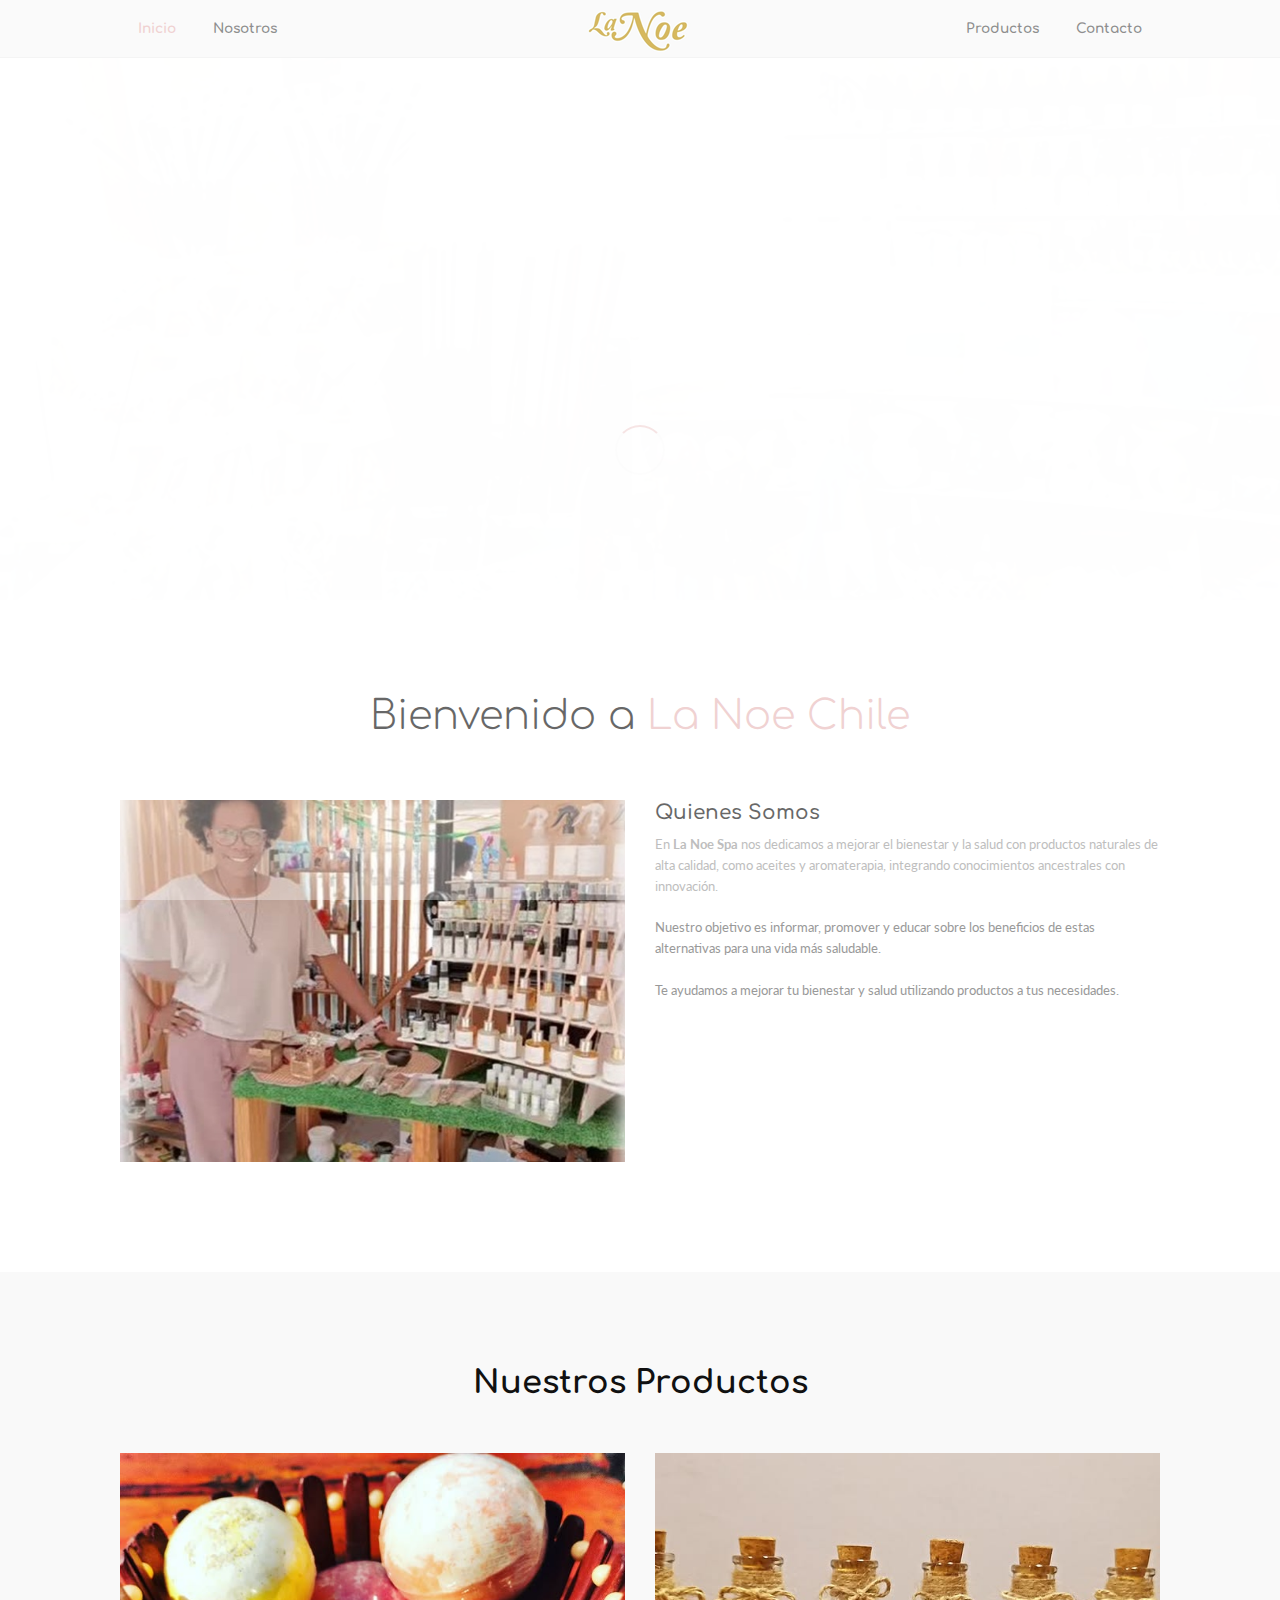
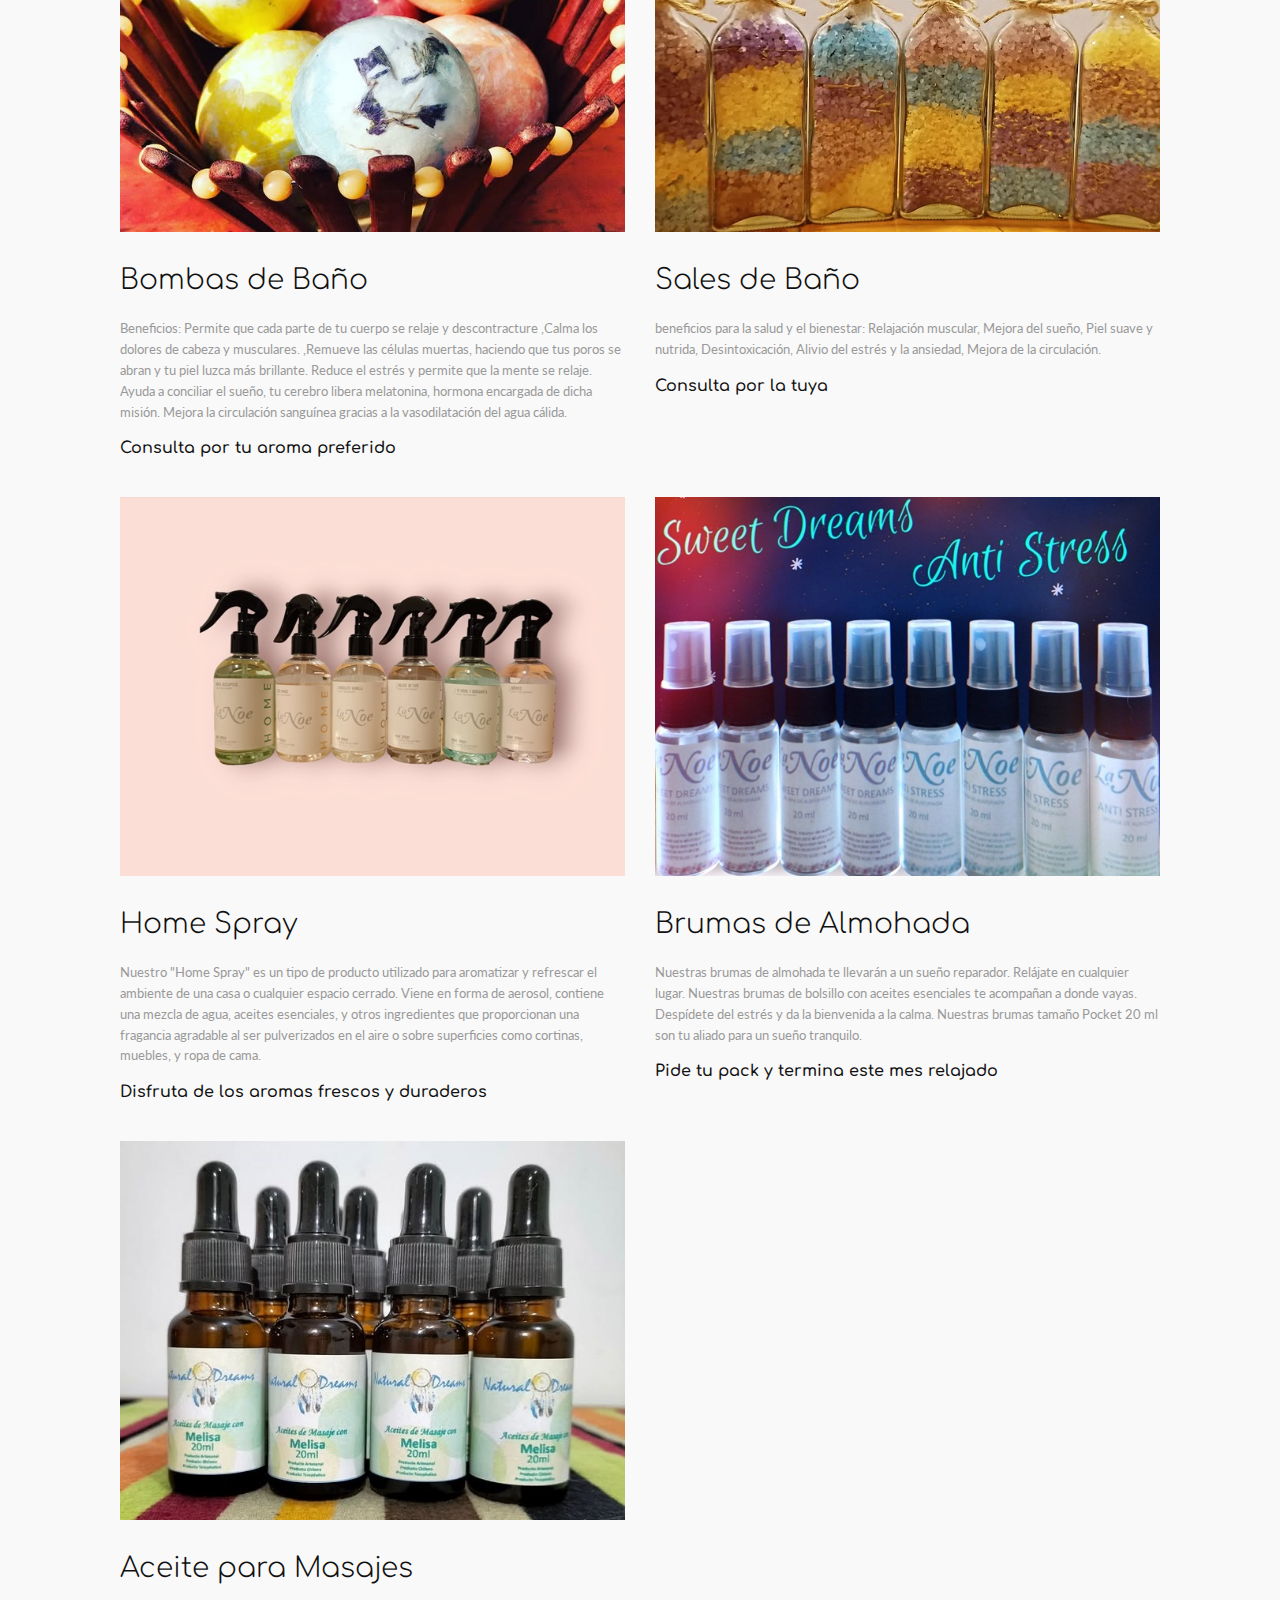
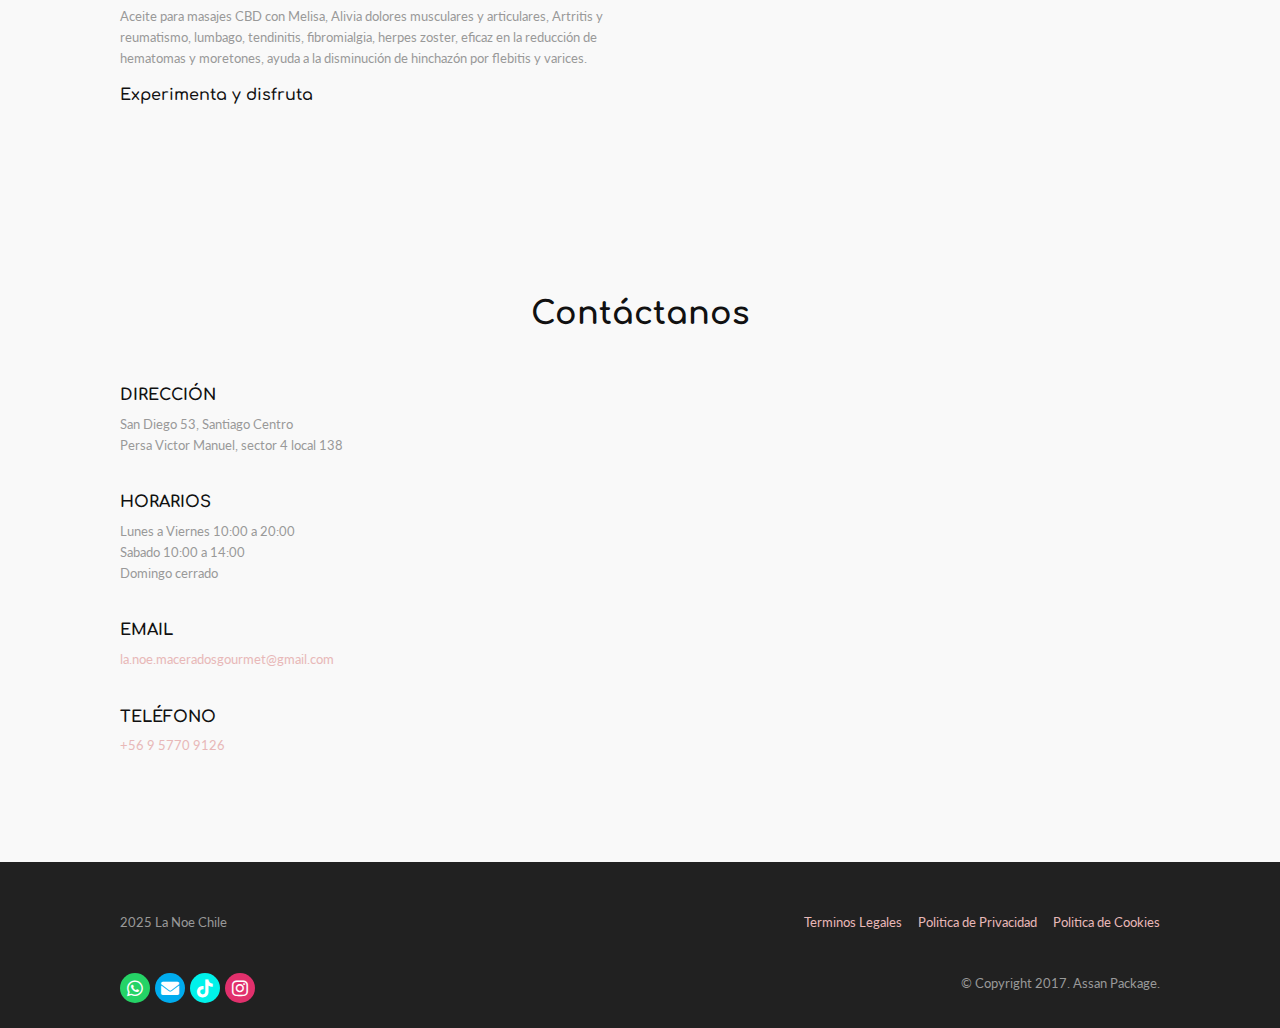
<file: index.html>
<!DOCTYPE html>
<html lang="en">
    <head>
        <meta charset="utf-8">
        <meta name="viewport" content="width=device-width, initial-scale=1, shrink-to-fit=no">
        <title>La Noe</title>
        <link href="css/plugins/plugins.css" rel="stylesheet">
        <link href="dzsparallaxer/dzsparallaxer.css" rel="stylesheet">
        <link href="dzsparallaxer/scroller.css" rel="stylesheet">
        <link href="dzsparallaxer/advancedscroller/plugin.css" rel="stylesheet">
        <link href="linearicons/fonts.css" rel="stylesheet">
        <link rel="stylesheet" type="text/css" href="revolution/css/settings.css">
        <link rel="stylesheet" type="text/css" href="revolution/css/layers.css">
        <link rel="stylesheet" type="text/css" href="revolution/css/navigation.css">
        <link href="css/style.css" rel="stylesheet">
        <link rel="icon"
		href="/images/lanoe.ico"
		sizes="any">
        <meta name="description"
              content="En La Noe Spa nos dedicamos a mejorar el bienestar y la salud con productos naturales de alta calidad, como aceites y aromaterapia, integrando conocimientos ancestrales con innovación. Nuestro objetivo es informar, promover y educar sobre los beneficios de estas alternativas para una vida más saludable">
        <meta property="og:title"
              content="La Noe Chile - Tienda de medicina alternativa y aromaterapia">
        <meta property="og:type"
              content="website">
        <link href="https://cdnjs.cloudflare.com/ajax/libs/font-awesome/6.0.0/css/all.min.css" rel="stylesheet">
    </head>

    <body data-spy="scroll" data-target="#navbarsExampleDefault" data-offset="58">
        <div id="preloader">
            <div id="preloader-inner"></div>
        </div>
        <nav class="navbar navbar-expand-lg navbar-light bg-white header-center navbar-onepage fixed-top">
            <div class="container">
                <button class="navbar-toggler navbar-toggler-right" type="button" data-toggle="collapse" data-target="#navbarsExampleDefault" aria-controls="navbarsExampleDefault" aria-expanded="false" aria-label="Toggle navigation">
                    <span class="navbar-toggler-icon"></span>
                </button>
                <a class="navbar-brand" href="#home"><img src="images/logoLaNoe.png" alt=""></a>
                <div class="collapse navbar-collapse" id="navbarsExampleDefault">

                    <ul class="navbar-nav mr-auto">
                        <li class="nav-item"><a data-scroll class="nav-link active" href="#home">Inicio</a></li>
                        <li class="nav-item"><a data-scroll class="nav-link" href="#about">Nosotros</a></li>
                    </ul>
                    <ul class="navbar-nav ml-auto">
                        <li class="nav-item"><a data-scroll class="nav-link" href="#services">Productos</a></li>
                        <li class="nav-item"><a data-scroll class="nav-link" href="#contact">Contacto</a></li>
                    </ul>
                </div>
            </div>
        </nav>


        <section id="home">
            <div id="rev_slider_1078_1_wrapper" class="rev_slider_wrapper fullwidthbanner-container" data-alias="classic4export" data-source="gallery" style="margin:0px auto;background-color:transparent;padding:0px;margin-top:0px;margin-bottom:0px;">
                <div id="rev_slider_1078_1" class="rev_slider fullwidthabanner" style="display:none;" data-version="5.4.1">
                    <ul>
                        <li data-index="rs-3045" data-transition="parallaxtoleft" data-slotamount="default" data-hideafterloop="0" data-hideslideonmobile="off"  data-easein="Power4.easeInOut" data-easeout="Power4.easeInOut" data-masterspeed="2000" data-rotate="0"  data-fstransition="fade" data-fsmasterspeed="1500" data-fsslotamount="7" data-saveperformance="off"  data-title="Intro" data-param1="" data-param2="" data-param3="" data-param4="" data-param5="" data-param6="" data-param7="" data-param8="" data-param9="" data-param10="" data-description="">
                            <img src="images/carruselStand1.webp"  alt=""  data-bgposition="center center" data-bgfit="cover" data-bgrepeat="no-repeat" data-bgparallax="10" class="rev-slidebg" data-no-retina>
                            <div class="tp-caption mainSlide-Subtitle   tp-resizeme"
                                 id="slide-1706-layer-1"
                                 data-x="['left','left','left','left']" data-hoffset="['70','70','70','15']"
                                 data-y="['middle','middle','middle','middle']" data-voffset="['-110','-110','-90','-30']"
                                 data-width="none"
                                 data-height="none"
                                 data-whitespace="nowrap"
                                 data-fontsize="['20','20','20','20']"
                                 data-lineheight="['25','25','25','25']"
                                 data-type="text"
                                 data-responsive_offset="on"
                                 data-frames='[{"delay":800,"speed":1500,"frame":"0","from":"y:50px;opacity:0;","to":"o:1;","ease":"Power3.easeInOut"},{"delay":"wait","speed":300,"frame":"999","to":"opacity:0;","ease":"Power3.easeInOut"}]'
                                 data-textAlign="['left','left','left','left']"
                                 data-paddingtop="[0,0,0,0]"
                                 data-paddingright="[0,0,0,0]"
                                 data-paddingbottom="[0,0,0,0]"
                                 data-paddingleft="[0,0,0,0]"

                                 style="z-index: 7; white-space: nowrap;text-transform:left;">La Noe Chile </div>
                            <div class="tp-caption mainSlide-Title  tp-resizeme"
                                 id="slide-1706-layer-2"
                                 data-x="['left','left','left','left']" data-hoffset="['70','70','70','15']"
                                 data-y="['middle','middle','middle','middle']" data-voffset="['-20','-20','00','50']"
                                 data-fontsize="['55','55','40','30']"
                                 data-lineheight="['65','65','55','35']"
                                 data-width="['800','700','621','420']"
                                 data-height="none"
                                 data-whitespace="normal"

                                 data-type="text"
                                 data-responsive_offset="on"
                                 data-frames='[{"delay":1400,"speed":1500,"frame":"0","from":"y:50px;opacity:0;","to":"o:1;","ease":"Power3.easeInOut"},{"delay":"wait","speed":300,"frame":"999","to":"opacity:0;","ease":"Power3.easeInOut"}]'
                                 data-textAlign="['left','left','left','left']"
                                 data-paddingtop="[0,0,0,0]"
                                 data-paddingright="[0,0,0,0]"
                                 data-paddingbottom="[10,10,10,10]"
                                 data-paddingleft="[0,0,0,0]"
                                 style="z-index: 6; text-align:left; max-width:1170px; white-space: normal;">Productos naturales <br>y aromaterapia!</div>
                            <div class="tp-caption mainSlide-Button btn btn-lg btn-white "
                                 id="slide-1706-layer-3"
                                 data-x="['left','left','left','left']" data-hoffset="['70','70','70','15']"
                                 data-y="['middle','middle','middle','middle']" data-voffset="['80','80','100','130']"
                                 data-width="none"
                                 data-height="none"
                                 data-whitespace="nowrap"

                                 data-type="button"
                                 data-actions='[{"event":"click","action":"scrollbelow","offset":"px","delay":""}]'
                                 data-responsive_offset="on"
                                 data-responsive="off"
                                 data-frames='[{"delay":2000,"speed":1500,"frame":"0","from":"y:50px;opacity:0;","to":"o:1;","ease":"Power3.easeInOut"},{"delay":"wait","speed":300,"frame":"999","to":"opacity:0;","ease":"Power3.easeInOut"}]'
                                 data-textAlign="['left','left','left','left']"
                                 data-paddingtop="[12,12,12,12]"
                                 data-paddingright="[35,35,35,35]"
                                 data-paddingbottom="[12,12,12,12]"
                                 data-paddingleft="[35,35,35,35]"

                                 style="z-index: 8; white-space: nowrap;outline:none;box-shadow:none;box-sizing:border-box;-moz-box-sizing:border-box;-webkit-box-sizing:border-box;cursor:pointer;">Leer más </div>
                        </li>
                        <li data-index="rs-3046" data-transition="parallaxtoleft" data-slotamount="default" data-hideafterloop="0" data-hideslideonmobile="off"  data-easein="Power4.easeInOut" data-easeout="Power4.easeInOut" data-masterspeed="2000" data-rotate="0"  data-fstransition="fade" data-fsmasterspeed="1500" data-fsslotamount="7" data-saveperformance="off"  data-title="Intro" data-param1="" data-param2="" data-param3="" data-param4="" data-param5="" data-param6="" data-param7="" data-param8="" data-param9="" data-param10="" data-description="">
                            <img src="images/carruselCalmingWaters.webp"  alt=""  data-bgposition="center center" data-bgfit="cover" data-bgrepeat="no-repeat" data-bgparallax="10" class="rev-slidebg" data-no-retina>
                            <div class="tp-caption mainSlide-Title   tp-resizeme"
                                 id="slide-1706-layer-4"
                                 data-x="['right','right','right','right']" data-hoffset="['50','50','50','20']"
                                 data-y="['middle','middle','middle','middle']" data-voffset="['0','0','0','1']"
                                 data-fontsize="['55','55','40','30']"
                                 data-lineheight="['65','65','50','35']"
                                 data-width="['1140','900','721','420']"
                                 data-height="none"
                                 data-whitespace="normal"

                                 data-type="text"
                                 data-responsive_offset="on"
                                 data-frames='[{"delay":1000,"speed":1500,"frame":"0","from":"y:50px;opacity:0;","to":"o:1;","ease":"Power3.easeInOut"},{"delay":"wait","speed":300,"frame":"999","to":"opacity:0;","ease":"Power3.easeInOut"}]'
                                 data-textAlign="['right','right','right','right']"
                                 data-paddingtop="[0,0,0,0]"
                                 data-paddingright="[0,0,0,0]"
                                 data-paddingbottom="[10,10,10,10]"
                                 data-paddingleft="[0,0,0,0]"
                                 style="z-index: 6; white-space: normal;">La Noe's<br>Calming Waters</div>
                            <div class="tp-caption mainSlide-caption mainSlide-Subtitle  tp-resizeme"
                                 id="slide-1706-layer-5"
                                 data-x="['right','right','right','right']" data-hoffset="['50','50','50','20']"
                                 data-y="['middle','middle','middle','middle']" data-voffset="['90','90','90','50']"
                                 data-fontsize="['24','24','24','16']"
                                 data-lineheight="['34','34','34','26']"
                                 data-width="['800','700','621','420']"
                                 data-height="none"
                                 data-whitespace="normal"
                                 data-type="text"
                                 data-responsive_offset="on"
                                 data-frames='[{"delay":1400,"speed":1500,"frame":"0","from":"y:50px;opacity:0;","to":"o:1;","ease":"Power3.easeInOut"},{"delay":"wait","speed":300,"frame":"999","to":"opacity:0;","ease":"Power3.easeInOut"}]'
                                 data-textAlign="['right','right','right','right']"
                                 data-paddingtop="[0,0,0,0]"
                                 data-paddingright="[0,0,0,0]"
                                 data-paddingbottom="[10,10,10,10]"
                                 data-paddingleft="[0,0,0,0]"
                                 style="z-index: 6; text-align:left; max-width:1170px; white-space: normal;">aguas florales y herbales</div>
                        </li>
                    </ul>
                    <div class="tp-bannertimer" style="height: 7px; background-color: rgba(255, 255, 255, 0.25);"></div>	</div>
            </div>
        </section>
        <div class="container pt90 pb60" id="about">
            <div class="row pb50">
                <div class="col-md-8 mr-auto ml-auto text-center">
                    <h2 class="font300 h1">
                        Bienvenido a <span class="text-primary">La Noe Chile</span>
                    </h2>
                </div>
            </div>
            <div class="row">
                <div class="col-md-6 mb30">
                    <img src="images/Nosotros1.jpg" alt="" class="img-fluid mb20">
                </div>
                <div class="col-md-6 mb30">
                    <h4>Quienes Somos</h4>
                    <p>
                        En <strong>La Noe Spa</strong> nos dedicamos a mejorar el bienestar y la salud con productos naturales de alta calidad, como aceites y aromaterapia, integrando conocimientos ancestrales con innovación.
                        <br><br>Nuestro objetivo es informar, promover y educar sobre los beneficios de estas alternativas para una vida más saludable.
                        <br><br>Te ayudamos a mejorar tu bienestar y salud utilizando productos a tus necesidades.
                    </p>
                </div>
            </div>
        </div>
        <div id="services" class="bg-faded">
            <div class="container pt90 pb60">
                <h4 class="text-center mb50 font700 h2">Nuestros Productos</h4>
                <div class="row">
                    <div class="col-md-6 mb30">
                        <img src="images/ProductoBombasBaño.webp" alt="" class="img-fluid mb30">
                        <h3 class="mb20 font300">Bombas de Baño</h3>
                        <p>
                            Beneficios: Permite que cada parte de tu cuerpo se relaje y descontracture
                            ,Calma los dolores de cabeza y musculares.
                            ,Remueve las células muertas, haciendo que tus poros se abran y tu piel luzca más brillante.
                            Reduce el estrés y permite que la mente se relaje.
                            Ayuda a conciliar el sueño, tu cerebro libera melatonina, hormona encargada de dicha misión.
                            Mejora la circulación sanguínea gracias a la vasodilatación del agua cálida.
                        </p>
                        <h5>Consulta por tu aroma preferido</h5>
                    </div>
                    <div class="col-md-6 mb30">
                        <img src="images/productoSalesBaño.webp" alt="" class="img-fluid mb30">
                        <h3 class="mb20 font300">Sales de Baño</h3>
                        <p>
                            beneficios para la salud y el bienestar:
                            Relajación muscular,
                            Mejora del sueño,
                            Piel suave y nutrida,
                            Desintoxicación,
                            Alivio del estrés y la ansiedad,
                            Mejora de la circulación.
                        </p>
                        <h5>Consulta por la tuya</h5>
                    </div>
                    <div class="col-md-6 mb30">
                        <img src="images/productoHomeSpray.jpeg" alt="" class="img-fluid mb30">
                        <h3 class="mb20 font300">Home Spray</h3>
                        <p>
                            Nuestro "Home Spray" es un tipo de producto utilizado para aromatizar y refrescar el ambiente de una casa o cualquier espacio cerrado. Viene en forma de aerosol, contiene una mezcla de agua, aceites esenciales, y otros ingredientes que proporcionan una fragancia agradable al ser pulverizados en el aire o sobre superficies como cortinas, muebles, y ropa de cama.
                        </p>
                        <h5>Disfruta de los aromas frescos y duraderos</h5>
                    </div>
                    <div class="col-md-6 mb30">
                        <img src="images/productoBrumasDeAlmohada.jpeg" alt="" class="img-fluid mb30">
                        <h3 class="mb20 font300">Brumas de Almohada</h3>
                        <p>
                            Nuestras brumas de almohada te llevarán a un sueño reparador. Relájate en cualquier lugar. Nuestras brumas de bolsillo con aceites esenciales te acompañan a donde vayas. Despídete del estrés y da la bienvenida a la calma. Nuestras brumas tamaño Pocket 20 ml son tu aliado para un sueño tranquilo.
                        </p>
                        <h5>Pide tu pack y termina este mes relajado</h5>
                    </div>
                    <div class="col-md-6 mb30">
                        <img src="images/productoAceiteMasajes.jpg" alt="" class="img-fluid mb30">
                        <h3 class="mb20 font300">Aceite para Masajes</h3>
                        <p>
                            Aceite para masajes CBD con Melisa, Alivia dolores musculares y articulares,
                            Artritis y reumatismo, lumbago, tendinitis, fibromialgia, herpes zoster, eficaz en la reducción de hematomas y moretones, ayuda a la disminución de hinchazón por flebitis y varices.
                        </p>
                        <h5>Experimenta y disfruta</h5>
                    </div>
                </div>
            </div>
        </div>
        <div class="bg-faded pt90 pb60" id="contact">
            <div class="container">
                <h4 class="text-center mb50 font700 h2">Contáctanos</h4>
                <div class="row align-items-center">
                    <div class="col-md-3 mb30">
                        <h4 class="text-uppercase h6 font700">Dirección</h4>
                        <p>
                            San Diego 53, Santiago Centro<br>Persa Victor Manuel, sector 4 local 138
                        </p>
                        <br>
                        <h4 class="text-uppercase h6 font700">Horarios</h4>
                            <p>
                            Lunes a Viernes 10:00 a 20:00<br>
                            Sabado 10:00 a 14:00<br>
                            Domingo cerrado</p>
                        <br>
                        <h4 class="text-uppercase h6 font700">Email</h4>
                        <p>
                            <a href="mailto:la.noe.maceradosgourmet@gmail.com" target="_blank">la.noe.maceradosgourmet@gmail.com</a></p>
                        <br>
                        <h4 class="text-uppercase h6 font700">Teléfono</h4>
                        <p>
                            <a href="https://wa.me/56957709126" target="_blank">+56 9 5770 9126</a>
                        </p>
                    </div>
                    <div class="col-md-7">
                        <div class="embed-responsive embed-responsive-16by9">
                        <iframe src="https://www.google.com/maps/embed?pb=!1m18!1m12!1m3!1d3329.154546962519!2d-70.65426492451064!3d-33.44527987339157!2m3!1f0!2f0!3f0!3m2!1i1024!2i768!4f13.1!3m3!1m2!1s0x9662c5a0ad586df5%3A0x529ec86ae54f3e6f!2sSan%20Diego%2053%2C%208330120%20Santiago%2C%20Regi%C3%B3n%20Metropolitana!5e0!3m2!1ses!2scl!4v1737258425930!5m2!1ses!2scl" width="600" height="450" style="border:0;" allowfullscreen="" loading="lazy" referrerpolicy="no-referrer-when-downgrade"></iframe>
                        </div>
                    </div>
                </div>
            </div>
        </div>
        <footer class="footer">
            <div class="container">
                <div class="row">
                    <div class="col-md-6">
                        2025 La Noe Chile
                    </div>
                    <div class="col-md-6 d-flex justify-content-end">
                            <a class="ml-3" href="/terminos-y-condiciones.html"
                               target="_blank">Terminos Legales</a>
                            <a class="ml-3" href="/politica-de-privacidad.html"
                               target="_blank">Politica de Privacidad</a>
                            <a class="ml-3" href="/politica-de-cookies"
                               target="_blank">Politica de Cookies</a>
                    </div>
                </div>
                <div class="row pt40">
                    <div class="col-md-6">
                        <a href="https://wa.me/1202344493949" class="social-icon-sm si-dark si-colored-whatsapp si-gray-round">
                            <i class="fa-brands fa-whatsapp"></i>
                            <i class="fa-brands fa-whatsapp"></i>
                        </a>
                        <a href="mailto:support@assan.com" class="social-icon-sm  si-dark si-colored-twitter si-gray-round">
                            <i class="fa-solid fa-envelope"></i>
                            <i class="fa-solid fa-envelope"></i>
                        </a>
                        <a href="https://www.tiktok.com/@lanoechile" class="social-icon-sm si-dark si-colored-tiktok si-gray-round">
                            <i class="fa-brands fa-tiktok"></i>
                            <i class="fa-brands fa-tiktok"></i>
                        </a>
                        <a href="https://www.instagram.com/lanoechile/" class="social-icon-sm si-dark si-colored-instagram si-gray-round">
                            <i class="fa-brands fa-instagram"></i>
                            <i class="fa-brands fa-instagram"></i>
                        </a>
                    </div>
                    <div class="col-md-6 text-right">
                        &copy; Copyright 2017. Assan Package.
                    </div>
                </div>
            </div>
        </footer>
        <a href="#" class="back-to-top hidden-xs-down" id="back-to-top"><i class="fa fa-angle-up"></i></a>
        <script type="text/javascript" src="js/plugins/plugins.js"></script>
        <script type="text/javascript" src="js/beauty.custom.js"></script>
        <script type="text/javascript" src="dzsparallaxer/dzsparallaxer.js"></script>
        <script type="text/javascript" src="dzsparallaxer/scroller.js"></script>
        <script type="text/javascript" src="dzsparallaxer/advancedscroller/plugin.js"></script>
        <script type="text/javascript" src="revolution/js/jquery.themepunch.tools.min.js"></script>
        <script type="text/javascript" src="revolution/js/jquery.themepunch.revolution.min.js"></script>
        <script type="text/javascript" src="revolution/js/extensions/revolution.extension.actions.min.js"></script>
        <script type="text/javascript" src="revolution/js/extensions/revolution.extension.carousel.min.js"></script>
        <script type="text/javascript" src="revolution/js/extensions/revolution.extension.kenburn.min.js"></script>
        <script type="text/javascript" src="revolution/js/extensions/revolution.extension.layeranimation.min.js"></script>
        <script type="text/javascript" src="revolution/js/extensions/revolution.extension.migration.min.js"></script>
        <script type="text/javascript" src="revolution/js/extensions/revolution.extension.navigation.min.js"></script>
        <script type="text/javascript" src="revolution/js/extensions/revolution.extension.parallax.min.js"></script>
        <script type="text/javascript" src="revolution/js/extensions/revolution.extension.slideanims.min.js"></script>
        <script type="text/javascript" src="js/revolution-custom.js"></script>
    </body>
</html>
</file>
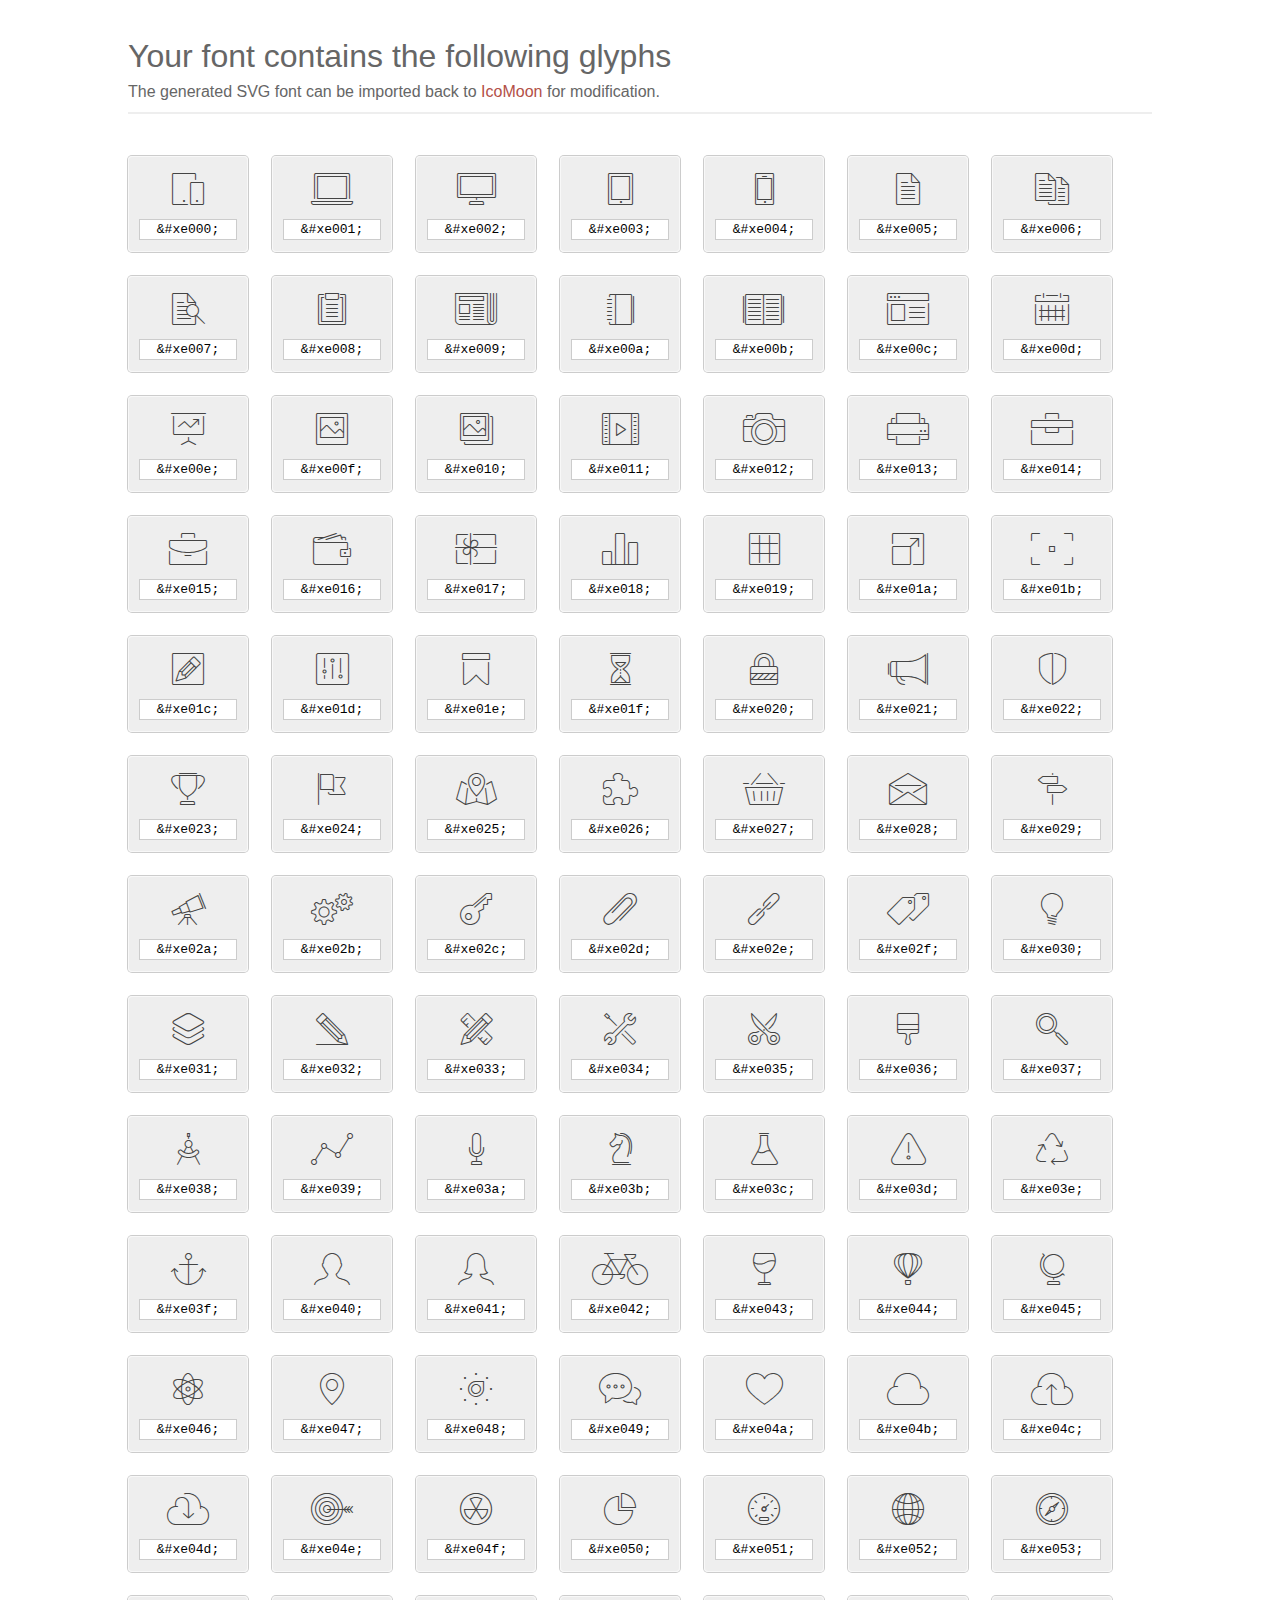
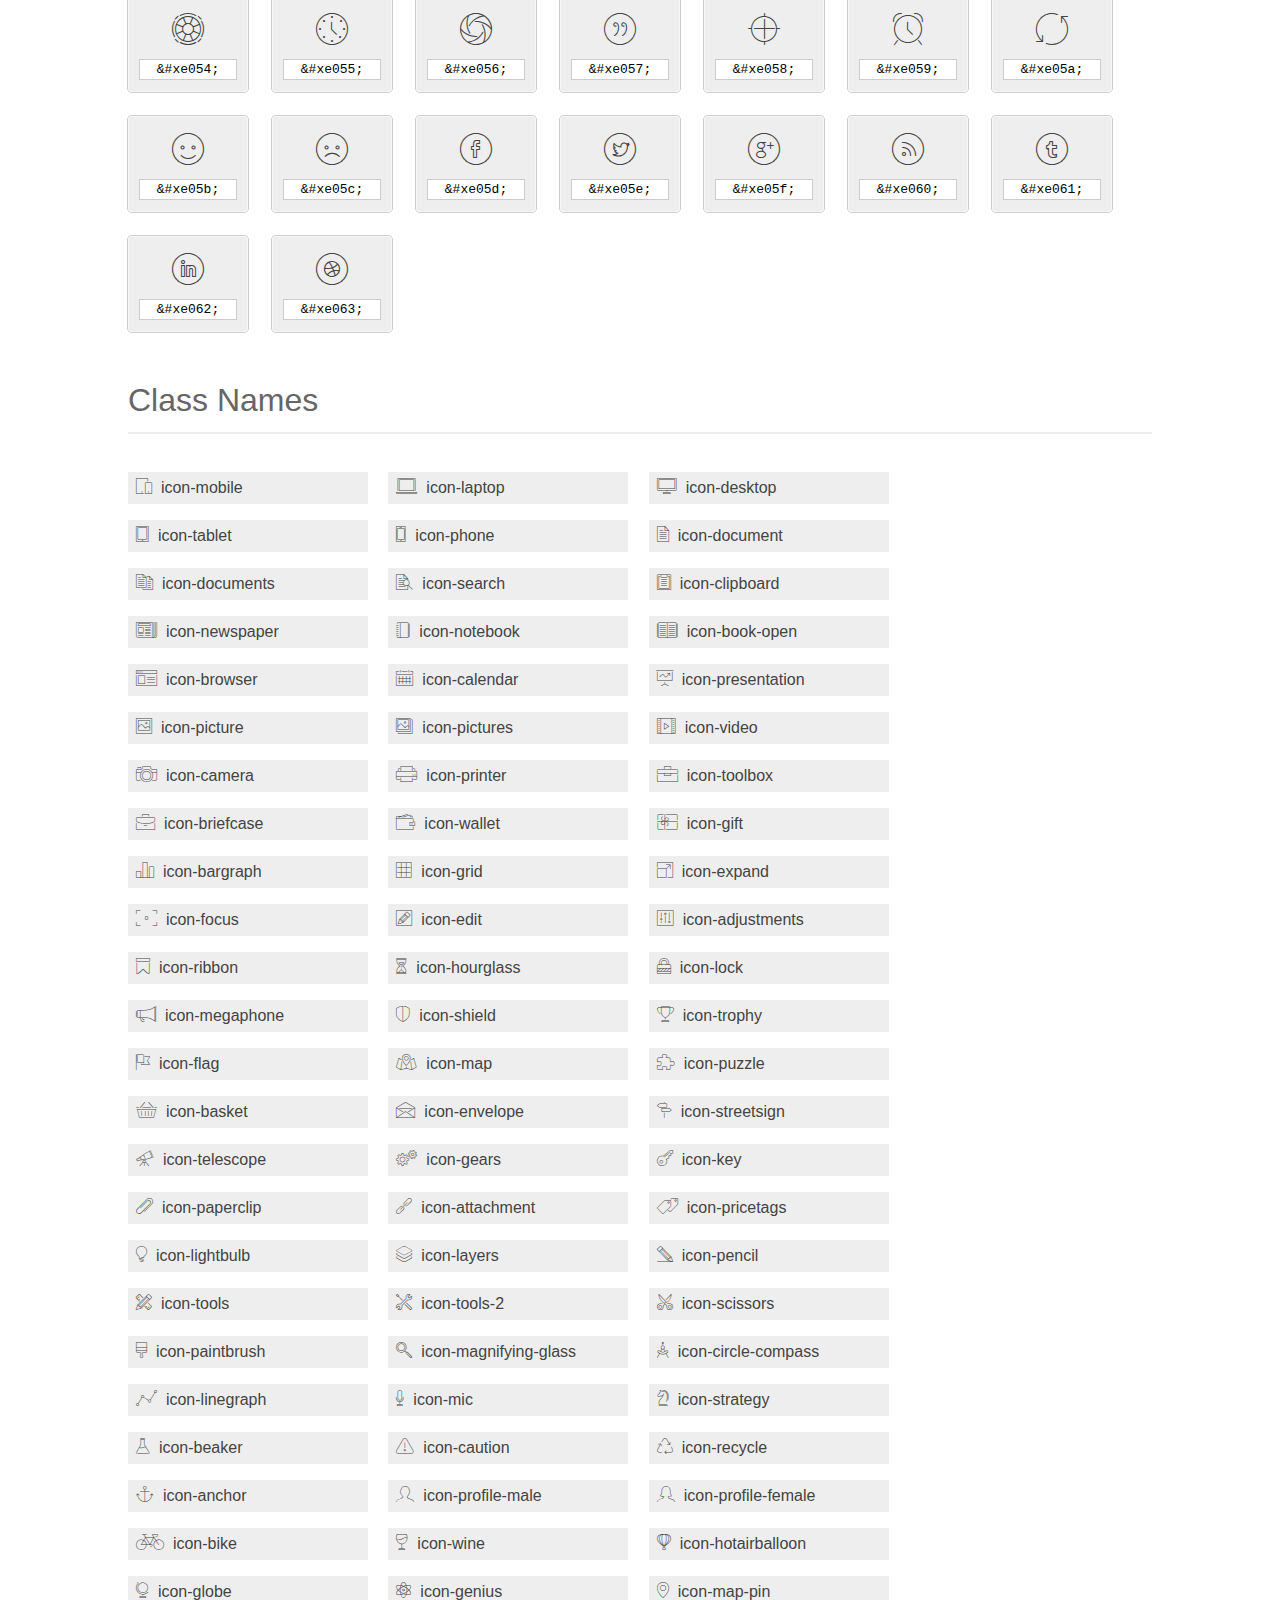
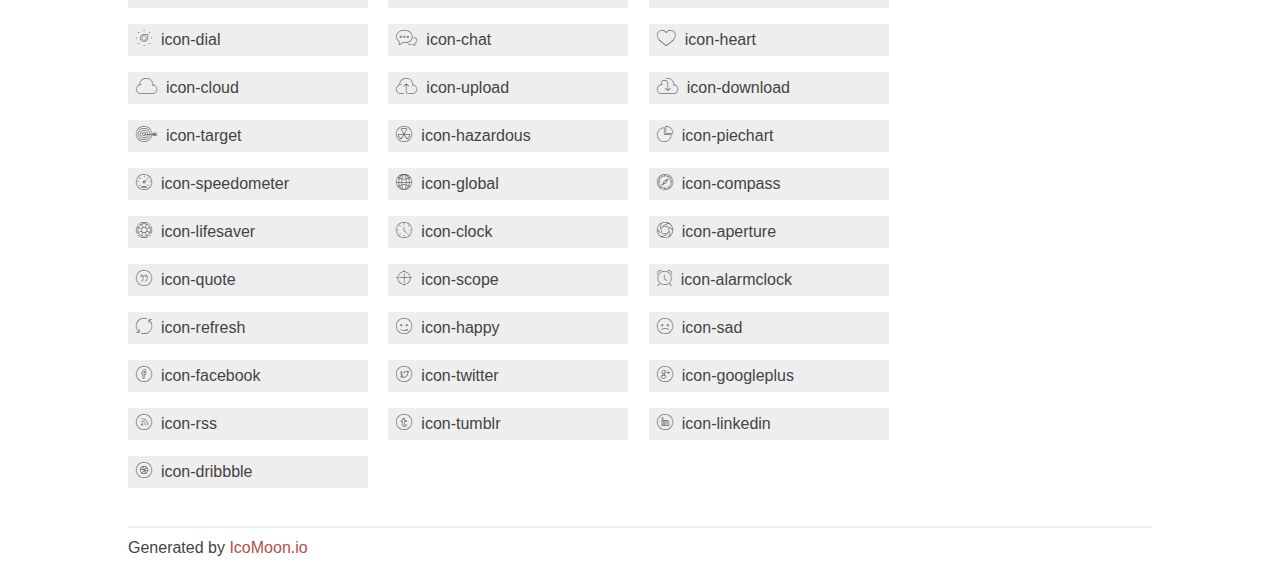
<file: et-line-font/index.html>
<!doctype html>
<html>
<head>
<title>Your Font/Glyphs</title>
<link rel="stylesheet" href="style.css" />
<!--[if lte IE 7]><script src="lte-ie7.js"></script><![endif]-->
<style>
	section, header, footer {display: block;}
	body {
		font-family: sans-serif;
		color: #444;
		line-height: 1.5;
		font-size: 1em;
	}
	* {
		-moz-box-sizing: border-box;
		-webkit-box-sizing: border-box;
		box-sizing: border-box;
		margin: 0;
		padding: 0;
	}
	.glyph {
		font-size: 16px;
		float: left;
		text-align: center;
		background: #eee;
		padding: .75em;
		margin: .75em 1.5em .75em 0;
		width: 7.5em;
		border-radius: .25em;
		box-shadow: inset 0 0 0 1px #f8f8f8, 0 0 0 1px #CCC;
	}
	.glyph input {
		font-family: consolas, monospace;
		font-size: 13px;
		width: 100%;
		text-align: center;
		border: 0;
		box-shadow: 0 0 0 1px #ccc;
		padding: .125em;
	}
	.w-main {
		width: 80%;
	}
	.centered {
		margin-left: auto;
		margin-right: auto;
	}
	.fs1 {
		font-size: 2em;
	}
	header {
		margin: 2em 0;
		padding-bottom: .5em;
		color: #666;
		box-shadow: 0 2px #eee;
	}
	header h1 {
		font-size: 2em;
		font-weight: normal;
	}
	.clearfix:before, .clearfix:after { content: ""; display: table; }
	.clearfix:after, .clear { clear: both; }
	footer {
		margin-top: 2em;
		padding: .5em 0;
		box-shadow: 0 -2px #eee;
	}
	a, a:visited {
		color: #B35047;
		text-decoration: none;
	}
	a:hover, a:focus {color: #000;}
	.box1 {
		font-size: 16px;
		display: inline-block;
		width: 15em;
		padding: .25em .5em;
		background: #eee;
		margin: .5em 1em .5em 0;
	}
</style>
</head>
<body>
	<div class="w-main centered">
	<section class="mtm clearfix" id="glyphs">
	<header>
		<h1>Your font contains the following glyphs</h1>
		<p>The generated SVG font can be imported back to <a href="http://icomoon.io/app">IcoMoon</a> for modification.</p>
	</header>
	<div class="glyph">
		<div class="fs1" aria-hidden="true" data-icon="&#xe000;"></div>
		<input type="text" readonly="readonly" value="&amp;#xe000;" />
	</div>
	<div class="glyph">
		<div class="fs1" aria-hidden="true" data-icon="&#xe001;"></div>
		<input type="text" readonly="readonly" value="&amp;#xe001;" />
	</div>
	<div class="glyph">
		<div class="fs1" aria-hidden="true" data-icon="&#xe002;"></div>
		<input type="text" readonly="readonly" value="&amp;#xe002;" />
	</div>
	<div class="glyph">
		<div class="fs1" aria-hidden="true" data-icon="&#xe003;"></div>
		<input type="text" readonly="readonly" value="&amp;#xe003;" />
	</div>
	<div class="glyph">
		<div class="fs1" aria-hidden="true" data-icon="&#xe004;"></div>
		<input type="text" readonly="readonly" value="&amp;#xe004;" />
	</div>
	<div class="glyph">
		<div class="fs1" aria-hidden="true" data-icon="&#xe005;"></div>
		<input type="text" readonly="readonly" value="&amp;#xe005;" />
	</div>
	<div class="glyph">
		<div class="fs1" aria-hidden="true" data-icon="&#xe006;"></div>
		<input type="text" readonly="readonly" value="&amp;#xe006;" />
	</div>
	<div class="glyph">
		<div class="fs1" aria-hidden="true" data-icon="&#xe007;"></div>
		<input type="text" readonly="readonly" value="&amp;#xe007;" />
	</div>
	<div class="glyph">
		<div class="fs1" aria-hidden="true" data-icon="&#xe008;"></div>
		<input type="text" readonly="readonly" value="&amp;#xe008;" />
	</div>
	<div class="glyph">
		<div class="fs1" aria-hidden="true" data-icon="&#xe009;"></div>
		<input type="text" readonly="readonly" value="&amp;#xe009;" />
	</div>
	<div class="glyph">
		<div class="fs1" aria-hidden="true" data-icon="&#xe00a;"></div>
		<input type="text" readonly="readonly" value="&amp;#xe00a;" />
	</div>
	<div class="glyph">
		<div class="fs1" aria-hidden="true" data-icon="&#xe00b;"></div>
		<input type="text" readonly="readonly" value="&amp;#xe00b;" />
	</div>
	<div class="glyph">
		<div class="fs1" aria-hidden="true" data-icon="&#xe00c;"></div>
		<input type="text" readonly="readonly" value="&amp;#xe00c;" />
	</div>
	<div class="glyph">
		<div class="fs1" aria-hidden="true" data-icon="&#xe00d;"></div>
		<input type="text" readonly="readonly" value="&amp;#xe00d;" />
	</div>
	<div class="glyph">
		<div class="fs1" aria-hidden="true" data-icon="&#xe00e;"></div>
		<input type="text" readonly="readonly" value="&amp;#xe00e;" />
	</div>
	<div class="glyph">
		<div class="fs1" aria-hidden="true" data-icon="&#xe00f;"></div>
		<input type="text" readonly="readonly" value="&amp;#xe00f;" />
	</div>
	<div class="glyph">
		<div class="fs1" aria-hidden="true" data-icon="&#xe010;"></div>
		<input type="text" readonly="readonly" value="&amp;#xe010;" />
	</div>
	<div class="glyph">
		<div class="fs1" aria-hidden="true" data-icon="&#xe011;"></div>
		<input type="text" readonly="readonly" value="&amp;#xe011;" />
	</div>
	<div class="glyph">
		<div class="fs1" aria-hidden="true" data-icon="&#xe012;"></div>
		<input type="text" readonly="readonly" value="&amp;#xe012;" />
	</div>
	<div class="glyph">
		<div class="fs1" aria-hidden="true" data-icon="&#xe013;"></div>
		<input type="text" readonly="readonly" value="&amp;#xe013;" />
	</div>
	<div class="glyph">
		<div class="fs1" aria-hidden="true" data-icon="&#xe014;"></div>
		<input type="text" readonly="readonly" value="&amp;#xe014;" />
	</div>
	<div class="glyph">
		<div class="fs1" aria-hidden="true" data-icon="&#xe015;"></div>
		<input type="text" readonly="readonly" value="&amp;#xe015;" />
	</div>
	<div class="glyph">
		<div class="fs1" aria-hidden="true" data-icon="&#xe016;"></div>
		<input type="text" readonly="readonly" value="&amp;#xe016;" />
	</div>
	<div class="glyph">
		<div class="fs1" aria-hidden="true" data-icon="&#xe017;"></div>
		<input type="text" readonly="readonly" value="&amp;#xe017;" />
	</div>
	<div class="glyph">
		<div class="fs1" aria-hidden="true" data-icon="&#xe018;"></div>
		<input type="text" readonly="readonly" value="&amp;#xe018;" />
	</div>
	<div class="glyph">
		<div class="fs1" aria-hidden="true" data-icon="&#xe019;"></div>
		<input type="text" readonly="readonly" value="&amp;#xe019;" />
	</div>
	<div class="glyph">
		<div class="fs1" aria-hidden="true" data-icon="&#xe01a;"></div>
		<input type="text" readonly="readonly" value="&amp;#xe01a;" />
	</div>
	<div class="glyph">
		<div class="fs1" aria-hidden="true" data-icon="&#xe01b;"></div>
		<input type="text" readonly="readonly" value="&amp;#xe01b;" />
	</div>
	<div class="glyph">
		<div class="fs1" aria-hidden="true" data-icon="&#xe01c;"></div>
		<input type="text" readonly="readonly" value="&amp;#xe01c;" />
	</div>
	<div class="glyph">
		<div class="fs1" aria-hidden="true" data-icon="&#xe01d;"></div>
		<input type="text" readonly="readonly" value="&amp;#xe01d;" />
	</div>
	<div class="glyph">
		<div class="fs1" aria-hidden="true" data-icon="&#xe01e;"></div>
		<input type="text" readonly="readonly" value="&amp;#xe01e;" />
	</div>
	<div class="glyph">
		<div class="fs1" aria-hidden="true" data-icon="&#xe01f;"></div>
		<input type="text" readonly="readonly" value="&amp;#xe01f;" />
	</div>
	<div class="glyph">
		<div class="fs1" aria-hidden="true" data-icon="&#xe020;"></div>
		<input type="text" readonly="readonly" value="&amp;#xe020;" />
	</div>
	<div class="glyph">
		<div class="fs1" aria-hidden="true" data-icon="&#xe021;"></div>
		<input type="text" readonly="readonly" value="&amp;#xe021;" />
	</div>
	<div class="glyph">
		<div class="fs1" aria-hidden="true" data-icon="&#xe022;"></div>
		<input type="text" readonly="readonly" value="&amp;#xe022;" />
	</div>
	<div class="glyph">
		<div class="fs1" aria-hidden="true" data-icon="&#xe023;"></div>
		<input type="text" readonly="readonly" value="&amp;#xe023;" />
	</div>
	<div class="glyph">
		<div class="fs1" aria-hidden="true" data-icon="&#xe024;"></div>
		<input type="text" readonly="readonly" value="&amp;#xe024;" />
	</div>
	<div class="glyph">
		<div class="fs1" aria-hidden="true" data-icon="&#xe025;"></div>
		<input type="text" readonly="readonly" value="&amp;#xe025;" />
	</div>
	<div class="glyph">
		<div class="fs1" aria-hidden="true" data-icon="&#xe026;"></div>
		<input type="text" readonly="readonly" value="&amp;#xe026;" />
	</div>
	<div class="glyph">
		<div class="fs1" aria-hidden="true" data-icon="&#xe027;"></div>
		<input type="text" readonly="readonly" value="&amp;#xe027;" />
	</div>
	<div class="glyph">
		<div class="fs1" aria-hidden="true" data-icon="&#xe028;"></div>
		<input type="text" readonly="readonly" value="&amp;#xe028;" />
	</div>
	<div class="glyph">
		<div class="fs1" aria-hidden="true" data-icon="&#xe029;"></div>
		<input type="text" readonly="readonly" value="&amp;#xe029;" />
	</div>
	<div class="glyph">
		<div class="fs1" aria-hidden="true" data-icon="&#xe02a;"></div>
		<input type="text" readonly="readonly" value="&amp;#xe02a;" />
	</div>
	<div class="glyph">
		<div class="fs1" aria-hidden="true" data-icon="&#xe02b;"></div>
		<input type="text" readonly="readonly" value="&amp;#xe02b;" />
	</div>
	<div class="glyph">
		<div class="fs1" aria-hidden="true" data-icon="&#xe02c;"></div>
		<input type="text" readonly="readonly" value="&amp;#xe02c;" />
	</div>
	<div class="glyph">
		<div class="fs1" aria-hidden="true" data-icon="&#xe02d;"></div>
		<input type="text" readonly="readonly" value="&amp;#xe02d;" />
	</div>
	<div class="glyph">
		<div class="fs1" aria-hidden="true" data-icon="&#xe02e;"></div>
		<input type="text" readonly="readonly" value="&amp;#xe02e;" />
	</div>
	<div class="glyph">
		<div class="fs1" aria-hidden="true" data-icon="&#xe02f;"></div>
		<input type="text" readonly="readonly" value="&amp;#xe02f;" />
	</div>
	<div class="glyph">
		<div class="fs1" aria-hidden="true" data-icon="&#xe030;"></div>
		<input type="text" readonly="readonly" value="&amp;#xe030;" />
	</div>
	<div class="glyph">
		<div class="fs1" aria-hidden="true" data-icon="&#xe031;"></div>
		<input type="text" readonly="readonly" value="&amp;#xe031;" />
	</div>
	<div class="glyph">
		<div class="fs1" aria-hidden="true" data-icon="&#xe032;"></div>
		<input type="text" readonly="readonly" value="&amp;#xe032;" />
	</div>
	<div class="glyph">
		<div class="fs1" aria-hidden="true" data-icon="&#xe033;"></div>
		<input type="text" readonly="readonly" value="&amp;#xe033;" />
	</div>
	<div class="glyph">
		<div class="fs1" aria-hidden="true" data-icon="&#xe034;"></div>
		<input type="text" readonly="readonly" value="&amp;#xe034;" />
	</div>
	<div class="glyph">
		<div class="fs1" aria-hidden="true" data-icon="&#xe035;"></div>
		<input type="text" readonly="readonly" value="&amp;#xe035;" />
	</div>
	<div class="glyph">
		<div class="fs1" aria-hidden="true" data-icon="&#xe036;"></div>
		<input type="text" readonly="readonly" value="&amp;#xe036;" />
	</div>
	<div class="glyph">
		<div class="fs1" aria-hidden="true" data-icon="&#xe037;"></div>
		<input type="text" readonly="readonly" value="&amp;#xe037;" />
	</div>
	<div class="glyph">
		<div class="fs1" aria-hidden="true" data-icon="&#xe038;"></div>
		<input type="text" readonly="readonly" value="&amp;#xe038;" />
	</div>
	<div class="glyph">
		<div class="fs1" aria-hidden="true" data-icon="&#xe039;"></div>
		<input type="text" readonly="readonly" value="&amp;#xe039;" />
	</div>
	<div class="glyph">
		<div class="fs1" aria-hidden="true" data-icon="&#xe03a;"></div>
		<input type="text" readonly="readonly" value="&amp;#xe03a;" />
	</div>
	<div class="glyph">
		<div class="fs1" aria-hidden="true" data-icon="&#xe03b;"></div>
		<input type="text" readonly="readonly" value="&amp;#xe03b;" />
	</div>
	<div class="glyph">
		<div class="fs1" aria-hidden="true" data-icon="&#xe03c;"></div>
		<input type="text" readonly="readonly" value="&amp;#xe03c;" />
	</div>
	<div class="glyph">
		<div class="fs1" aria-hidden="true" data-icon="&#xe03d;"></div>
		<input type="text" readonly="readonly" value="&amp;#xe03d;" />
	</div>
	<div class="glyph">
		<div class="fs1" aria-hidden="true" data-icon="&#xe03e;"></div>
		<input type="text" readonly="readonly" value="&amp;#xe03e;" />
	</div>
	<div class="glyph">
		<div class="fs1" aria-hidden="true" data-icon="&#xe03f;"></div>
		<input type="text" readonly="readonly" value="&amp;#xe03f;" />
	</div>
	<div class="glyph">
		<div class="fs1" aria-hidden="true" data-icon="&#xe040;"></div>
		<input type="text" readonly="readonly" value="&amp;#xe040;" />
	</div>
	<div class="glyph">
		<div class="fs1" aria-hidden="true" data-icon="&#xe041;"></div>
		<input type="text" readonly="readonly" value="&amp;#xe041;" />
	</div>
	<div class="glyph">
		<div class="fs1" aria-hidden="true" data-icon="&#xe042;"></div>
		<input type="text" readonly="readonly" value="&amp;#xe042;" />
	</div>
	<div class="glyph">
		<div class="fs1" aria-hidden="true" data-icon="&#xe043;"></div>
		<input type="text" readonly="readonly" value="&amp;#xe043;" />
	</div>
	<div class="glyph">
		<div class="fs1" aria-hidden="true" data-icon="&#xe044;"></div>
		<input type="text" readonly="readonly" value="&amp;#xe044;" />
	</div>
	<div class="glyph">
		<div class="fs1" aria-hidden="true" data-icon="&#xe045;"></div>
		<input type="text" readonly="readonly" value="&amp;#xe045;" />
	</div>
	<div class="glyph">
		<div class="fs1" aria-hidden="true" data-icon="&#xe046;"></div>
		<input type="text" readonly="readonly" value="&amp;#xe046;" />
	</div>
	<div class="glyph">
		<div class="fs1" aria-hidden="true" data-icon="&#xe047;"></div>
		<input type="text" readonly="readonly" value="&amp;#xe047;" />
	</div>
	<div class="glyph">
		<div class="fs1" aria-hidden="true" data-icon="&#xe048;"></div>
		<input type="text" readonly="readonly" value="&amp;#xe048;" />
	</div>
	<div class="glyph">
		<div class="fs1" aria-hidden="true" data-icon="&#xe049;"></div>
		<input type="text" readonly="readonly" value="&amp;#xe049;" />
	</div>
	<div class="glyph">
		<div class="fs1" aria-hidden="true" data-icon="&#xe04a;"></div>
		<input type="text" readonly="readonly" value="&amp;#xe04a;" />
	</div>
	<div class="glyph">
		<div class="fs1" aria-hidden="true" data-icon="&#xe04b;"></div>
		<input type="text" readonly="readonly" value="&amp;#xe04b;" />
	</div>
	<div class="glyph">
		<div class="fs1" aria-hidden="true" data-icon="&#xe04c;"></div>
		<input type="text" readonly="readonly" value="&amp;#xe04c;" />
	</div>
	<div class="glyph">
		<div class="fs1" aria-hidden="true" data-icon="&#xe04d;"></div>
		<input type="text" readonly="readonly" value="&amp;#xe04d;" />
	</div>
	<div class="glyph">
		<div class="fs1" aria-hidden="true" data-icon="&#xe04e;"></div>
		<input type="text" readonly="readonly" value="&amp;#xe04e;" />
	</div>
	<div class="glyph">
		<div class="fs1" aria-hidden="true" data-icon="&#xe04f;"></div>
		<input type="text" readonly="readonly" value="&amp;#xe04f;" />
	</div>
	<div class="glyph">
		<div class="fs1" aria-hidden="true" data-icon="&#xe050;"></div>
		<input type="text" readonly="readonly" value="&amp;#xe050;" />
	</div>
	<div class="glyph">
		<div class="fs1" aria-hidden="true" data-icon="&#xe051;"></div>
		<input type="text" readonly="readonly" value="&amp;#xe051;" />
	</div>
	<div class="glyph">
		<div class="fs1" aria-hidden="true" data-icon="&#xe052;"></div>
		<input type="text" readonly="readonly" value="&amp;#xe052;" />
	</div>
	<div class="glyph">
		<div class="fs1" aria-hidden="true" data-icon="&#xe053;"></div>
		<input type="text" readonly="readonly" value="&amp;#xe053;" />
	</div>
	<div class="glyph">
		<div class="fs1" aria-hidden="true" data-icon="&#xe054;"></div>
		<input type="text" readonly="readonly" value="&amp;#xe054;" />
	</div>
	<div class="glyph">
		<div class="fs1" aria-hidden="true" data-icon="&#xe055;"></div>
		<input type="text" readonly="readonly" value="&amp;#xe055;" />
	</div>
	<div class="glyph">
		<div class="fs1" aria-hidden="true" data-icon="&#xe056;"></div>
		<input type="text" readonly="readonly" value="&amp;#xe056;" />
	</div>
	<div class="glyph">
		<div class="fs1" aria-hidden="true" data-icon="&#xe057;"></div>
		<input type="text" readonly="readonly" value="&amp;#xe057;" />
	</div>
	<div class="glyph">
		<div class="fs1" aria-hidden="true" data-icon="&#xe058;"></div>
		<input type="text" readonly="readonly" value="&amp;#xe058;" />
	</div>
	<div class="glyph">
		<div class="fs1" aria-hidden="true" data-icon="&#xe059;"></div>
		<input type="text" readonly="readonly" value="&amp;#xe059;" />
	</div>
	<div class="glyph">
		<div class="fs1" aria-hidden="true" data-icon="&#xe05a;"></div>
		<input type="text" readonly="readonly" value="&amp;#xe05a;" />
	</div>
	<div class="glyph">
		<div class="fs1" aria-hidden="true" data-icon="&#xe05b;"></div>
		<input type="text" readonly="readonly" value="&amp;#xe05b;" />
	</div>
	<div class="glyph">
		<div class="fs1" aria-hidden="true" data-icon="&#xe05c;"></div>
		<input type="text" readonly="readonly" value="&amp;#xe05c;" />
	</div>
	<div class="glyph">
		<div class="fs1" aria-hidden="true" data-icon="&#xe05d;"></div>
		<input type="text" readonly="readonly" value="&amp;#xe05d;" />
	</div>
	<div class="glyph">
		<div class="fs1" aria-hidden="true" data-icon="&#xe05e;"></div>
		<input type="text" readonly="readonly" value="&amp;#xe05e;" />
	</div>
	<div class="glyph">
		<div class="fs1" aria-hidden="true" data-icon="&#xe05f;"></div>
		<input type="text" readonly="readonly" value="&amp;#xe05f;" />
	</div>
	<div class="glyph">
		<div class="fs1" aria-hidden="true" data-icon="&#xe060;"></div>
		<input type="text" readonly="readonly" value="&amp;#xe060;" />
	</div>
	<div class="glyph">
		<div class="fs1" aria-hidden="true" data-icon="&#xe061;"></div>
		<input type="text" readonly="readonly" value="&amp;#xe061;" />
	</div>
	<div class="glyph">
		<div class="fs1" aria-hidden="true" data-icon="&#xe062;"></div>
		<input type="text" readonly="readonly" value="&amp;#xe062;" />
	</div>
	<div class="glyph">
		<div class="fs1" aria-hidden="true" data-icon="&#xe063;"></div>
		<input type="text" readonly="readonly" value="&amp;#xe063;" />
	</div>
	</section>
	<div class="clear"></div>
	<section class="mtm clearfix" id="glyphs">
	<header>
		<h1>Class Names</h1>
	</header>
	<span class="box1">
		<span aria-hidden="true" class="icon-mobile"></span>
		&nbsp;icon-mobile
	</span>
	<span class="box1">
		<span aria-hidden="true" class="icon-laptop"></span>
		&nbsp;icon-laptop
	</span>
	<span class="box1">
		<span aria-hidden="true" class="icon-desktop"></span>
		&nbsp;icon-desktop
	</span>
	<span class="box1">
		<span aria-hidden="true" class="icon-tablet"></span>
		&nbsp;icon-tablet
	</span>
	<span class="box1">
		<span aria-hidden="true" class="icon-phone"></span>
		&nbsp;icon-phone
	</span>
	<span class="box1">
		<span aria-hidden="true" class="icon-document"></span>
		&nbsp;icon-document
	</span>
	<span class="box1">
		<span aria-hidden="true" class="icon-documents"></span>
		&nbsp;icon-documents
	</span>
	<span class="box1">
		<span aria-hidden="true" class="icon-search"></span>
		&nbsp;icon-search
	</span>
	<span class="box1">
		<span aria-hidden="true" class="icon-clipboard"></span>
		&nbsp;icon-clipboard
	</span>
	<span class="box1">
		<span aria-hidden="true" class="icon-newspaper"></span>
		&nbsp;icon-newspaper
	</span>
	<span class="box1">
		<span aria-hidden="true" class="icon-notebook"></span>
		&nbsp;icon-notebook
	</span>
	<span class="box1">
		<span aria-hidden="true" class="icon-book-open"></span>
		&nbsp;icon-book-open
	</span>
	<span class="box1">
		<span aria-hidden="true" class="icon-browser"></span>
		&nbsp;icon-browser
	</span>
	<span class="box1">
		<span aria-hidden="true" class="icon-calendar"></span>
		&nbsp;icon-calendar
	</span>
	<span class="box1">
		<span aria-hidden="true" class="icon-presentation"></span>
		&nbsp;icon-presentation
	</span>
	<span class="box1">
		<span aria-hidden="true" class="icon-picture"></span>
		&nbsp;icon-picture
	</span>
	<span class="box1">
		<span aria-hidden="true" class="icon-pictures"></span>
		&nbsp;icon-pictures
	</span>
	<span class="box1">
		<span aria-hidden="true" class="icon-video"></span>
		&nbsp;icon-video
	</span>
	<span class="box1">
		<span aria-hidden="true" class="icon-camera"></span>
		&nbsp;icon-camera
	</span>
	<span class="box1">
		<span aria-hidden="true" class="icon-printer"></span>
		&nbsp;icon-printer
	</span>
	<span class="box1">
		<span aria-hidden="true" class="icon-toolbox"></span>
		&nbsp;icon-toolbox
	</span>
	<span class="box1">
		<span aria-hidden="true" class="icon-briefcase"></span>
		&nbsp;icon-briefcase
	</span>
	<span class="box1">
		<span aria-hidden="true" class="icon-wallet"></span>
		&nbsp;icon-wallet
	</span>
	<span class="box1">
		<span aria-hidden="true" class="icon-gift"></span>
		&nbsp;icon-gift
	</span>
	<span class="box1">
		<span aria-hidden="true" class="icon-bargraph"></span>
		&nbsp;icon-bargraph
	</span>
	<span class="box1">
		<span aria-hidden="true" class="icon-grid"></span>
		&nbsp;icon-grid
	</span>
	<span class="box1">
		<span aria-hidden="true" class="icon-expand"></span>
		&nbsp;icon-expand
	</span>
	<span class="box1">
		<span aria-hidden="true" class="icon-focus"></span>
		&nbsp;icon-focus
	</span>
	<span class="box1">
		<span aria-hidden="true" class="icon-edit"></span>
		&nbsp;icon-edit
	</span>
	<span class="box1">
		<span aria-hidden="true" class="icon-adjustments"></span>
		&nbsp;icon-adjustments
	</span>
	<span class="box1">
		<span aria-hidden="true" class="icon-ribbon"></span>
		&nbsp;icon-ribbon
	</span>
	<span class="box1">
		<span aria-hidden="true" class="icon-hourglass"></span>
		&nbsp;icon-hourglass
	</span>
	<span class="box1">
		<span aria-hidden="true" class="icon-lock"></span>
		&nbsp;icon-lock
	</span>
	<span class="box1">
		<span aria-hidden="true" class="icon-megaphone"></span>
		&nbsp;icon-megaphone
	</span>
	<span class="box1">
		<span aria-hidden="true" class="icon-shield"></span>
		&nbsp;icon-shield
	</span>
	<span class="box1">
		<span aria-hidden="true" class="icon-trophy"></span>
		&nbsp;icon-trophy
	</span>
	<span class="box1">
		<span aria-hidden="true" class="icon-flag"></span>
		&nbsp;icon-flag
	</span>
	<span class="box1">
		<span aria-hidden="true" class="icon-map"></span>
		&nbsp;icon-map
	</span>
	<span class="box1">
		<span aria-hidden="true" class="icon-puzzle"></span>
		&nbsp;icon-puzzle
	</span>
	<span class="box1">
		<span aria-hidden="true" class="icon-basket"></span>
		&nbsp;icon-basket
	</span>
	<span class="box1">
		<span aria-hidden="true" class="icon-envelope"></span>
		&nbsp;icon-envelope
	</span>
	<span class="box1">
		<span aria-hidden="true" class="icon-streetsign"></span>
		&nbsp;icon-streetsign
	</span>
	<span class="box1">
		<span aria-hidden="true" class="icon-telescope"></span>
		&nbsp;icon-telescope
	</span>
	<span class="box1">
		<span aria-hidden="true" class="icon-gears"></span>
		&nbsp;icon-gears
	</span>
	<span class="box1">
		<span aria-hidden="true" class="icon-key"></span>
		&nbsp;icon-key
	</span>
	<span class="box1">
		<span aria-hidden="true" class="icon-paperclip"></span>
		&nbsp;icon-paperclip
	</span>
	<span class="box1">
		<span aria-hidden="true" class="icon-attachment"></span>
		&nbsp;icon-attachment
	</span>
	<span class="box1">
		<span aria-hidden="true" class="icon-pricetags"></span>
		&nbsp;icon-pricetags
	</span>
	<span class="box1">
		<span aria-hidden="true" class="icon-lightbulb"></span>
		&nbsp;icon-lightbulb
	</span>
	<span class="box1">
		<span aria-hidden="true" class="icon-layers"></span>
		&nbsp;icon-layers
	</span>
	<span class="box1">
		<span aria-hidden="true" class="icon-pencil"></span>
		&nbsp;icon-pencil
	</span>
	<span class="box1">
		<span aria-hidden="true" class="icon-tools"></span>
		&nbsp;icon-tools
	</span>
	<span class="box1">
		<span aria-hidden="true" class="icon-tools-2"></span>
		&nbsp;icon-tools-2
	</span>
	<span class="box1">
		<span aria-hidden="true" class="icon-scissors"></span>
		&nbsp;icon-scissors
	</span>
	<span class="box1">
		<span aria-hidden="true" class="icon-paintbrush"></span>
		&nbsp;icon-paintbrush
	</span>
	<span class="box1">
		<span aria-hidden="true" class="icon-magnifying-glass"></span>
		&nbsp;icon-magnifying-glass
	</span>
	<span class="box1">
		<span aria-hidden="true" class="icon-circle-compass"></span>
		&nbsp;icon-circle-compass
	</span>
	<span class="box1">
		<span aria-hidden="true" class="icon-linegraph"></span>
		&nbsp;icon-linegraph
	</span>
	<span class="box1">
		<span aria-hidden="true" class="icon-mic"></span>
		&nbsp;icon-mic
	</span>
	<span class="box1">
		<span aria-hidden="true" class="icon-strategy"></span>
		&nbsp;icon-strategy
	</span>
	<span class="box1">
		<span aria-hidden="true" class="icon-beaker"></span>
		&nbsp;icon-beaker
	</span>
	<span class="box1">
		<span aria-hidden="true" class="icon-caution"></span>
		&nbsp;icon-caution
	</span>
	<span class="box1">
		<span aria-hidden="true" class="icon-recycle"></span>
		&nbsp;icon-recycle
	</span>
	<span class="box1">
		<span aria-hidden="true" class="icon-anchor"></span>
		&nbsp;icon-anchor
	</span>
	<span class="box1">
		<span aria-hidden="true" class="icon-profile-male"></span>
		&nbsp;icon-profile-male
	</span>
	<span class="box1">
		<span aria-hidden="true" class="icon-profile-female"></span>
		&nbsp;icon-profile-female
	</span>
	<span class="box1">
		<span aria-hidden="true" class="icon-bike"></span>
		&nbsp;icon-bike
	</span>
	<span class="box1">
		<span aria-hidden="true" class="icon-wine"></span>
		&nbsp;icon-wine
	</span>
	<span class="box1">
		<span aria-hidden="true" class="icon-hotairballoon"></span>
		&nbsp;icon-hotairballoon
	</span>
	<span class="box1">
		<span aria-hidden="true" class="icon-globe"></span>
		&nbsp;icon-globe
	</span>
	<span class="box1">
		<span aria-hidden="true" class="icon-genius"></span>
		&nbsp;icon-genius
	</span>
	<span class="box1">
		<span aria-hidden="true" class="icon-map-pin"></span>
		&nbsp;icon-map-pin
	</span>
	<span class="box1">
		<span aria-hidden="true" class="icon-dial"></span>
		&nbsp;icon-dial
	</span>
	<span class="box1">
		<span aria-hidden="true" class="icon-chat"></span>
		&nbsp;icon-chat
	</span>
	<span class="box1">
		<span aria-hidden="true" class="icon-heart"></span>
		&nbsp;icon-heart
	</span>
	<span class="box1">
		<span aria-hidden="true" class="icon-cloud"></span>
		&nbsp;icon-cloud
	</span>
	<span class="box1">
		<span aria-hidden="true" class="icon-upload"></span>
		&nbsp;icon-upload
	</span>
	<span class="box1">
		<span aria-hidden="true" class="icon-download"></span>
		&nbsp;icon-download
	</span>
	<span class="box1">
		<span aria-hidden="true" class="icon-target"></span>
		&nbsp;icon-target
	</span>
	<span class="box1">
		<span aria-hidden="true" class="icon-hazardous"></span>
		&nbsp;icon-hazardous
	</span>
	<span class="box1">
		<span aria-hidden="true" class="icon-piechart"></span>
		&nbsp;icon-piechart
	</span>
	<span class="box1">
		<span aria-hidden="true" class="icon-speedometer"></span>
		&nbsp;icon-speedometer
	</span>
	<span class="box1">
		<span aria-hidden="true" class="icon-global"></span>
		&nbsp;icon-global
	</span>
	<span class="box1">
		<span aria-hidden="true" class="icon-compass"></span>
		&nbsp;icon-compass
	</span>
	<span class="box1">
		<span aria-hidden="true" class="icon-lifesaver"></span>
		&nbsp;icon-lifesaver
	</span>
	<span class="box1">
		<span aria-hidden="true" class="icon-clock"></span>
		&nbsp;icon-clock
	</span>
	<span class="box1">
		<span aria-hidden="true" class="icon-aperture"></span>
		&nbsp;icon-aperture
	</span>
	<span class="box1">
		<span aria-hidden="true" class="icon-quote"></span>
		&nbsp;icon-quote
	</span>
	<span class="box1">
		<span aria-hidden="true" class="icon-scope"></span>
		&nbsp;icon-scope
	</span>
	<span class="box1">
		<span aria-hidden="true" class="icon-alarmclock"></span>
		&nbsp;icon-alarmclock
	</span>
	<span class="box1">
		<span aria-hidden="true" class="icon-refresh"></span>
		&nbsp;icon-refresh
	</span>
	<span class="box1">
		<span aria-hidden="true" class="icon-happy"></span>
		&nbsp;icon-happy
	</span>
	<span class="box1">
		<span aria-hidden="true" class="icon-sad"></span>
		&nbsp;icon-sad
	</span>
	<span class="box1">
		<span aria-hidden="true" class="icon-facebook"></span>
		&nbsp;icon-facebook
	</span>
	<span class="box1">
		<span aria-hidden="true" class="icon-twitter"></span>
		&nbsp;icon-twitter
	</span>
	<span class="box1">
		<span aria-hidden="true" class="icon-googleplus"></span>
		&nbsp;icon-googleplus
	</span>
	<span class="box1">
		<span aria-hidden="true" class="icon-rss"></span>
		&nbsp;icon-rss
	</span>
	<span class="box1">
		<span aria-hidden="true" class="icon-tumblr"></span>
		&nbsp;icon-tumblr
	</span>
	<span class="box1">
		<span aria-hidden="true" class="icon-linkedin"></span>
		&nbsp;icon-linkedin
	</span>
	<span class="box1">
		<span aria-hidden="true" class="icon-dribbble"></span>
		&nbsp;icon-dribbble
	</span>
	</section>
	<footer>
		<p>Generated by <a href="http://icomoon.io">IcoMoon.io</a></p>
	</footer>
	</div>
	<script>
	document.getElementById("glyphs").addEventListener("click", function(e) {
		var target = e.target;
		if (target.tagName === "INPUT") {
			target.select();
		}
	});
	</script>
</body>
</html>
</file>
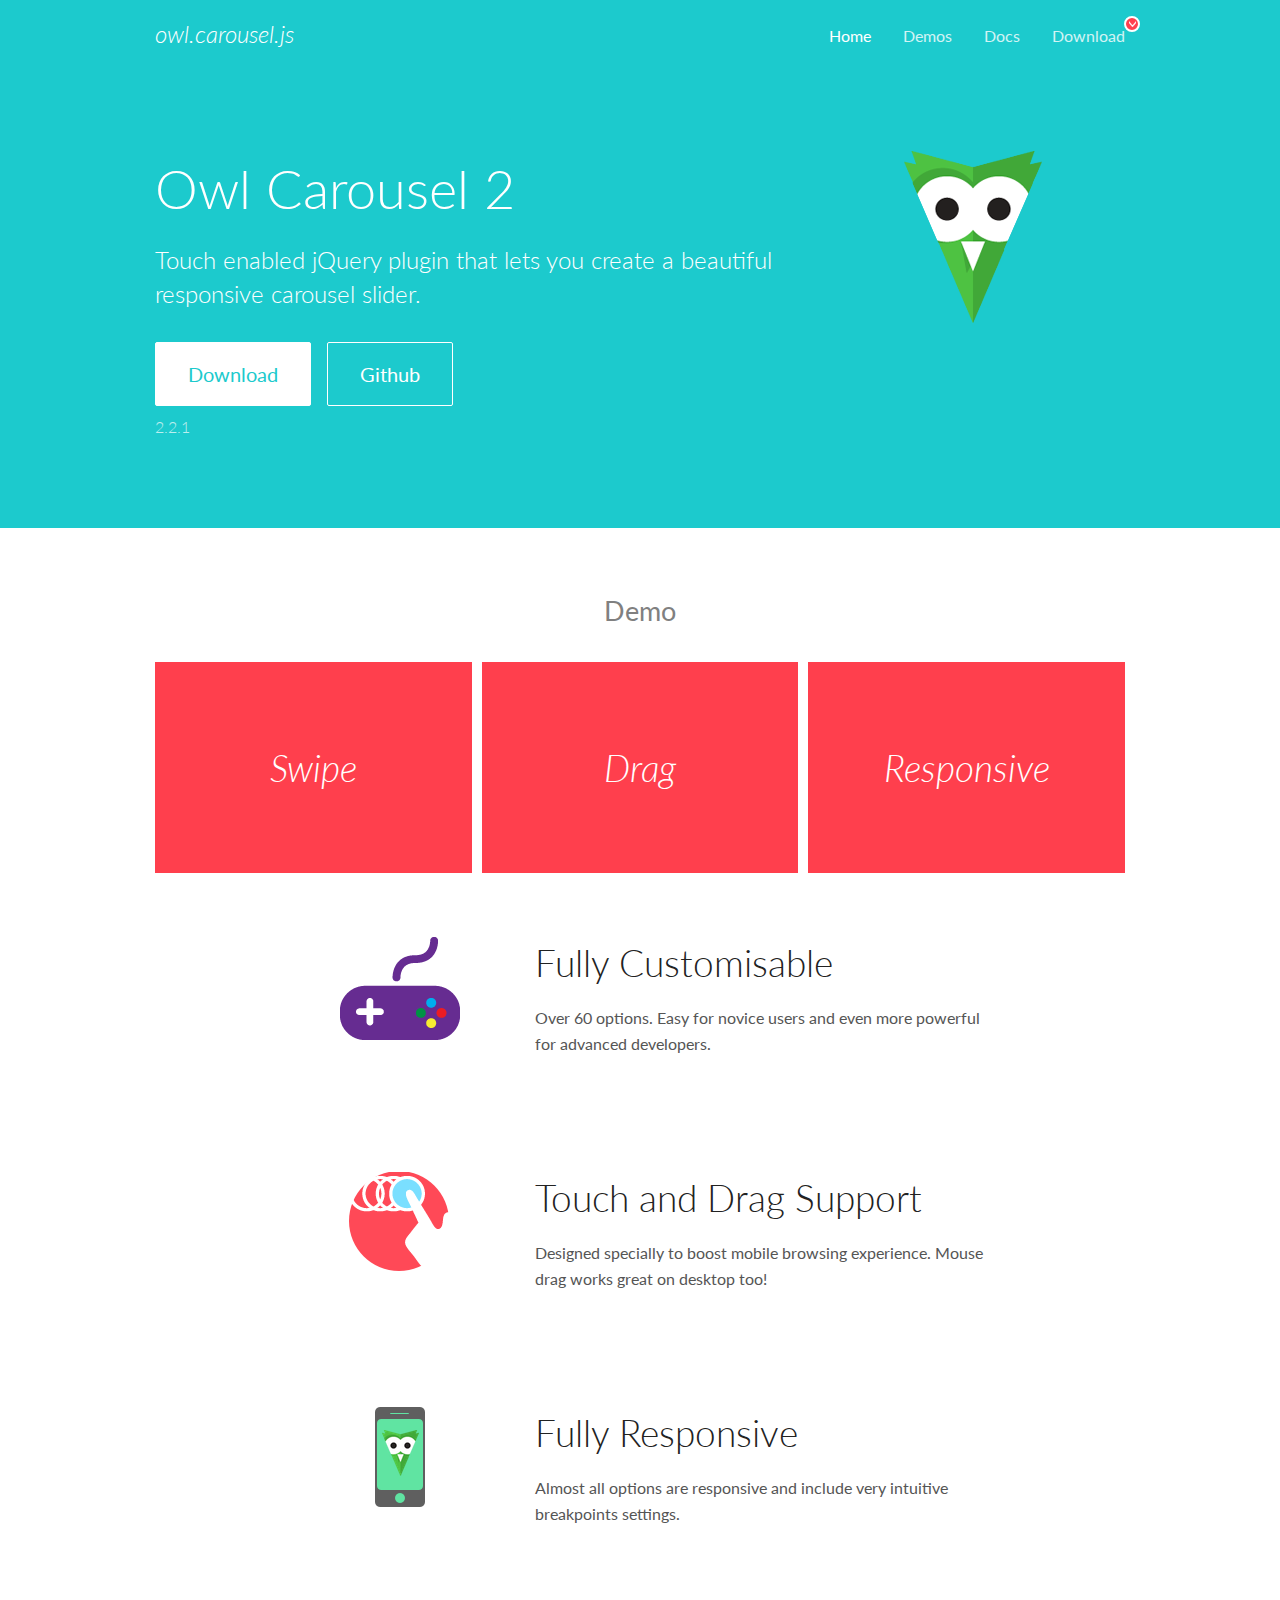
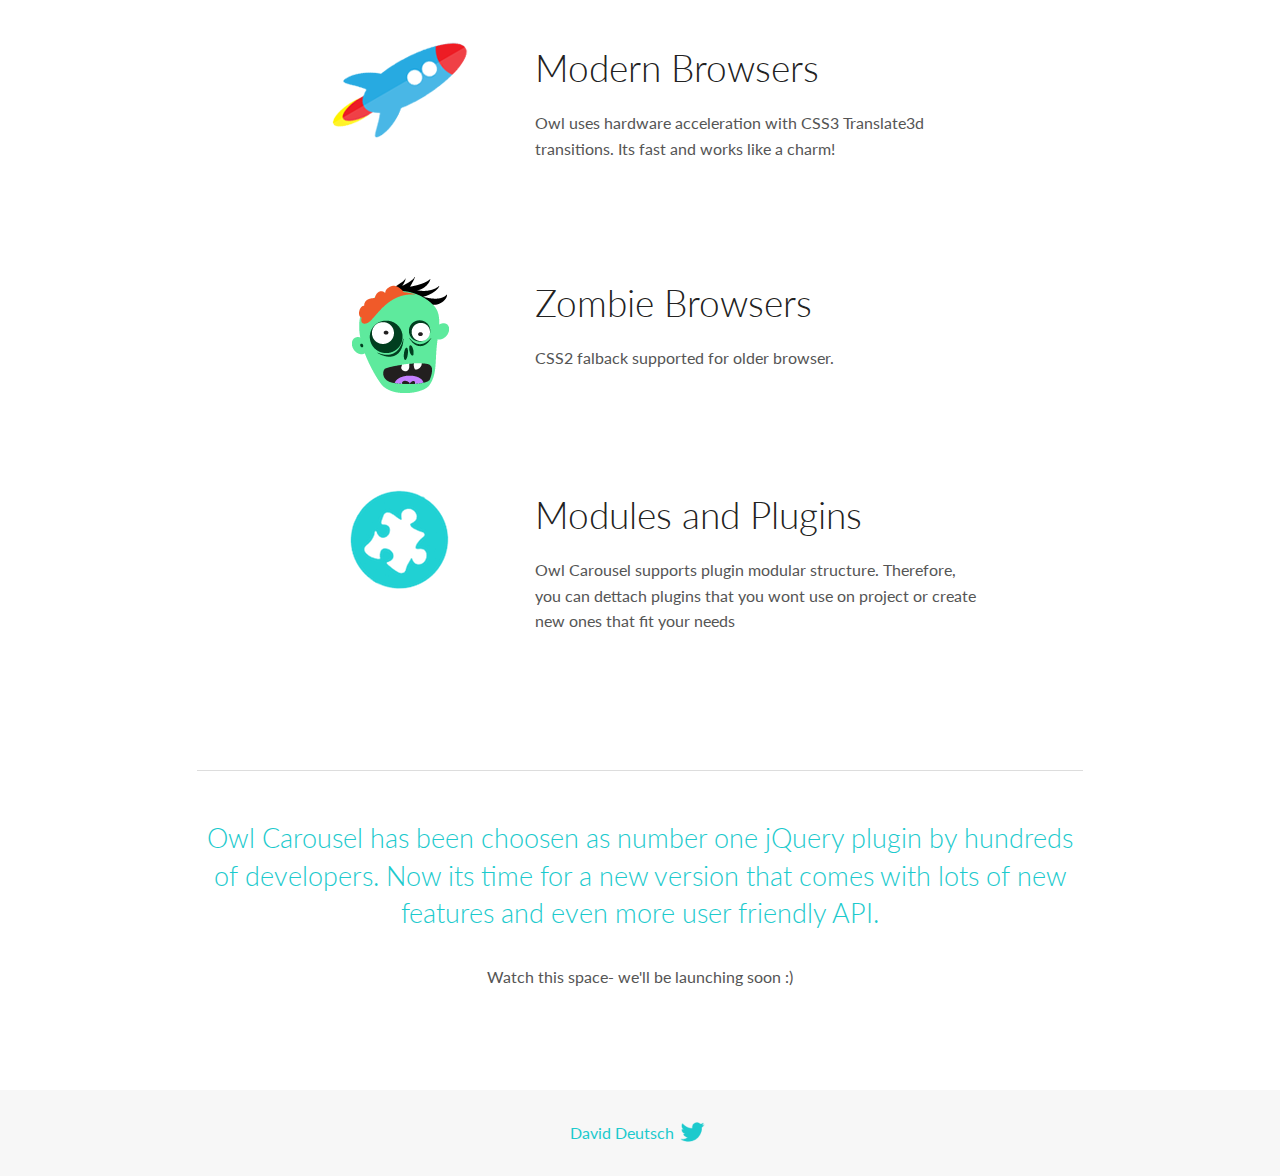
<file: bower_components/owl.carousel/docs/index.html>
<!DOCTYPE html>
<html lang="en">
  <head>

    <!-- head -->
    <meta charset="utf-8">
    <meta name="msapplication-tap-highlight" content="no" />
    <meta name="viewport" content="width=device-width, initial-scale=1.0" />
    <meta name="description" content="Touch enabled jQuery plugin that lets you create beautiful responsive carousel slider.">
    <meta name="author" content="David Deutsch">
    <title>
      Home | Owl Carousel | 2.2.1
    </title>

    <!-- Stylesheets -->
    <link href='https://fonts.googleapis.com/css?family=Lato:300,400,700,400italic,300italic' rel='stylesheet' type='text/css'>
    <link rel="stylesheet" href="assets/css/docs.theme.min.css">

    <!-- Owl Stylesheets -->
    <link rel="stylesheet" href="assets/owlcarousel/assets/owl.carousel.min.css">
    <link rel="stylesheet" href="assets/owlcarousel/assets/owl.theme.default.min.css">

    <!-- HTML5 shim and Respond.js IE8 support of HTML5 elements and media queries -->

    <!--[if lt IE 9]>
      <script src="https://oss.maxcdn.com/libs/html5shiv/3.7.0/html5shiv.js"></script>
      <script src="https://oss.maxcdn.com/libs/respond.js/1.3.0/respond.min.js"></script>
    <![endif]-->

    <!-- Favicons -->
    <link rel="apple-touch-icon-precomposed" sizes="144x144" href="assets/ico/apple-touch-icon-144-precomposed.png">
    <link rel="shortcut icon" href="assets/ico/favicon.png">
    <link rel="shortcut icon" href="favicon.ico">

    <!-- Yeah i know js should not be in header. Its required for demos.-->

    <!-- javascript -->
    <script src="assets/vendors/jquery.min.js"></script>
    <script src="assets/owlcarousel/owl.carousel.js"></script>
  </head>
  <body>

    <!-- header -->
    <header class="header">
      <div class="row">
        <div class="large-12 columns">
          <div class="brand left">
            <h3>
              <a href="/OwlCarousel2/">owl.carousel.js</a> 
            </h3>
          </div>
          <a id="toggle-nav" class="right">
            <span></span> <span></span> <span></span> 
          </a> 
          <div class="nav-bar">
            <ul class="clearfix">
              <li class="active">
                <a href="/OwlCarousel2/index.html">Home</a> 
              </li>
              <li> <a href="/OwlCarousel2/demos/demos.html">Demos</a>  </li>
              <li> <a href="/OwlCarousel2/docs/started-welcome.html">Docs</a>  </li>
              <li>
                <a href="https://github.com/OwlCarousel2/OwlCarousel2/archive/2.2.1.zip">Download</a> 
                <span class="download"></span> 
              </li>
            </ul>
          </div>
        </div>
      </div>
    </header>

    <!-- home panel -->
    <section id="hero">
      <div class="row">
        <div class="large-8 medium-8 columns">
          <h1>Owl Carousel 2</h1>
          <h4>Touch enabled jQuery plugin that lets you create a beautiful responsive carousel slider.</h4>
          <a href="https://github.com/OwlCarousel2/OwlCarousel2/archive/2.2.1.zip" class="hero-button">Download</a> 
          <a href="https://github.com/OwlCarousel2/OwlCarousel2" class="hero-button outline">Github</a> 
          <p>2.2.1</p>
        </div>
        <div class="large-4 medium-4 columns">
          <img class="owl-logo" src="assets/img/owl-logo.png" alt="mr. Owl">
        </div>
      </div>
    </section>

    <!-- body -->
    <div class="home-demo">
      <div class="row">
        <div class="large-12 columns">
          <h3>Demo</h3>
          <div class="owl-carousel">
            <div class="item">
              <h2>Swipe</h2>
            </div>
            <div class="item">
              <h2>Drag</h2>
            </div>
            <div class="item">
              <h2>Responsive</h2>
            </div>
            <div class="item">
              <h2>CSS3</h2>
            </div>
            <div class="item">
              <h2>Fast</h2>
            </div>
            <div class="item">
              <h2>Easy</h2>
            </div>
            <div class="item">
              <h2>Free</h2>
            </div>
            <div class="item">
              <h2>Upgradable</h2>
            </div>
            <div class="item">
              <h2>Tons of options</h2>
            </div>
            <div class="item">
              <h2>Infinity</h2>
            </div>
            <div class="item">
              <h2>Auto Width</h2>
            </div>
          </div>
        </div>
      </div>
    </div>
    <script>
      var owl = $('.owl-carousel');
      owl.owlCarousel({
        margin: 10,
        loop: true,
        responsive: {
          0: {
            items: 1
          },
          600: {
            items: 2
          },
          1000: {
            items: 3
          }
        }
      })
    </script>

    <!-- features -->
    <div id="features">
      <div class="row">
        <div class="small-12 medium-9 small-centered columns">
          <section class="row feature">
            <div class="medium-4 small-12 columns">
              <img src="assets/img/feature-options.png" alt="">
            </div>
            <div class="medium-8 small-12 columns">
              <h2>Fully Customisable</h2>
              <p>Over 60 options. Easy for novice users and even more powerful for advanced developers.</p>
            </div>
          </section>
          <section class="row feature">
            <div class="medium-4 small-12 columns">
              <img src="assets/img/feature-drag.png" alt="">
            </div>
            <div class="medium-8 small-12 columns">
              <h2>Touch and Drag Support</h2>
              <p>Designed specially to boost mobile browsing experience. Mouse drag works great on desktop too!</p>
            </div>
          </section>
          <section class="row feature">
            <div class="medium-4 small-12 columns">
              <img src="assets/img/feature-responsive.png" alt="">
            </div>
            <div class="medium-8 small-12 columns">
              <h2>Fully Responsive</h2>
              <p>Almost all options are responsive and include very intuitive breakpoints settings.</p>
            </div>
          </section>
          <section class="row feature">
            <div class="medium-4 small-12 columns">
              <img src="assets/img/feature-modern.png" alt="">
            </div>
            <div class="medium-8 small-12 columns">
              <h2>Modern Browsers</h2>
              <p>Owl uses hardware acceleration with CSS3 Translate3d transitions. Its fast and works like a charm! </p>
            </div>
          </section>
          <section class="row feature">
            <div class="medium-4 small-12 columns">
              <img src="assets/img/feature-zombie.png" alt="">
            </div>
            <div class="medium-8 small-12 columns">
              <h2>Zombie Browsers</h2>
              <p>CSS2 falback supported for older browser.</p>
            </div>
          </section>
          <section class="row feature">
            <div class="medium-4 small-12 columns">
              <img src="assets/img/feature-module.png" alt="">
            </div>
            <div class="medium-8 small-12 columns">
              <h2>Modules and Plugins</h2>
              <p>Owl Carousel supports plugin modular structure. Therefore, you can dettach plugins that you wont use on project or create new ones that fit your needs</p>
            </div>
          </section>
        </div>
      </div>
    </div>

    <!-- footer -->
    <section id="teaser-text">
      <div class="row">
        <div class="small-12 medium-11 small-centered columns">
          <hr>
          <h3 id="owl-carousel-has-been-choosen-as-number-one-jquery-plugin-by-hundreds-of-developers-now-its-time-for-a-new-version-that-comes-with-lots-of-new-features-and-even-more-user-friendly-api-">Owl Carousel has been choosen as number one jQuery plugin by hundreds of developers. Now its time for a new version that comes with lots of new features and even more user friendly API.</h3>
          <p>Watch this space- we&#39;ll be launching soon :)</p>
        </div>
      </div>
    </section>

    <!-- footer -->
    <footer class="footer">
      <div class="row">
        <div class="large-12 columns">
          <h5>
            <a href="/OwlCarousel2/docs/support-contact.html">David Deutsch</a> 
            <a id="custom-tweet-button" href="https://twitter.com/share?url=https://github.com/OwlCarousel2/OwlCarousel2&text=Owl Carousel - This is so awesome! " target="_blank"></a> 
          </h5>
        </div>
      </div>
    </footer>

    <!-- vendors -->
    <script src="assets/vendors/highlight.js"></script>
    <script src="assets/js/app.js"></script>
  </body>
</html>
</file>
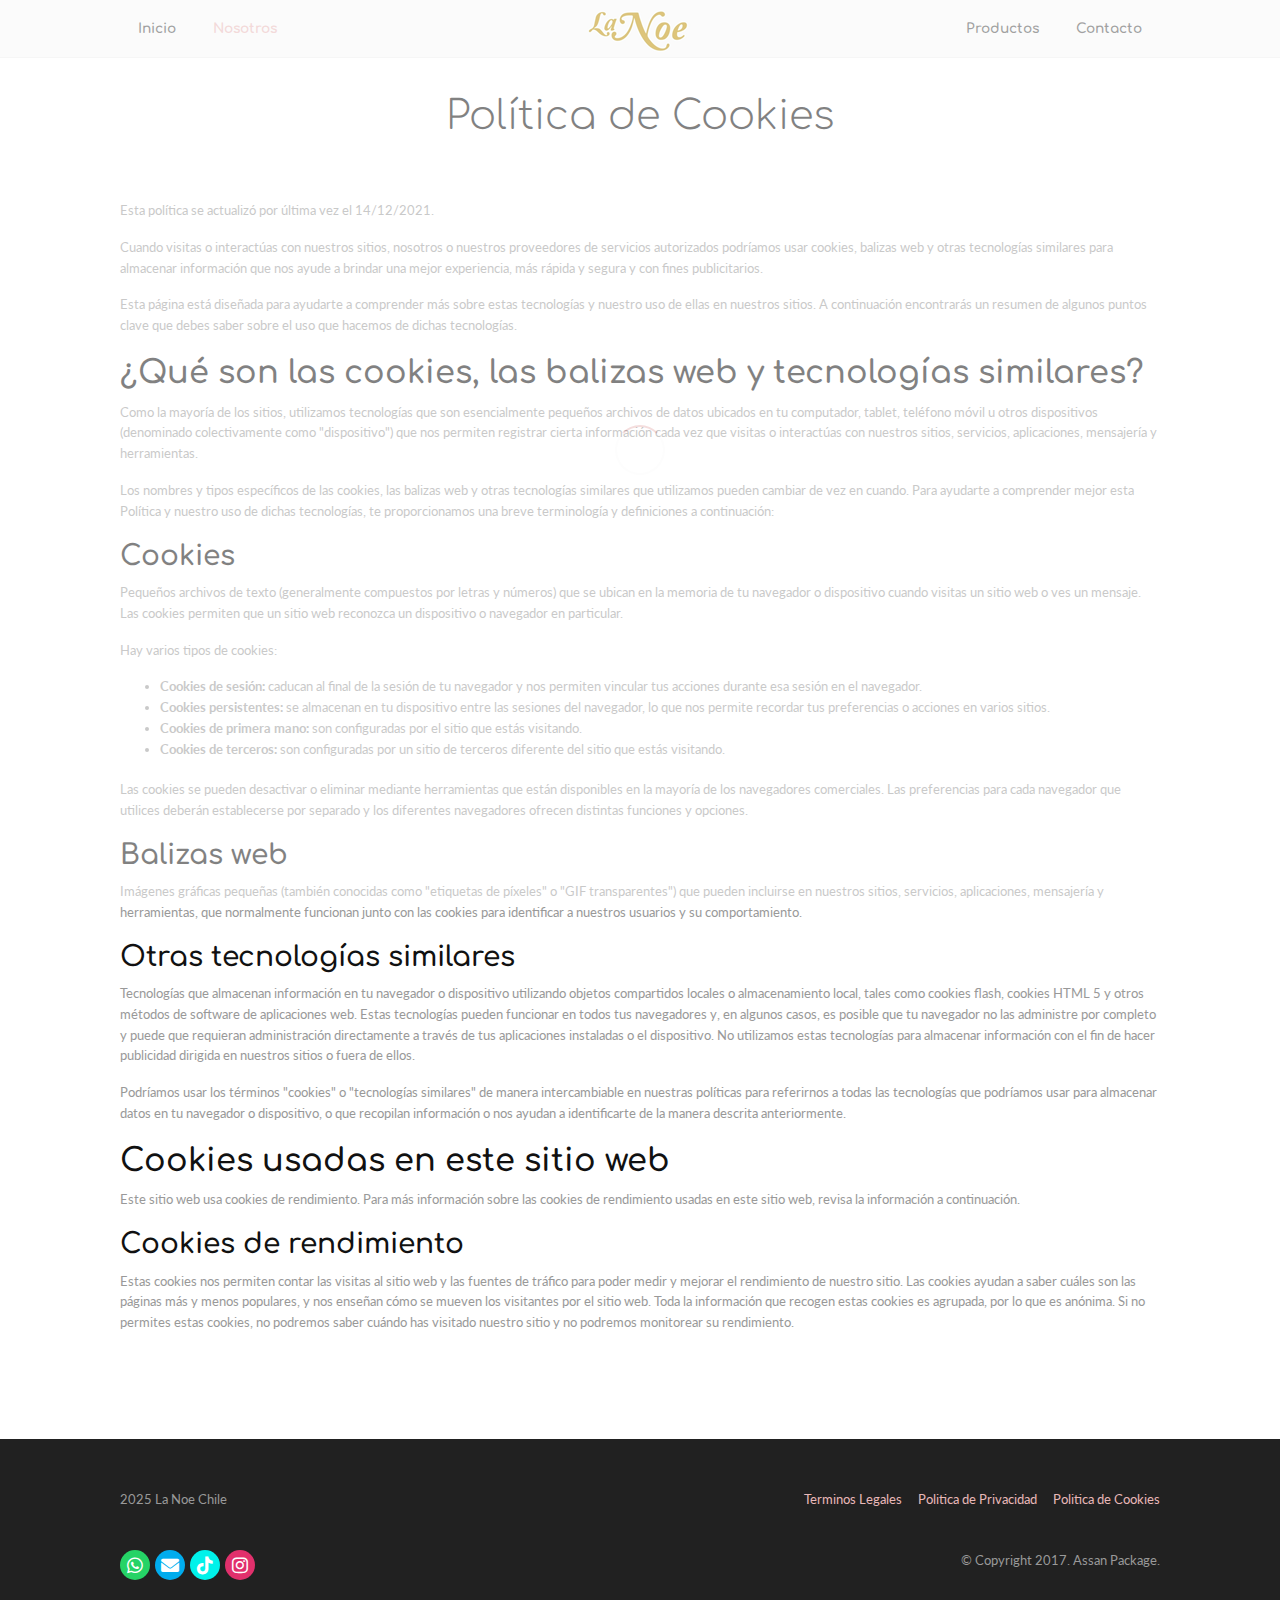
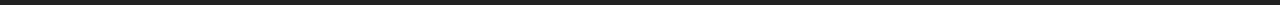
<file: politica-de-cookies.html>
<!DOCTYPE html>
<html lang="en">
<head>
    <meta charset="utf-8">
    <meta name="viewport" content="width=device-width, initial-scale=1, shrink-to-fit=no">
    <title>Política de Cookies</title>
    <link href="css/plugins/plugins.css" rel="stylesheet">
    <link href="dzsparallaxer/dzsparallaxer.css" rel="stylesheet">
    <link href="dzsparallaxer/scroller.css" rel="stylesheet">
    <link href="dzsparallaxer/advancedscroller/plugin.css" rel="stylesheet">
    <link href="linearicons/fonts.css" rel="stylesheet">
    <link rel="stylesheet" type="text/css" href="revolution/css/settings.css">
    <link rel="stylesheet" type="text/css" href="revolution/css/layers.css">
    <link rel="stylesheet" type="text/css" href="revolution/css/navigation.css">
    <link href="css/style.css" rel="stylesheet">
    <link rel="icon"
          href="/images/lanoe.ico"
          sizes="any">
    <meta name="description"
          content="En La Noe Spa nos dedicamos a mejorar el bienestar y la salud con productos naturales de alta calidad, como aceites y aromaterapia, integrando conocimientos ancestrales con innovación. Nuestro objetivo es informar, promover y educar sobre los beneficios de estas alternativas para una vida más saludable">
    <meta property="og:title"
          content="La Noe Chile - Tienda de medicina alternativa y aromaterapia">
    <meta property="og:type"
          content="website">
    <link href="https://cdnjs.cloudflare.com/ajax/libs/font-awesome/6.0.0/css/all.min.css" rel="stylesheet">
</head>

<body data-spy="scroll" data-target="#navbarsExampleDefault" data-offset="58">
<div id="preloader">
    <div id="preloader-inner"></div>
</div>
<nav class="navbar navbar-expand-lg navbar-light bg-white header-center navbar-onepage fixed-top">
    <div class="container">
        <button class="navbar-toggler navbar-toggler-right" type="button" data-toggle="collapse" data-target="#navbarsExampleDefault" aria-controls="navbarsExampleDefault" aria-expanded="false" aria-label="Toggle navigation">
            <span class="navbar-toggler-icon"></span>
        </button>
        <a class="navbar-brand" href="#home"><img src="images/logoLaNoe.png" alt=""></a>
        <div class="collapse navbar-collapse" id="navbarsExampleDefault">

            <ul class="navbar-nav mr-auto">
                <li class="nav-item"><a data-scroll class="nav-link active" href="#home">Inicio</a></li>
                <li class="nav-item"><a data-scroll class="nav-link" href="#about">Nosotros</a></li>
            </ul>
            <ul class="navbar-nav ml-auto">
                <li class="nav-item"><a data-scroll class="nav-link" href="#services">Productos</a></li>
                <li class="nav-item"><a data-scroll class="nav-link" href="#contact">Contacto</a></li>
            </ul>
        </div>
    </div>
</nav>
<div class="container pt90 pb60" id="about">
    <div class="row pb50">
        <div class="col-md-8 mr-auto ml-auto text-center">
            <h2 class="font300 h1">
                Política de Cookies
            </h2>
        </div>
    </div>
    <div class="row">
        <div class="col-md-12 mb30">
            <p>Esta política se actualizó por última vez el 14/12/2021.</p>

            <p>Cuando visitas o interactúas con nuestros sitios, nosotros o nuestros proveedores de servicios autorizados podríamos usar cookies, balizas web y otras tecnologías similares para almacenar información que nos ayude a brindar una mejor experiencia, más rápida y segura y con fines publicitarios.</p>

            <p>Esta página está diseñada para ayudarte a comprender más sobre estas tecnologías y nuestro uso de ellas en nuestros sitios. A continuación encontrarás un resumen de algunos puntos clave que debes saber sobre el uso que hacemos de dichas tecnologías.</p>

            <h2>¿Qué son las cookies, las balizas web y tecnologías similares?</h2>

            <p>Como la mayoría de los sitios, utilizamos tecnologías que son esencialmente pequeños archivos de datos ubicados en tu computador, tablet, teléfono móvil u otros dispositivos (denominado colectivamente como "dispositivo") que nos permiten registrar cierta información cada vez que visitas o interactúas con nuestros sitios, servicios, aplicaciones, mensajería y herramientas.</p>

            <p>Los nombres y tipos específicos de las cookies, las balizas web y otras tecnologías similares que utilizamos pueden cambiar de vez en cuando. Para ayudarte a comprender mejor esta Política y nuestro uso de dichas tecnologías, te proporcionamos una breve terminología y definiciones a continuación:</p>

            <h3>Cookies</h3>
            <p>Pequeños archivos de texto (generalmente compuestos por letras y números) que se ubican en la memoria de tu navegador o dispositivo cuando visitas un sitio web o ves un mensaje. Las cookies permiten que un sitio web reconozca un dispositivo o navegador en particular.</p>

            <p>Hay varios tipos de cookies:</p>
            <ul>
                <li><strong>Cookies de sesión:</strong> caducan al final de la sesión de tu navegador y nos permiten vincular tus acciones durante esa sesión en el navegador.</li>
                <li><strong>Cookies persistentes:</strong> se almacenan en tu dispositivo entre las sesiones del navegador, lo que nos permite recordar tus preferencias o acciones en varios sitios.</li>
                <li><strong>Cookies de primera mano:</strong> son configuradas por el sitio que estás visitando.</li>
                <li><strong>Cookies de terceros:</strong> son configuradas por un sitio de terceros diferente del sitio que estás visitando.</li>
            </ul>

            <p>Las cookies se pueden desactivar o eliminar mediante herramientas que están disponibles en la mayoría de los navegadores comerciales. Las preferencias para cada navegador que utilices deberán establecerse por separado y los diferentes navegadores ofrecen distintas funciones y opciones.</p>

            <h3>Balizas web</h3>
            <p>Imágenes gráficas pequeñas (también conocidas como "etiquetas de píxeles" o "GIF transparentes") que pueden incluirse en nuestros sitios, servicios, aplicaciones, mensajería y herramientas, que normalmente funcionan junto con las cookies para identificar a nuestros usuarios y su comportamiento.</p>

            <h3>Otras tecnologías similares</h3>
            <p>Tecnologías que almacenan información en tu navegador o dispositivo utilizando objetos compartidos locales o almacenamiento local, tales como cookies flash, cookies HTML 5 y otros métodos de software de aplicaciones web. Estas tecnologías pueden funcionar en todos tus navegadores y, en algunos casos, es posible que tu navegador no las administre por completo y puede que requieran administración directamente a través de tus aplicaciones instaladas o el dispositivo. No utilizamos estas tecnologías para almacenar información con el fin de hacer publicidad dirigida en nuestros sitios o fuera de ellos.</p>

            <p>Podríamos usar los términos "cookies" o "tecnologías similares" de manera intercambiable en nuestras políticas para referirnos a todas las tecnologías que podríamos usar para almacenar datos en tu navegador o dispositivo, o que recopilan información o nos ayudan a identificarte de la manera descrita anteriormente.</p>

            <h2>Cookies usadas en este sitio web</h2>
            <p>Este sitio web usa cookies de rendimiento. Para más información sobre las cookies de rendimiento usadas en este sitio web, revisa la información a continuación.</p>

            <h3>Cookies de rendimiento</h3>
            <p>Estas cookies nos permiten contar las visitas al sitio web y las fuentes de tráfico para poder medir y mejorar el rendimiento de nuestro sitio. Las cookies ayudan a saber cuáles son las páginas más y menos populares, y nos enseñan cómo se mueven los visitantes por el sitio web. Toda la información que recogen estas cookies es agrupada, por lo que es anónima. Si no permites estas cookies, no podremos saber cuándo has visitado nuestro sitio y no podremos monitorear su rendimiento.</p>

        </div>
    </div>
</div>
<footer class="footer">
    <div class="container">
        <div class="row">
            <div class="col-md-6">
                2025 La Noe Chile
            </div>
            <div class="col-md-6 d-flex justify-content-end">
                <a class="ml-3" href="https://lanoechile.sumupstore.com/pagina/terminos-y-condiciones"
                   target="_blank">Terminos Legales</a>
                <a class="ml-3" href="https://lanoechile.sumupstore.com/pagina/politica-de-privacidad"
                   target="_blank">Politica de Privacidad</a>
                <a class="ml-3" href="https://lanoechile.sumupstore.com/politica-de-cookies"
                   target="_blank">Politica de Cookies</a>
            </div>
        </div>
        <div class="row pt40">
            <div class="col-md-6">
                <a href="https://wa.me/1202344493949" class="social-icon-sm si-dark si-colored-whatsapp si-gray-round">
                    <i class="fa-brands fa-whatsapp"></i>
                    <i class="fa-brands fa-whatsapp"></i>
                </a>
                <a href="mailto:support@assan.com" class="social-icon-sm  si-dark si-colored-twitter si-gray-round">
                    <i class="fa-solid fa-envelope"></i>
                    <i class="fa-solid fa-envelope"></i>
                </a>
                <a href="https://www.tiktok.com/@lanoechile" class="social-icon-sm si-dark si-colored-tiktok si-gray-round">
                    <i class="fa-brands fa-tiktok"></i>
                    <i class="fa-brands fa-tiktok"></i>
                </a>
                <a href="https://www.instagram.com/lanoechile/" class="social-icon-sm si-dark si-colored-instagram si-gray-round">
                    <i class="fa-brands fa-instagram"></i>
                    <i class="fa-brands fa-instagram"></i>
                </a>
            </div>
            <div class="col-md-6 text-right">
                &copy; Copyright 2017. Assan Package.
            </div>
        </div>
    </div>
</footer>
<a href="#" class="back-to-top hidden-xs-down" id="back-to-top"><i class="fa fa-angle-up"></i></a>
<script type="text/javascript" src="js/plugins/plugins.js"></script>
<script type="text/javascript" src="js/beauty.custom.js"></script>
<script type="text/javascript" src="dzsparallaxer/dzsparallaxer.js"></script>
<script type="text/javascript" src="dzsparallaxer/scroller.js"></script>
<script type="text/javascript" src="dzsparallaxer/advancedscroller/plugin.js"></script>
<script type="text/javascript" src="revolution/js/jquery.themepunch.tools.min.js"></script>
<script type="text/javascript" src="revolution/js/jquery.themepunch.revolution.min.js"></script>
<script type="text/javascript" src="revolution/js/extensions/revolution.extension.actions.min.js"></script>
<script type="text/javascript" src="revolution/js/extensions/revolution.extension.carousel.min.js"></script>
<script type="text/javascript" src="revolution/js/extensions/revolution.extension.kenburn.min.js"></script>
<script type="text/javascript" src="revolution/js/extensions/revolution.extension.layeranimation.min.js"></script>
<script type="text/javascript" src="revolution/js/extensions/revolution.extension.migration.min.js"></script>
<script type="text/javascript" src="revolution/js/extensions/revolution.extension.navigation.min.js"></script>
<script type="text/javascript" src="revolution/js/extensions/revolution.extension.parallax.min.js"></script>
<script type="text/javascript" src="revolution/js/extensions/revolution.extension.slideanims.min.js"></script>
<script type="text/javascript" src="js/revolution-custom.js"></script>
</body>
</html>
</file>
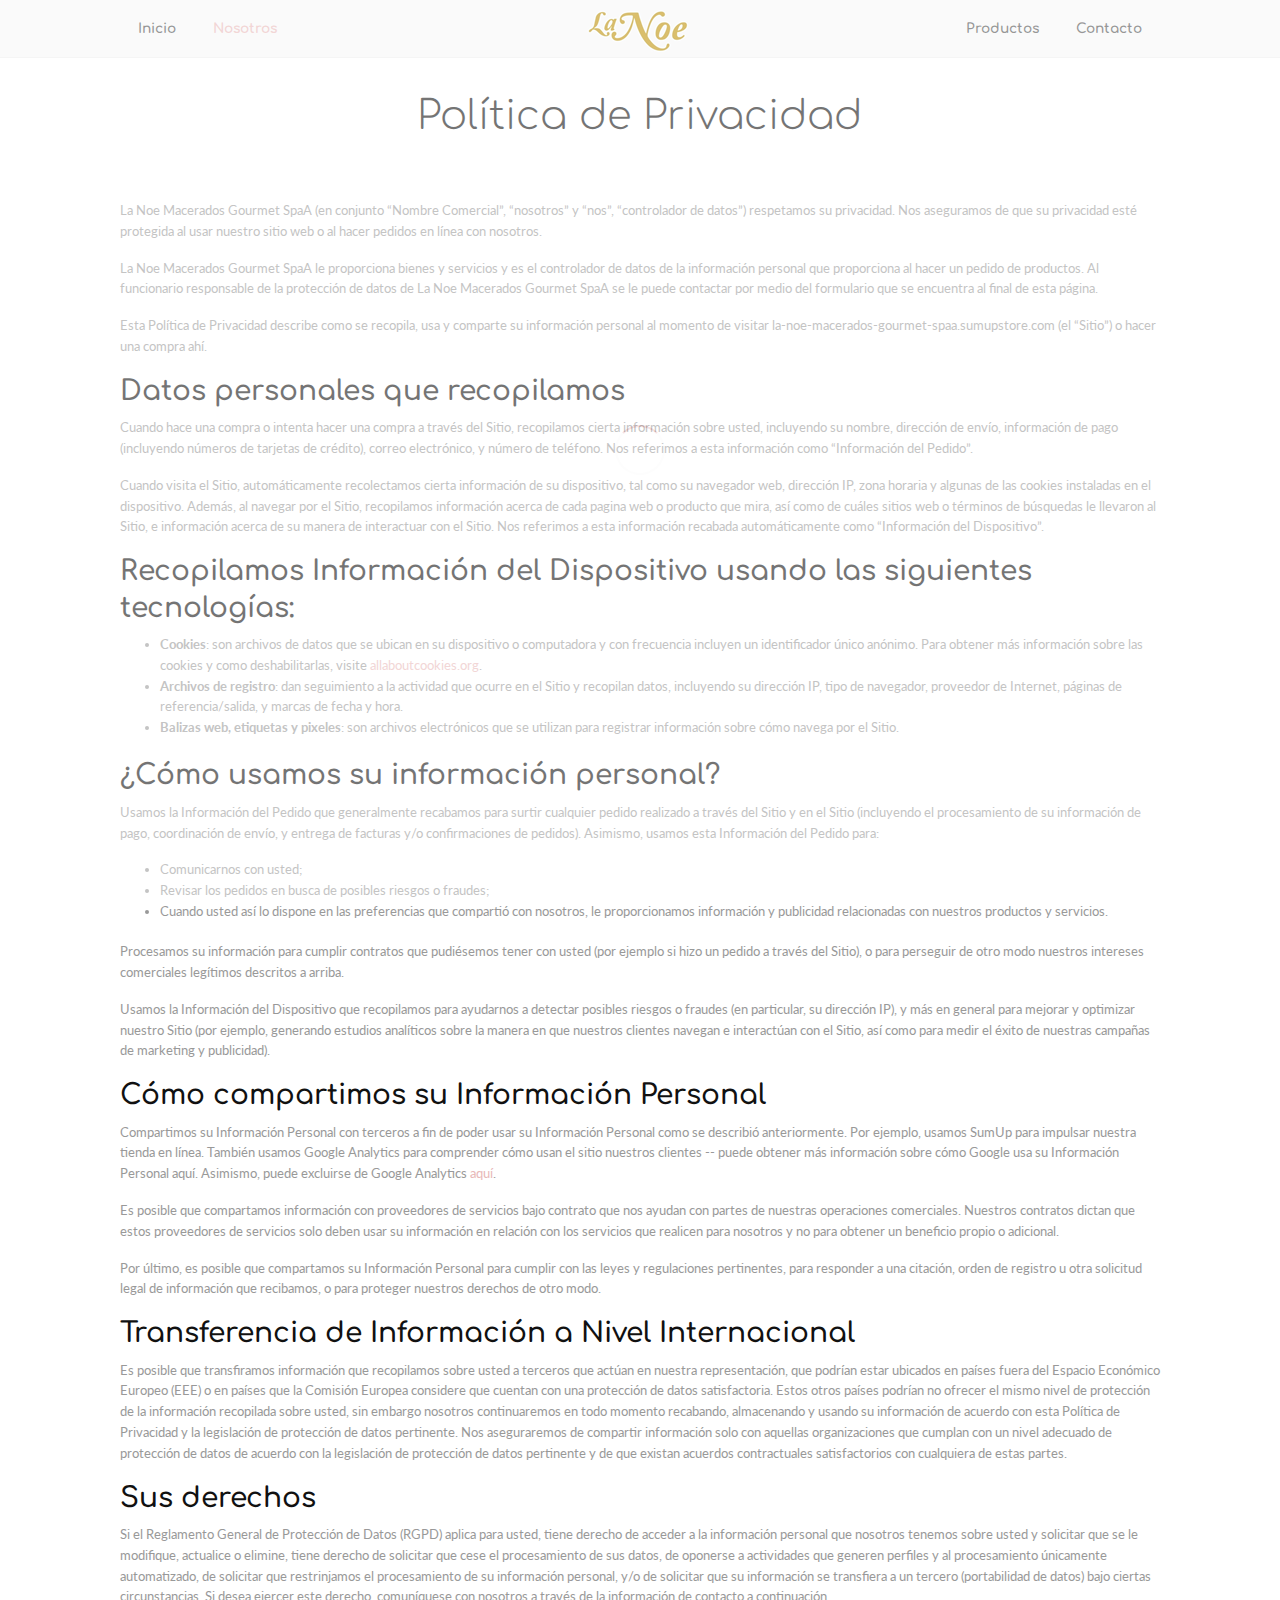
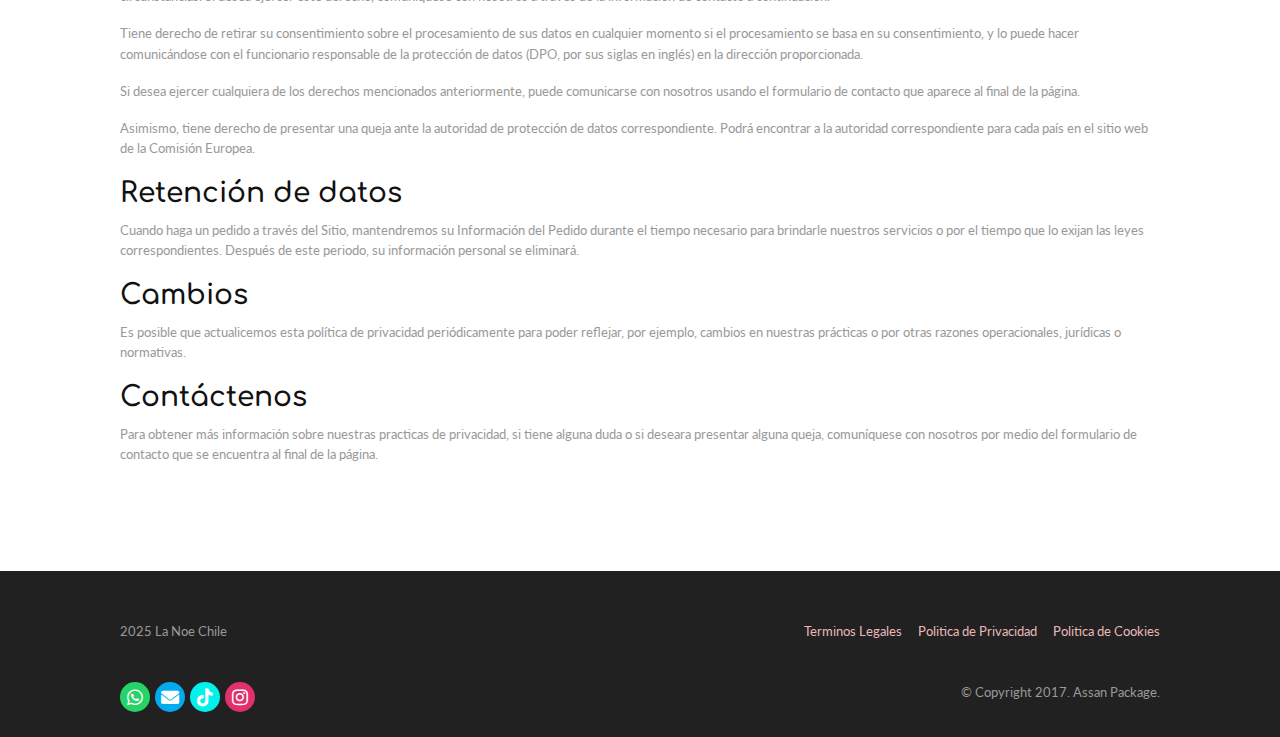
<file: politica-de-privacidad.html>
<!DOCTYPE html>
<html lang="en">
<head>
    <meta charset="utf-8">
    <meta name="viewport" content="width=device-width, initial-scale=1, shrink-to-fit=no">
    <title>Política de Privacidad</title>
    <link href="css/plugins/plugins.css" rel="stylesheet">
    <link href="dzsparallaxer/dzsparallaxer.css" rel="stylesheet">
    <link href="dzsparallaxer/scroller.css" rel="stylesheet">
    <link href="dzsparallaxer/advancedscroller/plugin.css" rel="stylesheet">
    <link href="linearicons/fonts.css" rel="stylesheet">
    <link rel="stylesheet" type="text/css" href="revolution/css/settings.css">
    <link rel="stylesheet" type="text/css" href="revolution/css/layers.css">
    <link rel="stylesheet" type="text/css" href="revolution/css/navigation.css">
    <link href="css/style.css" rel="stylesheet">
    <link rel="icon"
          href="/images/lanoe.ico"
          sizes="any">
    <meta name="description"
          content="En La Noe Spa nos dedicamos a mejorar el bienestar y la salud con productos naturales de alta calidad, como aceites y aromaterapia, integrando conocimientos ancestrales con innovación. Nuestro objetivo es informar, promover y educar sobre los beneficios de estas alternativas para una vida más saludable">
    <meta property="og:title"
          content="La Noe Chile - Tienda de medicina alternativa y aromaterapia">
    <meta property="og:type"
          content="website">
    <link href="https://cdnjs.cloudflare.com/ajax/libs/font-awesome/6.0.0/css/all.min.css" rel="stylesheet">
</head>

<body data-spy="scroll" data-target="#navbarsExampleDefault" data-offset="58">
<div id="preloader">
    <div id="preloader-inner"></div>
</div>
<nav class="navbar navbar-expand-lg navbar-light bg-white header-center navbar-onepage fixed-top">
    <div class="container">
        <button class="navbar-toggler navbar-toggler-right" type="button" data-toggle="collapse" data-target="#navbarsExampleDefault" aria-controls="navbarsExampleDefault" aria-expanded="false" aria-label="Toggle navigation">
            <span class="navbar-toggler-icon"></span>
        </button>
        <a class="navbar-brand" href="#home"><img src="images/logoLaNoe.png" alt=""></a>
        <div class="collapse navbar-collapse" id="navbarsExampleDefault">

            <ul class="navbar-nav mr-auto">
                <li class="nav-item"><a data-scroll class="nav-link active" href="#home">Inicio</a></li>
                <li class="nav-item"><a data-scroll class="nav-link" href="#about">Nosotros</a></li>
            </ul>
            <ul class="navbar-nav ml-auto">
                <li class="nav-item"><a data-scroll class="nav-link" href="#services">Productos</a></li>
                <li class="nav-item"><a data-scroll class="nav-link" href="#contact">Contacto</a></li>
            </ul>
        </div>
    </div>
</nav>
<div class="container pt90 pb60" id="about">
    <div class="row pb50">
        <div class="col-md-8 mr-auto ml-auto text-center">
            <h2 class="font300 h1">
                Política de Privacidad
            </h2>
        </div>
    </div>
    <div class="row">
        <div class="col-md-12 mb30">
            <p>La Noe Macerados Gourmet SpaA (en conjunto “Nombre Comercial”, “nosotros” y “nos”, “controlador de datos”) respetamos su privacidad. Nos aseguramos de que su privacidad esté protegida al usar nuestro sitio web o al hacer pedidos en línea con nosotros.</p>

            <p>La Noe Macerados Gourmet SpaA le proporciona bienes y servicios y es el controlador de datos de la información personal que proporciona al hacer un pedido de productos. Al funcionario responsable de la protección de datos de La Noe Macerados Gourmet SpaA se le puede contactar por medio del formulario que se encuentra al final de esta página.</p>

            <p>Esta Política de Privacidad describe como se recopila, usa y comparte su información personal al momento de visitar la-noe-macerados-gourmet-spaa.sumupstore.com (el “Sitio”) o hacer una compra ahí.</p>

            <h3>Datos personales que recopilamos</h3>

            <p>Cuando hace una compra o intenta hacer una compra a través del Sitio, recopilamos cierta información sobre usted, incluyendo su nombre, dirección de envío, información de pago (incluyendo números de tarjetas de crédito), correo electrónico, y número de teléfono. Nos referimos a esta información como “Información del Pedido”.</p>

            <p>Cuando visita el Sitio, automáticamente recolectamos cierta información de su dispositivo, tal como su navegador web, dirección IP, zona horaria y algunas de las cookies instaladas en el dispositivo. Además, al navegar por el Sitio, recopilamos información acerca de cada pagina web o producto que mira, así como de cuáles sitios web o términos de búsquedas le llevaron al Sitio, e información acerca de su manera de interactuar con el Sitio. Nos referimos a esta información recabada automáticamente como “Información del Dispositivo”.</p>

            <h3>Recopilamos Información del Dispositivo usando las siguientes tecnologías:</h3>
            <ul>
                <li><strong>Cookies</strong>: son archivos de datos que se ubican en su dispositivo o computadora y con frecuencia incluyen un identificador único anónimo. Para obtener más información sobre las cookies y como deshabilitarlas, visite <a href="https://allaboutcookies.org" target="_blank">allaboutcookies.org</a>.</li>
                <li><strong>Archivos de registro</strong>: dan seguimiento a la actividad que ocurre en el Sitio y recopilan datos, incluyendo su dirección IP, tipo de navegador, proveedor de Internet, páginas de referencia/salida, y marcas de fecha y hora.</li>
                <li><strong>Balizas web, etiquetas y pixeles</strong>: son archivos electrónicos que se utilizan para registrar información sobre cómo navega por el Sitio.</li>
            </ul>

            <h3>¿Cómo usamos su información personal?</h3>

            <p>Usamos la Información del Pedido que generalmente recabamos para surtir cualquier pedido realizado a través del Sitio y en el Sitio (incluyendo el procesamiento de su información de pago, coordinación de envío, y entrega de facturas y/o confirmaciones de pedidos). Asimismo, usamos esta Información del Pedido para:</p>
            <ul>
                <li>Comunicarnos con usted;</li>
                <li>Revisar los pedidos en busca de posibles riesgos o fraudes;</li>
                <li>Cuando usted así lo dispone en las preferencias que compartió con nosotros, le proporcionamos información y publicidad relacionadas con nuestros productos y servicios.</li>
            </ul>

            <p>Procesamos su información para cumplir contratos que pudiésemos tener con usted (por ejemplo si hizo un pedido a través del Sitio), o para perseguir de otro modo nuestros intereses comerciales legítimos descritos a arriba.</p>

            <p>Usamos la Información del Dispositivo que recopilamos para ayudarnos a detectar posibles riesgos o fraudes (en particular, su dirección IP), y más en general para mejorar y optimizar nuestro Sitio (por ejemplo, generando estudios analíticos sobre la manera en que nuestros clientes navegan e interactúan con el Sitio, así como para medir el éxito de nuestras campañas de marketing y publicidad).</p>

            <h3>Cómo compartimos su Información Personal</h3>

            <p>Compartimos su Información Personal con terceros a fin de poder usar su Información Personal como se describió anteriormente. Por ejemplo, usamos SumUp para impulsar nuestra tienda en línea. También usamos Google Analytics para comprender cómo usan el sitio nuestros clientes -- puede obtener más información sobre cómo Google usa su Información Personal aquí. Asimismo, puede excluirse de Google Analytics <a href="https://tools.google.com/dlpage/gaoptout" target="_blank">aquí</a>.</p>

            <p>Es posible que compartamos información con proveedores de servicios bajo contrato que nos ayudan con partes de nuestras operaciones comerciales. Nuestros contratos dictan que estos proveedores de servicios solo deben usar su información en relación con los servicios que realicen para nosotros y no para obtener un beneficio propio o adicional.</p>

            <p>Por último, es posible que compartamos su Información Personal para cumplir con las leyes y regulaciones pertinentes, para responder a una citación, orden de registro u otra solicitud legal de información que recibamos, o para proteger nuestros derechos de otro modo.</p>

            <h3>Transferencia de Información a Nivel Internacional</h3>

            <p>Es posible que transfiramos información que recopilamos sobre usted a terceros que actúan en nuestra representación, que podrían estar ubicados en países fuera del Espacio Económico Europeo (EEE) o en países que la Comisión Europea considere que cuentan con una protección de datos satisfactoria. Estos otros países podrían no ofrecer el mismo nivel de protección de la información recopilada sobre usted, sin embargo nosotros continuaremos en todo momento recabando, almacenando y usando su información de acuerdo con esta Política de Privacidad y la legislación de protección de datos pertinente. Nos aseguraremos de compartir información solo con aquellas organizaciones que cumplan con un nivel adecuado de protección de datos de acuerdo con la legislación de protección de datos pertinente y de que existan acuerdos contractuales satisfactorios con cualquiera de estas partes.</p>

            <h3>Sus derechos</h3>

            <p>Si el Reglamento General de Protección de Datos (RGPD) aplica para usted, tiene derecho de acceder a la información personal que nosotros tenemos sobre usted y solicitar que se le modifique, actualice o elimine, tiene derecho de solicitar que cese el procesamiento de sus datos, de oponerse a actividades que generen perfiles y al procesamiento únicamente automatizado, de solicitar que restrinjamos el procesamiento de su información personal, y/o de solicitar que su información se transfiera a un tercero (portabilidad de datos) bajo ciertas circunstancias. Si desea ejercer este derecho, comuníquese con nosotros a través de la información de contacto a continuación.</p>

            <p>Tiene derecho de retirar su consentimiento sobre el procesamiento de sus datos en cualquier momento si el procesamiento se basa en su consentimiento, y lo puede hacer comunicándose con el funcionario responsable de la protección de datos (DPO, por sus siglas en inglés) en la dirección proporcionada.</p>

            <p>Si desea ejercer cualquiera de los derechos mencionados anteriormente, puede comunicarse con nosotros usando el formulario de contacto que aparece al final de la página.</p>

            <p>Asimismo, tiene derecho de presentar una queja ante la autoridad de protección de datos correspondiente. Podrá encontrar a la autoridad correspondiente para cada país en el sitio web de la Comisión Europea.</p>

            <h3>Retención de datos</h3>

            <p>Cuando haga un pedido a través del Sitio, mantendremos su Información del Pedido durante el tiempo necesario para brindarle nuestros servicios o por el tiempo que lo exijan las leyes correspondientes. Después de este periodo, su información personal se eliminará.</p>

            <h3>Cambios</h3>

            <p>Es posible que actualicemos esta política de privacidad periódicamente para poder reflejar, por ejemplo, cambios en nuestras prácticas o por otras razones operacionales, jurídicas o normativas.</p>

            <h3>Contáctenos</h3>

            <p>Para obtener más información sobre nuestras practicas de privacidad, si tiene alguna duda o si deseara presentar alguna queja, comuníquese con nosotros por medio del formulario de contacto que se encuentra al final de la página.</p>

        </div>
    </div>
</div>
<footer class="footer">
    <div class="container">
        <div class="row">
            <div class="col-md-6">
                2025 La Noe Chile
            </div>
            <div class="col-md-6 d-flex justify-content-end">
                <a class="ml-3" href="https://lanoechile.sumupstore.com/pagina/terminos-y-condiciones"
                   target="_blank">Terminos Legales</a>
                <a class="ml-3" href="https://lanoechile.sumupstore.com/pagina/politica-de-privacidad"
                   target="_blank">Politica de Privacidad</a>
                <a class="ml-3" href="https://lanoechile.sumupstore.com/politica-de-cookies"
                   target="_blank">Politica de Cookies</a>
            </div>
        </div>
        <div class="row pt40">
            <div class="col-md-6">
                <a href="https://wa.me/1202344493949" class="social-icon-sm si-dark si-colored-whatsapp si-gray-round">
                    <i class="fa-brands fa-whatsapp"></i>
                    <i class="fa-brands fa-whatsapp"></i>
                </a>
                <a href="mailto:support@assan.com" class="social-icon-sm  si-dark si-colored-twitter si-gray-round">
                    <i class="fa-solid fa-envelope"></i>
                    <i class="fa-solid fa-envelope"></i>
                </a>
                <a href="https://www.tiktok.com/@lanoechile" class="social-icon-sm si-dark si-colored-tiktok si-gray-round">
                    <i class="fa-brands fa-tiktok"></i>
                    <i class="fa-brands fa-tiktok"></i>
                </a>
                <a href="https://www.instagram.com/lanoechile/" class="social-icon-sm si-dark si-colored-instagram si-gray-round">
                    <i class="fa-brands fa-instagram"></i>
                    <i class="fa-brands fa-instagram"></i>
                </a>
            </div>
            <div class="col-md-6 text-right">
                &copy; Copyright 2017. Assan Package.
            </div>
        </div>
    </div>
</footer>
<a href="#" class="back-to-top hidden-xs-down" id="back-to-top"><i class="fa fa-angle-up"></i></a>
<script type="text/javascript" src="js/plugins/plugins.js"></script>
<script type="text/javascript" src="js/beauty.custom.js"></script>
<script type="text/javascript" src="dzsparallaxer/dzsparallaxer.js"></script>
<script type="text/javascript" src="dzsparallaxer/scroller.js"></script>
<script type="text/javascript" src="dzsparallaxer/advancedscroller/plugin.js"></script>
<script type="text/javascript" src="revolution/js/jquery.themepunch.tools.min.js"></script>
<script type="text/javascript" src="revolution/js/jquery.themepunch.revolution.min.js"></script>
<script type="text/javascript" src="revolution/js/extensions/revolution.extension.actions.min.js"></script>
<script type="text/javascript" src="revolution/js/extensions/revolution.extension.carousel.min.js"></script>
<script type="text/javascript" src="revolution/js/extensions/revolution.extension.kenburn.min.js"></script>
<script type="text/javascript" src="revolution/js/extensions/revolution.extension.layeranimation.min.js"></script>
<script type="text/javascript" src="revolution/js/extensions/revolution.extension.migration.min.js"></script>
<script type="text/javascript" src="revolution/js/extensions/revolution.extension.navigation.min.js"></script>
<script type="text/javascript" src="revolution/js/extensions/revolution.extension.parallax.min.js"></script>
<script type="text/javascript" src="revolution/js/extensions/revolution.extension.slideanims.min.js"></script>
<script type="text/javascript" src="js/revolution-custom.js"></script>
</body>
</html>
</file>
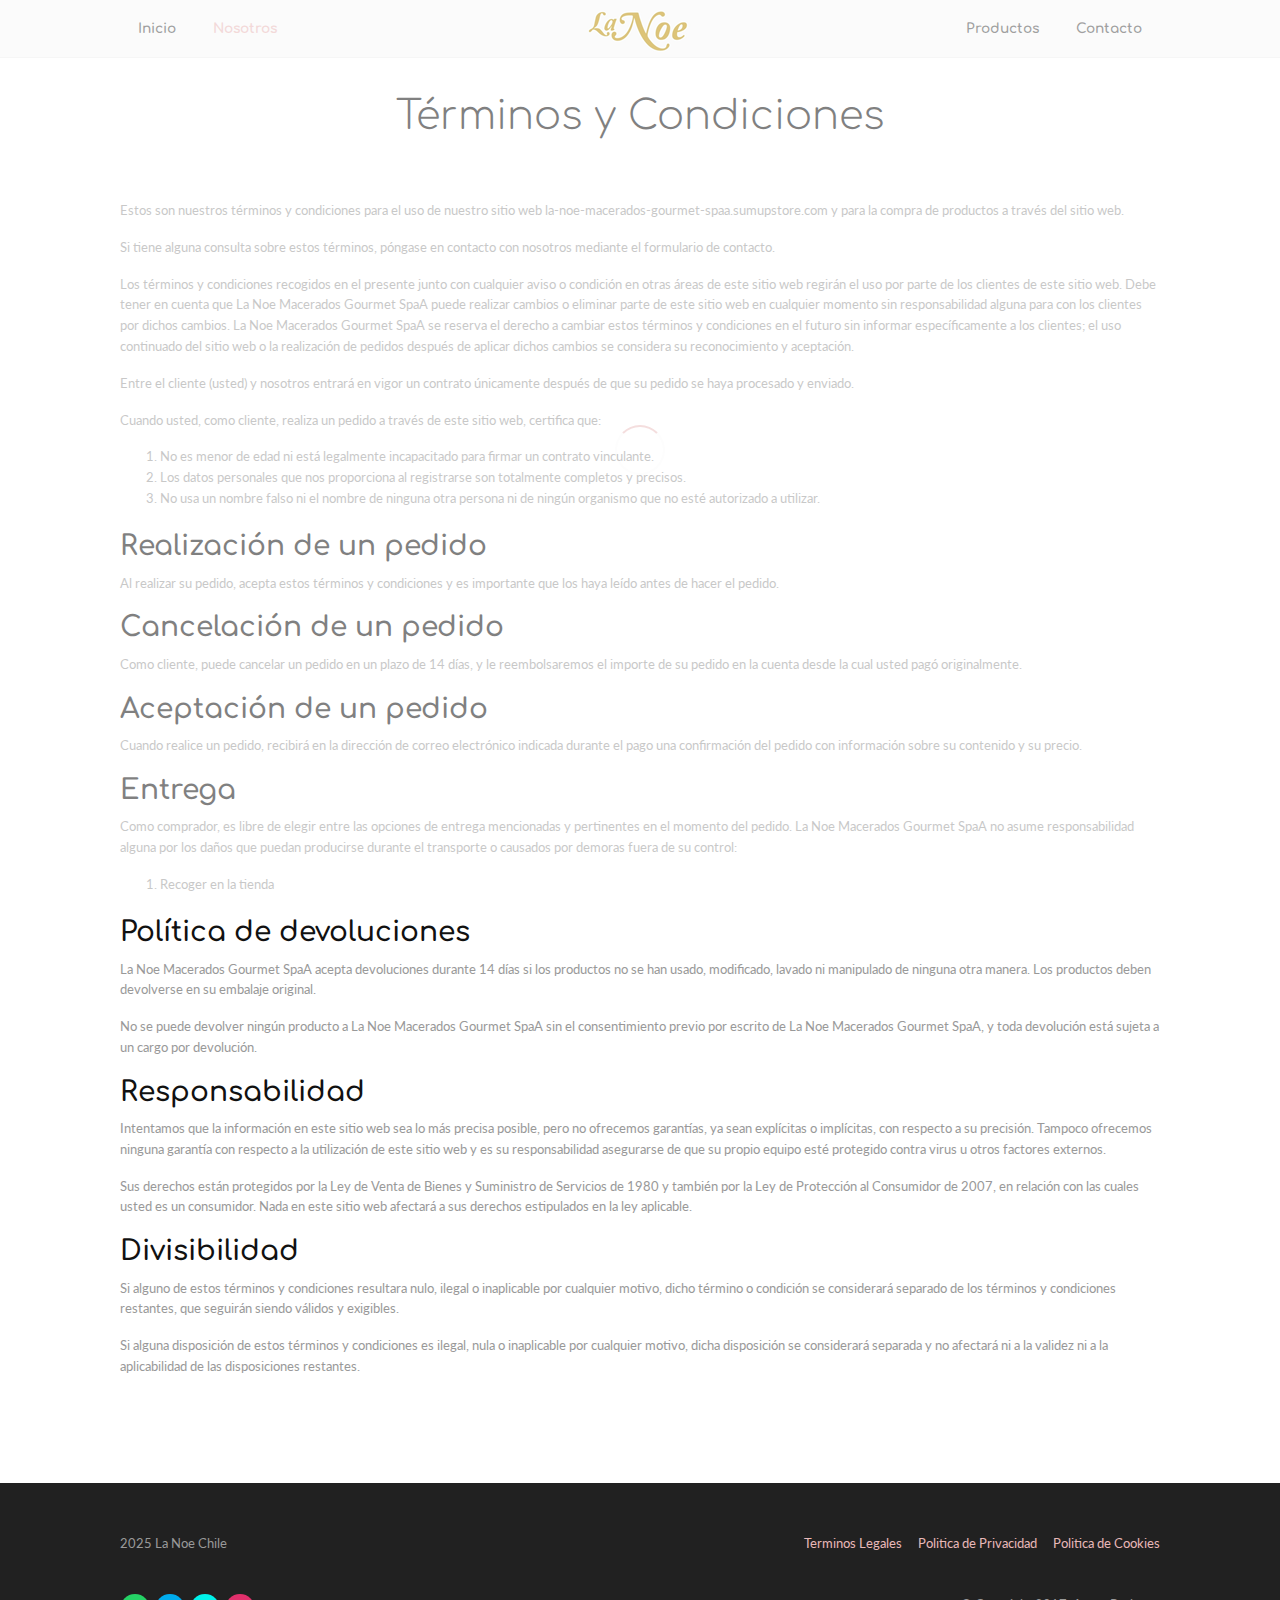
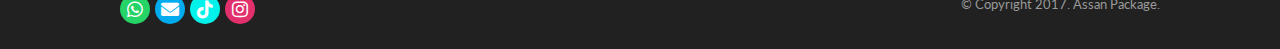
<file: terminos-y-condiciones.html>
<!DOCTYPE html>
<html lang="en">
<head>
    <meta charset="utf-8">
    <meta name="viewport" content="width=device-width, initial-scale=1, shrink-to-fit=no">
    <title>Terminos y condiciones</title>
    <link href="css/plugins/plugins.css" rel="stylesheet">
    <link href="dzsparallaxer/dzsparallaxer.css" rel="stylesheet">
    <link href="dzsparallaxer/scroller.css" rel="stylesheet">
    <link href="dzsparallaxer/advancedscroller/plugin.css" rel="stylesheet">
    <link href="linearicons/fonts.css" rel="stylesheet">
    <link rel="stylesheet" type="text/css" href="revolution/css/settings.css">
    <link rel="stylesheet" type="text/css" href="revolution/css/layers.css">
    <link rel="stylesheet" type="text/css" href="revolution/css/navigation.css">
    <link href="css/style.css" rel="stylesheet">
    <link rel="icon"
          href="/images/lanoe.ico"
          sizes="any">
    <meta name="description"
          content="En La Noe Spa nos dedicamos a mejorar el bienestar y la salud con productos naturales de alta calidad, como aceites y aromaterapia, integrando conocimientos ancestrales con innovación. Nuestro objetivo es informar, promover y educar sobre los beneficios de estas alternativas para una vida más saludable">
    <meta property="og:title"
          content="La Noe Chile - Tienda de medicina alternativa y aromaterapia">
    <meta property="og:type"
          content="website">
    <link href="https://cdnjs.cloudflare.com/ajax/libs/font-awesome/6.0.0/css/all.min.css" rel="stylesheet">
</head>

<body data-spy="scroll" data-target="#navbarsExampleDefault" data-offset="58">
<div id="preloader">
    <div id="preloader-inner"></div>
</div>
<nav class="navbar navbar-expand-lg navbar-light bg-white header-center navbar-onepage fixed-top">
    <div class="container">
        <button class="navbar-toggler navbar-toggler-right" type="button" data-toggle="collapse" data-target="#navbarsExampleDefault" aria-controls="navbarsExampleDefault" aria-expanded="false" aria-label="Toggle navigation">
            <span class="navbar-toggler-icon"></span>
        </button>
        <a class="navbar-brand" href="#home"><img src="images/logoLaNoe.png" alt=""></a>
        <div class="collapse navbar-collapse" id="navbarsExampleDefault">

            <ul class="navbar-nav mr-auto">
                <li class="nav-item"><a data-scroll class="nav-link active" href="#home">Inicio</a></li>
                <li class="nav-item"><a data-scroll class="nav-link" href="#about">Nosotros</a></li>
            </ul>
            <ul class="navbar-nav ml-auto">
                <li class="nav-item"><a data-scroll class="nav-link" href="#services">Productos</a></li>
                <li class="nav-item"><a data-scroll class="nav-link" href="#contact">Contacto</a></li>
            </ul>
        </div>
    </div>
</nav>
<div class="container pt90 pb60" id="about">
    <div class="row pb50">
        <div class="col-md-8 mr-auto ml-auto text-center">
            <h2 class="font300 h1">
                Términos y Condiciones
            </h2>
        </div>
    </div>
    <div class="row">
        <div class="col-md-12 mb30">
            <p>Estos son nuestros términos y condiciones para el uso de nuestro sitio web la-noe-macerados-gourmet-spaa.sumupstore.com y para la compra de productos a través del sitio web.</p>
            <p>Si tiene alguna consulta sobre estos términos, póngase en contacto con nosotros mediante el formulario de contacto.</p>
            <p>Los términos y condiciones recogidos en el presente junto con cualquier aviso o condición en otras áreas de este sitio web regirán el uso por parte de los clientes de este sitio web. Debe tener en cuenta que La Noe Macerados Gourmet SpaA puede realizar cambios o eliminar parte de este sitio web en cualquier momento sin responsabilidad alguna para con los clientes por dichos cambios. La Noe Macerados Gourmet SpaA se reserva el derecho a cambiar estos términos y condiciones en el futuro sin informar específicamente a los clientes; el uso continuado del sitio web o la realización de pedidos después de aplicar dichos cambios se considera su reconocimiento y aceptación.</p>
            <p>Entre el cliente (usted) y nosotros entrará en vigor un contrato únicamente después de que su pedido se haya procesado y enviado. </p>
            <p>Cuando usted, como cliente, realiza un pedido a través de este sitio web, certifica que:</p>
            <ol>
                <li>No es menor de edad ni está legalmente incapacitado para firmar un contrato vinculante.</li>
                <li>Los datos personales que nos proporciona al registrarse son totalmente completos y precisos.</li>
                <li>No usa un nombre falso ni el nombre de ninguna otra persona ni de ningún organismo que no esté autorizado a utilizar.</li>
            </ol>
            <h3>Realización de un pedido</h3>
            <p>Al realizar su pedido, acepta estos términos y condiciones y es importante que los haya leído antes de hacer el pedido.</p>
            <h3>Cancelación de un pedido</h3>
            <p>Como cliente, puede cancelar un pedido en un plazo de 14 días, y le reembolsaremos el importe de su pedido en la cuenta desde la cual usted pagó originalmente.</p>
            <h3>Aceptación de un pedido</h3>
            <p>Cuando realice un pedido, recibirá en la dirección de correo electrónico indicada durante el pago una confirmación del pedido con información sobre su contenido y su precio.</p>
            <h3>Entrega</h3>
            <p>Como comprador, es libre de elegir entre las opciones de entrega mencionadas y pertinentes en el momento del pedido. La Noe Macerados Gourmet SpaA no asume responsabilidad alguna por los daños que puedan producirse durante el transporte o causados por demoras fuera de su control:</p>
            <ol><li>Recoger en la tienda</li></ol>
            <h3>Política de devoluciones</h3>
            <p>La Noe Macerados Gourmet SpaA acepta devoluciones durante 14 días si los productos no se han usado, modificado, lavado ni manipulado de ninguna otra manera. Los productos deben devolverse en su embalaje original.</p>
            <p>No se puede devolver ningún producto a La Noe Macerados Gourmet SpaA sin el consentimiento previo por escrito de La Noe Macerados Gourmet SpaA, y toda devolución está sujeta a un cargo por devolución.</p>
            <h3>Responsabilidad</h3>
            <p>Intentamos que la información en este sitio web sea lo más precisa posible, pero no ofrecemos garantías, ya sean explícitas o implícitas, con respecto a su precisión. Tampoco ofrecemos ninguna garantía con respecto a la utilización de este sitio web y es su responsabilidad asegurarse de que su propio equipo esté protegido contra virus u otros factores externos.</p>
            <p>Sus derechos están protegidos por la Ley de Venta de Bienes y Suministro de Servicios de 1980 y también por la Ley de Protección al Consumidor de 2007, en relación con las cuales usted es un consumidor. Nada en este sitio web afectará a sus derechos estipulados en la ley aplicable.</p>
            <h3>Divisibilidad</h3>
            <p>Si alguno de estos términos y condiciones resultara nulo, ilegal o inaplicable por cualquier motivo, dicho término o condición se considerará separado de los términos y condiciones restantes, que seguirán siendo válidos y exigibles.</p>
            <p>Si alguna disposición de estos términos y condiciones es ilegal, nula o inaplicable por cualquier motivo, dicha disposición se considerará separada y no afectará ni a la validez ni a la aplicabilidad de las disposiciones restantes.</p>
        </div>
    </div>
</div>
<footer class="footer">
    <div class="container">
        <div class="row">
            <div class="col-md-6">
                2025 La Noe Chile
            </div>
            <div class="col-md-6 d-flex justify-content-end">
                <a class="ml-3" href="https://lanoechile.sumupstore.com/pagina/terminos-y-condiciones"
                   target="_blank">Terminos Legales</a>
                <a class="ml-3" href="https://lanoechile.sumupstore.com/pagina/politica-de-privacidad"
                   target="_blank">Politica de Privacidad</a>
                <a class="ml-3" href="https://lanoechile.sumupstore.com/politica-de-cookies"
                   target="_blank">Politica de Cookies</a>
            </div>
        </div>
        <div class="row pt40">
            <div class="col-md-6">
                <a href="https://wa.me/1202344493949" class="social-icon-sm si-dark si-colored-whatsapp si-gray-round">
                    <i class="fa-brands fa-whatsapp"></i>
                    <i class="fa-brands fa-whatsapp"></i>
                </a>
                <a href="mailto:support@assan.com" class="social-icon-sm  si-dark si-colored-twitter si-gray-round">
                    <i class="fa-solid fa-envelope"></i>
                    <i class="fa-solid fa-envelope"></i>
                </a>
                <a href="https://www.tiktok.com/@lanoechile" class="social-icon-sm si-dark si-colored-tiktok si-gray-round">
                    <i class="fa-brands fa-tiktok"></i>
                    <i class="fa-brands fa-tiktok"></i>
                </a>
                <a href="https://www.instagram.com/lanoechile/" class="social-icon-sm si-dark si-colored-instagram si-gray-round">
                    <i class="fa-brands fa-instagram"></i>
                    <i class="fa-brands fa-instagram"></i>
                </a>
            </div>
            <div class="col-md-6 text-right">
                &copy; Copyright 2017. Assan Package.
            </div>
        </div>
    </div>
</footer>
<a href="#" class="back-to-top hidden-xs-down" id="back-to-top"><i class="fa fa-angle-up"></i></a>
<script type="text/javascript" src="js/plugins/plugins.js"></script>
<script type="text/javascript" src="js/beauty.custom.js"></script>
<script type="text/javascript" src="dzsparallaxer/dzsparallaxer.js"></script>
<script type="text/javascript" src="dzsparallaxer/scroller.js"></script>
<script type="text/javascript" src="dzsparallaxer/advancedscroller/plugin.js"></script>
<script type="text/javascript" src="revolution/js/jquery.themepunch.tools.min.js"></script>
<script type="text/javascript" src="revolution/js/jquery.themepunch.revolution.min.js"></script>
<script type="text/javascript" src="revolution/js/extensions/revolution.extension.actions.min.js"></script>
<script type="text/javascript" src="revolution/js/extensions/revolution.extension.carousel.min.js"></script>
<script type="text/javascript" src="revolution/js/extensions/revolution.extension.kenburn.min.js"></script>
<script type="text/javascript" src="revolution/js/extensions/revolution.extension.layeranimation.min.js"></script>
<script type="text/javascript" src="revolution/js/extensions/revolution.extension.migration.min.js"></script>
<script type="text/javascript" src="revolution/js/extensions/revolution.extension.navigation.min.js"></script>
<script type="text/javascript" src="revolution/js/extensions/revolution.extension.parallax.min.js"></script>
<script type="text/javascript" src="revolution/js/extensions/revolution.extension.slideanims.min.js"></script>
<script type="text/javascript" src="js/revolution-custom.js"></script>
</body>
</html>
</file>
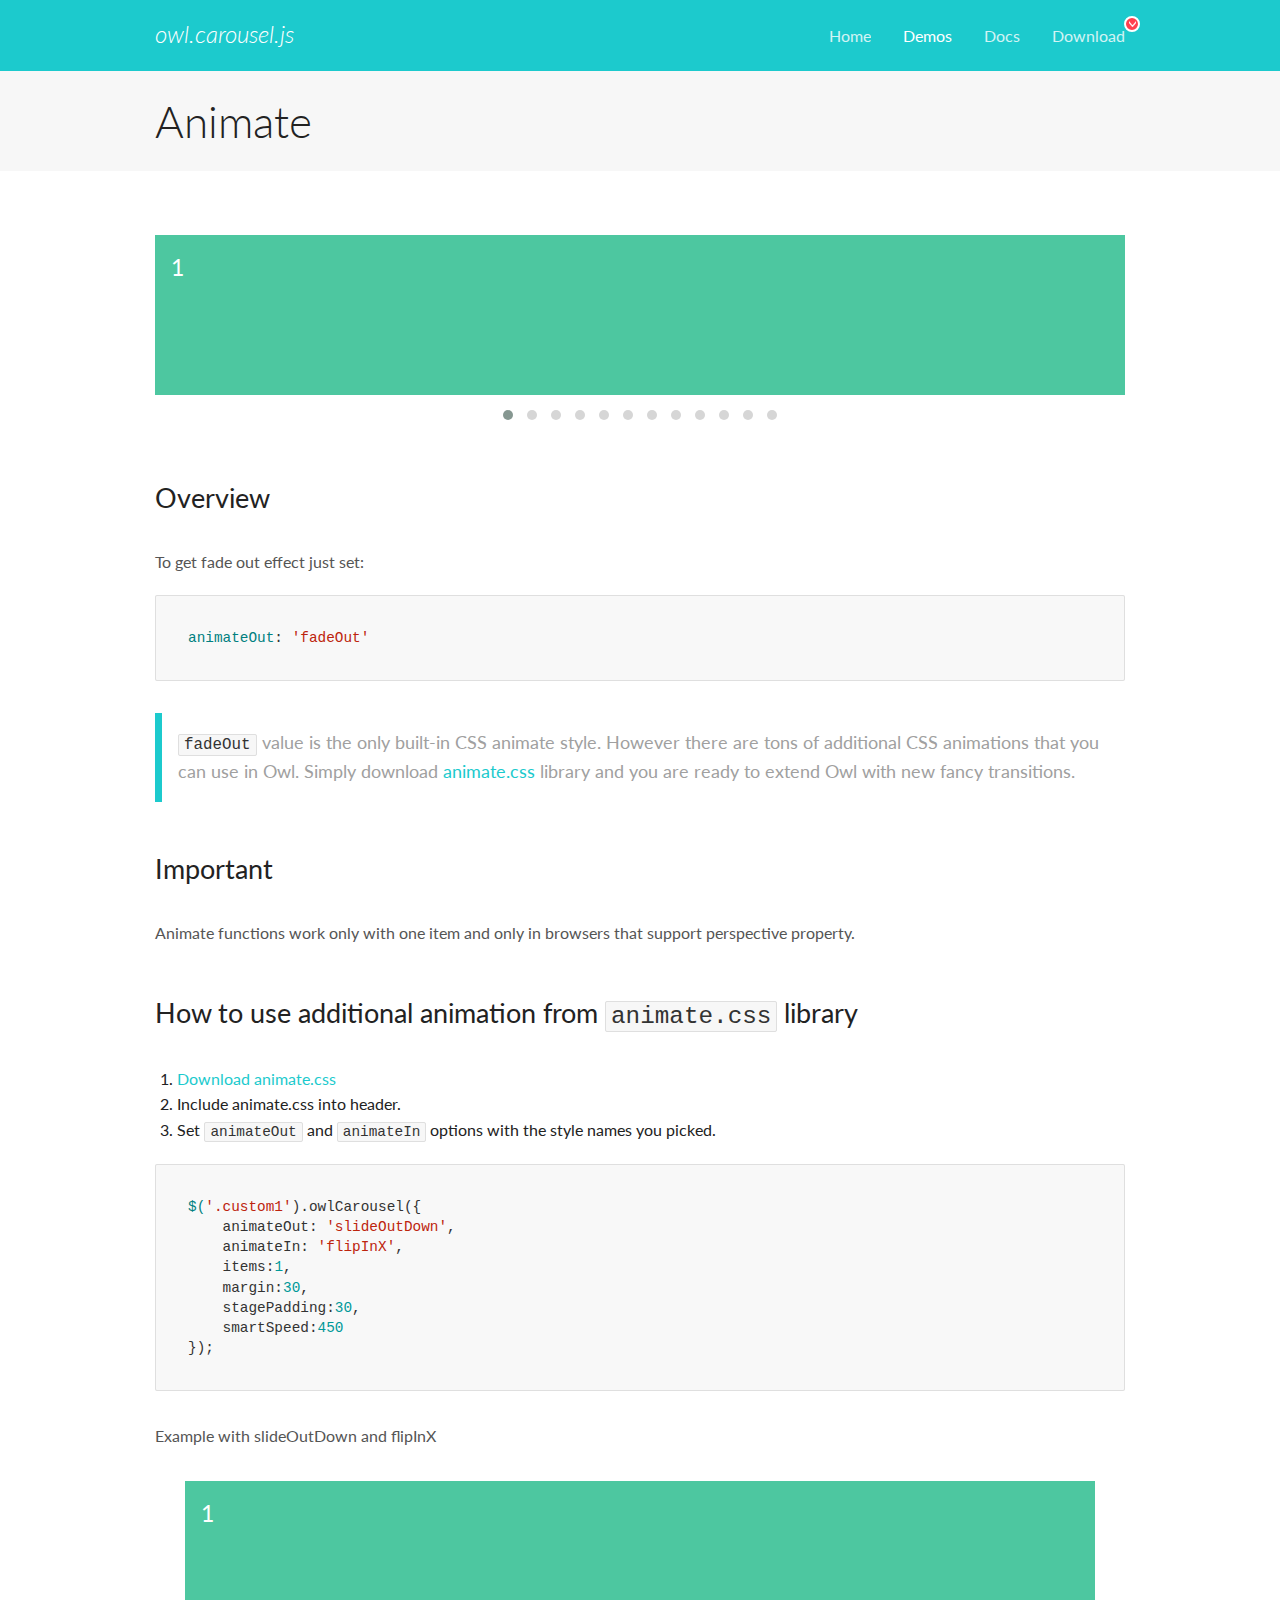
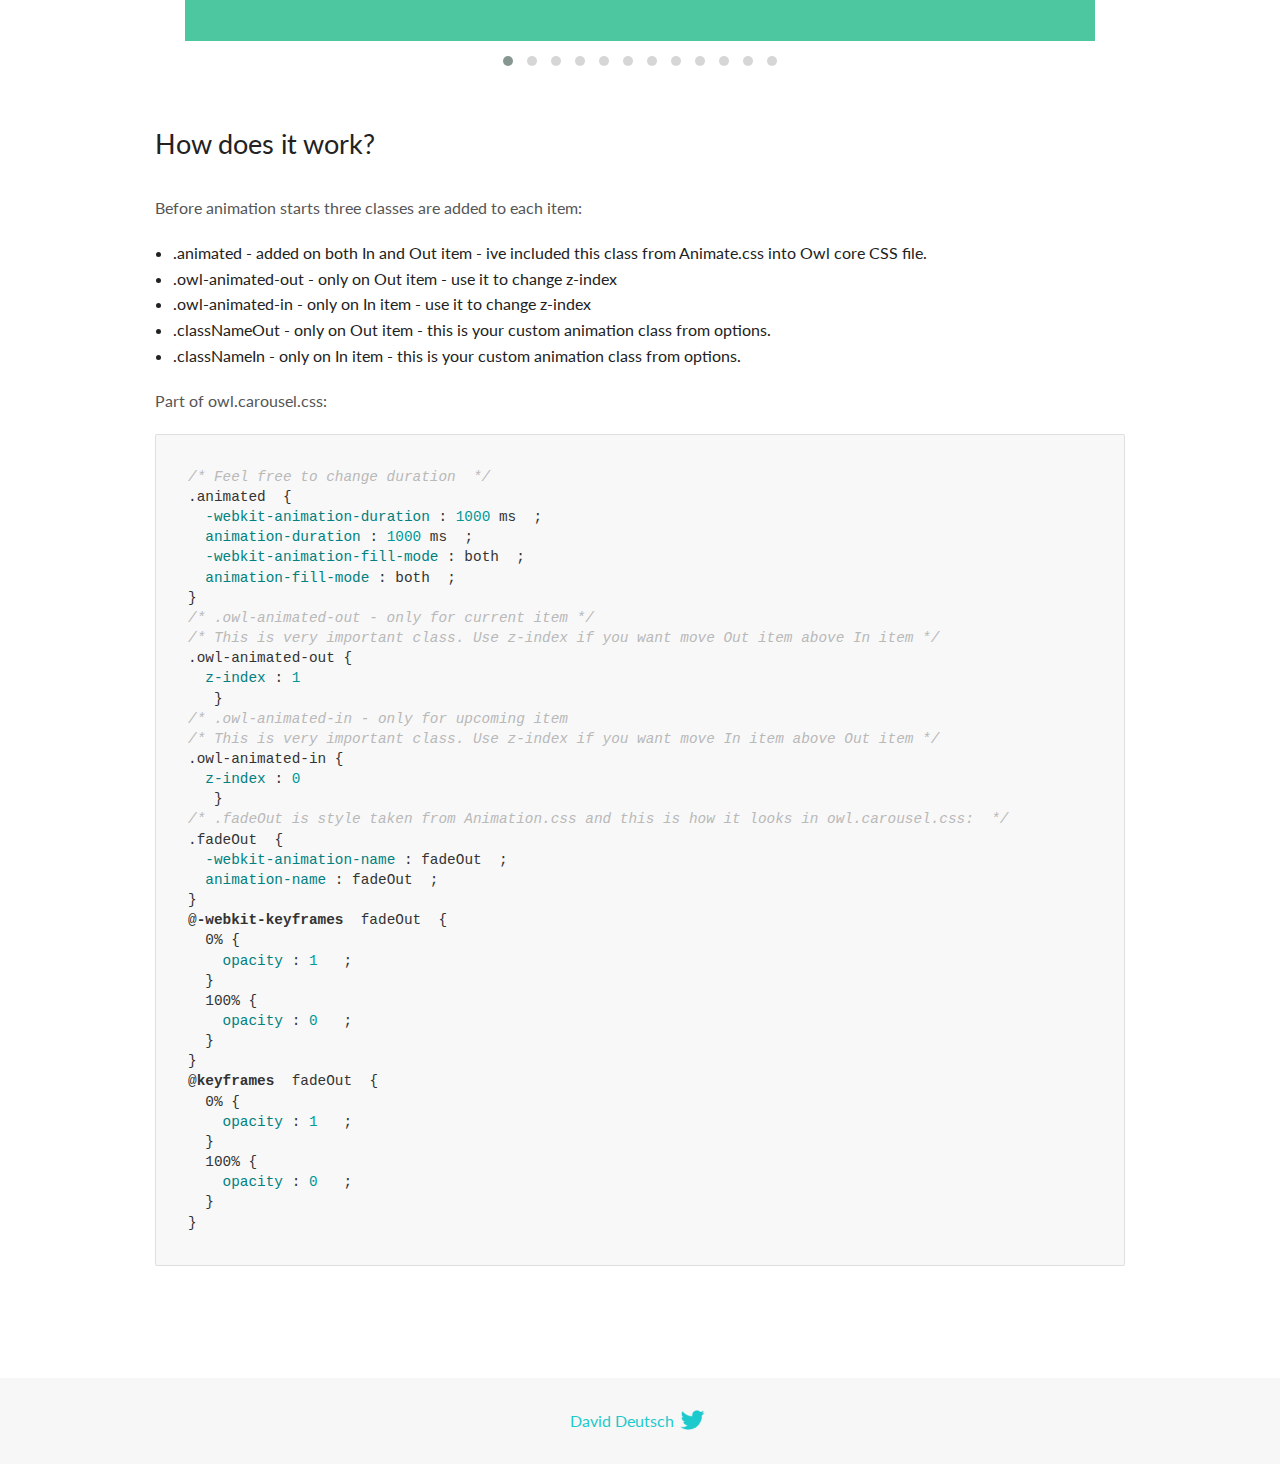
<file: bower_components/owl.carousel/docs/demos/animate.html>
<!DOCTYPE html>
<html lang="en">
  <head>

    <!-- head -->
    <meta charset="utf-8">
    <meta name="msapplication-tap-highlight" content="no" />
    <meta name="viewport" content="width=device-width, initial-scale=1.0" />
    <meta name="description" content="Animate carousel">
    <meta name="author" content="David Deutsch">
    <title>
      Animate Demo | Owl Carousel | 2.2.1
    </title>

    <!-- Stylesheets -->
    <link href='https://fonts.googleapis.com/css?family=Lato:300,400,700,400italic,300italic' rel='stylesheet' type='text/css'>
    <link rel="stylesheet" href="../assets/css/docs.theme.min.css">

    <!-- Owl Stylesheets -->
    <link rel="stylesheet" href="../assets/owlcarousel/assets/owl.carousel.min.css">
    <link rel="stylesheet" href="../assets/owlcarousel/assets/owl.theme.default.min.css">

    <!-- HTML5 shim and Respond.js IE8 support of HTML5 elements and media queries -->

    <!--[if lt IE 9]>
      <script src="https://oss.maxcdn.com/libs/html5shiv/3.7.0/html5shiv.js"></script>
      <script src="https://oss.maxcdn.com/libs/respond.js/1.3.0/respond.min.js"></script>
    <![endif]-->

    <!-- Favicons -->
    <link rel="apple-touch-icon-precomposed" sizes="144x144" href="../assets/ico/apple-touch-icon-144-precomposed.png">
    <link rel="shortcut icon" href="../assets/ico/favicon.png">
    <link rel="shortcut icon" href="favicon.ico">

    <!-- Yeah i know js should not be in header. Its required for demos.-->

    <!-- javascript -->
    <script src="../assets/vendors/jquery.min.js"></script>
    <script src="../assets/owlcarousel/owl.carousel.js"></script>
  </head>
  <body>

    <!-- header -->
    <header class="header">
      <div class="row">
        <div class="large-12 columns">
          <div class="brand left">
            <h3>
              <a href="/OwlCarousel2/">owl.carousel.js</a> 
            </h3>
          </div>
          <a id="toggle-nav" class="right">
            <span></span> <span></span> <span></span> 
          </a> 
          <div class="nav-bar">
            <ul class="clearfix">
              <li> <a href="/OwlCarousel2/index.html">Home</a>  </li>
              <li class="active">
                <a href="/OwlCarousel2/demos/demos.html">Demos</a> 
              </li>
              <li> <a href="/OwlCarousel2/docs/started-welcome.html">Docs</a>  </li>
              <li>
                <a href="https://github.com/OwlCarousel2/OwlCarousel2/archive/2.2.1.zip">Download</a> 
                <span class="download"></span> 
              </li>
            </ul>
          </div>
        </div>
      </div>
    </header>

    <!-- title -->
    <section class="title">
      <div class="row">
        <div class="large-12 columns">
          <h1>Animate</h1>
        </div>
      </div>
    </section>

    <!--  Demos -->
    <section id="demos">
      <div class="row">
        <div class="large-12 columns">
          <div class="fadeOut owl-carousel owl-theme">
            <div class="item">
              <h4>1</h4>
            </div>
            <div class="item">
              <h4>2</h4>
            </div>
            <div class="item">
              <h4>3</h4>
            </div>
            <div class="item">
              <h4>4</h4>
            </div>
            <div class="item">
              <h4>5</h4>
            </div>
            <div class="item">
              <h4>6</h4>
            </div>
            <div class="item">
              <h4>7</h4>
            </div>
            <div class="item">
              <h4>8</h4>
            </div>
            <div class="item">
              <h4>9</h4>
            </div>
            <div class="item">
              <h4>10</h4>
            </div>
            <div class="item">
              <h4>11</h4>
            </div>
            <div class="item">
              <h4>12</h4>
            </div>
          </div>
          <h3 id="overview">Overview</h3>
          <p>To get fade out effect just set:</p>
          <pre><code>animateOut: &#39;fadeOut&#39;</code></pre>
          <blockquote>
            <p><code>fadeOut</code> value is the only built-in CSS animate style. However there are tons of additional CSS animations that you can use in Owl. Simply download
              <a href="https://daneden.github.io/animate.css/">animate.css</a>  library and you are ready to extend Owl with new fancy transitions.</p>
          </blockquote>
          <h3 id="important">Important</h3>
          <p>Animate functions work only with one item and only in browsers that support perspective property.</p>
          <h3 id="how-to-use-additional-animation-from-animate-css-library">How to use additional animation from <code>animate.css</code> library</h3>
          <ol>
            <li> <a href="https://daneden.github.io/animate.css/">Download animate.css</a>  </li>
            <li>Include animate.css into header.</li>
            <li>Set <code>animateOut</code> and <code>animateIn</code> options with the style names you picked.</li>
          </ol>
          <pre><code>$(&#39;.custom1&#39;).owlCarousel({
    animateOut: &#39;slideOutDown&#39;,
    animateIn: &#39;flipInX&#39;,
    items:1,
    margin:30,
    stagePadding:30,
    smartSpeed:450
});</code></pre>
          <p>Example with slideOutDown and flipInX</p>
          <div class="custom1 owl-carousel owl-theme">
            <div class="item">
              <h4>1</h4>
            </div>
            <div class="item">
              <h4>2</h4>
            </div>
            <div class="item">
              <h4>3</h4>
            </div>
            <div class="item">
              <h4>4</h4>
            </div>
            <div class="item">
              <h4>5</h4>
            </div>
            <div class="item">
              <h4>6</h4>
            </div>
            <div class="item">
              <h4>7</h4>
            </div>
            <div class="item">
              <h4>8</h4>
            </div>
            <div class="item">
              <h4>9</h4>
            </div>
            <div class="item">
              <h4>10</h4>
            </div>
            <div class="item">
              <h4>11</h4>
            </div>
            <div class="item">
              <h4>12</h4>
            </div>
          </div>
          <h3 id="how-does-it-work-">How does it work?</h3>
          <p>Before animation starts three classes are added to each item:</p>
          <ul>
            <li>.animated - added on both In and Out item - ive included this class from Animate.css into Owl core CSS file.</li>
            <li>.owl-animated-out - only on Out item - use it to change z-index</li>
            <li>.owl-animated-in - only on In item - use it to change z-index</li>
            <li>.classNameOut - only on Out item - this is your custom animation class from options.</li>
            <li>.classNameIn - only on In item - this is your custom animation class from options.</li>
          </ul>
          <p>Part of owl.carousel.css:</p>
          <pre><code class="language-css"><span class="comment">/* Feel free to change duration  */</span> 
<span class="class">.animated</span>  <span class="rules">{
  <span class="rule"><span class="attribute">-webkit-animation-duration</span> :<span class="value"> <span class="number">1000</span> ms</span> </span> ;
  <span class="rule"><span class="attribute">animation-duration</span> :<span class="value"> <span class="number">1000</span> ms</span> </span> ;
  <span class="rule"><span class="attribute">-webkit-animation-fill-mode</span> :<span class="value"> both</span> </span> ;
  <span class="rule"><span class="attribute">animation-fill-mode</span> :<span class="value"> both</span> </span> ;
<span class="rule">}</span> </span> 
<span class="comment">/* .owl-animated-out - only for current item */</span> 
<span class="comment">/* This is very important class. Use z-index if you want move Out item above In item */</span> 
<span class="class">.owl-animated-out</span> <span class="rules">{
  <span class="rule"><span class="attribute">z-index</span> :<span class="value"> <span class="number">1</span> 
</span> </span> </span> }
<span class="comment">/* .owl-animated-in - only for upcoming item
/* This is very important class. Use z-index if you want move In item above Out item */</span> 
<span class="class">.owl-animated-in</span> <span class="rules">{
  <span class="rule"><span class="attribute">z-index</span> :<span class="value"> <span class="number">0</span> 
</span> </span> </span> }
<span class="comment">/* .fadeOut is style taken from Animation.css and this is how it looks in owl.carousel.css:  */</span> 
<span class="class">.fadeOut</span>  <span class="rules">{
  <span class="rule"><span class="attribute">-webkit-animation-name</span> :<span class="value"> fadeOut</span> </span> ;
  <span class="rule"><span class="attribute">animation-name</span> :<span class="value"> fadeOut</span> </span> ;
<span class="rule">}</span> </span> 
<span class="at_rule">@<span class="keyword">-webkit-keyframes</span>  fadeOut </span> {
  0% <span class="rules">{
    <span class="rule"><span class="attribute">opacity</span> :<span class="value"> <span class="number">1</span> </span> </span> ;
  <span class="rule">}</span> </span> 
  100% <span class="rules">{
    <span class="rule"><span class="attribute">opacity</span> :<span class="value"> <span class="number">0</span> </span> </span> ;
  <span class="rule">}</span> </span> 
}
<span class="at_rule">@<span class="keyword">keyframes</span>  fadeOut </span> {
  0% <span class="rules">{
    <span class="rule"><span class="attribute">opacity</span> :<span class="value"> <span class="number">1</span> </span> </span> ;
  <span class="rule">}</span> </span> 
  100% <span class="rules">{
    <span class="rule"><span class="attribute">opacity</span> :<span class="value"> <span class="number">0</span> </span> </span> ;
  <span class="rule">}</span> </span> 
}</code></pre>
          <link rel="stylesheet" href="../assets/css/animate.css">
          <script>
            jQuery(document).ready(function($) {
              $('.fadeOut').owlCarousel({
                items: 1,
                animateOut: 'fadeOut',
                loop: true,
                margin: 10,
              });
              $('.custom1').owlCarousel({
                animateOut: 'slideOutDown',
                animateIn: 'flipInX',
                items: 1,
                margin: 30,
                stagePadding: 30,
                smartSpeed: 450
              });
            });
          </script>
        </div>
      </div>
    </section>

    <!-- footer -->
    <footer class="footer">
      <div class="row">
        <div class="large-12 columns">
          <h5>
            <a href="/OwlCarousel2/docs/support-contact.html">David Deutsch</a> 
            <a id="custom-tweet-button" href="https://twitter.com/share?url=https://github.com/OwlCarousel2/OwlCarousel2&text=Owl Carousel - This is so awesome! " target="_blank"></a> 
          </h5>
        </div>
      </div>
    </footer>

    <!-- vendors -->
    <script src="../assets/vendors/highlight.js"></script>
    <script src="../assets/js/app.js"></script>
  </body>
</html>
</file>
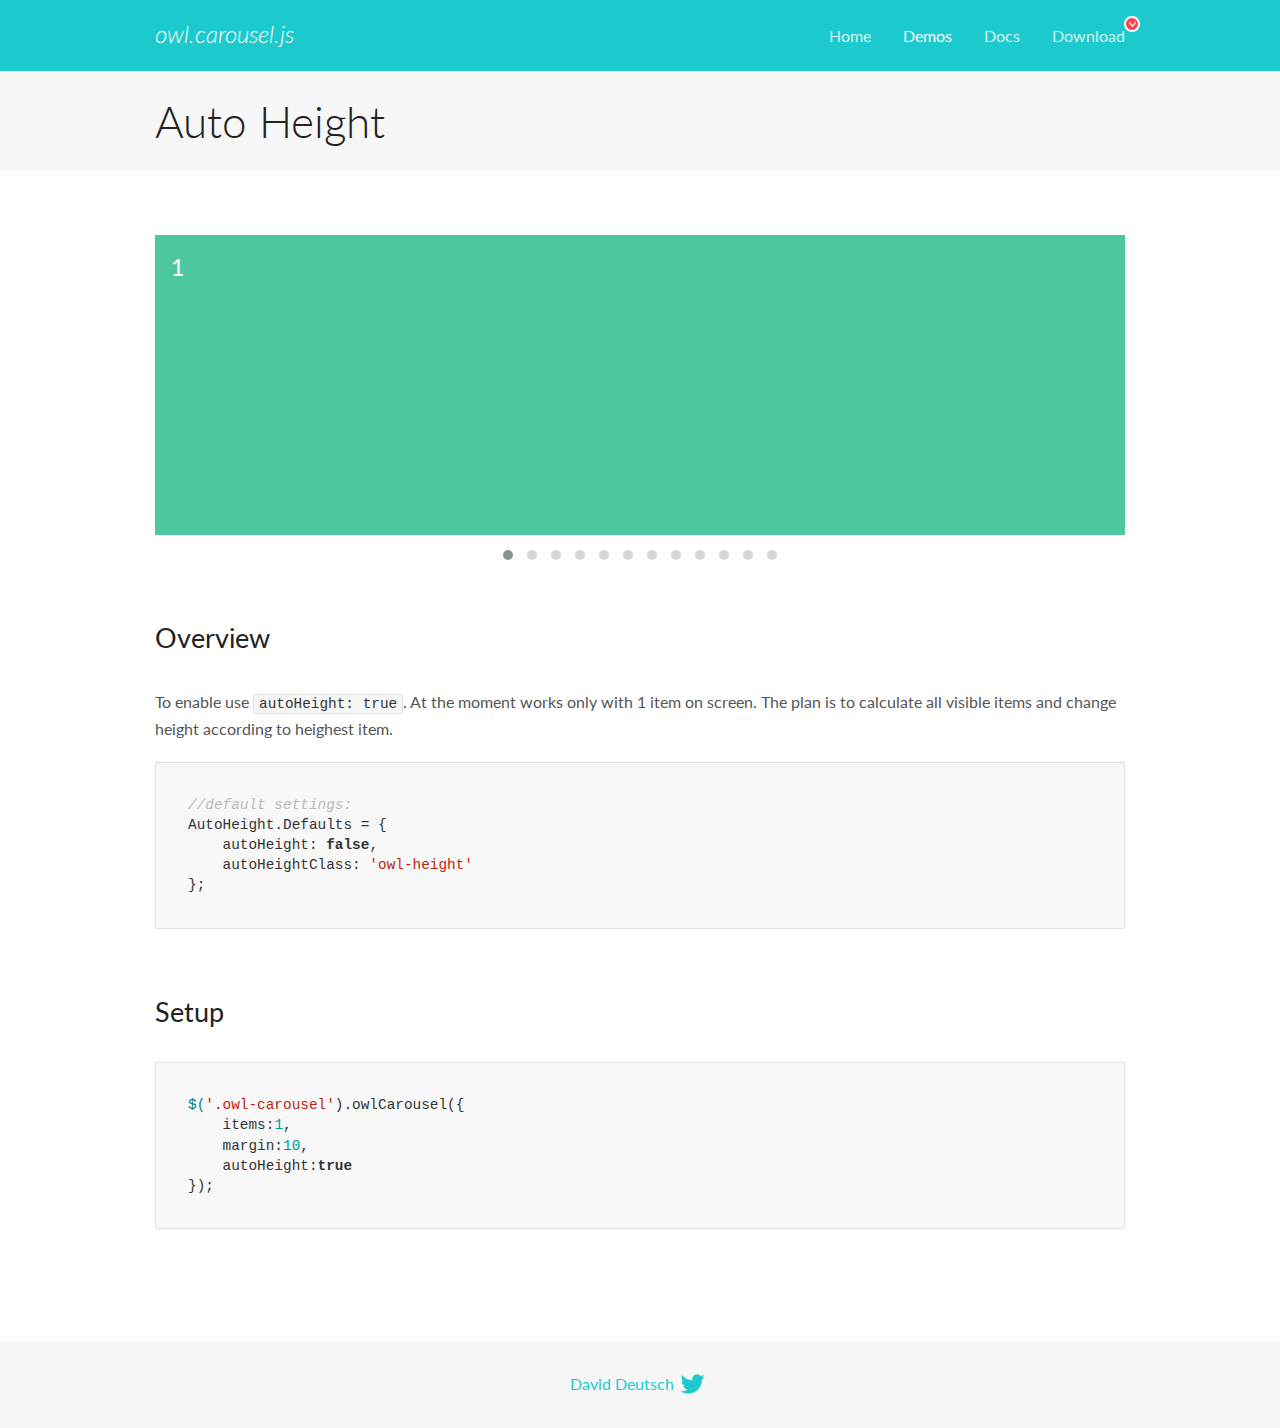
<file: bower_components/owl.carousel/docs/demos/autoheight.html>
<!DOCTYPE html>
<html lang="en">
  <head>

    <!-- head -->
    <meta charset="utf-8">
    <meta name="msapplication-tap-highlight" content="no" />
    <meta name="viewport" content="width=device-width, initial-scale=1.0" />
    <meta name="description" content="autoHeight usage demo">
    <meta name="author" content="David Deutsch">
    <title>
      Auto Height Demo | Owl Carousel | 2.2.1
    </title>

    <!-- Stylesheets -->
    <link href='https://fonts.googleapis.com/css?family=Lato:300,400,700,400italic,300italic' rel='stylesheet' type='text/css'>
    <link rel="stylesheet" href="../assets/css/docs.theme.min.css">

    <!-- Owl Stylesheets -->
    <link rel="stylesheet" href="../assets/owlcarousel/assets/owl.carousel.min.css">
    <link rel="stylesheet" href="../assets/owlcarousel/assets/owl.theme.default.min.css">

    <!-- HTML5 shim and Respond.js IE8 support of HTML5 elements and media queries -->

    <!--[if lt IE 9]>
      <script src="https://oss.maxcdn.com/libs/html5shiv/3.7.0/html5shiv.js"></script>
      <script src="https://oss.maxcdn.com/libs/respond.js/1.3.0/respond.min.js"></script>
    <![endif]-->

    <!-- Favicons -->
    <link rel="apple-touch-icon-precomposed" sizes="144x144" href="../assets/ico/apple-touch-icon-144-precomposed.png">
    <link rel="shortcut icon" href="../assets/ico/favicon.png">
    <link rel="shortcut icon" href="favicon.ico">

    <!-- Yeah i know js should not be in header. Its required for demos.-->

    <!-- javascript -->
    <script src="../assets/vendors/jquery.min.js"></script>
    <script src="../assets/owlcarousel/owl.carousel.js"></script>
  </head>
  <body>

    <!-- header -->
    <header class="header">
      <div class="row">
        <div class="large-12 columns">
          <div class="brand left">
            <h3>
              <a href="/OwlCarousel2/">owl.carousel.js</a> 
            </h3>
          </div>
          <a id="toggle-nav" class="right">
            <span></span> <span></span> <span></span> 
          </a> 
          <div class="nav-bar">
            <ul class="clearfix">
              <li> <a href="/OwlCarousel2/index.html">Home</a>  </li>
              <li class="active">
                <a href="/OwlCarousel2/demos/demos.html">Demos</a> 
              </li>
              <li> <a href="/OwlCarousel2/docs/started-welcome.html">Docs</a>  </li>
              <li>
                <a href="https://github.com/OwlCarousel2/OwlCarousel2/archive/2.2.1.zip">Download</a> 
                <span class="download"></span> 
              </li>
            </ul>
          </div>
        </div>
      </div>
    </header>

    <!-- title -->
    <section class="title">
      <div class="row">
        <div class="large-12 columns">
          <h1>Auto Height</h1>
        </div>
      </div>
    </section>

    <!--  Demos -->
    <section id="demos">
      <div class="row">
        <div class="large-12 columns">
          <div class="owl-carousel owl-theme">
            <div class="item" style="height:300px">
              <h4>1</h4>
            </div>
            <div class="item" style="height:100px">
              <h4>2</h4>
            </div>
            <div class="item" style="height:500px">
              <h4>3</h4>
            </div>
            <div class="item" style="height:250px">
              <h4>4</h4>
            </div>
            <div class="item" style="height:400px">
              <h4>5</h4>
            </div>
            <div class="item" style="height:500px">
              <h4>6</h4>
            </div>
            <div class="item" style="height:600px">
              <h4>7</h4>
            </div>
            <div class="item" style="height:400px">
              <h4>8</h4>
            </div>
            <div class="item" style="height:300px">
              <h4>9</h4>
            </div>
            <div class="item" style="height:350px">
              <h4>10</h4>
            </div>
            <div class="item" style="height:200px">
              <h4>11</h4>
            </div>
            <div class="item" style="height:150px">
              <h4>12</h4>
            </div>
          </div>
          <h3 id="overview">Overview</h3>
          <p>To enable use <code>autoHeight: true</code>. At the moment works only with 1 item on screen. The plan is to calculate all visible items and change height according to heighest item.</p>
          <pre><code>//default settings:
AutoHeight.Defaults = {
    autoHeight: false,
    autoHeightClass: &#39;owl-height&#39;
};</code></pre>
          <h3 id="setup">Setup</h3>
          <pre><code>$(&#39;.owl-carousel&#39;).owlCarousel({
    items:1,
    margin:10,
    autoHeight:true
});</code></pre>
          <script>
            $(document).ready(function() {
              $('.owl-carousel').owlCarousel({
                items: 1,
                margin: 10,
                autoHeight: true
              });
            })
          </script>
        </div>
      </div>
    </section>

    <!-- footer -->
    <footer class="footer">
      <div class="row">
        <div class="large-12 columns">
          <h5>
            <a href="/OwlCarousel2/docs/support-contact.html">David Deutsch</a> 
            <a id="custom-tweet-button" href="https://twitter.com/share?url=https://github.com/OwlCarousel2/OwlCarousel2&text=Owl Carousel - This is so awesome! " target="_blank"></a> 
          </h5>
        </div>
      </div>
    </footer>

    <!-- vendors -->
    <script src="../assets/vendors/highlight.js"></script>
    <script src="../assets/js/app.js"></script>
  </body>
</html>
</file>
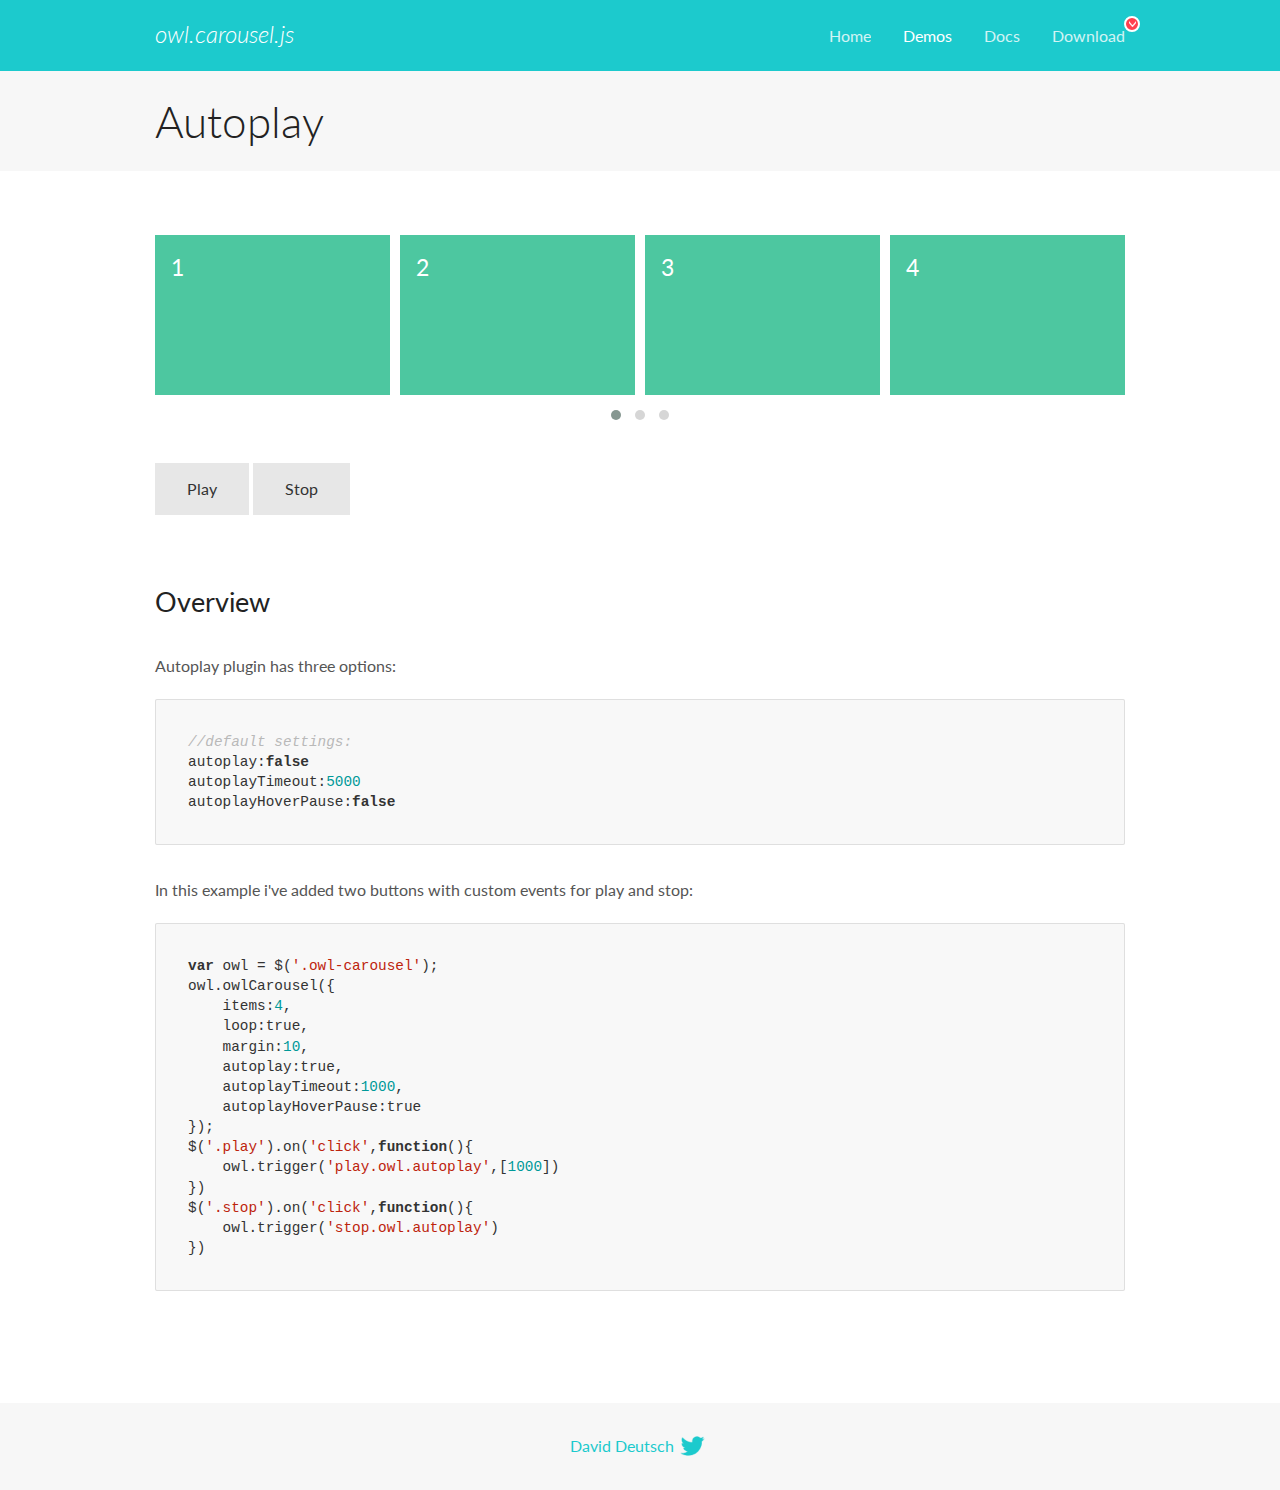
<file: bower_components/owl.carousel/docs/demos/autoplay.html>
<!DOCTYPE html>
<html lang="en">
  <head>

    <!-- head -->
    <meta charset="utf-8">
    <meta name="msapplication-tap-highlight" content="no" />
    <meta name="viewport" content="width=device-width, initial-scale=1.0" />
    <meta name="description" content="Autoplay usage demo">
    <meta name="author" content="David Deutsch">
    <title>
      Autoplay Demo | Owl Carousel | 2.2.1
    </title>

    <!-- Stylesheets -->
    <link href='https://fonts.googleapis.com/css?family=Lato:300,400,700,400italic,300italic' rel='stylesheet' type='text/css'>
    <link rel="stylesheet" href="../assets/css/docs.theme.min.css">

    <!-- Owl Stylesheets -->
    <link rel="stylesheet" href="../assets/owlcarousel/assets/owl.carousel.min.css">
    <link rel="stylesheet" href="../assets/owlcarousel/assets/owl.theme.default.min.css">

    <!-- HTML5 shim and Respond.js IE8 support of HTML5 elements and media queries -->

    <!--[if lt IE 9]>
      <script src="https://oss.maxcdn.com/libs/html5shiv/3.7.0/html5shiv.js"></script>
      <script src="https://oss.maxcdn.com/libs/respond.js/1.3.0/respond.min.js"></script>
    <![endif]-->

    <!-- Favicons -->
    <link rel="apple-touch-icon-precomposed" sizes="144x144" href="../assets/ico/apple-touch-icon-144-precomposed.png">
    <link rel="shortcut icon" href="../assets/ico/favicon.png">
    <link rel="shortcut icon" href="favicon.ico">

    <!-- Yeah i know js should not be in header. Its required for demos.-->

    <!-- javascript -->
    <script src="../assets/vendors/jquery.min.js"></script>
    <script src="../assets/owlcarousel/owl.carousel.js"></script>
  </head>
  <body>

    <!-- header -->
    <header class="header">
      <div class="row">
        <div class="large-12 columns">
          <div class="brand left">
            <h3>
              <a href="/OwlCarousel2/">owl.carousel.js</a> 
            </h3>
          </div>
          <a id="toggle-nav" class="right">
            <span></span> <span></span> <span></span> 
          </a> 
          <div class="nav-bar">
            <ul class="clearfix">
              <li> <a href="/OwlCarousel2/index.html">Home</a>  </li>
              <li class="active">
                <a href="/OwlCarousel2/demos/demos.html">Demos</a> 
              </li>
              <li> <a href="/OwlCarousel2/docs/started-welcome.html">Docs</a>  </li>
              <li>
                <a href="https://github.com/OwlCarousel2/OwlCarousel2/archive/2.2.1.zip">Download</a> 
                <span class="download"></span> 
              </li>
            </ul>
          </div>
        </div>
      </div>
    </header>

    <!-- title -->
    <section class="title">
      <div class="row">
        <div class="large-12 columns">
          <h1>Autoplay</h1>
        </div>
      </div>
    </section>

    <!--  Demos -->
    <section id="demos">
      <div class="row">
        <div class="large-12 columns">
          <div class="owl-carousel owl-theme">
            <div class="item">
              <h4>1</h4>
            </div>
            <div class="item">
              <h4>2</h4>
            </div>
            <div class="item">
              <h4>3</h4>
            </div>
            <div class="item">
              <h4>4</h4>
            </div>
            <div class="item">
              <h4>5</h4>
            </div>
            <div class="item">
              <h4>6</h4>
            </div>
            <div class="item">
              <h4>7</h4>
            </div>
            <div class="item">
              <h4>8</h4>
            </div>
            <div class="item">
              <h4>9</h4>
            </div>
            <div class="item">
              <h4>10</h4>
            </div>
            <div class="item">
              <h4>11</h4>
            </div>
            <div class="item">
              <h4>12</h4>
            </div>
          </div>
          <a class="button secondary play">Play</a> 
          <a class="button secondary stop">Stop</a> 
          <h3 id="overview">Overview</h3>
          <p>Autoplay plugin has three options:</p>
          <pre><code>//default settings:
autoplay:false
autoplayTimeout:5000
autoplayHoverPause:false</code></pre>
          <p>In this example i&#39;ve added two buttons with custom events for play and stop:</p>
          <pre><code>var owl = $(&#39;.owl-carousel&#39;);
owl.owlCarousel({
    items:4,
    loop:true,
    margin:10,
    autoplay:true,
    autoplayTimeout:1000,
    autoplayHoverPause:true
});
$(&#39;.play&#39;).on(&#39;click&#39;,function(){
    owl.trigger(&#39;play.owl.autoplay&#39;,[1000])
})
$(&#39;.stop&#39;).on(&#39;click&#39;,function(){
    owl.trigger(&#39;stop.owl.autoplay&#39;)
})</code></pre>
          <script>
            $(document).ready(function() {
              var owl = $('.owl-carousel');
              owl.owlCarousel({
                items: 4,
                loop: true,
                margin: 10,
                autoplay: true,
                autoplayTimeout: 1000,
                autoplayHoverPause: true
              });
              $('.play').on('click', function() {
                owl.trigger('play.owl.autoplay', [1000])
              })
              $('.stop').on('click', function() {
                owl.trigger('stop.owl.autoplay')
              })
            })
          </script>
        </div>
      </div>
    </section>

    <!-- footer -->
    <footer class="footer">
      <div class="row">
        <div class="large-12 columns">
          <h5>
            <a href="/OwlCarousel2/docs/support-contact.html">David Deutsch</a> 
            <a id="custom-tweet-button" href="https://twitter.com/share?url=https://github.com/OwlCarousel2/OwlCarousel2&text=Owl Carousel - This is so awesome! " target="_blank"></a> 
          </h5>
        </div>
      </div>
    </footer>

    <!-- vendors -->
    <script src="../assets/vendors/highlight.js"></script>
    <script src="../assets/js/app.js"></script>
  </body>
</html>
</file>
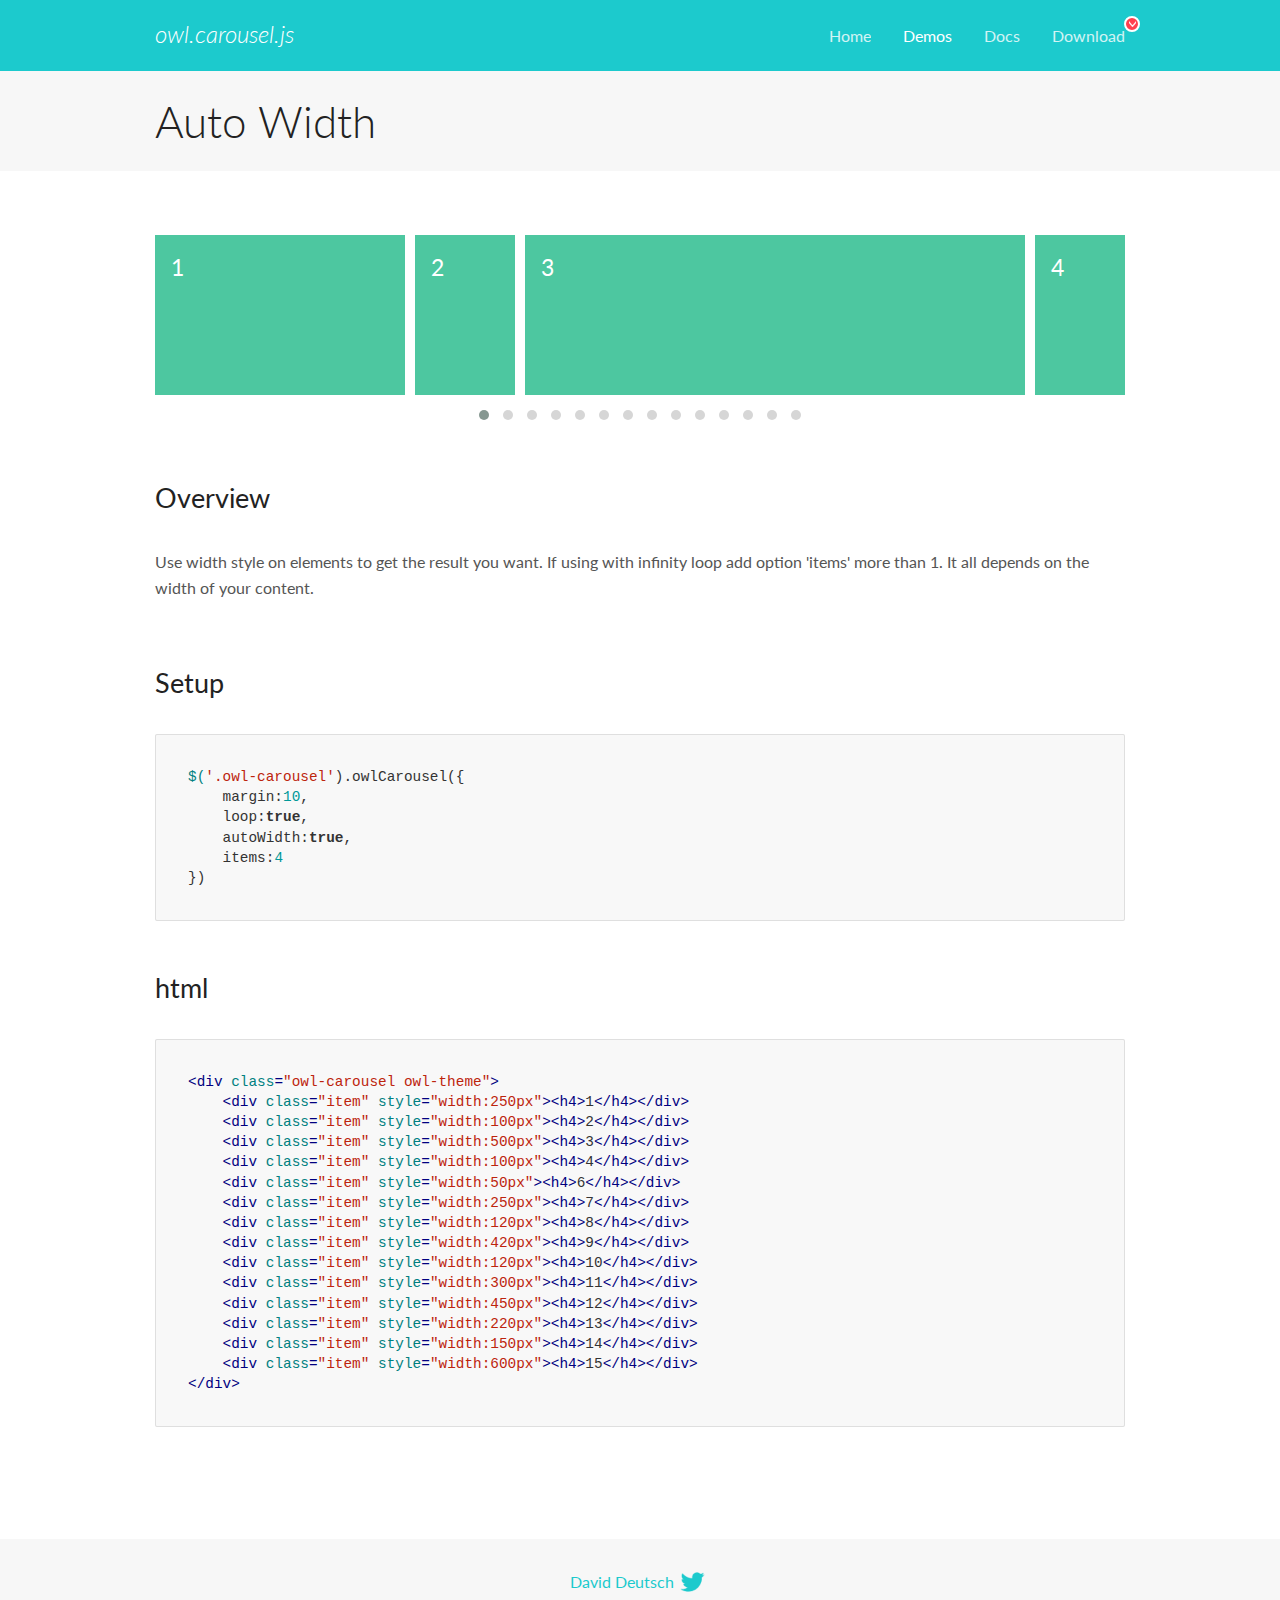
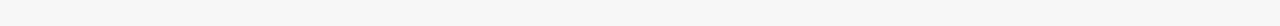
<file: bower_components/owl.carousel/docs/demos/autowidth.html>
<!DOCTYPE html>
<html lang="en">
  <head>

    <!-- head -->
    <meta charset="utf-8">
    <meta name="msapplication-tap-highlight" content="no" />
    <meta name="viewport" content="width=device-width, initial-scale=1.0" />
    <meta name="description" content="Auto Width">
    <meta name="author" content="David Deutsch">
    <title>
      Auto Width Demo | Owl Carousel | 2.2.1
    </title>

    <!-- Stylesheets -->
    <link href='https://fonts.googleapis.com/css?family=Lato:300,400,700,400italic,300italic' rel='stylesheet' type='text/css'>
    <link rel="stylesheet" href="../assets/css/docs.theme.min.css">

    <!-- Owl Stylesheets -->
    <link rel="stylesheet" href="../assets/owlcarousel/assets/owl.carousel.min.css">
    <link rel="stylesheet" href="../assets/owlcarousel/assets/owl.theme.default.min.css">

    <!-- HTML5 shim and Respond.js IE8 support of HTML5 elements and media queries -->

    <!--[if lt IE 9]>
      <script src="https://oss.maxcdn.com/libs/html5shiv/3.7.0/html5shiv.js"></script>
      <script src="https://oss.maxcdn.com/libs/respond.js/1.3.0/respond.min.js"></script>
    <![endif]-->

    <!-- Favicons -->
    <link rel="apple-touch-icon-precomposed" sizes="144x144" href="../assets/ico/apple-touch-icon-144-precomposed.png">
    <link rel="shortcut icon" href="../assets/ico/favicon.png">
    <link rel="shortcut icon" href="favicon.ico">

    <!-- Yeah i know js should not be in header. Its required for demos.-->

    <!-- javascript -->
    <script src="../assets/vendors/jquery.min.js"></script>
    <script src="../assets/owlcarousel/owl.carousel.js"></script>
  </head>
  <body>

    <!-- header -->
    <header class="header">
      <div class="row">
        <div class="large-12 columns">
          <div class="brand left">
            <h3>
              <a href="/OwlCarousel2/">owl.carousel.js</a> 
            </h3>
          </div>
          <a id="toggle-nav" class="right">
            <span></span> <span></span> <span></span> 
          </a> 
          <div class="nav-bar">
            <ul class="clearfix">
              <li> <a href="/OwlCarousel2/index.html">Home</a>  </li>
              <li class="active">
                <a href="/OwlCarousel2/demos/demos.html">Demos</a> 
              </li>
              <li> <a href="/OwlCarousel2/docs/started-welcome.html">Docs</a>  </li>
              <li>
                <a href="https://github.com/OwlCarousel2/OwlCarousel2/archive/2.2.1.zip">Download</a> 
                <span class="download"></span> 
              </li>
            </ul>
          </div>
        </div>
      </div>
    </header>

    <!-- title -->
    <section class="title">
      <div class="row">
        <div class="large-12 columns">
          <h1>Auto Width</h1>
        </div>
      </div>
    </section>

    <!--  Demos -->
    <section id="demos">
      <div class="row">
        <div class="large-12 columns">
          <div class="owl-carousel owl-theme">
            <div class="item" style="width:250px">
              <h4>1</h4>
            </div>
            <div class="item" style="width:100px">
              <h4>2</h4>
            </div>
            <div class="item" style="width:500px">
              <h4>3</h4>
            </div>
            <div class="item" style="width:100px">
              <h4>4</h4>
            </div>
            <div class="item" style="width:50px">
              <h4>6</h4>
            </div>
            <div class="item" style="width:250px">
              <h4>7</h4>
            </div>
            <div class="item" style="width:120px">
              <h4>8</h4>
            </div>
            <div class="item" style="width:420px">
              <h4>9</h4>
            </div>
            <div class="item" style="width:120px">
              <h4>10</h4>
            </div>
            <div class="item" style="width:300px">
              <h4>11</h4>
            </div>
            <div class="item" style="width:450px">
              <h4>12</h4>
            </div>
            <div class="item" style="width:220px">
              <h4>13</h4>
            </div>
            <div class="item" style="width:150px">
              <h4>14</h4>
            </div>
            <div class="item" style="width:600px">
              <h4>15</h4>
            </div>
          </div>
          <h3 id="overview">Overview</h3>
          <p>Use width style on elements to get the result you want. If using with infinity loop add option &#39;items&#39; more than 1. It all depends on the width of your content.</p>
          <h3 id="setup">Setup</h3>
          <pre><code>$(&#39;.owl-carousel&#39;).owlCarousel({
    margin:10,
    loop:true,
    autoWidth:true,
    items:4
})</code></pre>
          <h3 id="html">html</h3>
          <pre><code>&lt;div class=&quot;owl-carousel owl-theme&quot;&gt;
    &lt;div class=&quot;item&quot; style=&quot;width:250px&quot;&gt;&lt;h4&gt;1&lt;/h4&gt;&lt;/div&gt;
    &lt;div class=&quot;item&quot; style=&quot;width:100px&quot;&gt;&lt;h4&gt;2&lt;/h4&gt;&lt;/div&gt;
    &lt;div class=&quot;item&quot; style=&quot;width:500px&quot;&gt;&lt;h4&gt;3&lt;/h4&gt;&lt;/div&gt;
    &lt;div class=&quot;item&quot; style=&quot;width:100px&quot;&gt;&lt;h4&gt;4&lt;/h4&gt;&lt;/div&gt;
    &lt;div class=&quot;item&quot; style=&quot;width:50px&quot;&gt;&lt;h4&gt;6&lt;/h4&gt;&lt;/div&gt;
    &lt;div class=&quot;item&quot; style=&quot;width:250px&quot;&gt;&lt;h4&gt;7&lt;/h4&gt;&lt;/div&gt;
    &lt;div class=&quot;item&quot; style=&quot;width:120px&quot;&gt;&lt;h4&gt;8&lt;/h4&gt;&lt;/div&gt;
    &lt;div class=&quot;item&quot; style=&quot;width:420px&quot;&gt;&lt;h4&gt;9&lt;/h4&gt;&lt;/div&gt;
    &lt;div class=&quot;item&quot; style=&quot;width:120px&quot;&gt;&lt;h4&gt;10&lt;/h4&gt;&lt;/div&gt;
    &lt;div class=&quot;item&quot; style=&quot;width:300px&quot;&gt;&lt;h4&gt;11&lt;/h4&gt;&lt;/div&gt;
    &lt;div class=&quot;item&quot; style=&quot;width:450px&quot;&gt;&lt;h4&gt;12&lt;/h4&gt;&lt;/div&gt;
    &lt;div class=&quot;item&quot; style=&quot;width:220px&quot;&gt;&lt;h4&gt;13&lt;/h4&gt;&lt;/div&gt;
    &lt;div class=&quot;item&quot; style=&quot;width:150px&quot;&gt;&lt;h4&gt;14&lt;/h4&gt;&lt;/div&gt;
    &lt;div class=&quot;item&quot; style=&quot;width:600px&quot;&gt;&lt;h4&gt;15&lt;/h4&gt;&lt;/div&gt;
&lt;/div&gt;</code></pre>
          <script>
            $(document).ready(function() {
              $('.owl-carousel').owlCarousel({
                margin: 10,
                loop: true,
                autoWidth: true,
                items: 4
              })
            })
          </script>
        </div>
      </div>
    </section>

    <!-- footer -->
    <footer class="footer">
      <div class="row">
        <div class="large-12 columns">
          <h5>
            <a href="/OwlCarousel2/docs/support-contact.html">David Deutsch</a> 
            <a id="custom-tweet-button" href="https://twitter.com/share?url=https://github.com/OwlCarousel2/OwlCarousel2&text=Owl Carousel - This is so awesome! " target="_blank"></a> 
          </h5>
        </div>
      </div>
    </footer>

    <!-- vendors -->
    <script src="../assets/vendors/highlight.js"></script>
    <script src="../assets/js/app.js"></script>
  </body>
</html>
</file>
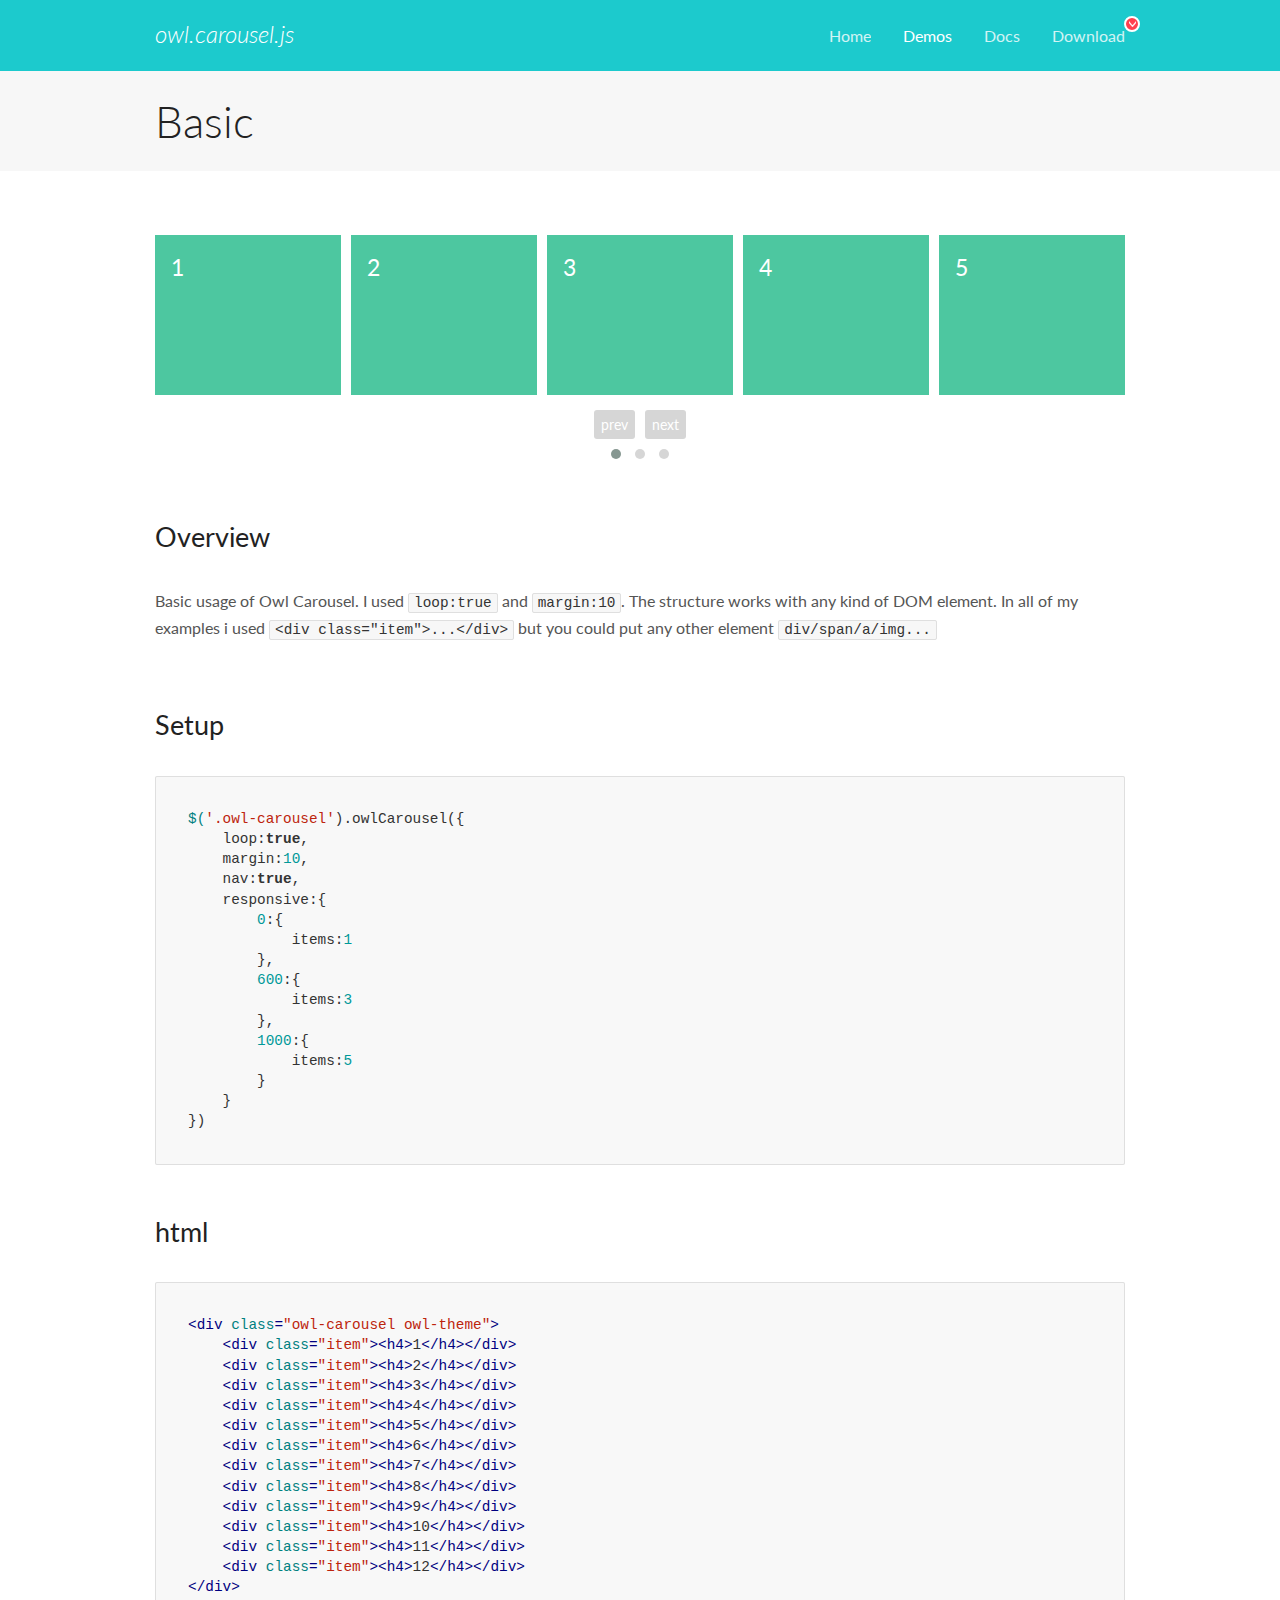
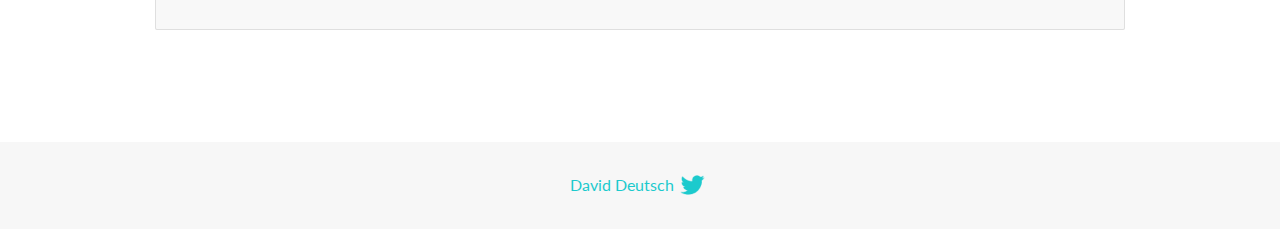
<file: bower_components/owl.carousel/docs/demos/basic.html>
<!DOCTYPE html>
<html lang="en">
  <head>

    <!-- head -->
    <meta charset="utf-8">
    <meta name="msapplication-tap-highlight" content="no" />
    <meta name="viewport" content="width=device-width, initial-scale=1.0" />
    <meta name="description" content="Basic usage demo">
    <meta name="author" content="David Deutsch">
    <title>
      Basic Demo | Owl Carousel | 2.2.1
    </title>

    <!-- Stylesheets -->
    <link href='https://fonts.googleapis.com/css?family=Lato:300,400,700,400italic,300italic' rel='stylesheet' type='text/css'>
    <link rel="stylesheet" href="../assets/css/docs.theme.min.css">

    <!-- Owl Stylesheets -->
    <link rel="stylesheet" href="../assets/owlcarousel/assets/owl.carousel.min.css">
    <link rel="stylesheet" href="../assets/owlcarousel/assets/owl.theme.default.min.css">

    <!-- HTML5 shim and Respond.js IE8 support of HTML5 elements and media queries -->

    <!--[if lt IE 9]>
      <script src="https://oss.maxcdn.com/libs/html5shiv/3.7.0/html5shiv.js"></script>
      <script src="https://oss.maxcdn.com/libs/respond.js/1.3.0/respond.min.js"></script>
    <![endif]-->

    <!-- Favicons -->
    <link rel="apple-touch-icon-precomposed" sizes="144x144" href="../assets/ico/apple-touch-icon-144-precomposed.png">
    <link rel="shortcut icon" href="../assets/ico/favicon.png">
    <link rel="shortcut icon" href="favicon.ico">

    <!-- Yeah i know js should not be in header. Its required for demos.-->

    <!-- javascript -->
    <script src="../assets/vendors/jquery.min.js"></script>
    <script src="../assets/owlcarousel/owl.carousel.js"></script>
  </head>
  <body>

    <!-- header -->
    <header class="header">
      <div class="row">
        <div class="large-12 columns">
          <div class="brand left">
            <h3>
              <a href="/OwlCarousel2/">owl.carousel.js</a> 
            </h3>
          </div>
          <a id="toggle-nav" class="right">
            <span></span> <span></span> <span></span> 
          </a> 
          <div class="nav-bar">
            <ul class="clearfix">
              <li> <a href="/OwlCarousel2/index.html">Home</a>  </li>
              <li class="active">
                <a href="/OwlCarousel2/demos/demos.html">Demos</a> 
              </li>
              <li> <a href="/OwlCarousel2/docs/started-welcome.html">Docs</a>  </li>
              <li>
                <a href="https://github.com/OwlCarousel2/OwlCarousel2/archive/2.2.1.zip">Download</a> 
                <span class="download"></span> 
              </li>
            </ul>
          </div>
        </div>
      </div>
    </header>

    <!-- title -->
    <section class="title">
      <div class="row">
        <div class="large-12 columns">
          <h1>Basic</h1>
        </div>
      </div>
    </section>

    <!--  Demos -->
    <section id="demos">
      <div class="row">
        <div class="large-12 columns">
          <div class="owl-carousel owl-theme">
            <div class="item">
              <h4>1</h4>
            </div>
            <div class="item">
              <h4>2</h4>
            </div>
            <div class="item">
              <h4>3</h4>
            </div>
            <div class="item">
              <h4>4</h4>
            </div>
            <div class="item">
              <h4>5</h4>
            </div>
            <div class="item">
              <h4>6</h4>
            </div>
            <div class="item">
              <h4>7</h4>
            </div>
            <div class="item">
              <h4>8</h4>
            </div>
            <div class="item">
              <h4>9</h4>
            </div>
            <div class="item">
              <h4>10</h4>
            </div>
            <div class="item">
              <h4>11</h4>
            </div>
            <div class="item">
              <h4>12</h4>
            </div>
          </div>
          <h3 id="overview">Overview</h3>
          <p>Basic usage of Owl Carousel. I used <code>loop:true</code> and <code>margin:10</code>. The structure works with any kind of DOM element. In all of my examples i used <code>&lt;div class=&quot;item&quot;&gt;...&lt;/div&gt;</code> but you could
            put any other element <code>div/span/a/img...</code></p>
          <h3 id="setup">Setup</h3>
          <pre><code>$(&#39;.owl-carousel&#39;).owlCarousel({
    loop:true,
    margin:10,
    nav:true,
    responsive:{
        0:{
            items:1
        },
        600:{
            items:3
        },
        1000:{
            items:5
        }
    }
})</code></pre>
          <h3 id="html">html</h3>
          <pre><code>&lt;div class=&quot;owl-carousel owl-theme&quot;&gt;
    &lt;div class=&quot;item&quot;&gt;&lt;h4&gt;1&lt;/h4&gt;&lt;/div&gt;
    &lt;div class=&quot;item&quot;&gt;&lt;h4&gt;2&lt;/h4&gt;&lt;/div&gt;
    &lt;div class=&quot;item&quot;&gt;&lt;h4&gt;3&lt;/h4&gt;&lt;/div&gt;
    &lt;div class=&quot;item&quot;&gt;&lt;h4&gt;4&lt;/h4&gt;&lt;/div&gt;
    &lt;div class=&quot;item&quot;&gt;&lt;h4&gt;5&lt;/h4&gt;&lt;/div&gt;
    &lt;div class=&quot;item&quot;&gt;&lt;h4&gt;6&lt;/h4&gt;&lt;/div&gt;
    &lt;div class=&quot;item&quot;&gt;&lt;h4&gt;7&lt;/h4&gt;&lt;/div&gt;
    &lt;div class=&quot;item&quot;&gt;&lt;h4&gt;8&lt;/h4&gt;&lt;/div&gt;
    &lt;div class=&quot;item&quot;&gt;&lt;h4&gt;9&lt;/h4&gt;&lt;/div&gt;
    &lt;div class=&quot;item&quot;&gt;&lt;h4&gt;10&lt;/h4&gt;&lt;/div&gt;
    &lt;div class=&quot;item&quot;&gt;&lt;h4&gt;11&lt;/h4&gt;&lt;/div&gt;
    &lt;div class=&quot;item&quot;&gt;&lt;h4&gt;12&lt;/h4&gt;&lt;/div&gt;
&lt;/div&gt;</code></pre>
          <script>
            $(document).ready(function() {
              var owl = $('.owl-carousel');
              owl.owlCarousel({
                margin: 10,
                nav: true,
                loop: true,
                responsive: {
                  0: {
                    items: 1
                  },
                  600: {
                    items: 3
                  },
                  1000: {
                    items: 5
                  }
                }
              })
            })
          </script>
        </div>
      </div>
    </section>

    <!-- footer -->
    <footer class="footer">
      <div class="row">
        <div class="large-12 columns">
          <h5>
            <a href="/OwlCarousel2/docs/support-contact.html">David Deutsch</a> 
            <a id="custom-tweet-button" href="https://twitter.com/share?url=https://github.com/OwlCarousel2/OwlCarousel2&text=Owl Carousel - This is so awesome! " target="_blank"></a> 
          </h5>
        </div>
      </div>
    </footer>

    <!-- vendors -->
    <script src="../assets/vendors/highlight.js"></script>
    <script src="../assets/js/app.js"></script>
  </body>
</html>
</file>
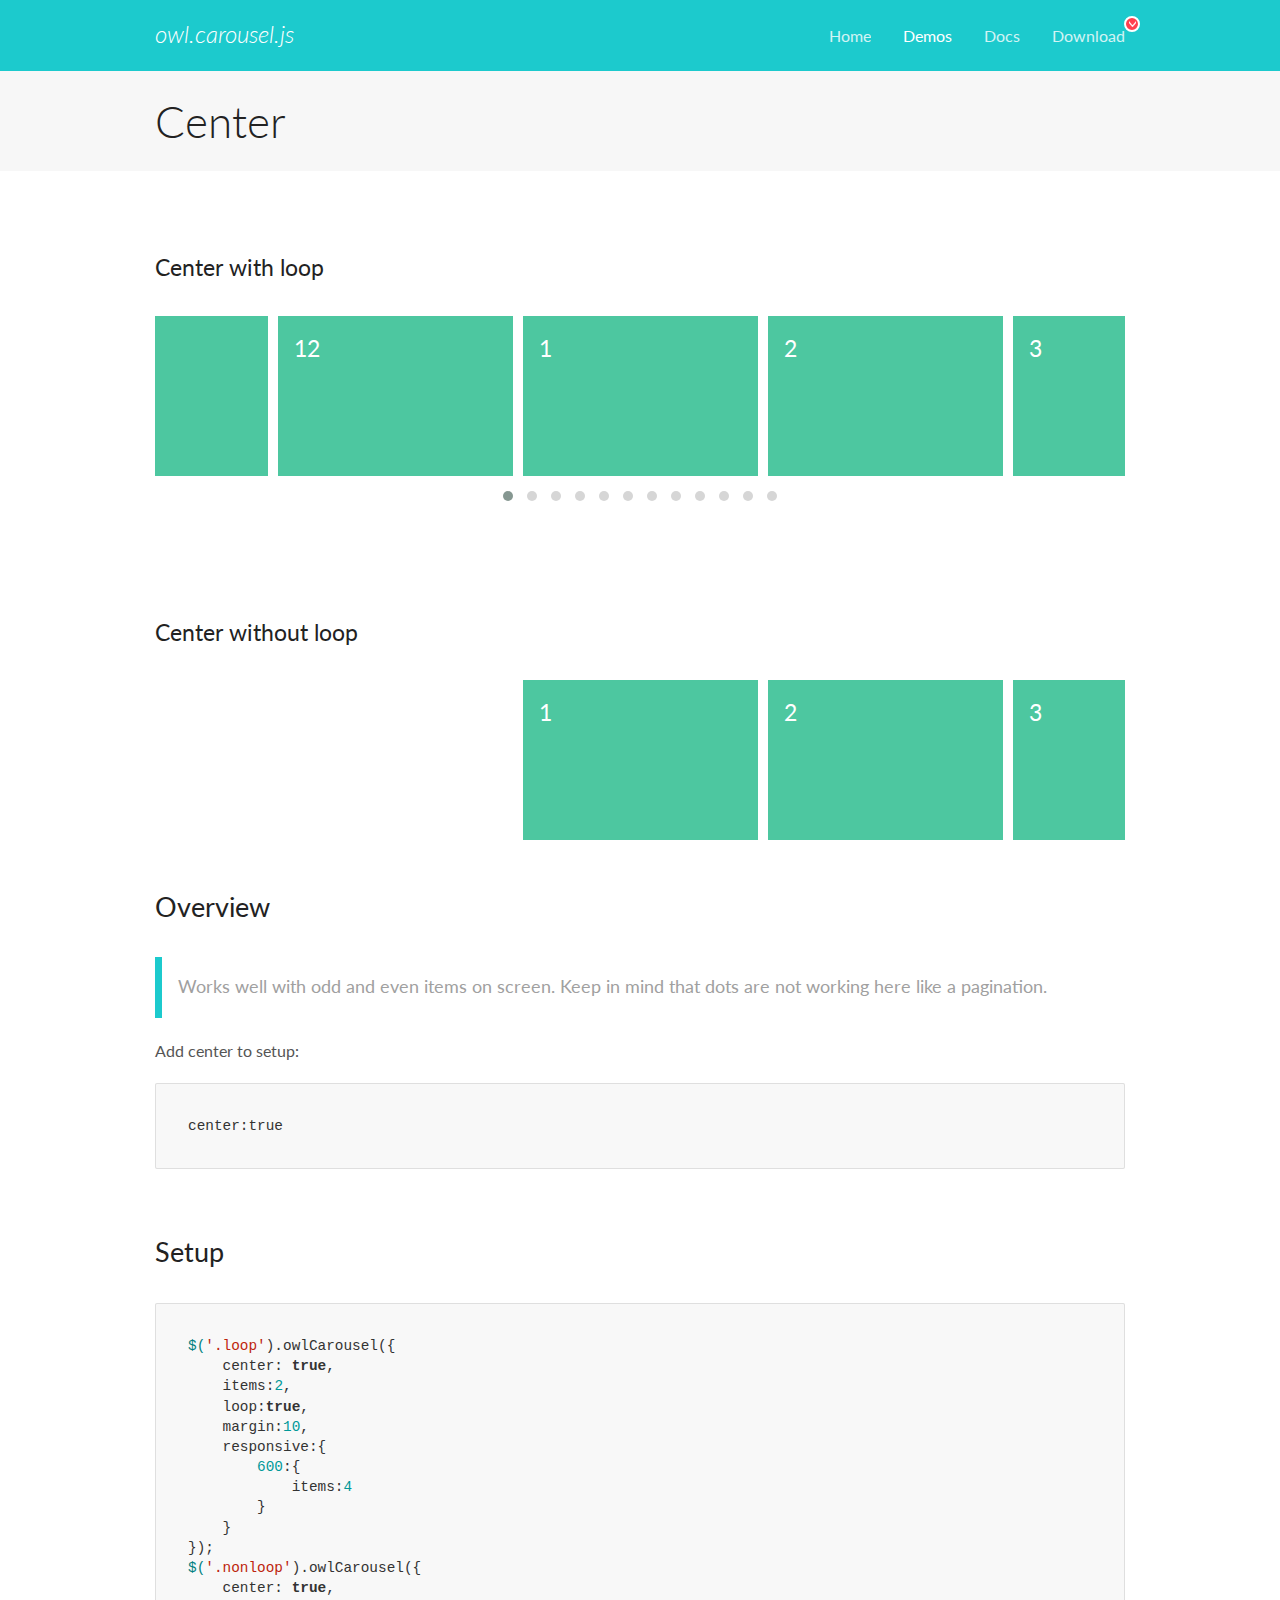
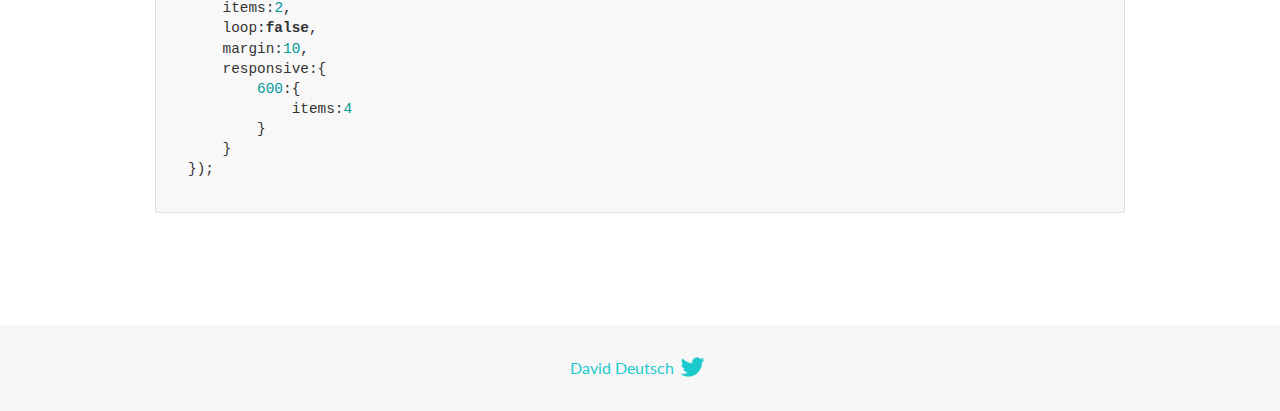
<file: bower_components/owl.carousel/docs/demos/center.html>
<!DOCTYPE html>
<html lang="en">
  <head>

    <!-- head -->
    <meta charset="utf-8">
    <meta name="msapplication-tap-highlight" content="no" />
    <meta name="viewport" content="width=device-width, initial-scale=1.0" />
    <meta name="description" content="Center carousel">
    <meta name="author" content="David Deutsch">
    <title>
      Center Demo | Owl Carousel | 2.2.1
    </title>

    <!-- Stylesheets -->
    <link href='https://fonts.googleapis.com/css?family=Lato:300,400,700,400italic,300italic' rel='stylesheet' type='text/css'>
    <link rel="stylesheet" href="../assets/css/docs.theme.min.css">

    <!-- Owl Stylesheets -->
    <link rel="stylesheet" href="../assets/owlcarousel/assets/owl.carousel.min.css">
    <link rel="stylesheet" href="../assets/owlcarousel/assets/owl.theme.default.min.css">

    <!-- HTML5 shim and Respond.js IE8 support of HTML5 elements and media queries -->

    <!--[if lt IE 9]>
      <script src="https://oss.maxcdn.com/libs/html5shiv/3.7.0/html5shiv.js"></script>
      <script src="https://oss.maxcdn.com/libs/respond.js/1.3.0/respond.min.js"></script>
    <![endif]-->

    <!-- Favicons -->
    <link rel="apple-touch-icon-precomposed" sizes="144x144" href="../assets/ico/apple-touch-icon-144-precomposed.png">
    <link rel="shortcut icon" href="../assets/ico/favicon.png">
    <link rel="shortcut icon" href="favicon.ico">

    <!-- Yeah i know js should not be in header. Its required for demos.-->

    <!-- javascript -->
    <script src="../assets/vendors/jquery.min.js"></script>
    <script src="../assets/owlcarousel/owl.carousel.js"></script>
  </head>
  <body>

    <!-- header -->
    <header class="header">
      <div class="row">
        <div class="large-12 columns">
          <div class="brand left">
            <h3>
              <a href="/OwlCarousel2/">owl.carousel.js</a> 
            </h3>
          </div>
          <a id="toggle-nav" class="right">
            <span></span> <span></span> <span></span> 
          </a> 
          <div class="nav-bar">
            <ul class="clearfix">
              <li> <a href="/OwlCarousel2/index.html">Home</a>  </li>
              <li class="active">
                <a href="/OwlCarousel2/demos/demos.html">Demos</a> 
              </li>
              <li> <a href="/OwlCarousel2/docs/started-welcome.html">Docs</a>  </li>
              <li>
                <a href="https://github.com/OwlCarousel2/OwlCarousel2/archive/2.2.1.zip">Download</a> 
                <span class="download"></span> 
              </li>
            </ul>
          </div>
        </div>
      </div>
    </header>

    <!-- title -->
    <section class="title">
      <div class="row">
        <div class="large-12 columns">
          <h1>Center</h1>
        </div>
      </div>
    </section>

    <!--  Demos -->
    <section id="demos">
      <div class="row">
        <div class="large-12 columns">
          <h4 id="center-with-loop">Center with loop</h4>
          <div class="loop owl-carousel owl-theme">
            <div class="item">
              <h4>1</h4>
            </div>
            <div class="item">
              <h4>2</h4>
            </div>
            <div class="item">
              <h4>3</h4>
            </div>
            <div class="item">
              <h4>4</h4>
            </div>
            <div class="item">
              <h4>5</h4>
            </div>
            <div class="item">
              <h4>6</h4>
            </div>
            <div class="item">
              <h4>7</h4>
            </div>
            <div class="item">
              <h4>8</h4>
            </div>
            <div class="item">
              <h4>9</h4>
            </div>
            <div class="item">
              <h4>10</h4>
            </div>
            <div class="item">
              <h4>11</h4>
            </div>
            <div class="item">
              <h4>12</h4>
            </div>
          </div>
          <br>
          <h4 id="center-without-loop">Center without loop</h4>
          <div class="nonloop owl-carousel">
            <div class="item">
              <h4>1</h4>
            </div>
            <div class="item">
              <h4>2</h4>
            </div>
            <div class="item">
              <h4>3</h4>
            </div>
            <div class="item">
              <h4>4</h4>
            </div>
            <div class="item">
              <h4>5</h4>
            </div>
            <div class="item">
              <h4>6</h4>
            </div>
            <div class="item">
              <h4>7</h4>
            </div>
            <div class="item">
              <h4>8</h4>
            </div>
            <div class="item">
              <h4>9</h4>
            </div>
            <div class="item">
              <h4>10</h4>
            </div>
            <div class="item">
              <h4>11</h4>
            </div>
            <div class="item">
              <h4>12</h4>
            </div>
          </div>
          <h3 id="overview">Overview</h3>
          <blockquote>
            <p>Works well with odd and even items on screen. Keep in mind that dots are not working here like a pagination.</p>
          </blockquote>
          <p>Add center to setup:</p>
          <pre><code>center:true</code></pre>
          <h3 id="setup">Setup</h3>
          <pre><code>$(&#39;.loop&#39;).owlCarousel({
    center: true,
    items:2,
    loop:true,
    margin:10,
    responsive:{
        600:{
            items:4
        }
    }
});
$(&#39;.nonloop&#39;).owlCarousel({
    center: true,
    items:2,
    loop:false,
    margin:10,
    responsive:{
        600:{
            items:4
        }
    }
});</code></pre>
          <script>
            jQuery(document).ready(function($) {
              $('.loop').owlCarousel({
                center: true,
                items: 2,
                loop: true,
                margin: 10,
                responsive: {
                  600: {
                    items: 4
                  }
                }
              });
              $('.nonloop').owlCarousel({
                center: true,
                items: 2,
                loop: false,
                margin: 10,
                responsive: {
                  600: {
                    items: 4
                  }
                }
              });
            });
          </script>
        </div>
      </div>
    </section>

    <!-- footer -->
    <footer class="footer">
      <div class="row">
        <div class="large-12 columns">
          <h5>
            <a href="/OwlCarousel2/docs/support-contact.html">David Deutsch</a> 
            <a id="custom-tweet-button" href="https://twitter.com/share?url=https://github.com/OwlCarousel2/OwlCarousel2&text=Owl Carousel - This is so awesome! " target="_blank"></a> 
          </h5>
        </div>
      </div>
    </footer>

    <!-- vendors -->
    <script src="../assets/vendors/highlight.js"></script>
    <script src="../assets/js/app.js"></script>
  </body>
</html>
</file>
<file: dzsparallaxer/dzsparallaxer.css>
/*
 * Author: Digital Zoom Studio
 * Website: http://digitalzoomstudio.net/
 * Portfolio: http://codecanyon.net/user/ZoomIt/portfolio
 *
 * Version: 1.31
 *
 */
@-webkit-keyframes keyframes-rotate {
  0% {
    transform: rotate(0deg);
    -webkit-transform: rotate(0deg); }
  50% {
    transform: rotate(180deg);
    -webkit-transform: rotate(180deg); }
  100% {
    transform: rotate(360deg);
    -webkit-transform: rotate(360deg); } }
@keyframes keyframes-rotate {
  0% {
    transform: rotate(0deg);
    -webkit-transform: rotate(0deg); }
  50% {
    transform: rotate(180deg);
    -webkit-transform: rotate(180deg); }
  100% {
    transform: rotate(360deg);
    -webkit-transform: rotate(360deg); } }
.dzsparallaxer:not(.mode-oneelement) {
  height: 300px;
  overflow: hidden;
  background-color: #1c1a17;
  position: relative;
  transition-property: height;
  transition-duration: 0.3s;
  -moz-transition-property: height;
  -moz-transition-duration: 0.3s;
  -webkit-transition-property: height;
  -webkit-transition-duration: 0.3s;
  -o-transition-property: height;
  -o-transition-duration: 0.3s;
  -ms-transition-property: height;
  -ms-transition-duration: 0.3s;
  -ms-transition-timing-function: ease-in;
  -webkit-transition-timing-function: ease-in;
  -moz-transition-timing-function: ease-in;
  -o-transition-timing-function: ease-in;
  transition-timing-function: ease-in; }
  .dzsparallaxer:not(.mode-oneelement) .dzsparallaxer--target {
    position: relative; }
  .dzsparallaxer:not(.mode-oneelement) .dzsparallaxer--target.position-absolute {
    position: absolute;
    top: 0;
    left: 0; }
  .dzsparallaxer:not(.mode-oneelement) .dzsparallaxer--blackoverlay {
    position: absolute;
    opacity: 0;
    background-color: rgba(0, 0, 0, 0.9);
    top: 0;
    left: 0;
    width: 100%;
    height: 100%;
    pointer-events: none; }
  .dzsparallaxer:not(.mode-oneelement) .big-text {
    position: absolute;
    text-align: center;
    width: 80%;
    left: 10%;
    font-size: 40px;
    font-weight: 300;
    top: 70px;
    color: #eee;
    line-height: 1.5;
    font-style: italic;
    text-shadow: 1px 1px 1px rgba(0, 0, 0, 0.3);
    opacity: 0.7; }
    .dzsparallaxer:not(.mode-oneelement) .big-text .smaller {
      font-size: 60%; }
  .dzsparallaxer:not(.mode-oneelement) > .container, .dzsparallaxer:not(.mode-oneelement) > .row, .dzsparallaxer:not(.mode-oneelement) > p, .dzsparallaxer:not(.mode-oneelement) > div {
    position: relative; }
  .dzsparallaxer:not(.mode-oneelement) .center-it {
    position: absolute;
    left: 50%;
    top: 50%;
    transform: translate(-50%, -50%);
    -webkit-transform: translate(-50%, -50%);
    -ms-transform: translate(-50%, -50%); }
  .dzsparallaxer:not(.mode-oneelement) .center-it-vertically {
    position: absolute;
    top: 50%;
    transform: translateY(-50%);
    -webkit-transform: translateY(-50%);
    -ms-transform: translateY(-50%);
    padding: 10px; }
  .dzsparallaxer:not(.mode-oneelement) *[class^="dzsprxseparator--"] {
    position: absolute;
    bottom: -1px;
    left: 0;
    width: 100%; }
    .dzsparallaxer:not(.mode-oneelement) *[class^="dzsprxseparator--"] .display-block {
      display: block; }
  .dzsparallaxer:not(.mode-oneelement) *[class^="dzsprxseparator--"].top {
    bottom: auto;
    top: 0; }
  .dzsparallaxer:not(.mode-oneelement) *[class^="dzsprxseparator--"].flippedY {
    transform: scaleY(-1); }
  .dzsparallaxer:not(.mode-oneelement) *[class^="dzsprxseparator--"].flippedX {
    transform: scaleX(-1); }
  .dzsparallaxer:not(.mode-oneelement) *[class^="dzsprxseparator--"].flippedXY {
    transform: scale(-1, -1); }

.dzsparallaxer.wait-readyall .dzsparallaxer--target {
  opacity: 0;
  transition-property: height, opacity;
  transition-duration: 0.5s;
  -moz-transition-property: height, opacity;
  -moz-transition-duration: 0.5s;
  -webkit-transition-property: height, opacity;
  -webkit-transition-duration: 0.5s;
  -o-transition-property: height, opacity;
  -o-transition-duration: 0.5s;
  -ms-transition-property: height, opacity;
  -ms-transition-duration: 0.5s;
  -ms-transition-timing-function: ease-in;
  -webkit-transition-timing-function: ease-in;
  -moz-transition-timing-function: ease-in;
  -o-transition-timing-function: ease-in;
  transition-timing-function: ease-in; }

.dzsparallaxer.mode-oneelement {
  position: relative; }

.dzsparallaxer.wait-readyall.dzsprx-readyall .dzsparallaxer--target {
  opacity: 1;
  visibility: visible; }

.dzsparallaxer.use-loading .dzsparallaxer--target {
  opacity: 0;
  visibility: hidden;
  transition-property: opacity, visibility;
  transition-duration: 0.7s;
  -moz-transition-property: opacity, visibility;
  -moz-transition-duration: 0.7s;
  -webkit-transition-property: opacity, visibility;
  -webkit-transition-duration: 0.7s;
  -o-transition-property: opacity, visibility;
  -o-transition-duration: 0.7s;
  -ms-transition-property: opacity, visibility;
  -ms-transition-duration: 0.7s;
  -ms-transition-timing-function: ease-in;
  -webkit-transition-timing-function: ease-in;
  -moz-transition-timing-function: ease-in;
  -o-transition-timing-function: ease-in;
  transition-timing-function: ease-in; }
.dzsparallaxer.use-loading .preloader-semicircles {
  transition-property: all;
  transition-duration: 0.3s;
  -moz-transition-property: all;
  -moz-transition-duration: 0.3s;
  -webkit-transition-property: all;
  -webkit-transition-duration: 0.3s;
  -o-transition-property: all;
  -o-transition-duration: 0.3s;
  -ms-transition-property: all;
  -ms-transition-duration: 0.3s;
  -ms-transition-timing-function: ease-in;
  -webkit-transition-timing-function: ease-in;
  -moz-transition-timing-function: ease-in;
  -o-transition-timing-function: ease-in;
  transition-timing-function: ease-in; }

.dzsparallaxer.simple-parallax.use-loading .dzsparallaxer--target {
  opacity: 0;
  visibility: hidden; }

.dzsparallaxer.height-is-based-on-content {
  height: auto;
  padding: 0 !important; }
  .dzsparallaxer.height-is-based-on-content .dzs-container {
    padding: 45px 0; }
  .dzsparallaxer.height-is-based-on-content .dzsparallaxer--target {
    position: absolute; }
  .dzsparallaxer.height-is-based-on-content > div {
    position: relative; }

.dzsparallaxer.use-loading.loaded .dzsparallaxer--target {
  opacity: 1;
  visibility: visible; }
.dzsparallaxer.use-loading.loaded .preloader-semicircles {
  transform: translate3d(0, -50px, 0);
  opacity: 0;
  visibility: hidden; }

.dzsparallaxer.allbody {
  width: 100%;
  height: 100%;
  position: fixed;
  top: 0;
  left: 0;
  z-index: -1; }

.divimage {
  background-size: cover;
  background-position: center center; }

.dzsparallaxer.is-ie-11 .simple-parallax-inner {
  clip: auto; }
  .dzsparallaxer.is-ie-11 .simple-parallax-inner .divimage.dzsparallaxer--target {
    background-attachment: fixed;
    position: relative; }

.dzsparallaxer.simple-parallax {
  overflow: hidden;
  -webkit-backface-visibility: hidden;
  -moz-backface-visibility: hidden;
  backface-visibility: hidden; }
  .dzsparallaxer.simple-parallax .simple-parallax-inner {
    position: absolute;
    top: 0;
    left: 0;
    width: 100%;
    height: 100%;
    clip: rect(0, auto, auto, 0); }
  .dzsparallaxer.simple-parallax .dzsparallaxer--target {
    position: static;
    top: 0;
    left: 0;
    width: 100%;
    height: 100%;
    position: fixed;
    pointer-events: none;
    -webkit-backface-visibility: hidden;
    -moz-backface-visibility: hidden;
    backface-visibility: hidden; }
  .dzsparallaxer.simple-parallax .simple-parallax-inner.is-image {
    position: absolute;
    top: 0;
    left: 0;
    width: 100%;
    height: 100%;
    clip: auto; }
    .dzsparallaxer.simple-parallax .simple-parallax-inner.is-image > .divimage {
      position: absolute;
      background-attachment: fixed;
      background-repeat: no-repeat; }
  .dzsparallaxer.simple-parallax.simple-parallax--is-only-image .simple-parallax-inner {
    position: absolute;
    top: 0;
    left: 0;
    width: 100%;
    height: 100%;
    clip: auto; }
    .dzsparallaxer.simple-parallax.simple-parallax--is-only-image .simple-parallax-inner > .divimage {
      position: absolute;
      background-attachment: fixed; }
  .dzsparallaxer.simple-parallax.simple-parallax--is-only-image.under-500 .simple-parallax-inner > .divimage {
    background-attachment: local; }

.blur-it {
  filter: blur(20px);
  -webkit-filter: blur(20px); }

.dzsparallaxer div.semi-black-overlay {
  position: absolute;
  top: 0;
  left: 0;
  width: 100%;
  height: 100%;
  background: -moz-linear-gradient(top, rgba(0, 0, 0, 0.2) 0%, rgba(0, 0, 0, 0.6) 100%);
  background: -webkit-gradient(linear, left top, left bottom, color-stop(0%, rgba(0, 0, 0, 0.2)), color-stop(100%, rgba(0, 0, 0, 0.6)));
  background: -webkit-linear-gradient(top, rgba(0, 0, 0, 0.2) 0%, rgba(0, 0, 0, 0.6) 100%);
  background: -o-linear-gradient(top, rgba(0, 0, 0, 0.2) 0%, rgba(0, 0, 0, 0.6) 100%);
  background: -ms-linear-gradient(top, rgba(0, 0, 0, 0.2) 0%, rgba(0, 0, 0, 0.6) 100%);
  background: linear-gradient(to bottom, rgba(0, 0, 0, 0.2) 0%, rgba(0, 0, 0, 0.6) 100%);
  filter: progid:DXImageTransform.Microsoft.gradient( startColorstr='#33000000', endColorstr='#99000000',GradientType=0 ); }

.radial-bg {
  position: absolute; }

.color-white {
  color: #fff; }

.row-inline {
  font-size: 0; }
  .row-inline .col-md-6 {
    font-size: 15px;
    display: inline-block;
    vertical-align: middle;
    float: none; }

.dzs-row-inline {
  font-size: 0; }
  .dzs-row-inline .dzs-col-md-6 {
    font-size: 13px;
    display: inline-block;
    vertical-align: middle;
    float: none; }

@media (max-width: 992px) {
  .row-inline .col-md-6 {
    width: 100%;
    margin-bottom: 15px;
    padding: 0 30px 15px; } }
.separator-black-grey polygon, .separator-black-grey polyline, .separator-black-grey path {
  fill: #222; }

.separator-white-grey polygon, .separator-white-grey polyline, .separator-white-grey path {
  fill: #ddd; }

.dzs-container {
  padding-right: 15px;
  padding-left: 15px;
  margin-right: auto;
  margin-left: auto;
  max-width: 1170px;
  margin: 0 auto; }

.dzs-row {
  margin-right: -15px;
  margin-left: -15px; }

.dzs-col-md-6 {
  width: 50%;
  float: left;
  min-height: 1px;
  padding-right: 15px;
  padding-left: 15px; }

@-webkit-keyframes preloader-semicircles-tween {
  0% {
    transform: rotate(0deg);
    -webkit-transform: rotate(0deg); }
  50% {
    transform: rotate(180deg);
    -webkit-transform: rotate(180deg); }
  100% {
    transform: rotate(360deg);
    -webkit-transform: rotate(360deg); } }
@keyframes preloader-semicircles-tween {
  0% {
    transform: rotate(0deg);
    -webkit-transform: rotate(0deg); }
  50% {
    transform: rotate(180deg);
    -webkit-transform: rotate(180deg); }
  100% {
    transform: rotate(360deg);
    -webkit-transform: rotate(360deg); } }
.preloader-semicircles {
  width: 15px;
  height: 15px;
  background: rgba(230, 50, 50, 0.9);
  border-radius: 50px;
  position: absolute;
  top: 50%;
  left: 50%;
  opacity: 0.7;
  visibility: visible;
  pointer-events: none;
  margin-left: -15px;
  margin-right: -15px;
  animation: preloader-semicircles-tween 1.4s infinite linear;
  -webkit-animation: preloader-semicircles-tween 1.4s infinite linear; }

body .dzsparallaxer .preloader-semicircles {
  position: absolute; }

.preloader-semicircles:after {
  position: absolute;
  width: 25px;
  height: 25px;
  border-top: 5px solid #c83232;
  border-bottom: 5px solid #c83232;
  border-left: 5px solid transparent;
  border-right: 5px solid transparent;
  border-radius: 25px;
  content: '';
  top: -10px;
  left: -10px;
  box-sizing: content-box; }

.center-it {
  position: absolute;
  left: 50%;
  top: 50%;
  transform: translate(-50%, -50%);
  -webkit-transform: translate(-50%, -50%);
  -ms-transform: translate(-50%, -50%); }

.dzs-colcontainer {
  margin-left: -15px;
  margin-right: -15px;
  -moz-box-sizing: border-box;
  -webkit-box-sizing: border-box;
  box-sizing: border-box; }

.dzs-colcontainer-w {
  width: 1230px;
  padding: 0 30px;
  max-width: 100%;
  min-height: 1px; }

.dzs-colcontainer.row-inline {
  font-size: 0; }
  .dzs-colcontainer.row-inline *[class*="dzs-col-"] {
    float: none;
    display: inline-block;
    font-size: 13px;
    vertical-align: middle; }

.dzs-colcontainer:after {
  display: block;
  content: "";
  clear: both; }

*[class*="dzs-col-"] {
  float: left;
  padding-left: 15px;
  padding-right: 15px; }

.dzs-col-3 {
  width: 25%;
  padding-left: 15px;
  padding-right: 15px; }

.dzs-col-4 {
  width: 33.3%;
  padding-left: 15px;
  padding-right: 15px; }

.dzs-col-8 {
  width: 66.6%;
  padding-left: 15px;
  padding-right: 15px; }

.dzs-col-6 {
  width: 50%;
  padding-left: 15px;
  padding-right: 15px; }

.dzs-col-12 {
  width: 100%;
  padding-left: 15px;
  padding-right: 15px; }

.dzsparallaxer--team-members-con {
  width: 70%;
  max-width: 1100px;
  margin: 0 auto; }

.dzsparallaxer.under-760 .dzsparallaxer--team-members-con {
  width: 100%; }

.dzsparallaxer--team-member-con {
  text-align: center; }
  .dzsparallaxer--team-member-con img {
    max-width: 100%; }
  .dzsparallaxer--team-member-con .team-member--title {
    color: #fff;
    text-transform: uppercase;
    margin-top: 15px;
    line-height: 1;
    font-size: 15px; }
  .dzsparallaxer--team-member-con .team-member--subtitle {
    opacity: 0.5;
    margin-top: 10px;
    line-height: 1.5;
    background-color: #FFFFFF;
    color: #111;
    padding: 5px; }

.center-it {
  position: absolute;
  top: 50%;
  left: 50%;
  transform: translate(-50%, -50%);
  -webkit-transform: translate(-50%, -50%); }

.black-leg-bar {
  height: 2px;
  left: -20px;
  background-color: #222222;
  width: 40px; }

.white-leg-bar {
  height: 2px;
  left: -20px;
  background-color: #ffffff;
  width: 40px; }

.light-grey-box, .lighter-grey-box, .dark-grey-box, .darker-grey-box, .white-white-box {
  background-color: #ccc;
  color: #222;
  padding: 20px;
  font-size: 17px;
  line-height: 1.8; }

.dark-grey-box {
  background-color: #444444;
  color: #ffffff; }

.darker-grey-box {
  background-color: #333;
  color: #ffffff; }

.lighter-grey-box {
  background-color: #dddddd; }

.offset-left-10px {
  margin-left: -10px; }

.offset-right-10px {
  margin-right: -10px; }

.white-white-box {
  background-color: #ffffff; }

.dzsparallaxer.blockquote-box {
  padding: 25px 30px 20px;
  font-size: 23px;
  font-weight: 300;
  font-style: italic; }
  .dzsparallaxer.blockquote-box p:last-child {
    margin-bottom: 0; }

.dzsparallaxer.blockquote-box:before, .dzsparallaxer.blockquote-box:after {
  content: "";
  background: url('data:image/svg+xml;utf8,<svg version="1.1" id="Layer_1" xmlns="http://www.w3.org/2000/svg" xmlns:xlink="http://www.w3.org/1999/xlink" x="0px" y="0px" width="22px" height="22px" viewBox="0 0 30 30" enable-background="new 0 0 30 30" xml:space="preserve"> <g> <path d="M13.645,8.35c-2.256,2.016-3.384,4.068-3.384,6.156c0,2.088,0.864,3.733,2.592,4.932c-0.048,1.152-0.444,2.124-1.188,2.916 c-0.745,0.792-1.645,1.188-2.7,1.188c-2.64,0-3.96-1.439-3.96-4.319c0-1.968,0.731-4.115,2.196-6.444 c1.464-2.328,3.348-4.14,5.651-5.436L13.645,8.35z M24.085,8.35c-2.257,2.016-3.384,4.068-3.384,6.156 c0,2.088,0.864,3.733,2.592,4.932c-0.049,1.152-0.444,2.124-1.188,2.916c-0.745,0.792-1.646,1.188-2.7,1.188 c-2.641,0-3.96-1.439-3.96-4.319c0-1.968,0.73-4.115,2.195-6.444c1.464-2.328,3.349-4.14,5.652-5.436L24.085,8.35z"/> </g> </svg>');
  position: absolute;
  top: 5px;
  left: 5px;
  width: 22px;
  height: 22px;
  opacity: 0.5; }

.dzsparallaxer.blockquote-box:after {
  content: "";
  top: auto;
  left: auto;
  right: 5px;
  bottom: 5px;
  transform: scaleX(-1); }

/*# sourceMappingURL=dzsparallaxer.css.map */
</file>
<file: dzsparallaxer/scroller.css>
/*
 * Author: Digital Zoom Studio
 * Website: http://digitalzoomstudio.net/
 * Portfolio: http://codecanyon.net/user/ZoomIt/portfolio
 *
 * Version: 5.01
 */
/*functional styling*/
.scroller-con {
  position: relative;
  width: 100%;
  height: 200px;
  opacity: 0;
  transition-property: opacity, visibility, top;
  transition-duration: 0.3s;
  transition-timing-function: ease-out;
  -moz-transition-property: opacity, visibility, top;
  -moz-transition-duration: 0.3s;
  -moz-transition-timing-function: ease-out;
  -webkit-transition-property: opacity, visibility, top;
  -webkit-transition-duration: 0.3s;
  -webkit-transition-timing-function: ease-out;
  -o-transition-property: opacity, visibility, top;
  -o-transition-duration: 0.3s;
  -o-transition-timing-function: ease-out;
  -ms-transition-property: opacity, visibility, top;
  -ms-transition-duration: 0.3s;
  -ms-transition-timing-function: ease-out;
  -moz-box-sizing: border-box;
  -webkit-box-sizing: border-box;
  box-sizing: border-box; }
  .scroller-con * {
    -moz-box-sizing: border-box;
    -webkit-box-sizing: border-box;
    box-sizing: border-box; }
  .scroller-con .scroller {
    overflow: hidden;
    position: absolute;
    left: 0;
    top: 0;
    width: 100%;
    height: 100%; }
    .scroller-con .scroller .inner {
      position: absolute !important; }
    .scroller-con .scroller .real-inner {
      position: absolute;
      top: 0;
      left: 0; }
  .scroller-con .scrollbar .scrollbary.animatetoptoo {
    transition-property: opacity, visibility, top;
    transition-duration: 0.3s;
    transition-timing-function: ease-out;
    -moz-transition-property: opacity, visibility, top;
    -moz-transition-duration: 0.3s;
    -moz-transition-timing-function: ease-out;
    -webkit-transition-property: opacity, visibility, top;
    -webkit-transition-duration: 0.3s;
    -webkit-transition-timing-function: ease-out;
    -o-transition-property: opacity, visibility, top;
    -o-transition-duration: 0.3s;
    -o-transition-timing-function: ease-out;
    -ms-transition-property: opacity, visibility, top;
    -ms-transition-duration: 0.3s;
    -ms-transition-timing-function: ease-out; }
  .scroller-con .scroller::-webkit-scrollbar {
    display: none; }

.scroller-con.safe {
  opacity: 1; }

.scroller-con.type-scrollTop {
  overflow: hidden;
  height: auto; }
  .scroller-con.type-scrollTop .scrollbary_bg, .scroller-con.type-scrollTop .scrollbary {
    position: fixed; }

.scroller-con.dzsscr-inited {
  opacity: 1; }

.inner.inner-for-horizontal {
  white-space: nowrap;
  width: auto; }
  .inner.inner-for-horizontal > img {
    max-width: none; }

.scroller-con.auto-height {
  height: auto; }
  .scroller-con.auto-height .scroller {
    position: relative;
    height: auto; }
    .scroller-con.auto-height .scroller .inner {
      position: relative !important;
      display: inline-block; }
    .scroller-con.auto-height .scroller .real-inner {
      position: relative;
      top: 0;
      left: 0; }
  .scroller-con.auto-height .scroller::-webkit-scrollbar {
    display: none; }

.scroller-con.overflow-visible .scroller {
  overflow: visible; }

.scroller-con.overflow-x-visible .scroller {
  overflow: visible;
  overflow-y: hidden;
  overflow-x: visible; }

.scroller-con.easing .inner {
  transition-property: left, top;
  transition-duration: 0.3s;
  transition-timing-function: ease-out;
  -moz-transition-property: left, top;
  -moz-transition-duration: 0.3s;
  -moz-transition-timing-function: ease-out;
  -webkit-transition-property: left, top;
  -webkit-transition-duration: 0.3s;
  -webkit-transition-timing-function: ease-out;
  -o-transition-property: left, top;
  -o-transition-duration: 0.3s;
  -o-transition-timing-function: ease-out;
  -ms-transition-property: left, top;
  -ms-transition-duration: 0.3s;
  -ms-transition-timing-function: ease-out; }

.scroller-con .scrollbar.easing > * {
  transition-property: left, top;
  transition-duration: 0.7s;
  transition-timing-function: ease-out;
  -moz-transition-property: left, top;
  -moz-transition-duration: 0.7s;
  -moz-transition-timing-function: ease-out;
  -webkit-transition-property: left, top;
  -webkit-transition-duration: 0.7s;
  -webkit-transition-timing-function: ease-out;
  -o-transition-property: left, top;
  -o-transition-duration: 0.7s;
  -o-transition-timing-function: ease-out;
  -ms-transition-property: left, top;
  -ms-transition-duration: 0.7s;
  -ms-transition-timing-function: ease-out; }

.scroller-con .scrollbary {
  position: absolute;
  cursor: pointer; }

.scroller-con .scrollbary_bg {
  position: absolute;
  cursor: pointer; }

.scroller-con .scrollbarx {
  position: absolute;
  cursor: pointer; }

.scroller-con .scrollbarx_bg {
  position: absolute;
  cursor: pointer; }

.scroller-con.swipe-enabled {
  cursor: move;
  cursor: -moz-grab;
  cursor: grab;
  cursor: url(styleimg/openhand.cur) 4 4, move; }

.scroller-con.swipe-enabled.closedhand {
  cursor: url(styleimg/closedhand.cur) 4 4, move; }

/*estethic styling*/
/* skin_default */
.scroller-con.skin_default .scrollbarx {
  width: 60px;
  height: 7px;
  left: 0;
  bottom: -10px;
  background: #5896c6;
  border-radius: 2px; }
.scroller-con.skin_default .scrollbarx_bg {
  height: 7px;
  left: 0;
  bottom: -10px;
  background: #eee;
  border-radius: 5px; }
.scroller-con.skin_default .scrollbary {
  width: 10px;
  height: 60px;
  top: 0;
  right: -11px;
  background: #5896c6;
  border-radius: 2px; }
.scroller-con.skin_default .scrollbary_bg {
  width: 10px;
  top: 0;
  right: -11px;
  background: #eee;
  border-radius: 5px; }

.scroller-con.dir-ver .scroller {
  width: calc(100% - 16px); }

.scroller-con.skin_apple.dir-ver .scroller {
  width: 100%; }

/* skin_alternate */
.scroller-con.skin_alternate {
  margin-bottom: 40px; }
  .scroller-con.skin_alternate .scrollbarx {
    width: 200px;
    height: 30px;
    left: 0;
    bottom: -30px;
    background: yellow; }
  .scroller-con.skin_alternate .scrollbarx_bg {
    height: 30px;
    left: 0;
    bottom: -30px;
    background: #000; }
  .scroller-con.skin_alternate .scrollbary {
    width: 7px;
    height: 60px;
    top: 0;
    right: -10px;
    background: transparent url("styleimg/scroller1.png"); }
  .scroller-con.skin_alternate .scrollbary_bg {
    width: 7px;
    top: 0;
    right: -10px;
    background: #eee; }

/*Skin 3*/
.scroller-con.skin_blackwhite {
  margin-top: 30px; }

.scroller-con.skin_blackwhite .scrollbarx {
  position: absolute;
  width: 35px;
  height: 10px;
  left: 0;
  top: -15px;
  background: url("styleimg/s3scrollerx.png");
  cursor: pointer; }

.scroller-con.skin_blackwhite .scrollbarx_bg {
  position: absolute;
  height: 1px;
  left: 0;
  top: -10px;
  background: #eee;
  cursor: pointer; }

.scroller-con.skin_blackwhite .scrollbary {
  width: 10px;
  height: 35px;
  top: 0;
  right: -15px;
  background: url("styleimg/s3scrollery.png"); }

.scroller-con.skin_blackwhite .scrollbary_bg {
  position: absolute;
  width: 1px;
  top: 0;
  right: -10px;
  background: #fff;
  cursor: pointer; }

/*======Skin-Progress*/
.scroller-con.skin_progress .scrollbarx {
  width: 60px;
  height: 19px;
  left: 0;
  bottom: -20px;
  background-image: url("styleimg/progress.png");
  border-radius: 15px; }

.scroller-con.skin_progress .scrollbarx_bg {
  height: 19px;
  left: 0;
  bottom: -20px;
  background: #191d21;
  border-radius: 15px;
  border: 1px solid #1a1a1a;
  box-shadow: 0 0 4px 0px rgba(0, 0, 0, 0.3);
  -moz-box-sizing: border-box;
  -webkit-box-sizing: border-box;
  box-sizing: border-box; }

.scroller-con.skin_progress .scrollbary {
  width: 19px;
  height: 60px;
  top: 0;
  right: -28px;
  background-image: url("styleimg/progressy.png");
  border-radius: 15px; }

.scroller-con.skin_progress .scrollbary_bg {
  width: 19px;
  top: 0;
  right: -28px;
  background: #191d21;
  border-radius: 15px;
  border: 1px solid #1a1a1a;
  box-shadow: 0 0 4px 0px rgba(0, 0, 0, 0.3);
  -moz-box-sizing: border-box;
  -webkit-box-sizing: border-box;
  box-sizing: border-box; }

/*======Skin_ProgressBox*/
.scroller-con.skin_progressbox .scrollbarx {
  width: 60px;
  height: 19px;
  left: 0;
  bottom: -16px;
  background-image: url("styleimg/progressblue.png"); }

.scroller-con.skin_progressbox .scrollbarx_bg {
  height: 19px;
  left: 0;
  bottom: -16px;
  background: #191d21;
  border: 1px solid #1a1a1a;
  box-shadow: 0 0 4px 0px rgba(0, 0, 0, 0.3);
  -moz-box-sizing: border-box;
  -webkit-box-sizing: border-box;
  box-sizing: border-box; }

.scroller-con.skin_progressbox .scrollbary {
  width: 19px;
  height: 60px;
  top: 0;
  right: -28px;
  background-image: url("styleimg/progressy.png");
  border-radius: 15px; }

.scroller-con.skin_progressbox .scrollbary_bg {
  width: 19px;
  top: 0;
  right: -28px;
  background: #191d21;
  border: 1px solid #1a1a1a;
  box-shadow: 0 0 4px 0px rgba(0, 0, 0, 0.3);
  -moz-box-sizing: border-box;
  -webkit-box-sizing: border-box;
  box-sizing: border-box; }

/*skin slider*/
.scroller-con.skin_slider .scrollbarx {
  width: 60px;
  height: 7px;
  left: 0;
  bottom: -10px;
  background: #5896c6;
  border-radius: 2px; }

.scroller-con.skin_slider .scrollbarx_bg {
  height: 7px;
  left: 0;
  bottom: -10px;
  background: #eee;
  border-radius: 5px; }

.scroller-con.skin_slider .scrollbary {
  width: 30px;
  height: 30px;
  top: 0;
  right: -30px;
  background-image: url("styleimg/handle.png");
  background-repeat: no-repeat;
  background-position: center center; }

.scroller-con.skin_slider .scrollbary_bg {
  width: 7px;
  top: 0;
  right: -18px;
  background: #282a31;
  border-radius: 15px;
  border: 1px solid #1a1a1a;
  box-shadow: 0 0 4px 0px rgba(0, 0, 0, 0.3);
  -moz-box-sizing: border-box;
  -webkit-box-sizing: border-box;
  box-sizing: border-box; }

.scroller-con.skin_slider.scrollbars-inset .scrollbary {
  right: 0px; }
.scroller-con.skin_slider.scrollbars-inset .scrollbary_bg {
  right: 0px; }
.scroller-con.skin_slider.scrollbars-inset .scrollbarx {
  bottom: 0px; }
.scroller-con.skin_slider.scrollbars-inset .scrollbarx_bg {
  bottom: 10px; }

/*skin slider*/
.scroller-con.skin_slider .scrollbarx {
  width: 30px;
  height: 30px;
  left: 0;
  bottom: -31px;
  background-color: transparent;
  background-image: url("styleimg/handle.png");
  background-repeat: no-repeat;
  background-position: center center; }

.scroller-con.skin_slider .scrollbarx_bg {
  height: 7px;
  left: 0;
  bottom: -20px;
  background: #282a31;
  border-radius: 15px;
  border: 1px solid #1a1a1a;
  box-shadow: 0 0 4px 0px rgba(0, 0, 0, 0.3);
  -moz-box-sizing: border-box;
  -webkit-box-sizing: border-box;
  box-sizing: border-box; }

.scroller-con.skin_slider .scrollbary {
  width: 30px;
  height: 30px;
  top: 0;
  right: -30px;
  background-image: url("styleimg/handle.png");
  background-repeat: no-repeat;
  background-position: center center; }

.scroller-con.skin_slider .scrollbary_bg {
  width: 7px;
  top: 0;
  right: -18px;
  background: #282a31;
  border-radius: 15px;
  border: 1px solid #1a1a1a;
  box-shadow: 0 0 4px 0px rgba(0, 0, 0, 0.3);
  -moz-box-sizing: border-box;
  -webkit-box-sizing: border-box;
  box-sizing: border-box; }

/*skin skin_timeline*/
.scroller-con.skin_timeline .scrollbar {
  opacity: 0; }

.scroller-con.skin_timeline .scrollbarx {
  width: 17px;
  height: 17px;
  left: 0;
  bottom: 7px;
  background-color: transparent;
  background-image: url("styleimg/skin_timeline_handle.png");
  background-repeat: no-repeat;
  background-size: cover;
  background-position: center center; }

.scroller-con.skin_timeline .scrollbarx_bg {
  height: 30px;
  left: 0;
  bottom: 0px;
  background-image: url(styleimg/skin_timeline_bg.png);
  background-position: center center;
  background-repeat: repeat-x;
  box-shadow: 0 0 4px 0px rgba(0, 0, 0, 0.3);
  -moz-box-sizing: border-box;
  -webkit-box-sizing: border-box;
  box-sizing: border-box; }

.scroller-con.skin_timeline .scrollbary {
  width: 30px;
  height: 30px;
  top: 0;
  right: -30px;
  background-image: url("styleimg/handle.png");
  background-repeat: no-repeat;
  background-position: center center; }

.scroller-con.skin_timeline .scrollbary_bg {
  width: 7px;
  top: 0;
  right: -18px;
  background: #282a31;
  border-radius: 15px;
  box-shadow: 0 0 4px 0px rgba(0, 0, 0, 0.3);
  -moz-box-sizing: border-box;
  -webkit-box-sizing: border-box;
  box-sizing: border-box; }

.scroller-con.skin_royale {
  margin-bottom: 30px; }
  .scroller-con.skin_royale .scrollbarx_bg, .scroller-con.skin_royale .scrollbary_bg {
    background-color: #1c1a17;
    border-radius: 3px; }
  .scroller-con.skin_royale .scrollbarx, .scroller-con.skin_royale .scrollbary {
    background-color: #363330;
    border-radius: 3px; }
  .scroller-con.skin_royale .scrollbarx_bg {
    height: 14px;
    top: auto;
    bottom: -24px; }
  .scroller-con.skin_royale .scrollbarx {
    width: 50px;
    height: 14px;
    top: auto;
    bottom: -24px; }
  .scroller-con.skin_royale .scrollbary_bg {
    width: 14px;
    left: auto;
    right: -24px; }
  .scroller-con.skin_royale .scrollbary {
    width: 14px;
    left: auto;
    right: -24px;
    height: 50px; }

/*======skin apple*/
.scroller-con.skin_apple .scrollbarx {
  width: 90px;
  height: 8px;
  left: 0;
  bottom: -15px;
  background: rgba(0, 0, 0, 0.5);
  border-radius: 10px; }

.scroller-con.skin_apple .scrollbarx_bg {
  height: 0px; }

.scroller-con.skin_apple .scrollbary {
  width: 8px;
  height: 90px;
  top: 0;
  right: 0px;
  background: rgba(0, 0, 0, 0.5);
  border-radius: 10px; }

.scroller-con.skin_apple .scrollbary_bg {
  width: 8px;
  right: 0;
  background: rgba(255, 255, 255, 0);
  transition-property: all;
  transition-duration: 0.3s;
  transition-timing-function: ease-out;
  -moz-transition-property: all;
  -moz-transition-duration: 0.3s;
  -moz-transition-timing-function: ease-out;
  -webkit-transition-property: all;
  -webkit-transition-duration: 0.3s;
  -webkit-transition-timing-function: ease-out;
  -o-transition-property: all;
  -o-transition-duration: 0.3s;
  -o-transition-timing-function: ease-out;
  -ms-transition-property: all;
  -ms-transition-duration: 0.3s;
  -ms-transition-timing-function: ease-out; }

.scroller-con.skin_apple .scrollbar:hover .scrollbary_bg, .scroller-con.skin_apple .scrollbar.dragging .scrollbary_bg {
  background: rgba(255, 255, 255, 0.3); }

.scroller-con.skin_bigblue {
  margin-bottom: 30px; }
  .scroller-con.skin_bigblue .scrollbary {
    width: 20px;
    background: #59c8ef;
    opacity: 0.2;
    border-radius: 0;
    height: 350px; }
  .scroller-con.skin_bigblue .scrollbary_bg {
    opacity: 0;
    border-radius: 0; }
  .scroller-con.skin_bigblue .scrollbarx {
    width: 350px;
    background: #59c8ef;
    opacity: 0.2;
    border-radius: 0;
    height: 20px;
    top: 100%;
    bottom: auto;
    margin-top: 5px; }
  .scroller-con.skin_bigblue .scrollbax_bg {
    opacity: 0;
    border-radius: 0;
    top: 100%;
    bottom: auto;
    margin-top: 5px; }

.scroller-con.skin_luna {
  margin-bottom: 30px; }
  .scroller-con.skin_luna .scrollbary {
    width: 20px;
    background: #59c8ef;
    opacity: 0.2;
    border-radius: 0;
    height: 350px; }
  .scroller-con.skin_luna .scrollbary_bg {
    opacity: 0;
    border-radius: 0; }
  .scroller-con.skin_luna .scrollbarx {
    width: 100px;
    background: #fafafa;
    opacity: 1;
    border-radius: 0;
    height: 16px;
    top: 100%;
    bottom: auto;
    margin-top: 7px;
    margin-left: 2px; }
    .scroller-con.skin_luna .scrollbarx svg.arrow-left, .scroller-con.skin_luna .scrollbarx svg.arrow-right {
      width: 5px;
      height: 7px;
      position: absolute;
      top: 5px;
      left: 6px; }
      .scroller-con.skin_luna .scrollbarx svg.arrow-left path, .scroller-con.skin_luna .scrollbarx svg.arrow-right path {
        fill: #555; }
    .scroller-con.skin_luna .scrollbarx svg.arrow-right {
      right: 6px;
      left: auto;
      transform: scaleX(-1); }
  .scroller-con.skin_luna .scrollbarx_bg {
    opacity: 1;
    border-radius: 0;
    background-color: rgba(50, 50, 50, 0.1);
    height: 20px;
    top: 100%;
    bottom: auto;
    margin-top: 5px; }

.scroller-con.skin_cerc {
  margin-bottom: 30px; }
  .scroller-con.skin_cerc .scrollbary {
    width: 20px;
    background: #59c8ef;
    opacity: 0.2;
    border-radius: 0;
    height: 350px; }
  .scroller-con.skin_cerc .scrollbary_bg {
    opacity: 0;
    border-radius: 0; }
  .scroller-con.skin_cerc .scrollbarx {
    width: 22px;
    background: #444444;
    opacity: 1;
    border-radius: 50%;
    height: 22px;
    top: 100%;
    bottom: auto;
    margin-top: 7px;
    margin-left: 2px; }
    .scroller-con.skin_cerc .scrollbarx svg.arrow-left, .scroller-con.skin_cerc .scrollbarx svg.arrow-right {
      width: 3px;
      height: 7px;
      position: absolute;
      top: 8px;
      left: 5px; }
      .scroller-con.skin_cerc .scrollbarx svg.arrow-left path, .scroller-con.skin_cerc .scrollbarx svg.arrow-right path {
        fill: #e5c100; }
    .scroller-con.skin_cerc .scrollbarx svg.arrow-right {
      right: 5px;
      left: auto;
      transform: scaleX(-1); }
  .scroller-con.skin_cerc .scrollbarx_bg {
    opacity: 1;
    border-radius: 0;
    background-color: rgba(50, 50, 50, 0.1);
    height: 1px;
    top: 100%;
    bottom: auto;
    margin-top: 18px; }

.scroller-con.place-scrollbar-left .scrollbary, .scroller-con.place-scrollbar-left .scrollbary_bg {
  left: auto;
  right: 100%; }

body.scroller-con {
  overflow: hidden !important;
  margin-top: 0 !important; }

body.scroller-con .inner {
  width: 100%; }

body.scroller-con.skin_blackwhite .scrollbary {
  right: 0; }

body.scroller-con.skin_blackwhite .scrollbary_bg {
  right: 5px; }

/*misc*/
.preloader {
  width: 50px;
  height: 50px;
  position: absolute;
  top: 50%;
  left: 50%;
  border-radius: 10px;
  background: #fff url(./styleimg/preloader.gif) center no-repeat; }

.fullwidth {
  width: 100%; }

.fullheight {
  height: 100%; }

/*# sourceMappingURL=scroller.css.map */
</file>
<file: dzsparallaxer/advancedscroller/plugin.css>
.advancedscroller {
  -moz-box-sizing: border-box;
  -webkit-box-sizing: border-box;
  box-sizing: border-box; }
  .advancedscroller * {
    -moz-box-sizing: border-box;
    -webkit-box-sizing: border-box;
    box-sizing: border-box; }
  .advancedscroller > .items {
    display: none; }

/* -- functional styling */
.advancedscroller-con {
  position: relative;
  width: 100%; }

.advancedscroller {
  position: relative;
  width: 100%;
  min-height: 50px;
  margin-bottom: 10px;
  /* ==== hide the images until loaded */ }
  .advancedscroller .item-tobe {
    display: none;
    -webkit-backface-visibility: hidden;
    position: relative; }
  .advancedscroller .item-tobe .feed-description, .advancedscroller .item .feed-description {
    display: none; }
  .advancedscroller .item .description-wrapper {
    position: absolute;
    bottom: 0;
    right: 0;
    width: 100%;
    max-width: 400px; }
    .advancedscroller .item .description-wrapper .description-wrapper--icon-con {
      width: 40px;
      height: 40px;
      position: absolute;
      bottom: 0;
      right: 0;
      background-color: rgba(0, 0, 0, 0.2);
      cursor: pointer;
      transition-property: background;
      transition-duration: 0.3s;
      transition-timing-function: ease-out;
      -moz-transition-property: background;
      -moz-transition-duration: 0.3s;
      -moz-transition-timing-function: ease-out;
      -webkit-transition-property: background;
      -webkit-transition-duration: 0.3s;
      -webkit-transition-timing-function: ease-out;
      -o-transition-property: background;
      -o-transition-duration: 0.3s;
      -o-transition-timing-function: ease-out;
      -ms-transition-property: background;
      -ms-transition-duration: 0.3s;
      -ms-transition-timing-function: ease-out; }
      .advancedscroller .item .description-wrapper .description-wrapper--icon-con > i {
        font-size: 18px;
        color: #FFFFFF;
        font-family: "FontAwesome", arial, serif;
        position: absolute;
        top: 50%;
        left: 50%;
        transform: translate(-50%, -50%);
        opacity: 1;
        transition-property: all;
        transition-duration: 0.3s;
        transition-timing-function: ease-out;
        -moz-transition-property: all;
        -moz-transition-duration: 0.3s;
        -moz-transition-timing-function: ease-out;
        -webkit-transition-property: all;
        -webkit-transition-duration: 0.3s;
        -webkit-transition-timing-function: ease-out;
        -o-transition-property: all;
        -o-transition-duration: 0.3s;
        -o-transition-timing-function: ease-out;
        -ms-transition-property: all;
        -ms-transition-duration: 0.3s;
        -ms-transition-timing-function: ease-out; }
      .advancedscroller .item .description-wrapper .description-wrapper--icon-con > i.fa-times {
        opacity: 0;
        font-size: 18px; }
    .advancedscroller .item .description-wrapper .description-wrapper--text {
      white-space: normal;
      background-color: #FFFFFF;
      padding: 30px;
      line-height: 1.8;
      position: absolute;
      right: 40px;
      bottom: 0;
      width: calc(100% - 40px);
      opacity: 0;
      visibility: hidden;
      transition-property: all;
      transition-duration: 0.3s;
      transition-timing-function: ease-out;
      -moz-transition-property: all;
      -moz-transition-duration: 0.3s;
      -moz-transition-timing-function: ease-out;
      -webkit-transition-property: all;
      -webkit-transition-duration: 0.3s;
      -webkit-transition-timing-function: ease-out;
      -o-transition-property: all;
      -o-transition-duration: 0.3s;
      -o-transition-timing-function: ease-out;
      -ms-transition-property: all;
      -ms-transition-duration: 0.3s;
      -ms-transition-timing-function: ease-out; }
      .advancedscroller .item .description-wrapper .description-wrapper--text h4 {
        font-family: "Lato",arial, serif;
        font-size: 25px;
        color: #212121;
        margin: 7px 0 17px;
        font-weight: 900;
        line-height: 1; }
      .advancedscroller .item .description-wrapper .description-wrapper--text p {
        line-height: 1.92;
        margin-bottom: 2px;
        color: #444444; }
  .advancedscroller .item .description-wrapper:hover .description-wrapper--icon-con {
    background-color: #e74c3c; }
  .advancedscroller .item .description-wrapper.active .description-wrapper--text {
    opacity: 1;
    visibility: visible; }
  .advancedscroller .item .description-wrapper.active .description-wrapper--icon-con {
    background-color: #e74c3c; }
  .advancedscroller .item .description-wrapper.active i.fa-info {
    opacity: 0;
    filter: blur(10px);
    -webkit-filter: blur(10px); }
  .advancedscroller .item .description-wrapper.active i.fa-times {
    opacity: 1;
    filter: blur(0px);
    -webkit-filter: blur(0px); }
  .advancedscroller .loaded .item {
    position: relative; }
  .advancedscroller ul {
    display: block;
    list-style: none;
    padding: 0;
    margin: 0; }
  .advancedscroller ul > li {
    display: block;
    list-style: none;
    padding: 0;
    margin: 0; }
  .advancedscroller ul:after {
    content: '\0020';
    display: block;
    overflow: hidden;
    visibility: hidden;
    width: 0;
    height: 0;
    clear: both; }
  .advancedscroller .thumbsCon {
    display: block;
    overflow: hidden;
    position: relative;
    height: auto;
    transition-property: height;
    transition-duration: 0.3s;
    transition-timing-function: ease-out;
    -moz-transition-property: height;
    -moz-transition-duration: 0.3s;
    -moz-transition-timing-function: ease-out;
    -webkit-transition-property: height;
    -webkit-transition-duration: 0.3s;
    -webkit-transition-timing-function: ease-out;
    -o-transition-property: height;
    -o-transition-duration: 0.3s;
    -o-transition-timing-function: ease-out;
    -ms-transition-property: height;
    -ms-transition-duration: 0.3s;
    -ms-transition-timing-function: ease-out; }
  .advancedscroller .bulletsCon {
    display: block;
    position: relative;
    z-index: 4; }
  .advancedscroller .bulletsCon:after {
    display: block;
    content: " ";
    clear: both; }
  .advancedscroller .thumbsClip {
    position: relative;
    transform: translate3d(0, 0, 0);
    -webkit-transform: translate3d(0, 0, 0);
    -moz-transform: translate3d(0, 0, 0);
    transition-property: left;
    transition-duration: 0.9s;
    transition-timing-function: ease-out;
    -moz-transition-property: left;
    -moz-transition-duration: 0.9s;
    -moz-transition-timing-function: ease-out;
    -webkit-transition-property: left;
    -webkit-transition-duration: 0.9s;
    -webkit-transition-timing-function: ease-out;
    -o-transition-property: left;
    -o-transition-duration: 0.9s;
    -o-transition-timing-function: ease-out;
    -ms-transition-property: left;
    -ms-transition-duration: 0.9s;
    -ms-transition-timing-function: ease-out;
    -webkit-transition-timing-function: cubic-bezier(0.175, 0.885, 0.32, 1);
    /* older webkit */
    -webkit-transition-timing-function: cubic-bezier(0.175, 0.885, 0.32, 1.1);
    -moz-transition-timing-function: cubic-bezier(0.175, 0.885, 0.32, 1.1);
    -ms-transition-timing-function: cubic-bezier(0.175, 0.885, 0.32, 1.1);
    -o-transition-timing-function: cubic-bezier(0.175, 0.885, 0.32, 1.1);
    transition-timing-function: cubic-bezier(0.175, 0.885, 0.32, 1.1);
    /* easeOutBack */ }
  .advancedscroller .thumbsClip > * {
    display: inline-block;
    float: none;
    vertical-align: top; }
  .advancedscroller .the-thumb-con {
    position: relative; }
  .advancedscroller .item .the-thumb {
    width: 100%;
    height: 100%;
    background-size: cover; }
  .advancedscroller .item p:empty {
    display: none; }
  .advancedscroller .item.needs-loading:not(.loaded) {
    height: 10px; }

.advancedscroller.with-shadow {
  margin-bottom: 35px; }

.advancedscroller.item-padding-30 .thumbsClip > .item {
  padding-left: 15px;
  padding-right: 15px; }

.advancedscroller.with-shadow:before {
  content: "";
  position: absolute;
  top: 100%;
  left: 0;
  width: 100%;
  height: 33px;
  background-image: url(img/shadow.png);
  background-size: contain;
  background-repeat: no-repeat;
  background-position: center top; }

.advancedscroller.no-need-for-nav .bulletsCon {
  display: none; }
.advancedscroller.no-need-for-nav .arrowsCon {
  display: none; }

.advancedscroller:after {
  content: '\0020';
  display: block;
  overflow: hidden;
  visibility: hidden;
  width: 0;
  height: 0;
  clear: both; }

.advancedscroller.from-zoomfolio {
  overflow: visible; }
  .advancedscroller.from-zoomfolio .items {
    display: none; }

img.fullwidth {
  width: 100%;
  display: block; }

/* -- ----------- --------
--- estethic styling
*/
@-webkit-keyframes preloader-semicircles-tween {
  0% {
    transform: rotate(0deg);
    -webkit-transform: rotate(0deg); }
  50% {
    transform: rotate(180deg);
    -webkit-transform: rotate(180deg); }
  100% {
    transform: rotate(360deg);
    -webkit-transform: rotate(360deg); } }
@keyframes preloader-semicircles-tween {
  0% {
    transform: rotate(0deg);
    -webkit-transform: rotate(0deg); }
  50% {
    transform: rotate(180deg);
    -webkit-transform: rotate(180deg); }
  100% {
    transform: rotate(360deg);
    -webkit-transform: rotate(360deg); } }
.advancedscroller .preloader, .advancedscroller .preloader-squares1 {
  width: 128px;
  height: 40px;
  background: transparent url(img/preloader.gif) center center no-repeat;
  margin-left: -64px;
  margin-top: -20px;
  position: absolute;
  top: 50%;
  left: 50%; }
.advancedscroller .preloader-semicircles {
  width: 30px;
  height: 30px;
  background: rgba(230, 230, 230, 0.9);
  border-radius: 50px;
  position: absolute;
  top: 50%;
  left: 50%;
  margin-left: -15px;
  margin-right: -15px;
  animation: preloader-semicircles-tween 1.4s infinite linear;
  -webkit-animation: preloader-semicircles-tween 1.4s infinite linear; }
.advancedscroller .preloader-semicircles:after {
  position: absolute;
  width: 50px;
  height: 50px;
  border-top: 10px solid rgba(200, 200, 200, 0.5);
  border-bottom: 10px solid rgba(200, 200, 200, 0.5);
  border-left: 10px solid transparent;
  border-right: 10px solid transparent;
  border-radius: 50px;
  content: '';
  top: -20px;
  left: -20px;
  box-sizing: content-box; }
.advancedscroller .bulletsCon {
  height: 20px;
  text-align: center;
  margin: 15px auto;
  cursor: pointer; }
.advancedscroller .thumbsClip > * {
  padding: 0px 10px;
  transition-property: border, padding, opacity, visibility;
  transition-duration: 0.5s;
  transition-timing-function: ease-out;
  -moz-transition-property: border, padding, opacity, visibility;
  -moz-transition-duration: 0.5s;
  -moz-transition-timing-function: ease-out;
  -webkit-transition-property: border, padding, opacity, visibility;
  -webkit-transition-duration: 0.5s;
  -webkit-transition-timing-function: ease-out;
  -o-transition-property: border, padding, opacity, visibility;
  -o-transition-duration: 0.5s;
  -o-transition-timing-function: ease-out;
  -ms-transition-property: border, padding, opacity, visibility;
  -ms-transition-duration: 0.5s;
  -ms-transition-timing-function: ease-out; }
.advancedscroller .thumbsClip > *.last-in-row {
  border-right: 1px solid transparent; }
.advancedscroller .thumbsClip > *:last-child {
  border-right: 1px solid transparent; }
.advancedscroller .arrowsCon > .arrow-left, .advancedscroller .arrowsCon > .arrow-right {
  background-position: center center;
  background-repeat: no-repeat;
  background-color: transparent;
  background-image: url("img/arrow-left.png");
  width: 30px;
  height: 30px;
  position: absolute;
  left: 5px;
  top: 45%;
  margin-top: -15px;
  cursor: pointer;
  opacity: 0.69;
  transition-property: opacity;
  transition-duration: 0.3s;
  transition-timing-function: ease-out;
  -moz-transition-property: opacity;
  -moz-transition-duration: 0.3s;
  -moz-transition-timing-function: ease-out;
  -webkit-transition-property: opacity;
  -webkit-transition-duration: 0.3s;
  -webkit-transition-timing-function: ease-out;
  -o-transition-property: opacity;
  -o-transition-duration: 0.3s;
  -o-transition-timing-function: ease-out;
  -ms-transition-property: opacity;
  -ms-transition-duration: 0.3s;
  -ms-transition-timing-function: ease-out; }
.advancedscroller .arrowsCon > .arrow-right {
  background-image: url("img/arrow-right.png");
  left: auto;
  right: 5px;
  top: 45%; }
.advancedscroller .arrowsCon > .arrow-left:hover, .advancedscroller .arrowsCon > .arrow-right:hover {
  opacity: 1; }
.advancedscroller .bulletsCon span.bullet {
  width: 10px;
  height: 10px;
  background-repeat: no-repeat;
  background-position: 0 0%;
  background-color: transparent;
  background-image: url(img/bullet.png);
  display: inline-block;
  margin-right: 3px;
  transition-property: background;
  transition-duration: 0.3s;
  transition-timing-function: ease-out;
  -moz-transition-property: background;
  -moz-transition-duration: 0.3s;
  -moz-transition-timing-function: ease-out;
  -webkit-transition-property: background;
  -webkit-transition-duration: 0.3s;
  -webkit-transition-timing-function: ease-out;
  -o-transition-property: background;
  -o-transition-duration: 0.3s;
  -o-transition-timing-function: ease-out;
  -ms-transition-property: background;
  -ms-transition-duration: 0.3s;
  -ms-transition-timing-function: ease-out; }
.advancedscroller .bulletsCon span.bullet:hover {
  background-position: 0 100%; }
.advancedscroller .bulletsCon span.bullet.active {
  background-position: 0 100%; }
.advancedscroller .name {
  text-align: center;
  margin-top: 10px; }
.advancedscroller .price {
  text-align: center;
  margin-top: 5px;
  font-weight: bold; }
.advancedscroller .price > span {
  display: inline-block; }
.advancedscroller .addtocart-con {
  text-align: center;
  margin-top: 10px; }
.advancedscroller .addtocart-con > .button-addtocart {
  margin-top: 0px; }

.advancedscroller.transition-fade .thumbsClip > * {
  opacity: 0;
  visibility: hidden; }

.advancedscroller.transition-testimonials_transition_1 .testimonial-col-name {
  position: relative;
  transition-property: all;
  transition-duration: 0.3s;
  transition-timing-function: ease-out;
  -moz-transition-property: all;
  -moz-transition-duration: 0.3s;
  -moz-transition-timing-function: ease-out;
  -webkit-transition-property: all;
  -webkit-transition-duration: 0.3s;
  -webkit-transition-timing-function: ease-out;
  -o-transition-property: all;
  -o-transition-duration: 0.3s;
  -o-transition-timing-function: ease-out;
  -ms-transition-property: all;
  -ms-transition-duration: 0.3s;
  -ms-transition-timing-function: ease-out;
  transform: translate(0, 50%); }
.advancedscroller.transition-testimonials_transition_1 .testimonial-col-quote {
  position: relative;
  transition-property: all;
  transition-duration: 0.3s;
  transition-timing-function: ease-out;
  -moz-transition-property: all;
  -moz-transition-duration: 0.3s;
  -moz-transition-timing-function: ease-out;
  -webkit-transition-property: all;
  -webkit-transition-duration: 0.3s;
  -webkit-transition-timing-function: ease-out;
  -o-transition-property: all;
  -o-transition-duration: 0.3s;
  -o-transition-timing-function: ease-out;
  -ms-transition-property: all;
  -ms-transition-duration: 0.3s;
  -ms-transition-timing-function: ease-out;
  transform: translate(50%, 0); }
.advancedscroller.transition-testimonials_transition_1 .thumbsClip > * {
  position: absolute;
  top: 0;
  left: 0;
  opacity: 0;
  visibility: hidden; }

.testimonial-slide-con {
  padding: 100px 30px; }

.advancedscroller.transition-testimonials_transition_1 .thumbsClip > *.currItem {
  opacity: 1;
  visibility: visible; }
  .advancedscroller.transition-testimonials_transition_1 .thumbsClip > *.currItem .testimonial-col-name, .advancedscroller.transition-testimonials_transition_1 .thumbsClip > *.currItem .testimonial-col-quote {
    transform: translate(0%, 0); }

.advancedscroller.transition-wipeoutandfade .thumbsClip {
  transition-property: none;
  transition-duration: 0s;
  transition-timing-function: linear;
  -moz-transition-property: none;
  -moz-transition-duration: 0s;
  -moz-transition-timing-function: linear;
  -webkit-transition-property: none;
  -webkit-transition-duration: 0s;
  -webkit-transition-timing-function: linear;
  -o-transition-property: none;
  -o-transition-duration: 0s;
  -o-transition-timing-function: linear;
  -ms-transition-property: none;
  -ms-transition-duration: 0s;
  -ms-transition-timing-function: linear;
  white-space: nowrap; }
  .advancedscroller.transition-wipeoutandfade .thumbsClip > * {
    opacity: 0;
    visibility: hidden;
    width: 0;
    position: relative; }
    .advancedscroller.transition-wipeoutandfade .thumbsClip > * .wipeout-wrapper {
      overflow: hidden;
      position: relative;
      width: 100%;
      top: 0;
      left: 0; }
      .advancedscroller.transition-wipeoutandfade .thumbsClip > * .wipeout-wrapper .wipeout-wrapper-inner {
        position: relative; }
    .advancedscroller.transition-wipeoutandfade .thumbsClip > * .wipeout-wrapper {
      overflow: hidden;
      position: absolute;
      width: 100%;
      height: 100%;
      top: 0;
      left: 0; }
      .advancedscroller.transition-wipeoutandfade .thumbsClip > * .wipeout-wrapper .wipeout-wrapper-inner {
        position: relative;
        width: 100%;
        height: 100%; }
        .advancedscroller.transition-wipeoutandfade .thumbsClip > * .wipeout-wrapper .wipeout-wrapper-inner > .vplayer {
          width: 100% !important;
          height: 100%; }

.advancedscroller.transition-fade .thumbsClip > *.currItem, .advancedscroller.transition-wipeoutandfade .thumbsClip > *.currItem, .advancedscroller.transition-testimonials_transition_1 .thumbsClip > *.currItem {
  opacity: 1;
  visibility: visible; }

.advancedscroller.swipe-enabled {
  cursor: move;
  cursor: -moz-grab;
  cursor: grab;
  cursor: url(img/openhand.cur) 4 4, move; }

.advancedscroller.swipe-enabled.closedhand {
  cursor: url(img/closedhand.cur) 4 4, move; }
  .advancedscroller.swipe-enabled.closedhand .thumbsClip {
    transition-property: left;
    transition-duration: 0s;
    transition-timing-function: linear;
    -moz-transition-property: left;
    -moz-transition-duration: 0s;
    -moz-transition-timing-function: linear;
    -webkit-transition-property: left;
    -webkit-transition-duration: 0s;
    -webkit-transition-timing-function: linear;
    -o-transition-property: left;
    -o-transition-duration: 0s;
    -o-transition-timing-function: linear;
    -ms-transition-property: left;
    -ms-transition-duration: 0s;
    -ms-transition-timing-function: linear; }

.advancedscroller.center-v .thumbsCon {
  position: absolute;
  top: 50%;
  transform: translate(0, -50%); }

.advancedscroller.mode-onlyoneitem .thumbsCon .thumbsClip > li {
  width: 100%;
  border-right: 0; }
.advancedscroller.mode-onlyoneitem .vplayer {
  position: absolute;
  width: 100%;
  height: 100%; }

.advancedscroller.islastpage .thumbsClip > *.last-in-row {
  border-right: 1px solid rgba(0, 0, 0, 0.3); }
.advancedscroller.islastpage .thumbsClip > *:last-child {
  border-right: 1px solid transparent; }

div.button-addtocart a {
  color: #fff; }

.button-addtocart {
  font-family: Helvetica, Arial, sans-serif;
  background: rgba(0, 0, 0, 0.5);
  padding: 8px 15px;
  font-size: 12px;
  text-align: center;
  cursor: pointer;
  display: inline-block;
  margin: 10px 0;
  padding: 4px 10px;
  text-decoration: none;
  border-radius: 3px;
  color: #fafafa;
  border: 1px solid rgba(0, 0, 0, 0.5);
  background: #ba2b00;
  background: url([data-uri]);
  background: -moz-linear-gradient(top, #ba2b00 0%, #ff1a00 100%);
  background: -webkit-gradient(linear, left top, left bottom, color-stop(0%, #ba2b00), color-stop(100%, #ff1a00));
  background: -webkit-linear-gradient(top, #ba2b00 0%, #ff1a00 100%);
  background: -o-linear-gradient(top, #ba2b00 0%, #ff1a00 100%);
  background: -ms-linear-gradient(top, #ba2b00 0%, #ff1a00 100%);
  background: linear-gradient(to bottom, #ba2b00 0%, #ff1a00 100%);
  filter: progid:DXImageTransform.Microsoft.gradient( startColorstr='#ba2b00', endColorstr='#ff1a00',GradientType=0 );
  font-family: 'Lucida Grande', 'Lucida Sans Unicode', sans-serif;
  font-size: 9px; }

.old-price {
  margin-right: 5px;
  color: red;
  text-decoration: line-through; }

.advancedscroller.mode-onlyoneitem .thumbsClip.center-it {
  position: absolute;
  margin-left: -50%; }
.advancedscroller.mode-onlyoneitem .thumbsClip > * {
  padding: 0px; }
.advancedscroller.mode-onlyoneitem .thumbsClip li > img {
  display: block; }
.advancedscroller.mode-onlyoneitem .thumbsClip li > a > img {
  display: block; }

.advancedscroller.skin-default .thumbsClip > * {
  border-right: 1px solid rgba(0, 0, 0, 0.3); }

.advancedscroller.skin-white {
  margin-top: 10px; }
  .advancedscroller.skin-white a {
    color: inherit;
    text-decoration: none; }
  .advancedscroller.skin-white a:hover {
    opacity: 0.7; }
  .advancedscroller.skin-white .thumbsClip > * {
    padding: 10px;
    border-right: 0; }
  .advancedscroller.skin-white .thumbsClip > *.last-in-row {
    padding: 10px;
    border-right: 0; }
  .advancedscroller.skin-white .arrowsCon > .arrow-left, .advancedscroller.skin-white .arrowsCon > .arrow-right {
    background-position: center center;
    background-repeat: no-repeat;
    background-color: transparent;
    background-image: url("img/arrow-left-white.png");
    width: 30px;
    height: 30px;
    position: absolute;
    left: auto;
    right: 65px;
    top: -15px;
    margin-top: -15px;
    cursor: pointer;
    opacity: 0.69;
    z-index: 4;
    transition-property: left;
    transition-duration: 0s;
    transition-timing-function: linear;
    -moz-transition-property: left;
    -moz-transition-duration: 0s;
    -moz-transition-timing-function: linear;
    -webkit-transition-property: left;
    -webkit-transition-duration: 0s;
    -webkit-transition-timing-function: linear;
    -o-transition-property: left;
    -o-transition-duration: 0s;
    -o-transition-timing-function: linear;
    -ms-transition-property: left;
    -ms-transition-duration: 0s;
    -ms-transition-timing-function: linear; }
  .advancedscroller.skin-white .arrowsCon > .arrow-right {
    background-image: url("img/arrow-right-white.png");
    left: auto;
    right: 45px;
    top: -15px; }
  .advancedscroller.skin-white .arrowsCon > .arrow-left:hover, .advancedscroller.skin-white .arrowsCon > .arrow-right:hover {
    opacity: 1; }

.advancedscroller.skin-black {
  margin-top: 10px; }
  .advancedscroller.skin-black a {
    color: inherit;
    text-decoration: none; }
  .advancedscroller.skin-black a:hover {
    opacity: 0.7; }
  .advancedscroller.skin-black .thumbsClip > * {
    padding: 10px;
    border-right: 0; }
  .advancedscroller.skin-black .thumbsClip > *.first-in-row {
    padding: 10px;
    padding-left: 0px;
    border-right: 0; }
  .advancedscroller.skin-black .thumbsClip > *.last-in-row {
    padding: 10px;
    padding-right: 0px;
    border-right: 0; }
  .advancedscroller.skin-black .arrowsCon > .arrow-left, .advancedscroller.skin-black .arrowsCon > .arrow-right {
    background-position: center center;
    background-repeat: no-repeat;
    background-color: transparent;
    background-image: url("img/arrow-left-black-small.png");
    width: 30px;
    height: 30px;
    position: absolute;
    left: auto;
    right: 20px;
    top: -15px;
    margin-top: -15px;
    cursor: pointer;
    opacity: 0.69;
    z-index: 4;
    transition-property: left;
    transition-duration: 0s;
    transition-timing-function: linear;
    -moz-transition-property: left;
    -moz-transition-duration: 0s;
    -moz-transition-timing-function: linear;
    -webkit-transition-property: left;
    -webkit-transition-duration: 0s;
    -webkit-transition-timing-function: linear;
    -o-transition-property: left;
    -o-transition-duration: 0s;
    -o-transition-timing-function: linear;
    -ms-transition-property: left;
    -ms-transition-duration: 0s;
    -ms-transition-timing-function: linear; }
  .advancedscroller.skin-black .arrowsCon > .arrow-right {
    background-image: url("img/arrow-right-black-small.png");
    left: auto;
    right: 0px;
    top: -15px; }
  .advancedscroller.skin-black .arrowsCon > .arrow-left:hover, .advancedscroller.skin-black .arrowsCon > .arrow-right:hover {
    opacity: 1; }

.advancedscroller.skin-inset .thumbsClip > * {
  padding: 0px; }
.advancedscroller.skin-inset .arrowsCon > .arrow-left, .advancedscroller.skin-inset .arrowsCon > .arrow-right {
  background-position: center center;
  background-repeat: no-repeat;
  background-color: transparent;
  background-image: url("img/arrow-left-black.png");
  width: 40px;
  height: 40px;
  position: absolute;
  left: 5px;
  top: 45%;
  margin-top: -20px;
  cursor: pointer;
  opacity: 0.69;
  z-index: 4;
  transition-property: left;
  transition-duration: 0s;
  transition-timing-function: linear;
  -moz-transition-property: left;
  -moz-transition-duration: 0s;
  -moz-transition-timing-function: linear;
  -webkit-transition-property: left;
  -webkit-transition-duration: 0s;
  -webkit-transition-timing-function: linear;
  -o-transition-property: left;
  -o-transition-duration: 0s;
  -o-transition-timing-function: linear;
  -ms-transition-property: left;
  -ms-transition-duration: 0s;
  -ms-transition-timing-function: linear; }
.advancedscroller.skin-inset .arrowsCon > .arrow-right {
  background-image: url("img/arrow-right-black.png");
  left: auto;
  right: 5px;
  top: 45%; }
.advancedscroller.skin-inset .arrowsCon > .arrow-left:hover, .advancedscroller.skin-inset .arrowsCon > .arrow-right:hover {
  opacity: 1; }
.advancedscroller.skin-inset .transition-fade .thumbsClip > * {
  opacity: 0;
  visibility: hidden; }
.advancedscroller.skin-inset .transition-fade .thumbsClip > *.currItem {
  opacity: 1;
  visibility: visible; }

.advancedscroller.skin-karma-inset .thumbsClip > * {
  padding: 0px; }
.advancedscroller.skin-karma-inset .arrowsCon > .arrow-left, .advancedscroller.skin-karma-inset .arrowsCon > .arrow-right {
  background-position: center center;
  background-repeat: no-repeat;
  background-color: rgba(0, 0, 0, 0.2);
  background-image: none;
  width: 40px;
  height: 40px;
  position: absolute;
  left: 0px;
  top: 50%;
  margin-top: -20px;
  cursor: pointer;
  z-index: 4;
  transition-property: left;
  transition-duration: 0s;
  transition-timing-function: linear;
  -moz-transition-property: left;
  -moz-transition-duration: 0s;
  -moz-transition-timing-function: linear;
  -webkit-transition-property: left;
  -webkit-transition-duration: 0s;
  -webkit-transition-timing-function: linear;
  -o-transition-property: left;
  -o-transition-duration: 0s;
  -o-transition-timing-function: linear;
  -ms-transition-property: left;
  -ms-transition-duration: 0s;
  -ms-transition-timing-function: linear; }
.advancedscroller.skin-karma-inset .arrowsCon > .arrow-left:before, .advancedscroller.skin-karma-inset .arrowsCon > .arrow-right:before {
  position: absolute;
  content: "\f104";
  font-family: FontAwesome, arial;
  font-size: 34px;
  top: 50%;
  left: 50%;
  color: #FFFFFF;
  transform: translate(-50%, -50%);
  -webkit-transform: translate(-50%, -50%); }
.advancedscroller.skin-karma-inset .arrowsCon > .arrow-right:before {
  content: "\f105"; }
.advancedscroller.skin-karma-inset .arrowsCon > .arrow-right {
  left: auto;
  right: 0px;
  top: 50%; }
.advancedscroller.skin-karma-inset .arrowsCon > .arrow-left:hover, .advancedscroller.skin-karma-inset .arrowsCon > .arrow-right:hover {
  background-color: #e74c3c; }
.advancedscroller.skin-karma-inset .transition-fade .thumbsClip > * {
  opacity: 0;
  visibility: hidden; }
.advancedscroller.skin-karma-inset .transition-fade .thumbsClip > *.currItem {
  opacity: 1;
  visibility: visible; }

.advancedscroller.skin-regen .thumbsClip > * {
  padding: 0px; }
.advancedscroller.skin-regen .arrowsCon > .arrow-left, .advancedscroller.skin-regen .arrowsCon > .arrow-right {
  background-position: center center;
  background-repeat: no-repeat;
  background-color: transparent;
  background-image: url("img/arrow-round-left.png");
  width: 50px;
  height: 50px;
  position: absolute;
  left: 15px;
  top: 50%;
  margin-top: -25px;
  cursor: pointer;
  opacity: 0.69;
  background-size: cover;
  z-index: 4;
  transition-property: left;
  transition-duration: 0s;
  transition-timing-function: linear;
  -moz-transition-property: left;
  -moz-transition-duration: 0s;
  -moz-transition-timing-function: linear;
  -webkit-transition-property: left;
  -webkit-transition-duration: 0s;
  -webkit-transition-timing-function: linear;
  -o-transition-property: left;
  -o-transition-duration: 0s;
  -o-transition-timing-function: linear;
  -ms-transition-property: left;
  -ms-transition-duration: 0s;
  -ms-transition-timing-function: linear; }
.advancedscroller.skin-regen .arrowsCon > .arrow-right {
  background-image: url("img/arrow-round-right.png");
  left: auto;
  right: 15px;
  top: 50%; }
.advancedscroller.skin-regen .arrowsCon > .arrow-left:hover, .advancedscroller.skin-regen .arrowsCon > .arrow-right:hover {
  opacity: 1; }
.advancedscroller.skin-regen .bulletsCon {
  display: block;
  position: absolute;
  width: 100%;
  top: auto;
  bottom: 10px; }
.advancedscroller.skin-regen .bulletsCon span.bullet {
  width: 10px;
  height: 10px;
  background-repeat: no-repeat;
  border-radius: 50%;
  background-image: none;
  display: inline-block;
  margin-right: 8px;
  background-color: rgba(0, 0, 0, 0.4);
  transition-property: background;
  transition-duration: 0.3s;
  transition-timing-function: ease-out;
  -moz-transition-property: background;
  -moz-transition-duration: 0.3s;
  -moz-transition-timing-function: ease-out;
  -webkit-transition-property: background;
  -webkit-transition-duration: 0.3s;
  -webkit-transition-timing-function: ease-out;
  -o-transition-property: background;
  -o-transition-duration: 0.3s;
  -o-transition-timing-function: ease-out;
  -ms-transition-property: background;
  -ms-transition-duration: 0.3s;
  -ms-transition-timing-function: ease-out; }
.advancedscroller.skin-regen .bulletsCon span.bullet.active {
  background-color: rgba(0, 0, 0, 0.7);
  width: 14px;
  height: 14px;
  position: relative;
  top: 2px; }

.advancedscroller.skin-agata .arrowsCon > .arrow-left, .advancedscroller.skin-agata .arrowsCon > .arrow-right {
  position: absolute;
  left: 5px;
  top: 45%; }
.advancedscroller.skin-agata .arrowsCon > .arrow-right {
  left: auto;
  right: 5px; }

.advancedscroller.skin-agata .arrowsCon > .arrow-left, .advancedscroller.skin-agata .arrowsCon > .arrow-right, .arrow-left.skin-agata, .arrow-right.skin-agata {
  background-position: center center;
  background-repeat: no-repeat;
  background-image: none;
  width: 30px;
  height: 30px;
  margin-top: -15px;
  border-radius: 3px;
  cursor: pointer;
  background-color: #383838;
  opacity: 1;
  transition-property: background-color;
  transition-duration: 0.3s;
  transition-timing-function: ease-out;
  -moz-transition-property: background-color;
  -moz-transition-duration: 0.3s;
  -moz-transition-timing-function: ease-out;
  -webkit-transition-property: background-color;
  -webkit-transition-duration: 0.3s;
  -webkit-transition-timing-function: ease-out;
  -o-transition-property: background-color;
  -o-transition-duration: 0.3s;
  -o-transition-timing-function: ease-out;
  -ms-transition-property: background-color;
  -ms-transition-duration: 0.3s;
  -ms-transition-timing-function: ease-out; }

.advancedscroller.skin-agata .arrowsCon > .arrow-left:before, .arrow-left.skin-agata:before {
  content: "";
  width: 0;
  height: 0;
  border-top: 6px inset transparent;
  border-bottom: 6px solid transparent;
  border-right: 8px solid #e3e3e3;
  position: absolute;
  left: 50%;
  top: 50%;
  margin-left: -5px;
  margin-top: -6px; }

.advancedscroller.skin-agata .arrowsCon > .arrow-right:before, .arrow-right.skin-agata:before {
  content: "";
  width: 0;
  height: 0;
  border-top: 6px inset transparent;
  border-bottom: 6px solid transparent;
  border-left: 8px solid #e3e3e3;
  position: absolute;
  left: 50%;
  top: 50%;
  margin-left: -3px;
  margin-top: -6px; }

.advancedscroller.skin-agata .arrowsCon > .arrow-left:hover, .arrow-left.skin-agata:hover, .advancedscroller.skin-agata .arrowsCon > .arrow-right:hover, .arrow-right.skin-agata:hover {
  background-color: #00a99d; }

/* -- END skin-agata */
/* -- skin-agata-inset */
.advancedscroller.skin-agata-inset .thumbsClip > * {
  padding: 0px; }
.advancedscroller.skin-agata-inset > .arrowsCon > .arrow-left, .advancedscroller.skin-agata-inset .arrowsCon > .arrow-right {
  background-position: center center;
  background-repeat: no-repeat;
  background-image: url("img/skin-agapa-arrow-left.png");
  width: 40px;
  height: 60px;
  position: absolute;
  left: 0px;
  top: 45%;
  margin-top: -30px;
  cursor: pointer;
  background-color: rgba(33, 33, 33, 0.3);
  z-index: 4;
  border-radius: 0 5px 5px 0;
  transition-property: background-color;
  transition-duration: 0.3s;
  transition-timing-function: ease-out;
  -moz-transition-property: background-color;
  -moz-transition-duration: 0.3s;
  -moz-transition-timing-function: ease-out;
  -webkit-transition-property: background-color;
  -webkit-transition-duration: 0.3s;
  -webkit-transition-timing-function: ease-out;
  -o-transition-property: background-color;
  -o-transition-duration: 0.3s;
  -o-transition-timing-function: ease-out;
  -ms-transition-property: background-color;
  -ms-transition-duration: 0.3s;
  -ms-transition-timing-function: ease-out; }
.advancedscroller.skin-agata-inset > .arrowsCon > .arrow-right {
  background-image: url("img/skin-agapa-arrow-right.png");
  left: auto;
  right: 0px;
  top: 45%;
  border-radius: 5px 0 0 5px; }
.advancedscroller.skin-agata-inset > .arrowsCon > .arrow-left:hover, .advancedscroller.skin-agata-inset .arrowsCon > .arrow-right:hover {
  background-color: rgba(33, 33, 33, 0.7); }
.advancedscroller.skin-agata-inset .transition-fade .thumbsClip > * {
  opacity: 0;
  visibility: hidden; }
.advancedscroller.skin-agata-inset .transition-fade .thumbsClip > *.currItem {
  opacity: 1;
  visibility: visible; }
.advancedscroller.skin-agata-inset .bulletsCon {
  position: absolute;
  width: 100%;
  bottom: 10px;
  margin: 0;
  text-align: center; }
  .advancedscroller.skin-agata-inset .bulletsCon .bullet {
    width: 20px;
    height: 4px;
    border-radius: 3px;
    background-color: #4d4d4d;
    background-image: none; }
  .advancedscroller.skin-agata-inset .bulletsCon .bullet.active {
    background-color: #00a99d; }

/* -- skin-avanti-inset */
.advancedscroller.skin-avanti-inset .thumbsClip > *, .advancedscroller.skin-bubble-inset .thumbsClip > * {
  padding: 0px; }
.advancedscroller.skin-avanti-inset > .arrowsCon > .arrow-left, .advancedscroller.skin-avanti-inset .arrowsCon > .arrow-right, .advancedscroller.skin-bubble-inset > .arrowsCon > .arrow-left, .advancedscroller.skin-bubble-inset .arrowsCon > .arrow-right {
  background-image: none;
  left: 15px;
  top: 45%;
  margin-top: -15px;
  opacity: 1; }
.advancedscroller.skin-avanti-inset > .arrowsCon > .arrow-right, .advancedscroller.skin-bubble-inset > .arrowsCon > .arrow-right {
  background-image: none;
  left: auto;
  right: 15px;
  top: 45%;
  margin-top: -15px;
  width: auto; }
.advancedscroller.skin-avanti-inset > .arrowsCon > .arrow-left path, .advancedscroller.skin-avanti-inset .arrowsCon > .arrow-right path, .advancedscroller.skin-bubble-inset > .arrowsCon > .arrow-left path, .advancedscroller.skin-bubble-inset .arrowsCon > .arrow-right path {
  transition-property: all;
  transition-duration: 0.3s;
  transition-timing-function: ease-out;
  -moz-transition-property: all;
  -moz-transition-duration: 0.3s;
  -moz-transition-timing-function: ease-out;
  -webkit-transition-property: all;
  -webkit-transition-duration: 0.3s;
  -webkit-transition-timing-function: ease-out;
  -o-transition-property: all;
  -o-transition-duration: 0.3s;
  -o-transition-timing-function: ease-out;
  -ms-transition-property: all;
  -ms-transition-duration: 0.3s;
  -ms-transition-timing-function: ease-out; }
.advancedscroller.skin-avanti-inset > .arrowsCon > .arrow-left:hover #Layer_1 path, .advancedscroller.skin-avanti-inset .arrowsCon > .arrow-right:hover path, .advancedscroller.skin-bubble-inset > .arrowsCon > .arrow-left:hover #Layer_1 path, .advancedscroller.skin-bubble-inset .arrowsCon > .arrow-right:hover path {
  fill: #00a99d; }
.advancedscroller.skin-avanti-inset .transition-fade .thumbsClip > *, .advancedscroller.skin-bubble-inset .transition-fade .thumbsClip > * {
  opacity: 0;
  visibility: hidden; }
.advancedscroller.skin-avanti-inset .transition-fade .thumbsClip > *.currItem, .advancedscroller.skin-bubble-inset .transition-fade .thumbsClip > *.currItem {
  opacity: 1;
  visibility: visible; }
.advancedscroller.skin-avanti-inset .bulletsCon, .advancedscroller.skin-bubble-inset .bulletsCon {
  position: absolute;
  width: 100%;
  bottom: 10px;
  margin: 0;
  text-align: center; }
  .advancedscroller.skin-avanti-inset .bulletsCon .bullet, .advancedscroller.skin-bubble-inset .bulletsCon .bullet {
    width: 20px;
    height: 4px;
    border-radius: 3px;
    background-color: #4d4d4d;
    background-image: none; }
  .advancedscroller.skin-avanti-inset .bulletsCon .bullet.active, .advancedscroller.skin-bubble-inset .bulletsCon .bullet.active {
    background-color: #00a99d; }

/* -- END skin-avanti-inset */
/* -- skin-qcre-inset */
.advancedscroller.skin-qcre .thumbsClip > * {
  padding: 0px; }
.advancedscroller.skin-qcre > .arrowsCon > .arrow-left, .advancedscroller.skin-qcre .arrowsCon > .arrow-right {
  background-image: none;
  left: auto;
  right: 0;
  top: auto;
  bottom: 0;
  margin-top: -0px;
  background-color: rgba(0, 0, 0, 0.5);
  width: 30px;
  height: 30px;
  transition-property: background;
  transition-duration: 0.3s;
  transition-timing-function: ease-out;
  -moz-transition-property: background;
  -moz-transition-duration: 0.3s;
  -moz-transition-timing-function: ease-out;
  -webkit-transition-property: background;
  -webkit-transition-duration: 0.3s;
  -webkit-transition-timing-function: ease-out;
  -o-transition-property: background;
  -o-transition-duration: 0.3s;
  -o-transition-timing-function: ease-out;
  -ms-transition-property: background;
  -ms-transition-duration: 0.3s;
  -ms-transition-timing-function: ease-out; }
.advancedscroller.skin-qcre > .arrowsCon > .arrow-left:before, .advancedscroller.skin-qcre .arrowsCon > .arrow-right:before {
  content: "\f105";
  font-family: FontAwesome,sans-sarif;
  font-size: 30px;
  color: #fff;
  text-align: center;
  position: absolute;
  left: 50%;
  top: 50%;
  margin-top: -15px;
  margin-left: -5px;
  line-height: 1; }
.advancedscroller.skin-qcre > .arrowsCon > .arrow-left:before {
  content: "\f104";
  margin-left: -5px; }
.advancedscroller.skin-qcre > .arrowsCon > .arrow-left {
  background-image: none;
  left: auto;
  right: 30px;
  top: auto;
  bottom: 0;
  margin-top: -0px; }
.advancedscroller.skin-qcre > .arrowsCon > .arrow-left:hover, .advancedscroller.skin-qcre .arrowsCon > .arrow-right:hover {
  background-color: #e74c3c; }
.advancedscroller.skin-qcre .transition-fade .thumbsClip > * {
  opacity: 0;
  visibility: hidden; }
.advancedscroller.skin-qcre .transition-fade .thumbsClip > *.currItem {
  opacity: 1;
  visibility: visible; }
.advancedscroller.skin-qcre .bulletsCon {
  position: absolute;
  width: 100%;
  bottom: 10px;
  margin: 0;
  text-align: center; }
  .advancedscroller.skin-qcre .bulletsCon .bullet {
    width: 20px;
    height: 4px;
    border-radius: 3px;
    background-color: #4d4d4d;
    background-image: none; }
  .advancedscroller.skin-qcre .bulletsCon .bullet.active {
    background-color: #00a99d; }

/* -- END skin-qcre-inset */
.advancedscroller.skin-bubble-inset > .arrowsCon > .arrow-left, .advancedscroller.skin-bubble-inset .arrowsCon > .arrow-right {
  background-image: none;
  left: 50%;
  margin-left: -27px;
  top: auto;
  bottom: 10px;
  margin-top: -15px;
  opacity: 1;
  width: 44px;
  height: 44px; }
.advancedscroller.skin-bubble-inset > .arrowsCon > .arrow-right {
  background-image: none;
  left: 50%;
  margin-left: 27px;
  top: auto;
  bottom: 10px;
  margin-top: -15px; }
.advancedscroller.skin-bubble-inset > .arrowsCon > .arrow-left:hover #Layer_1 path, .advancedscroller.skin-bubble-inset .arrowsCon > .arrow-right:hover path {
  fill: #fff; }

.advancedscroller.skin-giza {
  margin-bottom: 10px;
  padding-bottom: 30px; }
  .advancedscroller.skin-giza > .arrowsCon > .arrow-left, .advancedscroller.skin-giza .arrowsCon > .arrow-right {
    background-image: none;
    left: 50%;
    margin-left: -35px;
    top: auto;
    bottom: 0px;
    margin-top: -15px;
    opacity: 1;
    width: 30px;
    height: 30px; }
  .advancedscroller.skin-giza > .arrowsCon > .arrow-right {
    background-image: none;
    left: 50%;
    margin-left: 5px;
    top: auto;
    bottom: 0px;
    margin-top: -15px; }
  .advancedscroller.skin-giza > .arrowsCon > .arrow-left circle, .advancedscroller.skin-giza .arrowsCon > .arrow-right circle {
    transition-property: all;
    transition-duration: 0.3s;
    transition-timing-function: ease-out;
    -moz-transition-property: all;
    -moz-transition-duration: 0.3s;
    -moz-transition-timing-function: ease-out;
    -webkit-transition-property: all;
    -webkit-transition-duration: 0.3s;
    -webkit-transition-timing-function: ease-out;
    -o-transition-property: all;
    -o-transition-duration: 0.3s;
    -o-transition-timing-function: ease-out;
    -ms-transition-property: all;
    -ms-transition-duration: 0.3s;
    -ms-transition-timing-function: ease-out; }
  .advancedscroller.skin-giza > .arrowsCon > .arrow-left:hover #Layer_2 circle, .advancedscroller.skin-giza .arrowsCon > .arrow-right:hover #Layer_2 circle {
    fill: #555555; }
  .advancedscroller.skin-giza > .arrowsCon > .arrow-left:hover #Layer_4 circle, .advancedscroller.skin-giza .arrowsCon > .arrow-right:hover #Layer_4 circle {
    stroke: #555555; }

.advancedscroller.skin-giza-bullets .bulletsCon {
  margin-top: 15px;
  text-align: center;
  height: auto; }
  .advancedscroller.skin-giza-bullets .bulletsCon span.bullet {
    width: 12px;
    height: 12px;
    background-image: none;
    background-color: transparent;
    border-radius: 50%;
    border: 1px solid #d1b97e;
    margin-right: 4px; }
  .advancedscroller.skin-giza-bullets .bulletsCon > span.bullet:last-child {
    margin-right: 0; }
  .advancedscroller.skin-giza-bullets .bulletsCon span.bullet.active {
    background-color: #d1b97e; }

.advancedscroller.skin-nonav .arrowsCon {
  display: none; }

.advancedscroller.skin-whitefish .arrowsCon {
  display: none; }
.advancedscroller.skin-whitefish .bulletsCon {
  position: absolute;
  width: 100%;
  bottom: 10px;
  margin: 0;
  text-align: center;
  height: auto;
  line-height: 1; }
  .advancedscroller.skin-whitefish .bulletsCon span.bullet {
    width: 8px;
    height: 8px;
    background-image: none;
    background-color: transparent;
    border-radius: 50%;
    border: 1px solid #fff;
    margin-right: 4px; }
  .advancedscroller.skin-whitefish .bulletsCon > span.bullet:last-child {
    margin-right: 0; }
  .advancedscroller.skin-whitefish .bulletsCon span.bullet.active {
    background-color: #ffffff; }

.advancedscroller.skin-whitefish.is-thicker .bulletsCon {
  bottom: 28px; }
  .advancedscroller.skin-whitefish.is-thicker .bulletsCon span.bullet {
    width: 10px;
    height: 10px;
    background-image: none;
    background-color: transparent;
    border-radius: 50%;
    border: 2px solid #fff;
    margin-right: 4px; }
  .advancedscroller.skin-whitefish.is-thicker .bulletsCon > span.bullet:last-child {
    margin-right: 0; }
  .advancedscroller.skin-whitefish.is-thicker .bulletsCon span.bullet.active {
    background-color: #ffffff; }

.dzsas-second-con {
  position: relative;
  overflow: hidden;
  -moz-box-sizing: border-box;
  -webkit-box-sizing: border-box;
  box-sizing: border-box;
  width: 100%;
  padding: 10px 0; }
  .dzsas-second-con .dzsas-second-con--clip {
    position: relative;
    transition-property: left;
    transition-duration: 0.3s;
    transition-timing-function: ease-out;
    -moz-transition-property: left;
    -moz-transition-duration: 0.3s;
    -moz-transition-timing-function: ease-out;
    -webkit-transition-property: left;
    -webkit-transition-duration: 0.3s;
    -webkit-transition-timing-function: ease-out;
    -o-transition-property: left;
    -o-transition-duration: 0.3s;
    -o-transition-timing-function: ease-out;
    -ms-transition-property: left;
    -ms-transition-duration: 0.3s;
    -ms-transition-timing-function: ease-out; }
    .dzsas-second-con .dzsas-second-con--clip > * {
      position: absolute;
      top: 0;
      left: 0;
      width: 100%;
      opacity: 0;
      visibility: hidden;
      transition-property: opacity, visibility;
      transition-duration: 0.3s;
      transition-timing-function: ease-out;
      -moz-transition-property: opacity, visibility;
      -moz-transition-duration: 0.3s;
      -moz-transition-timing-function: ease-out;
      -webkit-transition-property: opacity, visibility;
      -webkit-transition-duration: 0.3s;
      -webkit-transition-timing-function: ease-out;
      -o-transition-property: opacity, visibility;
      -o-transition-duration: 0.3s;
      -o-transition-timing-function: ease-out;
      -ms-transition-property: opacity, visibility;
      -ms-transition-duration: 0.3s;
      -ms-transition-timing-function: ease-out; }
    .dzsas-second-con .dzsas-second-con--clip > *.active {
      opacity: 1;
      visibility: visible; }

/* ====== caption styling mami

*/
.advancedscroller .caption {
  position: absolute; }
.advancedscroller .caption.skin-underlay {
  bottom: -70%;
  left: 0;
  width: 100%;
  font-family: "Open Sans", "Helvetica Neue", Helvetica, Arial, sans-serif;
  font-size: 12px;
  font-weight: 300;
  padding: 10px 10px;
  background: rgba(230, 230, 230, 0.9);
  color: #111;
  transition-property: bottom;
  transition-duration: 1.2s;
  transition-timing-function: ease-out;
  -moz-transition-property: bottom;
  -moz-transition-duration: 1.2s;
  -moz-transition-timing-function: ease-out;
  -webkit-transition-property: bottom;
  -webkit-transition-duration: 1.2s;
  -webkit-transition-timing-function: ease-out;
  -o-transition-property: bottom;
  -o-transition-duration: 1.2s;
  -o-transition-timing-function: ease-out;
  -ms-transition-property: bottom;
  -ms-transition-duration: 1.2s;
  -ms-transition-timing-function: ease-out; }
.advancedscroller .item.currItem .caption {
  bottom: 0; }
.advancedscroller .imagediv {
  display: block;
  width: 100%;
  background-position: center center;
  background-repeat: no-repeat;
  background-size: cover; }

/* ====== misc

*/
.giza-circle {
  border-radius: 50%;
  border: 4px solid #fff;
  background-size: cover;
  background-repeat: no-repeat;
  background-position: center center;
  width: 100%;
  margin: 0 auto;
  box-shadow: 0 0 0 1px #e2e2e2;
  transition-property: background-color, color;
  transition-duration: 0.3s;
  transition-timing-function: ease-out-quart;
  -moz-transition-property: background-color, color;
  -moz-transition-duration: 0.3s;
  -moz-transition-timing-function: ease-out-quart;
  -webkit-transition-property: background-color, color;
  -webkit-transition-duration: 0.3s;
  -webkit-transition-timing-function: ease-out-quart;
  -o-transition-property: background-color, color;
  -o-transition-duration: 0.3s;
  -o-transition-timing-function: ease-out-quart;
  -ms-transition-property: background-color, color;
  -ms-transition-duration: 0.3s;
  -ms-transition-timing-function: ease-out-quart; }

.social-meta-con h4 {
  color: inherit;
  float: left;
  margin-top: 0;
  margin-bottom: 0; }
.social-meta-con .social-circle-con {
  float: right;
  margin-top: -4px; }
.social-meta-con h3 {
  font-size: 30px;
  color: inherit;
  font-weight: 300;
  margin-top: 10px; }

.nicetext {
  color: #FFFFFF;
  font-style: italic;
  font-size: 17px;
  font-family: "Lato",arial, serif;
  line-height: 1.7; }

.social-circle-con {
  position: relative;
  display: inline-block;
  margin-right: 2px;
  width: 24px;
  height: 24px;
  border: 1px solid #FFFFFF;
  border-radius: 50%;
  background-color: rgba(255, 255, 255, 0.1); }
  .social-circle-con > i {
    position: absolute;
    top: 50%;
    left: 50%;
    transform: translate(-50%, -50%);
    -webkit-transform: translate(-50%, -50%);
    color: #FFFFFF; }

.circle-con {
  border: 2px solid #FFFFFF;
  border-radius: 100%;
  width: 110px;
  height: 110px;
  position: relative; }
  .circle-con img {
    position: absolute;
    top: 50%;
    left: 50%;
    display: block;
    transform: translate(-50%, -50%);
    -webkit-transform: translate(-50%, -50%); }

#parallax {
  position: absolute;
  top: 0;
  left: 0;
  width: 100%;
  height: 850px;
  overflow: hidden;
  z-index: 2;
  margin: 0; }

#parallax li {
  position: absolute;
  top: 0;
  left: 0; }

#parallax li.prl1 {
  background: url(bokeh/b1.png);
  width: 2200px;
  height: 800px; }

#parallax li.prl2 {
  background: url(bokeh/b2.png);
  width: 2050px;
  height: 600px; }

#parallax li.prl3 {
  background: url(bokeh/b3.png);
  width: 2500px;
  height: 700px; }

#parallax li.prl4 {
  background: url(bokeh/b4.png);
  width: 1900px;
  height: 700px; }

/*# sourceMappingURL=plugin.css.map */
</file>
<file: linearicons/fonts.css>
@font-face {
  font-family: 'linearicons';
  src:  url('./fonts/linearicons.eot?1aem2n');
  src:  url('./fonts/linearicons.eot?1aem2n#iefix') format('embedded-opentype'),
    url('./fonts/linearicons.ttf?1aem2n') format('truetype'),
    url('./fonts/linearicons.woff?1aem2n') format('woff'),
    url('./fonts/linearicons.svg?1aem2n#linearicons') format('svg');
  font-weight: normal;
  font-style: normal;
}

[class^="icon-"], [class*=" icon-"] {
  /* use !important to prevent issues with browser extensions that change fonts */
  font-family: 'linearicons' !important;
  speak: none;
  font-style: normal;
  font-weight: normal;
  font-variant: normal;
  text-transform: none;
  line-height: 1;

  /* Better Font Rendering =========== */
  -webkit-font-smoothing: antialiased;
  -moz-osx-font-smoothing: grayscale;
}

.social-links [class^="icon-"], .social-links [class*=" icon-"] {
line-height: 2;
}

.blog-post-share .social-links [class^="icon-"], .social-links [class*=" icon-"] {
line-height: 1;
}

.icon-linkedin:before {
  content: "\e9ea";
}
.icon-pinterest:before {
  content: "\e9eb";
}
.icon-brand:before {
  content: "\e9eb";
}
.icon-social:before {
  content: "\e9eb";
}
.icon-instagram:before {
  content: "\e9ec";
}
.icon-twitter:before {
  content: "\f099";
}
.icon-facebook:before {
  content: "\f09a";
}
.icon-facebook-f:before {
  content: "\f09a";
}
.icon-google-plus:before {
  content: "\f0d5";
}
.icon-Asset-1:before {
  content: "\e9ed";
}
.icon-Asset-2:before {
  content: "\e9ee";
}
.icon-Asset-3:before {
  content: "\e9ef";
}
.icon-home:before {
  content: "\e600";
}
.icon-home2:before {
  content: "\e601";
}
.icon-home3:before {
  content: "\e602";
}
.icon-home4:before {
  content: "\e603";
}
.icon-home5:before {
  content: "\e604";
}
.icon-home6:before {
  content: "\e605";
}
.icon-bathtub:before {
  content: "\e606";
}
.icon-toothbrush:before {
  content: "\e607";
}
.icon-bed:before {
  content: "\e608";
}
.icon-couch:before {
  content: "\e609";
}
.icon-chair:before {
  content: "\e60a";
}
.icon-city:before {
  content: "\e60b";
}
.icon-apartment:before {
  content: "\e60c";
}
.icon-pencil:before {
  content: "\e60d";
}
.icon-pencil2:before {
  content: "\e60e";
}
.icon-pen:before {
  content: "\e60f";
}
.icon-pencil3:before {
  content: "\e610";
}
.icon-eraser:before {
  content: "\e611";
}
.icon-pencil4:before {
  content: "\e612";
}
.icon-pencil5:before {
  content: "\e613";
}
.icon-feather:before {
  content: "\e614";
}
.icon-feather2:before {
  content: "\e615";
}
.icon-feather3:before {
  content: "\e616";
}
.icon-pen2:before {
  content: "\e617";
}
.icon-pen-add:before {
  content: "\e618";
}
.icon-pen-remove:before {
  content: "\e619";
}
.icon-vector:before {
  content: "\e61a";
}
.icon-pen3:before {
  content: "\e61b";
}
.icon-blog:before {
  content: "\e61c";
}
.icon-brush:before {
  content: "\e61d";
}
.icon-brush2:before {
  content: "\e61e";
}
.icon-spray:before {
  content: "\e61f";
}
.icon-paint-roller:before {
  content: "\e620";
}
.icon-stamp:before {
  content: "\e621";
}
.icon-tape:before {
  content: "\e622";
}
.icon-desk-tape:before {
  content: "\e623";
}
.icon-texture:before {
  content: "\e624";
}
.icon-eye-dropper:before {
  content: "\e625";
}
.icon-palette:before {
  content: "\e626";
}
.icon-color-sampler:before {
  content: "\e627";
}
.icon-bucket:before {
  content: "\e628";
}
.icon-gradient:before {
  content: "\e629";
}
.icon-gradient2:before {
  content: "\e62a";
}
.icon-magic-wand:before {
  content: "\e62b";
}
.icon-magnet:before {
  content: "\e62c";
}
.icon-pencil-ruler:before {
  content: "\e62d";
}
.icon-pencil-ruler2:before {
  content: "\e62e";
}
.icon-compass:before {
  content: "\e62f";
}
.icon-aim:before {
  content: "\e630";
}
.icon-gun:before {
  content: "\e631";
}
.icon-bottle:before {
  content: "\e632";
}
.icon-drop:before {
  content: "\e633";
}
.icon-drop-crossed:before {
  content: "\e634";
}
.icon-drop2:before {
  content: "\e635";
}
.icon-snow:before {
  content: "\e636";
}
.icon-snow2:before {
  content: "\e637";
}
.icon-fire:before {
  content: "\e638";
}
.icon-lighter:before {
  content: "\e639";
}
.icon-knife:before {
  content: "\e63a";
}
.icon-dagger:before {
  content: "\e63b";
}
.icon-tissue:before {
  content: "\e63c";
}
.icon-toilet-paper:before {
  content: "\e63d";
}
.icon-poop:before {
  content: "\e63e";
}
.icon-umbrella:before {
  content: "\e63f";
}
.icon-umbrella2:before {
  content: "\e640";
}
.icon-rain:before {
  content: "\e641";
}
.icon-tornado:before {
  content: "\e642";
}
.icon-wind:before {
  content: "\e643";
}
.icon-fan:before {
  content: "\e644";
}
.icon-contrast:before {
  content: "\e645";
}
.icon-sun-small:before {
  content: "\e646";
}
.icon-sun:before {
  content: "\e647";
}
.icon-sun2:before {
  content: "\e648";
}
.icon-moon:before {
  content: "\e649";
}
.icon-cloud:before {
  content: "\e64a";
}
.icon-cloud-upload:before {
  content: "\e64b";
}
.icon-cloud-download:before {
  content: "\e64c";
}
.icon-cloud-rain:before {
  content: "\e64d";
}
.icon-cloud-hailstones:before {
  content: "\e64e";
}
.icon-cloud-snow:before {
  content: "\e64f";
}
.icon-cloud-windy:before {
  content: "\e650";
}
.icon-sun-wind:before {
  content: "\e651";
}
.icon-cloud-fog:before {
  content: "\e652";
}
.icon-cloud-sun:before {
  content: "\e653";
}
.icon-cloud-lightning:before {
  content: "\e654";
}
.icon-cloud-sync:before {
  content: "\e655";
}
.icon-cloud-lock:before {
  content: "\e656";
}
.icon-cloud-gear:before {
  content: "\e657";
}
.icon-cloud-alert:before {
  content: "\e658";
}
.icon-cloud-check:before {
  content: "\e659";
}
.icon-cloud-cross:before {
  content: "\e65a";
}
.icon-cloud-crossed:before {
  content: "\e65b";
}
.icon-cloud-database:before {
  content: "\e65c";
}
.icon-database:before {
  content: "\e65d";
}
.icon-database-add:before {
  content: "\e65e";
}
.icon-database-remove:before {
  content: "\e65f";
}
.icon-database-lock:before {
  content: "\e660";
}
.icon-database-refresh:before {
  content: "\e661";
}
.icon-database-check:before {
  content: "\e662";
}
.icon-database-history:before {
  content: "\e663";
}
.icon-database-upload:before {
  content: "\e664";
}
.icon-database-download:before {
  content: "\e665";
}
.icon-server:before {
  content: "\e666";
}
.icon-shield:before {
  content: "\e667";
}
.icon-shield-check:before {
  content: "\e668";
}
.icon-shield-alert:before {
  content: "\e669";
}
.icon-shield-cross:before {
  content: "\e66a";
}
.icon-lock:before {
  content: "\e66b";
}
.icon-rotation-lock:before {
  content: "\e66c";
}
.icon-unlock:before {
  content: "\e66d";
}
.icon-key:before {
  content: "\e66e";
}
.icon-key-hole:before {
  content: "\e66f";
}
.icon-toggle-off:before {
  content: "\e670";
}
.icon-toggle-on:before {
  content: "\e671";
}
.icon-cog:before {
  content: "\e672";
}
.icon-cog2:before {
  content: "\e673";
}
.icon-wrench:before {
  content: "\e674";
}
.icon-screwdriver:before {
  content: "\e675";
}
.icon-hammer-wrench:before {
  content: "\e676";
}
.icon-hammer:before {
  content: "\e677";
}
.icon-saw:before {
  content: "\e678";
}
.icon-axe:before {
  content: "\e679";
}
.icon-axe2:before {
  content: "\e67a";
}
.icon-shovel:before {
  content: "\e67b";
}
.icon-pickaxe:before {
  content: "\e67c";
}
.icon-factory:before {
  content: "\e67d";
}
.icon-factory2:before {
  content: "\e67e";
}
.icon-recycle:before {
  content: "\e67f";
}
.icon-trash:before {
  content: "\e680";
}
.icon-trash2:before {
  content: "\e681";
}
.icon-trash3:before {
  content: "\e682";
}
.icon-broom:before {
  content: "\e683";
}
.icon-game:before {
  content: "\e684";
}
.icon-gamepad:before {
  content: "\e685";
}
.icon-joystick:before {
  content: "\e686";
}
.icon-dice:before {
  content: "\e687";
}
.icon-spades:before {
  content: "\e688";
}
.icon-diamonds:before {
  content: "\e689";
}
.icon-clubs:before {
  content: "\e68a";
}
.icon-hearts:before {
  content: "\e68b";
}
.icon-heart:before {
  content: "\e68c";
}
.icon-star:before {
  content: "\e68d";
}
.icon-star-half:before {
  content: "\e68e";
}
.icon-star-empty:before {
  content: "\e68f";
}
.icon-flag:before {
  content: "\e690";
}
.icon-flag2:before {
  content: "\e691";
}
.icon-flag3:before {
  content: "\e692";
}
.icon-mailbox-full:before {
  content: "\e693";
}
.icon-mailbox-empty:before {
  content: "\e694";
}
.icon-at-sign:before {
  content: "\e695";
}
.icon-envelope:before {
  content: "\e696";
}
.icon-envelope-open:before {
  content: "\e697";
}
.icon-paperclip:before {
  content: "\e698";
}
.icon-paper-plane:before {
  content: "\e699";
}
.icon-reply:before {
  content: "\e69a";
}
.icon-reply-all:before {
  content: "\e69b";
}
.icon-inbox:before {
  content: "\e69c";
}
.icon-inbox2:before {
  content: "\e69d";
}
.icon-outbox:before {
  content: "\e69e";
}
.icon-box:before {
  content: "\e69f";
}
.icon-archive:before {
  content: "\e6a0";
}
.icon-archive2:before {
  content: "\e6a1";
}
.icon-drawers:before {
  content: "\e6a2";
}
.icon-drawers2:before {
  content: "\e6a3";
}
.icon-drawers3:before {
  content: "\e6a4";
}
.icon-eye:before {
  content: "\e6a5";
}
.icon-eye-crossed:before {
  content: "\e6a6";
}
.icon-eye-plus:before {
  content: "\e6a7";
}
.icon-eye-minus:before {
  content: "\e6a8";
}
.icon-binoculars:before {
  content: "\e6a9";
}
.icon-binoculars2:before {
  content: "\e6aa";
}
.icon-hdd:before {
  content: "\e6ab";
}
.icon-hdd-down:before {
  content: "\e6ac";
}
.icon-hdd-up:before {
  content: "\e6ad";
}
.icon-floppy-disk:before {
  content: "\e6ae";
}
.icon-disc:before {
  content: "\e6af";
}
.icon-tape2:before {
  content: "\e6b0";
}
.icon-printer:before {
  content: "\e6b1";
}
.icon-shredder:before {
  content: "\e6b2";
}
.icon-file-empty:before {
  content: "\e6b3";
}
.icon-file-add:before {
  content: "\e6b4";
}
.icon-file-check:before {
  content: "\e6b5";
}
.icon-file-lock:before {
  content: "\e6b6";
}
.icon-files:before {
  content: "\e6b7";
}
.icon-copy:before {
  content: "\e6b8";
}
.icon-compare:before {
  content: "\e6b9";
}
.icon-folder:before {
  content: "\e6ba";
}
.icon-folder-search:before {
  content: "\e6bb";
}
.icon-folder-plus:before {
  content: "\e6bc";
}
.icon-folder-minus:before {
  content: "\e6bd";
}
.icon-folder-download:before {
  content: "\e6be";
}
.icon-folder-upload:before {
  content: "\e6bf";
}
.icon-folder-star:before {
  content: "\e6c0";
}
.icon-folder-heart:before {
  content: "\e6c1";
}
.icon-folder-user:before {
  content: "\e6c2";
}
.icon-folder-shared:before {
  content: "\e6c3";
}
.icon-folder-music:before {
  content: "\e6c4";
}
.icon-folder-picture:before {
  content: "\e6c5";
}
.icon-folder-film:before {
  content: "\e6c6";
}
.icon-scissors:before {
  content: "\e6c7";
}
.icon-paste:before {
  content: "\e6c8";
}
.icon-clipboard-empty:before {
  content: "\e6c9";
}
.icon-clipboard-pencil:before {
  content: "\e6ca";
}
.icon-clipboard-text:before {
  content: "\e6cb";
}
.icon-clipboard-check:before {
  content: "\e6cc";
}
.icon-clipboard-down:before {
  content: "\e6cd";
}
.icon-clipboard-left:before {
  content: "\e6ce";
}
.icon-clipboard-alert:before {
  content: "\e6cf";
}
.icon-clipboard-user:before {
  content: "\e6d0";
}
.icon-register:before {
  content: "\e6d1";
}
.icon-enter:before {
  content: "\e6d2";
}
.icon-exit:before {
  content: "\e6d3";
}
.icon-papers:before {
  content: "\e6d4";
}
.icon-news:before {
  content: "\e6d5";
}
.icon-reading:before {
  content: "\e6d6";
}
.icon-typewriter:before {
  content: "\e6d7";
}
.icon-document:before {
  content: "\e6d8";
}
.icon-document2:before {
  content: "\e6d9";
}
.icon-graduation-hat:before {
  content: "\e6da";
}
.icon-license:before {
  content: "\e6db";
}
.icon-license2:before {
  content: "\e6dc";
}
.icon-medal-empty:before {
  content: "\e6dd";
}
.icon-medal-first:before {
  content: "\e6de";
}
.icon-medal-second:before {
  content: "\e6df";
}
.icon-medal-third:before {
  content: "\e6e0";
}
.icon-podium:before {
  content: "\e6e1";
}
.icon-trophy:before {
  content: "\e6e2";
}
.icon-trophy2:before {
  content: "\e6e3";
}
.icon-music-note:before {
  content: "\e6e4";
}
.icon-music-note2:before {
  content: "\e6e5";
}
.icon-music-note3:before {
  content: "\e6e6";
}
.icon-playlist:before {
  content: "\e6e7";
}
.icon-playlist-add:before {
  content: "\e6e8";
}
.icon-guitar:before {
  content: "\e6e9";
}
.icon-trumpet:before {
  content: "\e6ea";
}
.icon-album:before {
  content: "\e6eb";
}
.icon-shuffle:before {
  content: "\e6ec";
}
.icon-repeat-one:before {
  content: "\e6ed";
}
.icon-repeat:before {
  content: "\e6ee";
}
.icon-headphones:before {
  content: "\e6ef";
}
.icon-headset:before {
  content: "\e6f0";
}
.icon-loudspeaker:before {
  content: "\e6f1";
}
.icon-equalizer:before {
  content: "\e6f2";
}
.icon-theater:before {
  content: "\e6f3";
}
.icon-3d-glasses:before {
  content: "\e6f4";
}
.icon-ticket:before {
  content: "\e6f5";
}
.icon-presentation:before {
  content: "\e6f6";
}
.icon-play:before {
  content: "\e6f7";
}
.icon-film-play:before {
  content: "\e6f8";
}
.icon-clapboard-play:before {
  content: "\e6f9";
}
.icon-media:before {
  content: "\e6fa";
}
.icon-film:before {
  content: "\e6fb";
}
.icon-film2:before {
  content: "\e6fc";
}
.icon-surveillance:before {
  content: "\e6fd";
}
.icon-surveillance2:before {
  content: "\e6fe";
}
.icon-camera:before {
  content: "\e6ff";
}
.icon-camera-crossed:before {
  content: "\e700";
}
.icon-camera-play:before {
  content: "\e701";
}
.icon-time-lapse:before {
  content: "\e702";
}
.icon-record:before {
  content: "\e703";
}
.icon-camera2:before {
  content: "\e704";
}
.icon-camera-flip:before {
  content: "\e705";
}
.icon-panorama:before {
  content: "\e706";
}
.icon-time-lapse2:before {
  content: "\e707";
}
.icon-shutter:before {
  content: "\e708";
}
.icon-shutter2:before {
  content: "\e709";
}
.icon-face-detection:before {
  content: "\e70a";
}
.icon-flare:before {
  content: "\e70b";
}
.icon-convex:before {
  content: "\e70c";
}
.icon-concave:before {
  content: "\e70d";
}
.icon-picture:before {
  content: "\e70e";
}
.icon-picture2:before {
  content: "\e70f";
}
.icon-picture3:before {
  content: "\e710";
}
.icon-pictures:before {
  content: "\e711";
}
.icon-book:before {
  content: "\e712";
}
.icon-audio-book:before {
  content: "\e713";
}
.icon-book2:before {
  content: "\e714";
}
.icon-bookmark:before {
  content: "\e715";
}
.icon-bookmark2:before {
  content: "\e716";
}
.icon-label:before {
  content: "\e717";
}
.icon-library:before {
  content: "\e718";
}
.icon-library2:before {
  content: "\e719";
}
.icon-contacts:before {
  content: "\e71a";
}
.icon-profile:before {
  content: "\e71b";
}
.icon-portrait:before {
  content: "\e71c";
}
.icon-portrait2:before {
  content: "\e71d";
}
.icon-user:before {
  content: "\e71e";
}
.icon-user-plus:before {
  content: "\e71f";
}
.icon-user-minus:before {
  content: "\e720";
}
.icon-user-lock:before {
  content: "\e721";
}
.icon-users:before {
  content: "\e722";
}
.icon-users2:before {
  content: "\e723";
}
.icon-users-plus:before {
  content: "\e724";
}
.icon-users-minus:before {
  content: "\e725";
}
.icon-group-work:before {
  content: "\e726";
}
.icon-woman:before {
  content: "\e727";
}
.icon-man:before {
  content: "\e728";
}
.icon-baby:before {
  content: "\e729";
}
.icon-baby2:before {
  content: "\e72a";
}
.icon-baby3:before {
  content: "\e72b";
}
.icon-baby-bottle:before {
  content: "\e72c";
}
.icon-walk:before {
  content: "\e72d";
}
.icon-hand-waving:before {
  content: "\e72e";
}
.icon-jump:before {
  content: "\e72f";
}
.icon-run:before {
  content: "\e730";
}
.icon-woman2:before {
  content: "\e731";
}
.icon-man2:before {
  content: "\e732";
}
.icon-man-woman:before {
  content: "\e733";
}
.icon-height:before {
  content: "\e734";
}
.icon-weight:before {
  content: "\e735";
}
.icon-scale:before {
  content: "\e736";
}
.icon-button:before {
  content: "\e737";
}
.icon-bow-tie:before {
  content: "\e738";
}
.icon-tie:before {
  content: "\e739";
}
.icon-socks:before {
  content: "\e73a";
}
.icon-shoe:before {
  content: "\e73b";
}
.icon-shoes:before {
  content: "\e73c";
}
.icon-hat:before {
  content: "\e73d";
}
.icon-pants:before {
  content: "\e73e";
}
.icon-shorts:before {
  content: "\e73f";
}
.icon-flip-flops:before {
  content: "\e740";
}
.icon-shirt:before {
  content: "\e741";
}
.icon-hanger:before {
  content: "\e742";
}
.icon-laundry:before {
  content: "\e743";
}
.icon-store:before {
  content: "\e744";
}
.icon-haircut:before {
  content: "\e745";
}
.icon-store-24:before {
  content: "\e746";
}
.icon-barcode:before {
  content: "\e747";
}
.icon-barcode2:before {
  content: "\e748";
}
.icon-barcode3:before {
  content: "\e749";
}
.icon-cashier:before {
  content: "\e74a";
}
.icon-bag:before {
  content: "\e74b";
}
.icon-bag2:before {
  content: "\e74c";
}
.icon-cart:before {
  content: "\e74d";
}
.icon-cart-empty:before {
  content: "\e74e";
}
.icon-cart-full:before {
  content: "\e74f";
}
.icon-cart-plus:before {
  content: "\e750";
}
.icon-cart-plus2:before {
  content: "\e751";
}
.icon-cart-add:before {
  content: "\e752";
}
.icon-cart-remove:before {
  content: "\e753";
}
.icon-cart-exchange:before {
  content: "\e754";
}
.icon-tag:before {
  content: "\e755";
}
.icon-tags:before {
  content: "\e756";
}
.icon-receipt:before {
  content: "\e757";
}
.icon-wallet:before {
  content: "\e758";
}
.icon-credit-card:before {
  content: "\e759";
}
.icon-cash-dollar:before {
  content: "\e75a";
}
.icon-cash-euro:before {
  content: "\e75b";
}
.icon-cash-pound:before {
  content: "\e75c";
}
.icon-cash-yen:before {
  content: "\e75d";
}
.icon-bag-dollar:before {
  content: "\e75e";
}
.icon-bag-euro:before {
  content: "\e75f";
}
.icon-bag-pound:before {
  content: "\e760";
}
.icon-bag-yen:before {
  content: "\e761";
}
.icon-coin-dollar:before {
  content: "\e762";
}
.icon-coin-euro:before {
  content: "\e763";
}
.icon-coin-pound:before {
  content: "\e764";
}
.icon-coin-yen:before {
  content: "\e765";
}
.icon-calculator:before {
  content: "\e766";
}
.icon-calculator2:before {
  content: "\e767";
}
.icon-abacus:before {
  content: "\e768";
}
.icon-vault:before {
  content: "\e769";
}
.icon-telephone:before {
  content: "\e76a";
}
.icon-phone-lock:before {
  content: "\e76b";
}
.icon-phone-wave:before {
  content: "\e76c";
}
.icon-phone-pause:before {
  content: "\e76d";
}
.icon-phone-outgoing:before {
  content: "\e76e";
}
.icon-phone-incoming:before {
  content: "\e76f";
}
.icon-phone-in-out:before {
  content: "\e770";
}
.icon-phone-error:before {
  content: "\e771";
}
.icon-phone-sip:before {
  content: "\e772";
}
.icon-phone-plus:before {
  content: "\e773";
}
.icon-phone-minus:before {
  content: "\e774";
}
.icon-voicemail:before {
  content: "\e775";
}
.icon-dial:before {
  content: "\e776";
}
.icon-telephone2:before {
  content: "\e777";
}
.icon-pushpin:before {
  content: "\e778";
}
.icon-pushpin2:before {
  content: "\e779";
}
.icon-map-marker:before {
  content: "\e77a";
}
.icon-map-marker-user:before {
  content: "\e77b";
}
.icon-map-marker-down:before {
  content: "\e77c";
}
.icon-map-marker-check:before {
  content: "\e77d";
}
.icon-map-marker-crossed:before {
  content: "\e77e";
}
.icon-radar:before {
  content: "\e77f";
}
.icon-compass2:before {
  content: "\e780";
}
.icon-map:before {
  content: "\e781";
}
.icon-map2:before {
  content: "\e782";
}
.icon-location:before {
  content: "\e783";
}
.icon-road-sign:before {
  content: "\e784";
}
.icon-calendar-empty:before {
  content: "\e785";
}
.icon-calendar-check:before {
  content: "\e786";
}
.icon-calendar-cross:before {
  content: "\e787";
}
.icon-calendar-31:before {
  content: "\e788";
}
.icon-calendar-full:before {
  content: "\e789";
}
.icon-calendar-insert:before {
  content: "\e78a";
}
.icon-calendar-text:before {
  content: "\e78b";
}
.icon-calendar-user:before {
  content: "\e78c";
}
.icon-mouse:before {
  content: "\e78d";
}
.icon-mouse-left:before {
  content: "\e78e";
}
.icon-mouse-right:before {
  content: "\e78f";
}
.icon-mouse-both:before {
  content: "\e790";
}
.icon-keyboard:before {
  content: "\e791";
}
.icon-keyboard-up:before {
  content: "\e792";
}
.icon-keyboard-down:before {
  content: "\e793";
}
.icon-delete:before {
  content: "\e794";
}
.icon-spell-check:before {
  content: "\e795";
}
.icon-escape:before {
  content: "\e796";
}
.icon-enter2:before {
  content: "\e797";
}
.icon-screen:before {
  content: "\e798";
}
.icon-aspect-ratio:before {
  content: "\e799";
}
.icon-signal:before {
  content: "\e79a";
}
.icon-signal-lock:before {
  content: "\e79b";
}
.icon-signal-80:before {
  content: "\e79c";
}
.icon-signal-60:before {
  content: "\e79d";
}
.icon-signal-40:before {
  content: "\e79e";
}
.icon-signal-20:before {
  content: "\e79f";
}
.icon-signal-0:before {
  content: "\e7a0";
}
.icon-signal-blocked:before {
  content: "\e7a1";
}
.icon-sim:before {
  content: "\e7a2";
}
.icon-flash-memory:before {
  content: "\e7a3";
}
.icon-usb-drive:before {
  content: "\e7a4";
}
.icon-phone:before {
  content: "\e7a5";
}
.icon-smartphone:before {
  content: "\e7a6";
}
.icon-smartphone-notification:before {
  content: "\e7a7";
}
.icon-smartphone-vibration:before {
  content: "\e7a8";
}
.icon-smartphone-embed:before {
  content: "\e7a9";
}
.icon-smartphone-waves:before {
  content: "\e7aa";
}
.icon-tablet:before {
  content: "\e7ab";
}
.icon-tablet2:before {
  content: "\e7ac";
}
.icon-laptop:before {
  content: "\e7ad";
}
.icon-laptop-phone:before {
  content: "\e7ae";
}
.icon-desktop:before {
  content: "\e7af";
}
.icon-launch:before {
  content: "\e7b0";
}
.icon-new-tab:before {
  content: "\e7b1";
}
.icon-window:before {
  content: "\e7b2";
}
.icon-cable:before {
  content: "\e7b3";
}
.icon-cable2:before {
  content: "\e7b4";
}
.icon-tv:before {
  content: "\e7b5";
}
.icon-radio:before {
  content: "\e7b6";
}
.icon-remote-control:before {
  content: "\e7b7";
}
.icon-power-switch:before {
  content: "\e7b8";
}
.icon-power:before {
  content: "\e7b9";
}
.icon-power-crossed:before {
  content: "\e7ba";
}
.icon-flash-auto:before {
  content: "\e7bb";
}
.icon-lamp:before {
  content: "\e7bc";
}
.icon-flashlight:before {
  content: "\e7bd";
}
.icon-lampshade:before {
  content: "\e7be";
}
.icon-cord:before {
  content: "\e7bf";
}
.icon-outlet:before {
  content: "\e7c0";
}
.icon-battery-power:before {
  content: "\e7c1";
}
.icon-battery-empty:before {
  content: "\e7c2";
}
.icon-battery-alert:before {
  content: "\e7c3";
}
.icon-battery-error:before {
  content: "\e7c4";
}
.icon-battery-low1:before {
  content: "\e7c5";
}
.icon-battery-low2:before {
  content: "\e7c6";
}
.icon-battery-low3:before {
  content: "\e7c7";
}
.icon-battery-mid1:before {
  content: "\e7c8";
}
.icon-battery-mid2:before {
  content: "\e7c9";
}
.icon-battery-mid3:before {
  content: "\e7ca";
}
.icon-battery-full:before {
  content: "\e7cb";
}
.icon-battery-charging:before {
  content: "\e7cc";
}
.icon-battery-charging2:before {
  content: "\e7cd";
}
.icon-battery-charging3:before {
  content: "\e7ce";
}
.icon-battery-charging4:before {
  content: "\e7cf";
}
.icon-battery-charging5:before {
  content: "\e7d0";
}
.icon-battery-charging6:before {
  content: "\e7d1";
}
.icon-battery-charging7:before {
  content: "\e7d2";
}
.icon-chip:before {
  content: "\e7d3";
}
.icon-chip-x64:before {
  content: "\e7d4";
}
.icon-chip-x86:before {
  content: "\e7d5";
}
.icon-bubble:before {
  content: "\e7d6";
}
.icon-bubbles:before {
  content: "\e7d7";
}
.icon-bubble-dots:before {
  content: "\e7d8";
}
.icon-bubble-alert:before {
  content: "\e7d9";
}
.icon-bubble-question:before {
  content: "\e7da";
}
.icon-bubble-text:before {
  content: "\e7db";
}
.icon-bubble-pencil:before {
  content: "\e7dc";
}
.icon-bubble-picture:before {
  content: "\e7dd";
}
.icon-bubble-video:before {
  content: "\e7de";
}
.icon-bubble-user:before {
  content: "\e7df";
}
.icon-bubble-quote:before {
  content: "\e7e0";
}
.icon-bubble-heart:before {
  content: "\e7e1";
}
.icon-bubble-emoticon:before {
  content: "\e7e2";
}
.icon-bubble-attachment:before {
  content: "\e7e3";
}
.icon-phone-bubble:before {
  content: "\e7e4";
}
.icon-quote-open:before {
  content: "\e7e5";
}
.icon-quote-close:before {
  content: "\e7e6";
}
.icon-dna:before {
  content: "\e7e7";
}
.icon-heart-pulse:before {
  content: "\e7e8";
}
.icon-pulse:before {
  content: "\e7e9";
}
.icon-syringe:before {
  content: "\e7ea";
}
.icon-pills:before {
  content: "\e7eb";
}
.icon-first-aid:before {
  content: "\e7ec";
}
.icon-lifebuoy:before {
  content: "\e7ed";
}
.icon-bandage:before {
  content: "\e7ee";
}
.icon-bandages:before {
  content: "\e7ef";
}
.icon-thermometer:before {
  content: "\e7f0";
}
.icon-microscope:before {
  content: "\e7f1";
}
.icon-brain:before {
  content: "\e7f2";
}
.icon-beaker:before {
  content: "\e7f3";
}
.icon-skull:before {
  content: "\e7f4";
}
.icon-bone:before {
  content: "\e7f5";
}
.icon-construction:before {
  content: "\e7f6";
}
.icon-construction-cone:before {
  content: "\e7f7";
}
.icon-pie-chart:before {
  content: "\e7f8";
}
.icon-pie-chart2:before {
  content: "\e7f9";
}
.icon-graph:before {
  content: "\e7fa";
}
.icon-chart-growth:before {
  content: "\e7fb";
}
.icon-chart-bars:before {
  content: "\e7fc";
}
.icon-chart-settings:before {
  content: "\e7fd";
}
.icon-cake:before {
  content: "\e7fe";
}
.icon-gift:before {
  content: "\e7ff";
}
.icon-balloon:before {
  content: "\e800";
}
.icon-rank:before {
  content: "\e801";
}
.icon-rank2:before {
  content: "\e802";
}
.icon-rank3:before {
  content: "\e803";
}
.icon-crown:before {
  content: "\e804";
}
.icon-lotus:before {
  content: "\e805";
}
.icon-diamond:before {
  content: "\e806";
}
.icon-diamond2:before {
  content: "\e807";
}
.icon-diamond3:before {
  content: "\e808";
}
.icon-diamond4:before {
  content: "\e809";
}
.icon-linearicons:before {
  content: "\e80a";
}
.icon-teacup:before {
  content: "\e80b";
}
.icon-teapot:before {
  content: "\e80c";
}
.icon-glass:before {
  content: "\e80d";
}
.icon-bottle2:before {
  content: "\e80e";
}
.icon-glass-cocktail:before {
  content: "\e80f";
}
.icon-glass2:before {
  content: "\e810";
}
.icon-dinner:before {
  content: "\e811";
}
.icon-dinner2:before {
  content: "\e812";
}
.icon-chef:before {
  content: "\e813";
}
.icon-scale2:before {
  content: "\e814";
}
.icon-egg:before {
  content: "\e815";
}
.icon-egg2:before {
  content: "\e816";
}
.icon-eggs:before {
  content: "\e817";
}
.icon-platter:before {
  content: "\e818";
}
.icon-steak:before {
  content: "\e819";
}
.icon-hamburger:before {
  content: "\e81a";
}
.icon-hotdog:before {
  content: "\e81b";
}
.icon-pizza:before {
  content: "\e81c";
}
.icon-sausage:before {
  content: "\e81d";
}
.icon-chicken:before {
  content: "\e81e";
}
.icon-fish:before {
  content: "\e81f";
}
.icon-carrot:before {
  content: "\e820";
}
.icon-cheese:before {
  content: "\e821";
}
.icon-bread:before {
  content: "\e822";
}
.icon-ice-cream:before {
  content: "\e823";
}
.icon-ice-cream2:before {
  content: "\e824";
}
.icon-candy:before {
  content: "\e825";
}
.icon-lollipop:before {
  content: "\e826";
}
.icon-coffee-bean:before {
  content: "\e827";
}
.icon-coffee-cup:before {
  content: "\e828";
}
.icon-cherry:before {
  content: "\e829";
}
.icon-grapes:before {
  content: "\e82a";
}
.icon-citrus:before {
  content: "\e82b";
}
.icon-apple:before {
  content: "\e82c";
}
.icon-leaf:before {
  content: "\e82d";
}
.icon-landscape:before {
  content: "\e82e";
}
.icon-pine-tree:before {
  content: "\e82f";
}
.icon-tree:before {
  content: "\e830";
}
.icon-cactus:before {
  content: "\e831";
}
.icon-paw:before {
  content: "\e832";
}
.icon-footprint:before {
  content: "\e833";
}
.icon-speed-slow:before {
  content: "\e834";
}
.icon-speed-medium:before {
  content: "\e835";
}
.icon-speed-fast:before {
  content: "\e836";
}
.icon-rocket:before {
  content: "\e837";
}
.icon-hammer2:before {
  content: "\e838";
}
.icon-balance:before {
  content: "\e839";
}
.icon-briefcase:before {
  content: "\e83a";
}
.icon-luggage-weight:before {
  content: "\e83b";
}
.icon-dolly:before {
  content: "\e83c";
}
.icon-plane:before {
  content: "\e83d";
}
.icon-plane-crossed:before {
  content: "\e83e";
}
.icon-helicopter:before {
  content: "\e83f";
}
.icon-traffic-lights:before {
  content: "\e840";
}
.icon-siren:before {
  content: "\e841";
}
.icon-road:before {
  content: "\e842";
}
.icon-engine:before {
  content: "\e843";
}
.icon-oil-pressure:before {
  content: "\e844";
}
.icon-coolant-temperature:before {
  content: "\e845";
}
.icon-car-battery:before {
  content: "\e846";
}
.icon-gas:before {
  content: "\e847";
}
.icon-gallon:before {
  content: "\e848";
}
.icon-transmission:before {
  content: "\e849";
}
.icon-car:before {
  content: "\e84a";
}
.icon-car-wash:before {
  content: "\e84b";
}
.icon-car-wash2:before {
  content: "\e84c";
}
.icon-bus:before {
  content: "\e84d";
}
.icon-bus2:before {
  content: "\e84e";
}
.icon-car2:before {
  content: "\e84f";
}
.icon-parking:before {
  content: "\e850";
}
.icon-car-lock:before {
  content: "\e851";
}
.icon-taxi:before {
  content: "\e852";
}
.icon-car-siren:before {
  content: "\e853";
}
.icon-car-wash3:before {
  content: "\e854";
}
.icon-car-wash4:before {
  content: "\e855";
}
.icon-ambulance:before {
  content: "\e856";
}
.icon-truck:before {
  content: "\e857";
}
.icon-trailer:before {
  content: "\e858";
}
.icon-scale-truck:before {
  content: "\e859";
}
.icon-train:before {
  content: "\e85a";
}
.icon-ship:before {
  content: "\e85b";
}
.icon-ship2:before {
  content: "\e85c";
}
.icon-anchor:before {
  content: "\e85d";
}
.icon-boat:before {
  content: "\e85e";
}
.icon-bicycle:before {
  content: "\e85f";
}
.icon-bicycle2:before {
  content: "\e860";
}
.icon-dumbbell:before {
  content: "\e861";
}
.icon-bench-press:before {
  content: "\e862";
}
.icon-swim:before {
  content: "\e863";
}
.icon-football:before {
  content: "\e864";
}
.icon-baseball-bat:before {
  content: "\e865";
}
.icon-baseball:before {
  content: "\e866";
}
.icon-tennis:before {
  content: "\e867";
}
.icon-tennis2:before {
  content: "\e868";
}
.icon-ping-pong:before {
  content: "\e869";
}
.icon-hockey:before {
  content: "\e86a";
}
.icon-8ball:before {
  content: "\e86b";
}
.icon-bowling:before {
  content: "\e86c";
}
.icon-bowling-pins:before {
  content: "\e86d";
}
.icon-golf:before {
  content: "\e86e";
}
.icon-golf2:before {
  content: "\e86f";
}
.icon-archery:before {
  content: "\e870";
}
.icon-slingshot:before {
  content: "\e871";
}
.icon-soccer:before {
  content: "\e872";
}
.icon-basketball:before {
  content: "\e873";
}
.icon-cube:before {
  content: "\e874";
}
.icon-3d-rotate:before {
  content: "\e875";
}
.icon-puzzle:before {
  content: "\e876";
}
.icon-glasses:before {
  content: "\e877";
}
.icon-glasses2:before {
  content: "\e878";
}
.icon-accessibility:before {
  content: "\e879";
}
.icon-wheelchair:before {
  content: "\e87a";
}
.icon-wall:before {
  content: "\e87b";
}
.icon-fence:before {
  content: "\e87c";
}
.icon-wall2:before {
  content: "\e87d";
}
.icon-icons:before {
  content: "\e87e";
}
.icon-resize-handle:before {
  content: "\e87f";
}
.icon-icons2:before {
  content: "\e880";
}
.icon-select:before {
  content: "\e881";
}
.icon-select2:before {
  content: "\e882";
}
.icon-site-map:before {
  content: "\e883";
}
.icon-earth:before {
  content: "\e884";
}
.icon-earth-lock:before {
  content: "\e885";
}
.icon-network:before {
  content: "\e886";
}
.icon-network-lock:before {
  content: "\e887";
}
.icon-planet:before {
  content: "\e888";
}
.icon-happy:before {
  content: "\e889";
}
.icon-smile:before {
  content: "\e88a";
}
.icon-grin:before {
  content: "\e88b";
}
.icon-tongue:before {
  content: "\e88c";
}
.icon-sad:before {
  content: "\e88d";
}
.icon-wink:before {
  content: "\e88e";
}
.icon-dream:before {
  content: "\e88f";
}
.icon-shocked:before {
  content: "\e890";
}
.icon-shocked2:before {
  content: "\e891";
}
.icon-tongue2:before {
  content: "\e892";
}
.icon-neutral:before {
  content: "\e893";
}
.icon-happy-grin:before {
  content: "\e894";
}
.icon-cool:before {
  content: "\e895";
}
.icon-mad:before {
  content: "\e896";
}
.icon-grin-evil:before {
  content: "\e897";
}
.icon-evil:before {
  content: "\e898";
}
.icon-wow:before {
  content: "\e899";
}
.icon-annoyed:before {
  content: "\e89a";
}
.icon-wondering:before {
  content: "\e89b";
}
.icon-confused:before {
  content: "\e89c";
}
.icon-zipped:before {
  content: "\e89d";
}
.icon-grumpy:before {
  content: "\e89e";
}
.icon-mustache:before {
  content: "\e89f";
}
.icon-tombstone-hipster:before {
  content: "\e8a0";
}
.icon-tombstone:before {
  content: "\e8a1";
}
.icon-ghost:before {
  content: "\e8a2";
}
.icon-ghost-hipster:before {
  content: "\e8a3";
}
.icon-halloween:before {
  content: "\e8a4";
}
.icon-christmas:before {
  content: "\e8a5";
}
.icon-easter-egg:before {
  content: "\e8a6";
}
.icon-mustache2:before {
  content: "\e8a7";
}
.icon-mustache-glasses:before {
  content: "\e8a8";
}
.icon-pipe:before {
  content: "\e8a9";
}
.icon-alarm:before {
  content: "\e8aa";
}
.icon-alarm-add:before {
  content: "\e8ab";
}
.icon-alarm-snooze:before {
  content: "\e8ac";
}
.icon-alarm-ringing:before {
  content: "\e8ad";
}
.icon-bullhorn:before {
  content: "\e8ae";
}
.icon-hearing:before {
  content: "\e8af";
}
.icon-volume-high:before {
  content: "\e8b0";
}
.icon-volume-medium:before {
  content: "\e8b1";
}
.icon-volume-low:before {
  content: "\e8b2";
}
.icon-volume:before {
  content: "\e8b3";
}
.icon-mute:before {
  content: "\e8b4";
}
.icon-lan:before {
  content: "\e8b5";
}
.icon-lan2:before {
  content: "\e8b6";
}
.icon-wifi:before {
  content: "\e8b7";
}
.icon-wifi-lock:before {
  content: "\e8b8";
}
.icon-wifi-blocked:before {
  content: "\e8b9";
}
.icon-wifi-mid:before {
  content: "\e8ba";
}
.icon-wifi-low:before {
  content: "\e8bb";
}
.icon-wifi-low2:before {
  content: "\e8bc";
}
.icon-wifi-alert:before {
  content: "\e8bd";
}
.icon-wifi-alert-mid:before {
  content: "\e8be";
}
.icon-wifi-alert-low:before {
  content: "\e8bf";
}
.icon-wifi-alert-low2:before {
  content: "\e8c0";
}
.icon-stream:before {
  content: "\e8c1";
}
.icon-stream-check:before {
  content: "\e8c2";
}
.icon-stream-error:before {
  content: "\e8c3";
}
.icon-stream-alert:before {
  content: "\e8c4";
}
.icon-communication:before {
  content: "\e8c5";
}
.icon-communication-crossed:before {
  content: "\e8c6";
}
.icon-broadcast:before {
  content: "\e8c7";
}
.icon-antenna:before {
  content: "\e8c8";
}
.icon-satellite:before {
  content: "\e8c9";
}
.icon-satellite2:before {
  content: "\e8ca";
}
.icon-mic:before {
  content: "\e8cb";
}
.icon-mic-mute:before {
  content: "\e8cc";
}
.icon-mic2:before {
  content: "\e8cd";
}
.icon-spotlights:before {
  content: "\e8ce";
}
.icon-hourglass:before {
  content: "\e8cf";
}
.icon-loading:before {
  content: "\e8d0";
}
.icon-loading2:before {
  content: "\e8d1";
}
.icon-loading3:before {
  content: "\e8d2";
}
.icon-refresh:before {
  content: "\e8d3";
}
.icon-refresh2:before {
  content: "\e8d4";
}
.icon-undo:before {
  content: "\e8d5";
}
.icon-redo:before {
  content: "\e8d6";
}
.icon-jump2:before {
  content: "\e8d7";
}
.icon-undo2:before {
  content: "\e8d8";
}
.icon-redo2:before {
  content: "\e8d9";
}
.icon-sync:before {
  content: "\e8da";
}
.icon-repeat-one2:before {
  content: "\e8db";
}
.icon-sync-crossed:before {
  content: "\e8dc";
}
.icon-sync2:before {
  content: "\e8dd";
}
.icon-repeat-one3:before {
  content: "\e8de";
}
.icon-sync-crossed2:before {
  content: "\e8df";
}
.icon-return:before {
  content: "\e8e0";
}
.icon-return2:before {
  content: "\e8e1";
}
.icon-refund:before {
  content: "\e8e2";
}
.icon-history:before {
  content: "\e8e3";
}
.icon-history2:before {
  content: "\e8e4";
}
.icon-self-timer:before {
  content: "\e8e5";
}
.icon-clock:before {
  content: "\e8e6";
}
.icon-clock2:before {
  content: "\e8e7";
}
.icon-clock3:before {
  content: "\e8e8";
}
.icon-watch:before {
  content: "\e8e9";
}
.icon-alarm2:before {
  content: "\e8ea";
}
.icon-alarm-add2:before {
  content: "\e8eb";
}
.icon-alarm-remove:before {
  content: "\e8ec";
}
.icon-alarm-check:before {
  content: "\e8ed";
}
.icon-alarm-error:before {
  content: "\e8ee";
}
.icon-timer:before {
  content: "\e8ef";
}
.icon-timer-crossed:before {
  content: "\e8f0";
}
.icon-timer2:before {
  content: "\e8f1";
}
.icon-timer-crossed2:before {
  content: "\e8f2";
}
.icon-download:before {
  content: "\e8f3";
}
.icon-upload:before {
  content: "\e8f4";
}
.icon-download2:before {
  content: "\e8f5";
}
.icon-upload2:before {
  content: "\e8f6";
}
.icon-enter-up:before {
  content: "\e8f7";
}
.icon-enter-down:before {
  content: "\e8f8";
}
.icon-enter-left:before {
  content: "\e8f9";
}
.icon-enter-right:before {
  content: "\e8fa";
}
.icon-exit-up:before {
  content: "\e8fb";
}
.icon-exit-down:before {
  content: "\e8fc";
}
.icon-exit-left:before {
  content: "\e8fd";
}
.icon-exit-right:before {
  content: "\e8fe";
}
.icon-enter-up2:before {
  content: "\e8ff";
}
.icon-enter-down2:before {
  content: "\e900";
}
.icon-enter-vertical:before {
  content: "\e901";
}
.icon-enter-left2:before {
  content: "\e902";
}
.icon-enter-right2:before {
  content: "\e903";
}
.icon-enter-horizontal:before {
  content: "\e904";
}
.icon-exit-up2:before {
  content: "\e905";
}
.icon-exit-down2:before {
  content: "\e906";
}
.icon-exit-left2:before {
  content: "\e907";
}
.icon-exit-right2:before {
  content: "\e908";
}
.icon-cli:before {
  content: "\e909";
}
.icon-bug:before {
  content: "\e90a";
}
.icon-code:before {
  content: "\e90b";
}
.icon-file-code:before {
  content: "\e90c";
}
.icon-file-image:before {
  content: "\e90d";
}
.icon-file-zip:before {
  content: "\e90e";
}
.icon-file-audio:before {
  content: "\e90f";
}
.icon-file-video:before {
  content: "\e910";
}
.icon-file-preview:before {
  content: "\e911";
}
.icon-file-charts:before {
  content: "\e912";
}
.icon-file-stats:before {
  content: "\e913";
}
.icon-file-spreadsheet:before {
  content: "\e914";
}
.icon-link:before {
  content: "\e915";
}
.icon-unlink:before {
  content: "\e916";
}
.icon-link2:before {
  content: "\e917";
}
.icon-unlink2:before {
  content: "\e918";
}
.icon-thumbs-up:before {
  content: "\e919";
}
.icon-thumbs-down:before {
  content: "\e91a";
}
.icon-thumbs-up2:before {
  content: "\e91b";
}
.icon-thumbs-down2:before {
  content: "\e91c";
}
.icon-thumbs-up3:before {
  content: "\e91d";
}
.icon-thumbs-down3:before {
  content: "\e91e";
}
.icon-share:before {
  content: "\e91f";
}
.icon-share2:before {
  content: "\e920";
}
.icon-share3:before {
  content: "\e921";
}
.icon-magnifier:before {
  content: "\e922";
}
.icon-file-search:before {
  content: "\e923";
}
.icon-find-replace:before {
  content: "\e924";
}
.icon-zoom-in:before {
  content: "\e925";
}
.icon-zoom-out:before {
  content: "\e926";
}
.icon-loupe:before {
  content: "\e927";
}
.icon-loupe-zoom-in:before {
  content: "\e928";
}
.icon-loupe-zoom-out:before {
  content: "\e929";
}
.icon-cross:before {
  content: "\e92a";
}
.icon-menu:before {
  content: "\e92b";
}
.icon-list:before {
  content: "\e92c";
}
.icon-list2:before {
  content: "\e92d";
}
.icon-list3:before {
  content: "\e92e";
}
.icon-menu2:before {
  content: "\e92f";
}
.icon-list4:before {
  content: "\e930";
}
.icon-menu3:before {
  content: "\e931";
}
.icon-exclamation:before {
  content: "\e932";
}
.icon-question:before {
  content: "\e933";
}
.icon-check:before {
  content: "\e934";
}
.icon-cross2:before {
  content: "\e935";
}
.icon-plus:before {
  content: "\e936";
}
.icon-minus:before {
  content: "\e937";
}
.icon-percent:before {
  content: "\e938";
}
.icon-chevron-up:before {
  content: "\e939";
}
.icon-chevron-down:before {
  content: "\e93a";
}
.icon-chevron-left:before {
  content: "\e93b";
}
.icon-chevron-right:before {
  content: "\e93c";
}
.icon-chevrons-expand-vertical:before {
  content: "\e93d";
}
.icon-chevrons-expand-horizontal:before {
  content: "\e93e";
}
.icon-chevrons-contract-vertical:before {
  content: "\e93f";
}
.icon-chevrons-contract-horizontal:before {
  content: "\e940";
}
.icon-arrow-up:before {
  content: "\e941";
}
.icon-arrow-down:before {
  content: "\e942";
}
.icon-arrow-left:before {
  content: "\e943";
}
.icon-arrow-right:before {
  content: "\e944";
}
.icon-arrow-up-right:before {
  content: "\e945";
}
.icon-arrows-merge:before {
  content: "\e946";
}
.icon-arrows-split:before {
  content: "\e947";
}
.icon-arrow-divert:before {
  content: "\e948";
}
.icon-arrow-return:before {
  content: "\e949";
}
.icon-expand:before {
  content: "\e94a";
}
.icon-contract:before {
  content: "\e94b";
}
.icon-expand2:before {
  content: "\e94c";
}
.icon-contract2:before {
  content: "\e94d";
}
.icon-move:before {
  content: "\e94e";
}
.icon-tab:before {
  content: "\e94f";
}
.icon-arrow-wave:before {
  content: "\e950";
}
.icon-expand3:before {
  content: "\e951";
}
.icon-expand4:before {
  content: "\e952";
}
.icon-contract3:before {
  content: "\e953";
}
.icon-notification:before {
  content: "\e954";
}
.icon-warning:before {
  content: "\e955";
}
.icon-notification-circle:before {
  content: "\e956";
}
.icon-question-circle:before {
  content: "\e957";
}
.icon-menu-circle:before {
  content: "\e958";
}
.icon-checkmark-circle:before {
  content: "\e959";
}
.icon-cross-circle:before {
  content: "\e95a";
}
.icon-plus-circle:before {
  content: "\e95b";
}
.icon-circle-minus:before {
  content: "\e95c";
}
.icon-percent-circle:before {
  content: "\e95d";
}
.icon-arrow-up-circle:before {
  content: "\e95e";
}
.icon-arrow-down-circle:before {
  content: "\e95f";
}
.icon-arrow-left-circle:before {
  content: "\e960";
}
.icon-arrow-right-circle:before {
  content: "\e961";
}
.icon-chevron-up-circle:before {
  content: "\e962";
}
.icon-chevron-down-circle:before {
  content: "\e963";
}
.icon-chevron-left-circle:before {
  content: "\e964";
}
.icon-chevron-right-circle:before {
  content: "\e965";
}
.icon-backward-circle:before {
  content: "\e966";
}
.icon-first-circle:before {
  content: "\e967";
}
.icon-previous-circle:before {
  content: "\e968";
}
.icon-stop-circle:before {
  content: "\e969";
}
.icon-play-circle:before {
  content: "\e96a";
}
.icon-pause-circle:before {
  content: "\e96b";
}
.icon-next-circle:before {
  content: "\e96c";
}
.icon-last-circle:before {
  content: "\e96d";
}
.icon-forward-circle:before {
  content: "\e96e";
}
.icon-eject-circle:before {
  content: "\e96f";
}
.icon-crop:before {
  content: "\e970";
}
.icon-frame-expand:before {
  content: "\e971";
}
.icon-frame-contract:before {
  content: "\e972";
}
.icon-focus:before {
  content: "\e973";
}
.icon-transform:before {
  content: "\e974";
}
.icon-grid:before {
  content: "\e975";
}
.icon-grid-crossed:before {
  content: "\e976";
}
.icon-layers:before {
  content: "\e977";
}
.icon-layers-crossed:before {
  content: "\e978";
}
.icon-toggle:before {
  content: "\e979";
}
.icon-rulers:before {
  content: "\e97a";
}
.icon-ruler:before {
  content: "\e97b";
}
.icon-funnel:before {
  content: "\e97c";
}
.icon-flip-horizontal:before {
  content: "\e97d";
}
.icon-flip-vertical:before {
  content: "\e97e";
}
.icon-flip-horizontal2:before {
  content: "\e97f";
}
.icon-flip-vertical2:before {
  content: "\e980";
}
.icon-angle:before {
  content: "\e981";
}
.icon-angle2:before {
  content: "\e982";
}
.icon-subtract:before {
  content: "\e983";
}
.icon-combine:before {
  content: "\e984";
}
.icon-intersect:before {
  content: "\e985";
}
.icon-exclude:before {
  content: "\e986";
}
.icon-align-center-vertical:before {
  content: "\e987";
}
.icon-align-right:before {
  content: "\e988";
}
.icon-align-bottom:before {
  content: "\e989";
}
.icon-align-left:before {
  content: "\e98a";
}
.icon-align-center-horizontal:before {
  content: "\e98b";
}
.icon-align-top:before {
  content: "\e98c";
}
.icon-square:before {
  content: "\e98d";
}
.icon-plus-square:before {
  content: "\e98e";
}
.icon-minus-square:before {
  content: "\e98f";
}
.icon-percent-square:before {
  content: "\e990";
}
.icon-arrow-up-square:before {
  content: "\e991";
}
.icon-arrow-down-square:before {
  content: "\e992";
}
.icon-arrow-left-square:before {
  content: "\e993";
}
.icon-arrow-right-square:before {
  content: "\e994";
}
.icon-chevron-up-square:before {
  content: "\e995";
}
.icon-chevron-down-square:before {
  content: "\e996";
}
.icon-chevron-left-square:before {
  content: "\e997";
}
.icon-chevron-right-square:before {
  content: "\e998";
}
.icon-check-square:before {
  content: "\e999";
}
.icon-cross-square:before {
  content: "\e99a";
}
.icon-menu-square:before {
  content: "\e99b";
}
.icon-prohibited:before {
  content: "\e99c";
}
.icon-circle:before {
  content: "\e99d";
}
.icon-radio-button:before {
  content: "\e99e";
}
.icon-ligature:before {
  content: "\e99f";
}
.icon-text-format:before {
  content: "\e9a0";
}
.icon-text-format-remove:before {
  content: "\e9a1";
}
.icon-text-size:before {
  content: "\e9a2";
}
.icon-bold:before {
  content: "\e9a3";
}
.icon-italic:before {
  content: "\e9a4";
}
.icon-underline:before {
  content: "\e9a5";
}
.icon-strikethrough:before {
  content: "\e9a6";
}
.icon-highlight:before {
  content: "\e9a7";
}
.icon-text-align-left:before {
  content: "\e9a8";
}
.icon-text-align-center:before {
  content: "\e9a9";
}
.icon-text-align-right:before {
  content: "\e9aa";
}
.icon-text-align-justify:before {
  content: "\e9ab";
}
.icon-line-spacing:before {
  content: "\e9ac";
}
.icon-indent-increase:before {
  content: "\e9ad";
}
.icon-indent-decrease:before {
  content: "\e9ae";
}
.icon-text-wrap:before {
  content: "\e9af";
}
.icon-pilcrow:before {
  content: "\e9b0";
}
.icon-direction-ltr:before {
  content: "\e9b1";
}
.icon-direction-rtl:before {
  content: "\e9b2";
}
.icon-page-break:before {
  content: "\e9b3";
}
.icon-page-break2:before {
  content: "\e9b4";
}
.icon-sort-alpha-asc:before {
  content: "\e9b5";
}
.icon-sort-alpha-desc:before {
  content: "\e9b6";
}
.icon-sort-numeric-asc:before {
  content: "\e9b7";
}
.icon-sort-numeric-desc:before {
  content: "\e9b8";
}
.icon-sort-amount-asc:before {
  content: "\e9b9";
}
.icon-sort-amount-desc:before {
  content: "\e9ba";
}
.icon-sort-time-asc:before {
  content: "\e9bb";
}
.icon-sort-time-desc:before {
  content: "\e9bc";
}
.icon-sigma:before {
  content: "\e9bd";
}
.icon-pencil-line:before {
  content: "\e9be";
}
.icon-hand:before {
  content: "\e9bf";
}
.icon-pointer-up:before {
  content: "\e9c0";
}
.icon-pointer-right:before {
  content: "\e9c1";
}
.icon-pointer-down:before {
  content: "\e9c2";
}
.icon-pointer-left:before {
  content: "\e9c3";
}
.icon-finger-tap:before {
  content: "\e9c4";
}
.icon-fingers-tap:before {
  content: "\e9c5";
}
.icon-reminder:before {
  content: "\e9c6";
}
.icon-fingers-crossed:before {
  content: "\e9c7";
}
.icon-fingers-victory:before {
  content: "\e9c8";
}
.icon-gesture-zoom:before {
  content: "\e9c9";
}
.icon-gesture-pinch:before {
  content: "\e9ca";
}
.icon-fingers-scroll-horizontal:before {
  content: "\e9cb";
}
.icon-fingers-scroll-vertical:before {
  content: "\e9cc";
}
.icon-fingers-scroll-left:before {
  content: "\e9cd";
}
.icon-fingers-scroll-right:before {
  content: "\e9ce";
}
.icon-hand2:before {
  content: "\e9cf";
}
.icon-pointer-up2:before {
  content: "\e9d0";
}
.icon-pointer-right2:before {
  content: "\e9d1";
}
.icon-pointer-down2:before {
  content: "\e9d2";
}
.icon-pointer-left2:before {
  content: "\e9d3";
}
.icon-finger-tap2:before {
  content: "\e9d4";
}
.icon-fingers-tap2:before {
  content: "\e9d5";
}
.icon-reminder2:before {
  content: "\e9d6";
}
.icon-gesture-zoom2:before {
  content: "\e9d7";
}
.icon-gesture-pinch2:before {
  content: "\e9d8";
}
.icon-fingers-scroll-horizontal2:before {
  content: "\e9d9";
}
.icon-fingers-scroll-vertical2:before {
  content: "\e9da";
}
.icon-fingers-scroll-left2:before {
  content: "\e9db";
}
.icon-fingers-scroll-right2:before {
  content: "\e9dc";
}
.icon-fingers-scroll-vertical3:before {
  content: "\e9dd";
}
.icon-border-style:before {
  content: "\e9de";
}
.icon-border-all:before {
  content: "\e9df";
}
.icon-border-outer:before {
  content: "\e9e0";
}
.icon-border-inner:before {
  content: "\e9e1";
}
.icon-border-top:before {
  content: "\e9e2";
}
.icon-border-horizontal:before {
  content: "\e9e3";
}
.icon-border-bottom:before {
  content: "\e9e4";
}
.icon-border-left:before {
  content: "\e9e5";
}
.icon-border-vertical:before {
  content: "\e9e6";
}
.icon-border-right:before {
  content: "\e9e7";
}
.icon-border-none:before {
  content: "\e9e8";
}
.icon-ellipsis:before {
  content: "\e9e9";
}
</file>
<file: revolution/css/settings.css>
/*-----------------------------------------------------------------------------

-	Revolution Slider 5.0 Default Style Settings -

Screen Stylesheet

version:   	5.4.0
date:      	11/02/17
author:		themepunch
email:     	info@themepunch.com
website:   	http://www.themepunch.com
-----------------------------------------------------------------------------*/
#debungcontrolls,.debugtimeline{width:100%;box-sizing:border-box}.rev_column,.rev_column .tp-parallax-wrap,.tp-svg-layer svg{vertical-align:top}#debungcontrolls{z-index:100000;position:fixed;bottom:0;height:auto;background:rgba(0,0,0,.6);padding:10px}.debugtimeline{height:10px;position:relative;margin-bottom:3px;display:none;white-space:nowrap}.debugtimeline:hover{height:15px}.the_timeline_tester{background:#e74c3c;position:absolute;top:0;left:0;height:100%;width:0}.debugtimeline.tl_slide .the_timeline_tester{background:#f39c12}.debugtimeline.tl_frame .the_timeline_tester{background:#3498db}.debugtimline_txt{color:#fff;font-weight:400;font-size:7px;position:absolute;left:10px;top:0;white-space:nowrap;line-height:10px}.rtl{direction:rtl}@font-face{font-family:revicons;src:url(../fonts/revicons/revicons.eot?5510888);src:url(../fonts/revicons/revicons.eot?5510888#iefix) format('embedded-opentype'),url(../fonts/revicons/revicons.woff?5510888) format('woff'),url(../fonts/revicons/revicons.ttf?5510888) format('truetype'),url(../fonts/revicons/revicons.svg?5510888#revicons) format('svg');font-weight:400;font-style:normal}[class*=" revicon-"]:before,[class^=revicon-]:before{font-family:revicons;font-style:normal;font-weight:400;speak:none;display:inline-block;text-decoration:inherit;width:1em;margin-right:.2em;text-align:center;font-variant:normal;text-transform:none;line-height:1em;margin-left:.2em}.revicon-search-1:before{content:'\e802'}.revicon-pencil-1:before{content:'\e831'}.revicon-picture-1:before{content:'\e803'}.revicon-cancel:before{content:'\e80a'}.revicon-info-circled:before{content:'\e80f'}.revicon-trash:before{content:'\e801'}.revicon-left-dir:before{content:'\e817'}.revicon-right-dir:before{content:'\e818'}.revicon-down-open:before{content:'\e83b'}.revicon-left-open:before{content:'\e819'}.revicon-right-open:before{content:'\e81a'}.revicon-angle-left:before{content:'\e820'}.revicon-angle-right:before{content:'\e81d'}.revicon-left-big:before{content:'\e81f'}.revicon-right-big:before{content:'\e81e'}.revicon-magic:before{content:'\e807'}.revicon-picture:before{content:'\e800'}.revicon-export:before{content:'\e80b'}.revicon-cog:before{content:'\e832'}.revicon-login:before{content:'\e833'}.revicon-logout:before{content:'\e834'}.revicon-video:before{content:'\e805'}.revicon-arrow-combo:before{content:'\e827'}.revicon-left-open-1:before{content:'\e82a'}.revicon-right-open-1:before{content:'\e82b'}.revicon-left-open-mini:before{content:'\e822'}.revicon-right-open-mini:before{content:'\e823'}.revicon-left-open-big:before{content:'\e824'}.revicon-right-open-big:before{content:'\e825'}.revicon-left:before{content:'\e836'}.revicon-right:before{content:'\e826'}.revicon-ccw:before{content:'\e808'}.revicon-arrows-ccw:before{content:'\e806'}.revicon-palette:before{content:'\e829'}.revicon-list-add:before{content:'\e80c'}.revicon-doc:before{content:'\e809'}.revicon-left-open-outline:before{content:'\e82e'}.revicon-left-open-2:before{content:'\e82c'}.revicon-right-open-outline:before{content:'\e82f'}.revicon-right-open-2:before{content:'\e82d'}.revicon-equalizer:before{content:'\e83a'}.revicon-layers-alt:before{content:'\e804'}.revicon-popup:before{content:'\e828'}.rev_slider_wrapper{position:relative;z-index:0;width:100%}.rev_slider{position:relative;overflow:visible}.entry-content .rev_slider a,.rev_slider a{box-shadow:none}.tp-overflow-hidden{overflow:hidden!important}.group_ov_hidden{overflow:hidden}.rev_slider img,.tp-simpleresponsive img{max-width:none!important;transition:none;margin:0;padding:0;border:none}.rev_slider .no-slides-text{font-weight:700;text-align:center;padding-top:80px}.rev_slider>ul,.rev_slider>ul>li,.rev_slider>ul>li:before,.rev_slider_wrapper>ul,.tp-revslider-mainul>li,.tp-revslider-mainul>li:before,.tp-simpleresponsive>ul,.tp-simpleresponsive>ul>li,.tp-simpleresponsive>ul>li:before{list-style:none!important;position:absolute;margin:0!important;padding:0!important;overflow-x:visible;overflow-y:visible;background-image:none;background-position:0 0;text-indent:0;top:0;left:0}.rev_slider>ul>li,.rev_slider>ul>li:before,.tp-revslider-mainul>li,.tp-revslider-mainul>li:before,.tp-simpleresponsive>ul>li,.tp-simpleresponsive>ul>li:before{visibility:hidden}.tp-revslider-mainul,.tp-revslider-slidesli{padding:0!important;margin:0!important;list-style:none!important}.fullscreen-container,.fullwidthbanner-container{padding:0;position:relative}.rev_slider li.tp-revslider-slidesli{position:absolute!important}.tp-caption .rs-untoggled-content{display:block}.tp-caption .rs-toggled-content{display:none}.rs-toggle-content-active.tp-caption .rs-toggled-content{display:block}.rs-toggle-content-active.tp-caption .rs-untoggled-content{display:none}.rev_slider .caption,.rev_slider .tp-caption{position:relative;visibility:hidden;white-space:nowrap;display:block;-webkit-font-smoothing:antialiased!important;z-index:1}.rev_slider .caption,.rev_slider .tp-caption,.tp-simpleresponsive img{-moz-user-select:none;-khtml-user-select:none;-webkit-user-select:none;-o-user-select:none}.rev_slider .tp-mask-wrap .tp-caption,.rev_slider .tp-mask-wrap :last-child,.wpb_text_column .rev_slider .tp-mask-wrap .tp-caption,.wpb_text_column .rev_slider .tp-mask-wrap :last-child{margin-bottom:0}.tp-svg-layer svg{width:100%;height:100%;position:relative}.tp-carousel-wrapper{cursor:url(openhand.cur),move}.tp-carousel-wrapper.dragged{cursor:url(closedhand.cur),move}.tp_inner_padding{box-sizing:border-box;max-height:none!important}.tp-caption.tp-layer-selectable{-moz-user-select:all;-khtml-user-select:all;-webkit-user-select:all;-o-user-select:all}.tp-caption.tp-hidden-caption,.tp-forcenotvisible,.tp-hide-revslider,.tp-parallax-wrap.tp-hidden-caption{visibility:hidden!important;display:none!important}.rev_slider audio,.rev_slider embed,.rev_slider iframe,.rev_slider object,.rev_slider video{max-width:none!important}.tp-element-background{position:absolute;top:0;left:0;width:100%;height:100%;z-index:0}.tp-blockmask,.tp-blockmask_in,.tp-blockmask_out{position:absolute;top:0;left:0;width:100%;height:100%;background:#fff;z-index:1000;transform:scaleX(0) scaleY(0)}.rev_row_zone{position:absolute;width:100%;left:0;box-sizing:border-box;min-height:50px;font-size:0}.rev_column_inner,.rev_slider .tp-caption.rev_row{position:relative;width:100%!important;box-sizing:border-box}.rev_row_zone_top{top:0}.rev_row_zone_middle{top:50%;transform:translateY(-50%)}.rev_row_zone_bottom{bottom:0}.rev_slider .tp-caption.rev_row{display:table;table-layout:fixed;vertical-align:top;height:auto!important;font-size:0}.rev_column{display:table-cell;position:relative;height:auto;box-sizing:border-box;font-size:0}.rev_column_inner{display:block;height:auto!important;white-space:normal!important}.rev_column_bg{width:100%;height:100%;position:absolute;top:0;left:0;z-index:0;box-sizing:border-box;background-clip:content-box;border:0 solid transparent}.tp-caption .backcorner,.tp-caption .backcornertop,.tp-caption .frontcorner,.tp-caption .frontcornertop{height:0;top:0;width:0;position:absolute}.rev_column_inner .tp-loop-wrap,.rev_column_inner .tp-mask-wrap,.rev_column_inner .tp-parallax-wrap{text-align:inherit}.rev_column_inner .tp-mask-wrap{display:inline-block}.rev_column_inner .tp-parallax-wrap,.rev_column_inner .tp-parallax-wrap .tp-loop-wrap,.rev_column_inner .tp-parallax-wrap .tp-mask-wrap{position:relative!important;left:auto!important;top:auto!important;line-height:0}.tp-video-play-button,.tp-video-play-button i{line-height:50px!important;vertical-align:top;text-align:center}.rev_column_inner .rev_layer_in_column,.rev_column_inner .tp-parallax-wrap,.rev_column_inner .tp-parallax-wrap .tp-loop-wrap,.rev_column_inner .tp-parallax-wrap .tp-mask-wrap{vertical-align:top}.rev_break_columns{display:block!important}.rev_break_columns .tp-parallax-wrap.rev_column{display:block!important;width:100%!important}.fullwidthbanner-container{overflow:hidden}.fullwidthbanner-container .fullwidthabanner{width:100%;position:relative}.tp-static-layers{position:absolute;z-index:101;top:0;left:0}.tp-caption .frontcorner{border-left:40px solid transparent;border-right:0 solid transparent;border-top:40px solid #00A8FF;left:-40px}.tp-caption .backcorner{border-left:0 solid transparent;border-right:40px solid transparent;border-bottom:40px solid #00A8FF;right:0}.tp-caption .frontcornertop{border-left:40px solid transparent;border-right:0 solid transparent;border-bottom:40px solid #00A8FF;left:-40px}.tp-caption .backcornertop{border-left:0 solid transparent;border-right:40px solid transparent;border-top:40px solid #00A8FF;right:0}.tp-layer-inner-rotation{position:relative!important}img.tp-slider-alternative-image{width:100%;height:auto}.caption.fullscreenvideo,.rs-background-video-layer,.tp-caption.coverscreenvideo,.tp-caption.fullscreenvideo{width:100%;height:100%;top:0;left:0;position:absolute}.noFilterClass{filter:none!important}.rs-background-video-layer{visibility:hidden;z-index:0}.caption.fullscreenvideo audio,.caption.fullscreenvideo iframe,.caption.fullscreenvideo video,.tp-caption.fullscreenvideo iframe,.tp-caption.fullscreenvideo iframe audio,.tp-caption.fullscreenvideo iframe video{width:100%!important;height:100%!important;display:none}.fullcoveredvideo audio,.fullscreenvideo audio .fullcoveredvideo video,.fullscreenvideo video{background:#000}.fullcoveredvideo .tp-poster{background-position:center center;background-size:cover;width:100%;height:100%;top:0;left:0}.videoisplaying .html5vid .tp-poster{display:none}.tp-video-play-button{background:#000;background:rgba(0,0,0,.3);border-radius:5px;position:absolute;top:50%;left:50%;color:#FFF;margin-top:-25px;margin-left:-25px;cursor:pointer;width:50px;height:50px;box-sizing:border-box;display:inline-block;z-index:4;opacity:0;transition:opacity .3s ease-out!important}.tp-audio-html5 .tp-video-play-button,.tp-hiddenaudio{display:none!important}.tp-caption .html5vid{width:100%!important;height:100%!important}.tp-video-play-button i{width:50px;height:50px;display:inline-block;font-size:40px!important}.rs-fullvideo-cover,.tp-dottedoverlay,.tp-shadowcover{height:100%;top:0;left:0;position:absolute}.tp-caption:hover .tp-video-play-button{opacity:1;display:block}.tp-caption .tp-revstop{display:none;border-left:5px solid #fff!important;border-right:5px solid #fff!important;margin-top:15px!important;line-height:20px!important;vertical-align:top;font-size:25px!important}.tp-seek-bar,.tp-video-button,.tp-volume-bar{outline:0;line-height:12px;margin:0;cursor:pointer}.videoisplaying .revicon-right-dir{display:none}.videoisplaying .tp-revstop{display:inline-block}.videoisplaying .tp-video-play-button{display:none}.fullcoveredvideo .tp-video-play-button{display:none!important}.fullscreenvideo .fullscreenvideo audio,.fullscreenvideo .fullscreenvideo video{object-fit:contain!important}.fullscreenvideo .fullcoveredvideo audio,.fullscreenvideo .fullcoveredvideo video{object-fit:cover!important}.tp-video-controls{position:absolute;bottom:0;left:0;right:0;padding:5px;opacity:0;transition:opacity .3s;background-image:linear-gradient(to bottom,#000 13%,#323232 100%);display:table;max-width:100%;overflow:hidden;box-sizing:border-box}.rev-btn.rev-hiddenicon i,.rev-btn.rev-withicon i{transition:all .2s ease-out!important;font-size:15px}.tp-caption:hover .tp-video-controls{opacity:.9}.tp-video-button{background:rgba(0,0,0,.5);border:0;border-radius:3px;font-size:12px;color:#fff;padding:0}.tp-video-button:hover{cursor:pointer}.tp-video-button-wrap,.tp-video-seek-bar-wrap,.tp-video-vol-bar-wrap{padding:0 5px;display:table-cell;vertical-align:middle}.tp-video-seek-bar-wrap{width:80%}.tp-video-vol-bar-wrap{width:20%}.tp-seek-bar,.tp-volume-bar{width:100%;padding:0}.rs-fullvideo-cover{width:100%;background:0 0;z-index:5}.disabled_lc .tp-video-play-button,.rs-background-video-layer audio::-webkit-media-controls,.rs-background-video-layer video::-webkit-media-controls,.rs-background-video-layer video::-webkit-media-controls-start-playback-button{display:none!important}.tp-audio-html5 .tp-video-controls{opacity:1!important;visibility:visible!important}.tp-dottedoverlay{background-repeat:repeat;width:100%;z-index:3}.tp-dottedoverlay.twoxtwo{background:url(../assets/gridtile.png)}.tp-dottedoverlay.twoxtwowhite{background:url(../assets/gridtile_white.png)}.tp-dottedoverlay.threexthree{background:url(../assets/gridtile_3x3.png)}.tp-dottedoverlay.threexthreewhite{background:url(../assets/gridtile_3x3_white.png)}.tp-shadowcover{width:100%;background:#fff;z-index:-1}.tp-shadow1{box-shadow:0 10px 6px -6px rgba(0,0,0,.8)}.tp-shadow2:after,.tp-shadow2:before,.tp-shadow3:before,.tp-shadow4:after{z-index:-2;position:absolute;content:"";bottom:10px;left:10px;width:50%;top:85%;max-width:300px;background:0 0;box-shadow:0 15px 10px rgba(0,0,0,.8);transform:rotate(-3deg)}.tp-shadow2:after,.tp-shadow4:after{transform:rotate(3deg);right:10px;left:auto}.tp-shadow5{position:relative;box-shadow:0 1px 4px rgba(0,0,0,.3),0 0 40px rgba(0,0,0,.1) inset}.tp-shadow5:after,.tp-shadow5:before{content:"";position:absolute;z-index:-2;box-shadow:0 0 25px 0 rgba(0,0,0,.6);top:30%;bottom:0;left:20px;right:20px;border-radius:100px/20px}.tp-button{padding:6px 13px 5px;border-radius:3px;height:30px;cursor:pointer;color:#fff!important;text-shadow:0 1px 1px rgba(0,0,0,.6)!important;font-size:15px;line-height:45px!important;font-family:arial,sans-serif;font-weight:700;letter-spacing:-1px;text-decoration:none}.tp-button.big{color:#fff;text-shadow:0 1px 1px rgba(0,0,0,.6);font-weight:700;padding:9px 20px;font-size:19px;line-height:57px!important}.purchase:hover,.tp-button.big:hover,.tp-button:hover{background-position:bottom,15px 11px}.purchase.green,.purchase:hover.green,.tp-button.green,.tp-button:hover.green{background-color:#21a117;box-shadow:0 3px 0 0 #104d0b}.purchase.blue,.purchase:hover.blue,.tp-button.blue,.tp-button:hover.blue{background-color:#1d78cb;box-shadow:0 3px 0 0 #0f3e68}.purchase.red,.purchase:hover.red,.tp-button.red,.tp-button:hover.red{background-color:#cb1d1d;box-shadow:0 3px 0 0 #7c1212}.purchase.orange,.purchase:hover.orange,.tp-button.orange,.tp-button:hover.orange{background-color:#f70;box-shadow:0 3px 0 0 #a34c00}.purchase.darkgrey,.purchase:hover.darkgrey,.tp-button.darkgrey,.tp-button.grey,.tp-button:hover.darkgrey,.tp-button:hover.grey{background-color:#555;box-shadow:0 3px 0 0 #222}.purchase.lightgrey,.purchase:hover.lightgrey,.tp-button.lightgrey,.tp-button:hover.lightgrey{background-color:#888;box-shadow:0 3px 0 0 #555}.rev-btn,.rev-btn:visited{outline:0!important;box-shadow:none!important;text-decoration:none!important;line-height:44px;font-size:17px;font-weight:500;padding:12px 35px;box-sizing:border-box;font-family:Roboto,sans-serif;cursor:pointer}.rev-btn.rev-uppercase,.rev-btn.rev-uppercase:visited{text-transform:uppercase;letter-spacing:1px;font-size:15px;font-weight:900}.rev-btn.rev-withicon i{font-weight:400;position:relative;top:0;margin-left:10px!important}.rev-btn.rev-hiddenicon i{font-weight:400;position:relative;top:0;opacity:0;margin-left:0!important;width:0!important}.rev-btn.rev-hiddenicon:hover i{opacity:1!important;margin-left:10px!important;width:auto!important}.rev-btn.rev-medium,.rev-btn.rev-medium:visited{line-height:36px;font-size:14px;padding:10px 30px}.rev-btn.rev-medium.rev-hiddenicon i,.rev-btn.rev-medium.rev-withicon i{font-size:14px;top:0}.rev-btn.rev-small,.rev-btn.rev-small:visited{line-height:28px;font-size:12px;padding:7px 20px}.rev-btn.rev-small.rev-hiddenicon i,.rev-btn.rev-small.rev-withicon i{font-size:12px;top:0}.rev-maxround{border-radius:30px}.rev-minround{border-radius:3px}.rev-burger{position:relative;width:60px;height:60px;box-sizing:border-box;padding:22px 0 0 14px;border-radius:50%;border:1px solid rgba(51,51,51,.25);-webkit-tap-highlight-color:transparent;cursor:pointer}.rev-burger span{display:block;width:30px;height:3px;background:#333;transition:.7s;pointer-events:none;transform-style:flat!important}.rev-burger.revb-white span,.rev-burger.revb-whitenoborder span{background:#fff}.rev-burger span:nth-child(2){margin:3px 0}#dialog_addbutton .rev-burger:hover :first-child,.open .rev-burger :first-child,.open.rev-burger :first-child{transform:translateY(6px) rotate(-45deg)}#dialog_addbutton .rev-burger:hover :nth-child(2),.open .rev-burger :nth-child(2),.open.rev-burger :nth-child(2){transform:rotate(-45deg);opacity:0}#dialog_addbutton .rev-burger:hover :last-child,.open .rev-burger :last-child,.open.rev-burger :last-child{transform:translateY(-6px) rotate(-135deg)}.rev-burger.revb-white{border:2px solid rgba(255,255,255,.2)}.rev-burger.revb-darknoborder,.rev-burger.revb-whitenoborder{border:0}.rev-burger.revb-darknoborder span{background:#333}.rev-burger.revb-whitefull{background:#fff;border:none}.rev-burger.revb-whitefull span{background:#333}.rev-burger.revb-darkfull{background:#333;border:none}.rev-burger.revb-darkfull span,.rev-scroll-btn.revs-fullwhite{background:#fff}@keyframes rev-ani-mouse{0%{opacity:1;top:29%}15%{opacity:1;top:50%}50%{opacity:0;top:50%}100%{opacity:0;top:29%}}.rev-scroll-btn{display:inline-block;position:relative;left:0;right:0;text-align:center;cursor:pointer;width:35px;height:55px;box-sizing:border-box;border:3px solid #fff;border-radius:23px}.rev-scroll-btn>*{display:inline-block;line-height:18px;font-size:13px;font-weight:400;color:#fff;font-family:proxima-nova,"Helvetica Neue",Helvetica,Arial,sans-serif;letter-spacing:2px}.rev-scroll-btn>.active,.rev-scroll-btn>:focus,.rev-scroll-btn>:hover{color:#fff}.rev-scroll-btn>.active,.rev-scroll-btn>:active,.rev-scroll-btn>:focus,.rev-scroll-btn>:hover{opacity:.8}.rev-scroll-btn.revs-fullwhite span{background:#333}.rev-scroll-btn.revs-fulldark{background:#333;border:none}.rev-scroll-btn.revs-fulldark span,.tp-bullet{background:#fff}.rev-scroll-btn span{position:absolute;display:block;top:29%;left:50%;width:8px;height:8px;margin:-4px 0 0 -4px;background:#fff;border-radius:50%;animation:rev-ani-mouse 2.5s linear infinite}.rev-scroll-btn.revs-dark{border-color:#333}.rev-scroll-btn.revs-dark span{background:#333}.rev-control-btn{position:relative;display:inline-block;z-index:5;color:#FFF;font-size:20px;line-height:60px;font-weight:400;font-style:normal;font-family:Raleway;text-decoration:none;text-align:center;background-color:#000;border-radius:50px;text-shadow:none;background-color:rgba(0,0,0,.5);width:60px;height:60px;box-sizing:border-box;cursor:pointer}.rev-cbutton-dark-sr,.rev-cbutton-light-sr{border-radius:3px}.rev-cbutton-light,.rev-cbutton-light-sr{color:#333;background-color:rgba(255,255,255,.75)}.rev-sbutton{line-height:37px;width:37px;height:37px}.rev-sbutton-blue{background-color:#3B5998}.rev-sbutton-lightblue{background-color:#00A0D1}.rev-sbutton-red{background-color:#DD4B39}.tp-bannertimer{visibility:hidden;width:100%;height:5px;background:#000;background:rgba(0,0,0,.15);position:absolute;z-index:200;top:0}.tp-bannertimer.tp-bottom{top:auto;bottom:0!important;height:5px}.tp-caption img{background:0 0;-ms-filter:"progid:DXImageTransform.Microsoft.gradient(startColorstr=#00FFFFFF,endColorstr=#00FFFFFF)";filter:progid:DXImageTransform.Microsoft.gradient(startColorstr=#00FFFFFF, endColorstr=#00FFFFFF);zoom:1}.caption.slidelink a div,.tp-caption.slidelink a div{width:3000px;height:1500px;background:url(../assets/coloredbg.png)}.tp-caption.slidelink a span{background:url(../assets/coloredbg.png)}.tp-loader.spinner0,.tp-loader.spinner5{background-image:url(../assets/loader.gif);background-repeat:no-repeat}.tp-shape{width:100%;height:100%}.tp-caption .rs-starring{display:inline-block}.tp-caption .rs-starring .star-rating{float:none;display:inline-block;vertical-align:top;color:#FFC321!important}.tp-caption .rs-starring .star-rating,.tp-caption .rs-starring-page .star-rating{position:relative;height:1em;width:5.4em;font-family:star;font-size:1em!important}.tp-loader.spinner0,.tp-loader.spinner1{width:40px;height:40px;margin-top:-20px;margin-left:-20px;animation:tp-rotateplane 1.2s infinite ease-in-out;background-color:#fff;border-radius:3px;box-shadow:0 0 20px 0 rgba(0,0,0,.15)}.tp-caption .rs-starring .star-rating:before,.tp-caption .rs-starring-page .star-rating:before{content:"\73\73\73\73\73";color:#E0DADF;float:left;top:0;left:0;position:absolute}.tp-caption .rs-starring .star-rating span{overflow:hidden;float:left;top:0;left:0;position:absolute;padding-top:1.5em;font-size:1em!important}.tp-caption .rs-starring .star-rating span:before{content:"\53\53\53\53\53";top:0;position:absolute;left:0}.tp-loader{top:50%;left:50%;z-index:10000;position:absolute}.tp-loader.spinner0{background-position:center center}.tp-loader.spinner5{background-position:10px 10px;background-color:#fff;margin:-22px;width:44px;height:44px;border-radius:3px}@keyframes tp-rotateplane{0%{transform:perspective(120px) rotateX(0) rotateY(0)}50%{transform:perspective(120px) rotateX(-180.1deg) rotateY(0)}100%{transform:perspective(120px) rotateX(-180deg) rotateY(-179.9deg)}}.tp-loader.spinner2{width:40px;height:40px;margin-top:-20px;margin-left:-20px;background-color:red;box-shadow:0 0 20px 0 rgba(0,0,0,.15);border-radius:100%;animation:tp-scaleout 1s infinite ease-in-out}@keyframes tp-scaleout{0%{transform:scale(0)}100%{transform:scale(1);opacity:0}}.tp-loader.spinner3{margin:-9px 0 0 -35px;width:70px;text-align:center}.tp-loader.spinner3 .bounce1,.tp-loader.spinner3 .bounce2,.tp-loader.spinner3 .bounce3{width:18px;height:18px;background-color:#fff;box-shadow:0 0 20px 0 rgba(0,0,0,.15);border-radius:100%;display:inline-block;animation:tp-bouncedelay 1.4s infinite ease-in-out;animation-fill-mode:both}.tp-loader.spinner3 .bounce1{animation-delay:-.32s}.tp-loader.spinner3 .bounce2{animation-delay:-.16s}@keyframes tp-bouncedelay{0%,100%,80%{transform:scale(0)}40%{transform:scale(1)}}.tp-loader.spinner4{margin:-20px 0 0 -20px;width:40px;height:40px;text-align:center;animation:tp-rotate 2s infinite linear}.tp-loader.spinner4 .dot1,.tp-loader.spinner4 .dot2{width:60%;height:60%;display:inline-block;position:absolute;top:0;background-color:#fff;border-radius:100%;animation:tp-bounce 2s infinite ease-in-out;box-shadow:0 0 20px 0 rgba(0,0,0,.15)}.tp-loader.spinner4 .dot2{top:auto;bottom:0;animation-delay:-1s}@keyframes tp-rotate{100%{transform:rotate(360deg)}}@keyframes tp-bounce{0%,100%{transform:scale(0)}50%{transform:scale(1)}}.tp-bullets.navbar,.tp-tabs.navbar,.tp-thumbs.navbar{border:none;min-height:0;margin:0;border-radius:0}.tp-bullets,.tp-tabs,.tp-thumbs{position:absolute;display:block;z-index:1000;top:0;left:0}.tp-tab,.tp-thumb{cursor:pointer;position:absolute;opacity:.5;box-sizing:border-box}.tp-arr-imgholder,.tp-tab-image,.tp-thumb-image,.tp-videoposter{background-position:center center;background-size:cover;width:100%;height:100%;display:block;position:absolute;top:0;left:0}.tp-tab.selected,.tp-tab:hover,.tp-thumb.selected,.tp-thumb:hover{opacity:1}.tp-tab-mask,.tp-thumb-mask{box-sizing:border-box!important}.tp-tabs,.tp-thumbs{box-sizing:content-box!important}.tp-bullet{width:15px;height:15px;position:absolute;background:rgba(255,255,255,.3);cursor:pointer}.tp-bullet.selected,.tp-bullet:hover{background:#fff}.tparrows{cursor:pointer;background:#000;background:rgba(0,0,0,.5);width:40px;height:40px;position:absolute;display:block;z-index:1000}.tparrows:hover{background:#000}.tparrows:before{font-family:revicons;font-size:15px;color:#fff;display:block;line-height:40px;text-align:center}.hginfo,.hglayerinfo{font-size:12px;font-weight:600}.tparrows.tp-leftarrow:before{content:'\e824'}.tparrows.tp-rightarrow:before{content:'\e825'}body.rtl .tp-kbimg{left:0!important}.dddwrappershadow{box-shadow:0 45px 100px rgba(0,0,0,.4)}.hglayerinfo{position:fixed;bottom:0;left:0;color:#FFF;line-height:20px;background:rgba(0,0,0,.75);padding:5px 10px;z-index:2000;white-space:normal}.helpgrid,.hginfo{position:absolute}.hginfo{top:-2px;left:-2px;color:#e74c3c;background:#000;padding:2px 5px}.indebugmode .tp-caption:hover{border:1px dashed #c0392b!important}.helpgrid{border:2px dashed #c0392b;top:0;left:0;z-index:0}#revsliderlogloglog{padding:15px;color:#fff;position:fixed;top:0;left:0;width:200px;height:150px;background:rgba(0,0,0,.7);z-index:100000;font-size:10px;overflow:scroll}.aden{filter:hue-rotate(-20deg) contrast(.9) saturate(.85) brightness(1.2)}.aden::after{background:linear-gradient(to right,rgba(66,10,14,.2),transparent);mix-blend-mode:darken}.perpetua::after,.reyes::after{mix-blend-mode:soft-light;opacity:.5}.inkwell{filter:sepia(.3) contrast(1.1) brightness(1.1) grayscale(1)}.perpetua::after{background:linear-gradient(to bottom,#005b9a,#e6c13d)}.reyes{filter:sepia(.22) brightness(1.1) contrast(.85) saturate(.75)}.reyes::after{background:#efcdad}.gingham{filter:brightness(1.05) hue-rotate(-10deg)}.gingham::after{background:linear-gradient(to right,rgba(66,10,14,.2),transparent);mix-blend-mode:darken}.toaster{filter:contrast(1.5) brightness(.9)}.toaster::after{background:radial-gradient(circle,#804e0f,#3b003b);mix-blend-mode:screen}.walden{filter:brightness(1.1) hue-rotate(-10deg) sepia(.3) saturate(1.6)}.walden::after{background:#04c;mix-blend-mode:screen;opacity:.3}.hudson{filter:brightness(1.2) contrast(.9) saturate(1.1)}.hudson::after{background:radial-gradient(circle,#a6b1ff 50%,#342134);mix-blend-mode:multiply;opacity:.5}.earlybird{filter:contrast(.9) sepia(.2)}.earlybird::after{background:radial-gradient(circle,#d0ba8e 20%,#360309 85%,#1d0210 100%);mix-blend-mode:overlay}.mayfair{filter:contrast(1.1) saturate(1.1)}.mayfair::after{background:radial-gradient(circle at 40% 40%,rgba(255,255,255,.8),rgba(255,200,200,.6),#111 60%);mix-blend-mode:overlay;opacity:.4}.lofi{filter:saturate(1.1) contrast(1.5)}.lofi::after{background:radial-gradient(circle,transparent 70%,#222 150%);mix-blend-mode:multiply}._1977{filter:contrast(1.1) brightness(1.1) saturate(1.3)}._1977:after{background:rgba(243,106,188,.3);mix-blend-mode:screen}.brooklyn{filter:contrast(.9) brightness(1.1)}.brooklyn::after{background:radial-gradient(circle,rgba(168,223,193,.4) 70%,#c4b7c8);mix-blend-mode:overlay}.xpro2{filter:sepia(.3)}.xpro2::after{background:radial-gradient(circle,#e6e7e0 40%,rgba(43,42,161,.6) 110%);mix-blend-mode:color-burn}.nashville{filter:sepia(.2) contrast(1.2) brightness(1.05) saturate(1.2)}.nashville::after{background:rgba(0,70,150,.4);mix-blend-mode:lighten}.nashville::before{background:rgba(247,176,153,.56);mix-blend-mode:darken}.lark{filter:contrast(.9)}.lark::after{background:rgba(242,242,242,.8);mix-blend-mode:darken}.lark::before{background:#22253f;mix-blend-mode:color-dodge}.moon{filter:grayscale(1) contrast(1.1) brightness(1.1)}.moon::before{background:#a0a0a0;mix-blend-mode:soft-light}.moon::after{background:#383838;mix-blend-mode:lighten}.clarendon{filter:contrast(1.2) saturate(1.35)}.clarendon:before{background:rgba(127,187,227,.2);mix-blend-mode:overlay}.willow{filter:grayscale(.5) contrast(.95) brightness(.9)}.willow::before{background-color:radial-gradient(40%,circle,#d4a9af 55%,#000 150%);mix-blend-mode:overlay}.willow::after{background-color:#d8cdcb;mix-blend-mode:color}.rise{filter:brightness(1.05) sepia(.2) contrast(.9) saturate(.9)}.rise::after{background:radial-gradient(circle,rgba(232,197,152,.8),transparent 90%);mix-blend-mode:overlay;opacity:.6}.rise::before{background:radial-gradient(circle,rgba(236,205,169,.15) 55%,rgba(50,30,7,.4));mix-blend-mode:multiply}._1977:after,._1977:before,.aden:after,.aden:before,.brooklyn:after,.brooklyn:before,.clarendon:after,.clarendon:before,.earlybird:after,.earlybird:before,.gingham:after,.gingham:before,.hudson:after,.hudson:before,.inkwell:after,.inkwell:before,.lark:after,.lark:before,.lofi:after,.lofi:before,.mayfair:after,.mayfair:before,.moon:after,.moon:before,.nashville:after,.nashville:before,.perpetua:after,.perpetua:before,.reyes:after,.reyes:before,.rise:after,.rise:before,.slumber:after,.slumber:before,.toaster:after,.toaster:before,.walden:after,.walden:before,.willow:after,.willow:before,.xpro2:after,.xpro2:before{content:'';display:block;height:100%;width:100%;top:0;left:0;position:absolute;pointer-events:none}._1977,.aden,.brooklyn,.clarendon,.earlybird,.gingham,.hudson,.inkwell,.lark,.lofi,.mayfair,.moon,.nashville,.perpetua,.reyes,.rise,.slumber,.toaster,.walden,.willow,.xpro2{position:relative}._1977 img,.aden img,.brooklyn img,.clarendon img,.earlybird img,.gingham img,.hudson img,.inkwell img,.lark img,.lofi img,.mayfair img,.moon img,.nashville img,.perpetua img,.reyes img,.rise img,.slumber img,.toaster img,.walden img,.willow img,.xpro2 img{width:100%;z-index:1}._1977:before,.aden:before,.brooklyn:before,.clarendon:before,.earlybird:before,.gingham:before,.hudson:before,.inkwell:before,.lark:before,.lofi:before,.mayfair:before,.moon:before,.nashville:before,.perpetua:before,.reyes:before,.rise:before,.slumber:before,.toaster:before,.walden:before,.willow:before,.xpro2:before{z-index:2}._1977:after,.aden:after,.brooklyn:after,.clarendon:after,.earlybird:after,.gingham:after,.hudson:after,.inkwell:after,.lark:after,.lofi:after,.mayfair:after,.moon:after,.nashville:after,.perpetua:after,.reyes:after,.rise:after,.slumber:after,.toaster:after,.walden:after,.willow:after,.xpro2:after{z-index:3}.slumber{filter:saturate(.66) brightness(1.05)}.slumber::after{background:rgba(125,105,24,.5);mix-blend-mode:soft-light}.slumber::before{background:rgba(69,41,12,.4);mix-blend-mode:lighten}
</file>
<file: revolution/css/layers.css>
/*-----------------------------------------------------------------------------

-	Revolution Slider 5.0 Layer Style Settings -

Screen Stylesheet

version:   	5.0.0
date:      	18/03/15
author:		themepunch
email:     	info@themepunch.com
website:   	http://www.themepunch.com
-----------------------------------------------------------------------------*/

* {
    -webkit-box-sizing: border-box;
    -moz-box-sizing: border-box;
    box-sizing: border-box;
}

.tp-caption.Twitter-Content a,.tp-caption.Twitter-Content a:visited
{
	color:#0084B4!important;
}

.tp-caption.Twitter-Content a:hover
{
	color:#0084B4!important;
	text-decoration:underline!important;
}

.tp-caption.medium_grey,.medium_grey
{
	background-color:#888;
	border-style:none;
	border-width:0;
	color:#fff;
	font-family:Arial;
	font-size:20px;
	font-weight:700;
	line-height:20px;
	margin:0;
	padding:2px 4px;
	position:absolute;
	text-shadow:0 2px 5px rgba(0,0,0,0.5);
	white-space:nowrap;
}

.tp-caption.small_text,.small_text
{
	border-style:none;
	border-width:0;
	color:#fff;
	font-family:Arial;
	font-size:14px;
	font-weight:700;
	line-height:20px;
	margin:0;
	position:absolute;
	text-shadow:0 2px 5px rgba(0,0,0,0.5);
	white-space:nowrap;
}

.tp-caption.medium_text,.medium_text
{
	border-style:none;
	border-width:0;
	color:#fff;
	font-family:Arial;
	font-size:20px;
	font-weight:700;
	line-height:20px;
	margin:0;
	position:absolute;
	text-shadow:0 2px 5px rgba(0,0,0,0.5);
	white-space:nowrap;
}

.tp-caption.large_text,.large_text
{
	border-style:none;
	border-width:0;
	color:#fff;
	font-family:Arial;
	font-size:40px;
	font-weight:700;
	line-height:40px;
	margin:0;
	position:absolute;
	text-shadow:0 2px 5px rgba(0,0,0,0.5);
	white-space:nowrap;
}

.tp-caption.very_large_text,.very_large_text
{
	border-style:none;
	border-width:0;
	color:#fff;
	font-family:Arial;
	font-size:60px;
	font-weight:700;
	letter-spacing:-2px;
	line-height:60px;
	margin:0;
	position:absolute;
	text-shadow:0 2px 5px rgba(0,0,0,0.5);
	white-space:nowrap;
}

.tp-caption.very_big_white,.very_big_white
{
	background-color:#000;
	border-style:none;
	border-width:0;
	color:#fff;
	font-family:Arial;
	font-size:60px;
	font-weight:800;
	line-height:60px;
	margin:0;
	padding:1px 4px 0;
	position:absolute;
	text-shadow:none;
	white-space:nowrap;
}

.tp-caption.very_big_black,.very_big_black
{
	background-color:#fff;
	border-style:none;
	border-width:0;
	color:#000;
	font-family:Arial;
	font-size:60px;
	font-weight:700;
	line-height:60px;
	margin:0;
	padding:1px 4px 0;
	position:absolute;
	text-shadow:none;
	white-space:nowrap;
}

.tp-caption.modern_medium_fat,.modern_medium_fat
{
	border-style:none;
	border-width:0;
	color:#000;
	font-family:"Open Sans", sans-serif;
	font-size:24px;
	font-weight:800;
	line-height:20px;
	margin:0;
	position:absolute;
	text-shadow:none;
	white-space:nowrap;
}

.tp-caption.modern_medium_fat_white,.modern_medium_fat_white
{
	border-style:none;
	border-width:0;
	color:#fff;
	font-family:"Open Sans", sans-serif;
	font-size:24px;
	font-weight:800;
	line-height:20px;
	margin:0;
	position:absolute;
	text-shadow:none;
	white-space:nowrap;
}

.tp-caption.modern_medium_light,.modern_medium_light
{
	border-style:none;
	border-width:0;
	color:#000;
	font-family:"Open Sans", sans-serif;
	font-size:24px;
	font-weight:300;
	line-height:20px;
	margin:0;
	position:absolute;
	text-shadow:none;
	white-space:nowrap;
}

.tp-caption.modern_big_bluebg,.modern_big_bluebg
{
	background-color:#4e5b6c;
	border-style:none;
	border-width:0;
	color:#fff;
	font-family:"Open Sans", sans-serif;
	font-size:30px;
	font-weight:800;
	letter-spacing:0;
	line-height:36px;
	margin:0;
	padding:3px 10px;
	position:absolute;
	text-shadow:none;
}

.tp-caption.modern_big_redbg,.modern_big_redbg
{
	background-color:#de543e;
	border-style:none;
	border-width:0;
	color:#fff;
	font-family:"Open Sans", sans-serif;
	font-size:30px;
	font-weight:300;
	letter-spacing:0;
	line-height:36px;
	margin:0;
	padding:1px 10px 3px;
	position:absolute;
	text-shadow:none;
}

.tp-caption.modern_small_text_dark,.modern_small_text_dark
{
	border-style:none;
	border-width:0;
	color:#555;
	font-family:Arial;
	font-size:14px;
	line-height:22px;
	margin:0;
	position:absolute;
	text-shadow:none;
	white-space:nowrap;
}

.tp-caption.boxshadow,.boxshadow
{		
	box-shadow:0 0 20px rgba(0,0,0,0.5);
}

.tp-caption.black,.black
{
	color:#000;
	text-shadow:none;
}

.tp-caption.noshadow,.noshadow
{
	text-shadow:none;
}

.tp-caption.thinheadline_dark,.thinheadline_dark
{
	background-color:transparent;
	color:rgba(0,0,0,0.85);
	font-family:"Open Sans";
	font-size:30px;
	font-weight:300;
	line-height:30px;
	position:absolute;
	text-shadow:none;
}

.tp-caption.thintext_dark,.thintext_dark
{
	background-color:transparent;
	color:rgba(0,0,0,0.85);
	font-family:"Open Sans";
	font-size:16px;
	font-weight:300;
	line-height:26px;
	position:absolute;
	text-shadow:none;
}

.tp-caption.largeblackbg,.largeblackbg
{
	
	
	background-color:#000;
	border-radius:0;
	color:#fff;
	font-family:"Open Sans";
	font-size:50px;
	font-weight:300;
	line-height:70px;
	padding:0 20px;
	position:absolute;
	text-shadow:none;
}

.tp-caption.largepinkbg,.largepinkbg
{
	
	
	background-color:#db4360;
	border-radius:0;
	color:#fff;
	font-family:"Open Sans";
	font-size:50px;
	font-weight:300;
	line-height:70px;
	padding:0 20px;
	position:absolute;
	text-shadow:none;
}

.tp-caption.largewhitebg,.largewhitebg
{
	
	
	background-color:#fff;
	border-radius:0;
	color:#000;
	font-family:"Open Sans";
	font-size:50px;
	font-weight:300;
	line-height:70px;
	padding:0 20px;
	position:absolute;
	text-shadow:none;
}

.tp-caption.largegreenbg,.largegreenbg
{
	
	
	background-color:#67ae73;
	border-radius:0;
	color:#fff;
	font-family:"Open Sans";
	font-size:50px;
	font-weight:300;
	line-height:70px;
	padding:0 20px;
	position:absolute;
	text-shadow:none;
}

.tp-caption.excerpt,.excerpt
{
	background-color:rgba(0,0,0,1);
	border-color:#fff;
	border-style:none;
	border-width:0;
	color:#fff;
	font-family:Arial;
	font-size:36px;
	font-weight:700;
	height:auto;
	letter-spacing:-1.5px;
	line-height:36px;
	margin:0;
	padding:1px 4px 0;
	text-decoration:none;
	text-shadow:none;
	white-space:normal!important;
	width:150px;
}

.tp-caption.large_bold_grey,.large_bold_grey
{
	background-color:transparent;
	border-color:#ffd658;
	border-style:none;
	border-width:0;
	color:#666;
	font-family:"Open Sans";
	font-size:60px;
	font-weight:800;
	line-height:60px;
	margin:0;
	padding:1px 4px 0;
	text-decoration:none;
	text-shadow:none;
}

.tp-caption.medium_thin_grey,.medium_thin_grey
{
	background-color:transparent;
	border-color:#ffd658;
	border-style:none;
	border-width:0;
	color:#666;
	font-family:"Open Sans";
	font-size:34px;
	font-weight:300;
	line-height:30px;
	margin:0;
	padding:1px 4px 0;
	text-decoration:none;
	text-shadow:none;
}

.tp-caption.small_thin_grey,.small_thin_grey
{
	background-color:transparent;
	border-color:#ffd658;
	border-style:none;
	border-width:0;
	color:#757575;
	font-family:"Open Sans";
	font-size:18px;
	font-weight:300;
	line-height:26px;
	margin:0;
	padding:1px 4px 0;
	text-decoration:none;
	text-shadow:none;
}

.tp-caption.lightgrey_divider,.lightgrey_divider
{
	background-color:rgba(235,235,235,1);
	background-position:initial;
	background-repeat:initial;
	border-color:#222;
	border-style:none;
	border-width:0;
	height:3px;
	text-decoration:none;
	width:370px;
}

.tp-caption.large_bold_darkblue,.large_bold_darkblue
{
	background-color:transparent;
	border-color:#ffd658;
	border-style:none;
	border-width:0;
	color:#34495e;
	font-family:"Open Sans";
	font-size:58px;
	font-weight:800;
	line-height:60px;
	text-decoration:none;
}

.tp-caption.medium_bg_darkblue,.medium_bg_darkblue
{
	background-color:#34495e;
	border-color:#ffd658;
	border-style:none;
	border-width:0;
	color:#fff;
	font-family:"Open Sans";
	font-size:20px;
	font-weight:800;
	line-height:20px;
	padding:10px;
	text-decoration:none;
}

.tp-caption.medium_bold_red,.medium_bold_red
{
	background-color:transparent;
	border-color:#ffd658;
	border-style:none;
	border-width:0;
	color:#e33a0c;
	font-family:"Open Sans";
	font-size:24px;
	font-weight:800;
	line-height:30px;
	padding:0;
	text-decoration:none;
}

.tp-caption.medium_light_red,.medium_light_red
{
	background-color:transparent;
	border-color:#ffd658;
	border-style:none;
	border-width:0;
	color:#e33a0c;
	font-family:"Open Sans";
	font-size:21px;
	font-weight:300;
	line-height:26px;
	padding:0;
	text-decoration:none;
}

.tp-caption.medium_bg_red,.medium_bg_red
{
	background-color:#e33a0c;
	border-color:#ffd658;
	border-style:none;
	border-width:0;
	color:#fff;
	font-family:"Open Sans";
	font-size:20px;
	font-weight:800;
	line-height:20px;
	padding:10px;
	text-decoration:none;
}

.tp-caption.medium_bold_orange,.medium_bold_orange
{
	background-color:transparent;
	border-color:#ffd658;
	border-style:none;
	border-width:0;
	color:#f39c12;
	font-family:"Open Sans";
	font-size:24px;
	font-weight:800;
	line-height:30px;
	text-decoration:none;
}

.tp-caption.medium_bg_orange,.medium_bg_orange
{
	background-color:#f39c12;
	border-color:#ffd658;
	border-style:none;
	border-width:0;
	color:#fff;
	font-family:"Open Sans";
	font-size:20px;
	font-weight:800;
	line-height:20px;
	padding:10px;
	text-decoration:none;
}

.tp-caption.grassfloor,.grassfloor
{
	background-color:rgba(160,179,151,1);
	border-color:#222;
	border-style:none;
	border-width:0;
	height:150px;
	text-decoration:none;
	width:4000px;
}

.tp-caption.large_bold_white,.large_bold_white
{
	background-color:transparent;
	border-color:#ffd658;
	border-style:none;
	border-width:0;
	color:#fff;
	font-family:"Open Sans";
	font-size:58px;
	font-weight:800;
	line-height:60px;
	text-decoration:none;
}

.tp-caption.medium_light_white,.medium_light_white
{
	background-color:transparent;
	border-color:#ffd658;
	border-style:none;
	border-width:0;
	color:#fff;
	font-family:"Open Sans";
	font-size:30px;
	font-weight:300;
	line-height:36px;
	padding:0;
	text-decoration:none;
}

.tp-caption.mediumlarge_light_white,.mediumlarge_light_white
{
	background-color:transparent;
	border-color:#ffd658;
	border-style:none;
	border-width:0;
	color:#fff;
	font-family:"Open Sans";
	font-size:34px;
	font-weight:300;
	line-height:40px;
	padding:0;
	text-decoration:none;
}

.tp-caption.mediumlarge_light_white_center,.mediumlarge_light_white_center
{
	background-color:transparent;
	border-color:#ffd658;
	border-style:none;
	border-width:0;
	color:#fff;
	font-family:"Open Sans";
	font-size:34px;
	font-weight:300;
	line-height:40px;
	padding:0;
	text-align:center;
	text-decoration:none;
}

.tp-caption.medium_bg_asbestos,.medium_bg_asbestos
{
	background-color:#7f8c8d;
	border-color:#ffd658;
	border-style:none;
	border-width:0;
	color:#fff;
	font-family:"Open Sans";
	font-size:20px;
	font-weight:800;
	line-height:20px;
	padding:10px;
	text-decoration:none;
}

.tp-caption.medium_light_black,.medium_light_black
{
	background-color:transparent;
	border-color:#ffd658;
	border-style:none;
	border-width:0;
	color:#000;
	font-family:"Open Sans";
	font-size:30px;
	font-weight:300;
	line-height:36px;
	padding:0;
	text-decoration:none;
}

.tp-caption.large_bold_black,.large_bold_black
{
	background-color:transparent;
	border-color:#ffd658;
	border-style:none;
	border-width:0;
	color:#000;
	font-family:"Open Sans";
	font-size:58px;
	font-weight:800;
	line-height:60px;
	text-decoration:none;
}

.tp-caption.mediumlarge_light_darkblue,.mediumlarge_light_darkblue
{
	background-color:transparent;
	border-color:#ffd658;
	border-style:none;
	border-width:0;
	color:#34495e;
	font-family:"Open Sans";
	font-size:34px;
	font-weight:300;
	line-height:40px;
	padding:0;
	text-decoration:none;
}

.tp-caption.small_light_white,.small_light_white
{
	background-color:transparent;
	border-color:#ffd658;
	border-style:none;
	border-width:0;
	color:#fff;
	font-family:"Open Sans";
	font-size:17px;
	font-weight:300;
	line-height:28px;
	padding:0;
	text-decoration:none;
}

.tp-caption.roundedimage,.roundedimage
{
	border-color:#222;
	border-style:none;
	border-width:0;
}

.tp-caption.large_bg_black,.large_bg_black
{
	background-color:#000;
	border-color:#ffd658;
	border-style:none;
	border-width:0;
	color:#fff;
	font-family:"Open Sans";
	font-size:40px;
	font-weight:800;
	line-height:40px;
	padding:10px 20px 15px;
	text-decoration:none;
}

.tp-caption.mediumwhitebg,.mediumwhitebg
{
	background-color:#fff;
	border-color:#000;
	border-style:none;
	border-width:0;
	color:#000;
	font-family:"Open Sans";
	font-size:30px;
	font-weight:300;
	line-height:30px;
	padding:5px 15px 10px;
	text-decoration:none;
	text-shadow:none;
}

.tp-caption.maincaption,.maincaption
{
	background-color:transparent;
	border-color:#000;
	border-style:none;
	border-width:0;
	color:#212a40;
	font-family:roboto;
	font-size:33px;
	font-weight:500;
	line-height:43px;
	text-decoration:none;
	text-shadow:none;
}

.tp-caption.miami_title_60px,.miami_title_60px
{
	background-color:transparent;
	border-color:#000;
	border-style:none;
	border-width:0;
	color:#fff;
	font-family:"Source Sans Pro";
	font-size:60px;
	font-weight:700;
	letter-spacing:1px;
	line-height:60px;
	text-decoration:none;
	text-shadow:none;
}

.tp-caption.miami_subtitle,.miami_subtitle
{
	background-color:transparent;
	border-color:#000;
	border-style:none;
	border-width:0;
	color:rgba(255,255,255,0.65);
	font-family:"Source Sans Pro";
	font-size:17px;
	font-weight:400;
	letter-spacing:2px;
	line-height:24px;
	text-decoration:none;
	text-shadow:none;
}

.tp-caption.divideline30px,.divideline30px
{
	background:#fff;
	background-color:#fff;
	border-color:#222;
	border-style:none;
	border-width:0;
	height:2px;
	min-width:30px;
	text-decoration:none;
}

.tp-caption.Miami_nostyle,.Miami_nostyle
{
	border-color:#222;
	border-style:none;
	border-width:0;
}

.tp-caption.miami_content_light,.miami_content_light
{
	background-color:transparent;
	border-color:#000;
	border-style:none;
	border-width:0;
	color:#fff;
	font-family:"Source Sans Pro";
	font-size:22px;
	font-weight:400;
	letter-spacing:0;
	line-height:28px;
	text-decoration:none;
	text-shadow:none;
}

.tp-caption.miami_title_60px_dark,.miami_title_60px_dark
{
	background-color:transparent;
	border-color:#000;
	border-style:none;
	border-width:0;
	color:#333;
	font-family:"Source Sans Pro";
	font-size:60px;
	font-weight:700;
	letter-spacing:1px;
	line-height:60px;
	text-decoration:none;
	text-shadow:none;
}

.tp-caption.miami_content_dark,.miami_content_dark
{
	background-color:transparent;
	border-color:#000;
	border-style:none;
	border-width:0;
	color:#666;
	font-family:"Source Sans Pro";
	font-size:22px;
	font-weight:400;
	letter-spacing:0;
	line-height:28px;
	text-decoration:none;
	text-shadow:none;
}

.tp-caption.divideline30px_dark,.divideline30px_dark
{
	background-color:#333;
	border-color:#222;
	border-style:none;
	border-width:0;
	height:2px;
	min-width:30px;
	text-decoration:none;
}

.tp-caption.ellipse70px,.ellipse70px
{
	background-color:rgba(0,0,0,0.14902);
	border-color:#222;
	border-radius:50px 50px 50px 50px;
	border-style:none;
	border-width:0;
	cursor:pointer;
	line-height:1px;
	min-height:70px;
	min-width:70px;
	text-decoration:none;
}

.tp-caption.arrowicon,.arrowicon
{
	border-color:#222;
	border-style:none;
	border-width:0;
	line-height:1px;
}

.tp-caption.MarkerDisplay,.MarkerDisplay
{
	background-color:transparent;
	border-color:#000;
	border-radius:0 0 0 0;
	border-style:none;
	border-width:0;
	font-family:"Permanent Marker";
	font-style:normal;
	padding:0;
	text-decoration:none;
	text-shadow:none;
}

.tp-caption.Restaurant-Display,.Restaurant-Display
{
	background-color:transparent;
	border-color:transparent;
	border-radius:0 0 0 0;
	border-style:none;
	border-width:0;
	color:#fff;
	font-family:Roboto;
	font-size:120px;
	font-style:normal;
	font-weight:700;
	line-height:120px;
	padding:0;
	text-decoration:none;
}

.tp-caption.Restaurant-Cursive,.Restaurant-Cursive
{
	background-color:transparent;
	border-color:transparent;
	border-radius:0 0 0 0;
	border-style:none;
	border-width:0;
	color:#fff;
	font-family:"Nothing you could do";
	font-size:30px;
	font-style:normal;
	font-weight:400;
	letter-spacing:2px;
	line-height:30px;
	padding:0;
	text-decoration:none;
}

.tp-caption.Restaurant-ScrollDownText,.Restaurant-ScrollDownText
{
	background-color:transparent;
	border-color:transparent;
	border-radius:0 0 0 0;
	border-style:none;
	border-width:0;
	color:#fff;
	font-family:Roboto;
	font-size:17px;
	font-style:normal;
	font-weight:400;
	letter-spacing:2px;
	line-height:17px;
	padding:0;
	text-decoration:none;
}

.tp-caption.Restaurant-Description,.Restaurant-Description
{
	background-color:transparent;
	border-color:transparent;
	border-radius:0 0 0 0;
	border-style:none;
	border-width:0;
	color:#fff;
	font-family:Roboto;
	font-size:20px;
	font-style:normal;
	font-weight:300;
	letter-spacing:3px;
	line-height:30px;
	padding:0;
	text-decoration:none;
}

.tp-caption.Restaurant-Price,.Restaurant-Price
{
	background-color:transparent;
	border-color:transparent;
	border-radius:0 0 0 0;
	border-style:none;
	border-width:0;
	color:#fff;
	font-family:Roboto;
	font-size:30px;
	font-style:normal;
	font-weight:300;
	letter-spacing:3px;
	line-height:30px;
	padding:0;
	text-decoration:none;
}

.tp-caption.Restaurant-Menuitem,.Restaurant-Menuitem
{
	background-color:rgba(0,0,0,1.00);
	border-color:transparent;
	border-radius:0 0 0 0;
	border-style:none;
	border-width:0;
	color:rgba(255,255,255,1.00);
	font-family:Roboto;
	font-size:17px;
	font-style:normal;
	font-weight:400;
	letter-spacing:2px;
	line-height:17px;
	padding:10px 30px;
	text-align:left;
	text-decoration:none;
}

.tp-caption.Furniture-LogoText,.Furniture-LogoText
{
	background-color:transparent;
	border-color:transparent;
	border-radius:0 0 0 0;
	border-style:none;
	border-width:0;
	color:rgba(230,207,163,1.00);
	font-family:Raleway;
	font-size:160px;
	font-style:normal;
	font-weight:300;
	line-height:150px;
	padding:0;
	text-decoration:none;
	text-shadow:none;
}

.tp-caption.Furniture-Plus,.Furniture-Plus
{
	background-color:rgba(255,255,255,1.00);
	border-color:transparent;
	border-radius:30px 30px 30px 30px;
	border-style:none;
	border-width:0;
	box-shadow:rgba(0,0,0,0.1) 0 1px 3px;
	color:rgba(230,207,163,1.00);
	font-family:Raleway;
	font-size:20px;
	font-style:normal;
	font-weight:400;
	line-height:20px;
	padding:6px 7px 4px;
	text-decoration:none;
	text-shadow:none;
}

.tp-caption.Furniture-Title,.Furniture-Title
{
	background-color:transparent;
	border-color:transparent;
	border-radius:0 0 0 0;
	border-style:none;
	border-width:0;
	color:rgba(0,0,0,1.00);
	font-family:Raleway;
	font-size:20px;
	font-style:normal;
	font-weight:700;
	letter-spacing:3px;
	line-height:20px;
	padding:0;
	text-decoration:none;
	text-shadow:none;
}

.tp-caption.Furniture-Subtitle,.Furniture-Subtitle
{
	background-color:transparent;
	border-color:transparent;
	border-radius:0 0 0 0;
	border-style:none;
	border-width:0;
	color:rgba(0,0,0,1.00);
	font-family:Raleway;
	font-size:17px;
	font-style:normal;
	font-weight:300;
	line-height:20px;
	padding:0;
	text-decoration:none;
	text-shadow:none;
}

.tp-caption.Gym-Display,.Gym-Display
{
	background-color:transparent;
	border-color:transparent;
	border-radius:0 0 0 0;
	border-style:none;
	border-width:0;
	color:rgba(255,255,255,1.00);
	font-family:Raleway;
	font-size:80px;
	font-style:normal;
	font-weight:900;
	line-height:70px;
	padding:0;
	text-decoration:none;
}

.tp-caption.Gym-Subline,.Gym-Subline
{
	background-color:transparent;
	border-color:transparent;
	border-radius:0 0 0 0;
	border-style:none;
	border-width:0;
	color:rgba(255,255,255,1.00);
	font-family:Raleway;
	font-size:30px;
	font-style:normal;
	font-weight:100;
	letter-spacing:5px;
	line-height:30px;
	padding:0;
	text-decoration:none;
}

.tp-caption.Gym-SmallText,.Gym-SmallText
{
	background-color:transparent;
	border-color:transparent;
	border-radius:0 0 0 0;
	border-style:none;
	border-width:0;
	color:rgba(255,255,255,1.00);
	font-family:Raleway;
	font-size:17px;
	font-style:normal;
	font-weight:300;
	line-height:22;
	padding:0;
	text-decoration:none;
	text-shadow:none;
}

.tp-caption.Fashion-SmallText,.Fashion-SmallText
{
	background-color:transparent;
	border-color:transparent;
	border-radius:0 0 0 0;
	border-style:none;
	border-width:0;
	color:rgba(255,255,255,1.00);
	font-family:Raleway;
	font-size:12px;
	font-style:normal;
	font-weight:600;
	letter-spacing:2px;
	line-height:20px;
	padding:0;
	text-decoration:none;
}

.tp-caption.Fashion-BigDisplay,.Fashion-BigDisplay
{
	background-color:transparent;
	border-color:transparent;
	border-radius:0 0 0 0;
	border-style:none;
	border-width:0;
	color:rgba(0,0,0,1.00);
	font-family:Raleway;
	font-size:60px;
	font-style:normal;
	font-weight:900;
	letter-spacing:2px;
	line-height:60px;
	padding:0;
	text-decoration:none;
}

.tp-caption.Fashion-TextBlock,.Fashion-TextBlock
{
	background-color:transparent;
	border-color:transparent;
	border-radius:0 0 0 0;
	border-style:none;
	border-width:0;
	color:rgba(0,0,0,1.00);
	font-family:Raleway;
	font-size:20px;
	font-style:normal;
	font-weight:400;
	letter-spacing:2px;
	line-height:40px;
	padding:0;
	text-decoration:none;
}

.tp-caption.Sports-Display,.Sports-Display
{
	background-color:transparent;
	border-color:transparent;
	border-radius:0 0 0 0;
	border-style:none;
	border-width:0;
	color:rgba(255,255,255,1.00);
	font-family:Raleway;
	font-size:130px;
	font-style:normal;
	font-weight:100;
	letter-spacing:13px;
	line-height:130px;
	padding:0;
	text-decoration:none;
}

.tp-caption.Sports-DisplayFat,.Sports-DisplayFat
{
	background-color:transparent;
	border-color:transparent;
	border-radius:0 0 0 0;
	border-style:none;
	border-width:0;
	color:rgba(255,255,255,1.00);
	font-family:Raleway;
	font-size:130px;
	font-style:normal;
	font-weight:900;
	line-height:130px;
	padding:0;
	text-decoration:none;
}

.tp-caption.Sports-Subline,.Sports-Subline
{
	background-color:transparent;
	border-color:transparent;
	border-radius:0 0 0 0;
	border-style:none;
	border-width:0;
	color:rgba(0,0,0,1.00);
	font-family:Raleway;
	font-size:32px;
	font-style:normal;
	font-weight:400;
	letter-spacing:4px;
	line-height:32px;
	padding:0;
	text-decoration:none;
}

.tp-caption.Instagram-Caption,.Instagram-Caption
{
	background-color:transparent;
	border-color:transparent;
	border-radius:0 0 0 0;
	border-style:none;
	border-width:0;
	color:rgba(255,255,255,1.00);
	font-family:Roboto;
	font-size:20px;
	font-style:normal;
	font-weight:900;
	line-height:20px;
	padding:0;
	text-decoration:none;
}

.tp-caption.News-Title,.News-Title
{
	background-color:transparent;
	border-color:transparent;
	border-radius:0 0 0 0;
	border-style:none;
	border-width:0;
	color:rgba(255,255,255,1.00);
	font-family:"Roboto Slab";
	font-size:70px;
	font-style:normal;
	font-weight:400;
	line-height:60px;
	padding:0;
	text-decoration:none;
}

.tp-caption.News-Subtitle,.News-Subtitle
{
	background-color:rgba(255,255,255,0);
	border-color:transparent;
	border-radius:0 0 0 0;
	border-style:none;
	border-width:0;
	color:rgba(255,255,255,1.00);
	font-family:"Roboto Slab";
	font-size:15px;
	font-style:normal;
	font-weight:300;
	line-height:24px;
	padding:0;
	text-decoration:none;
}

.tp-caption.News-Subtitle:hover,.News-Subtitle:hover
{
	background-color:rgba(255,255,255,0);
	border-color:transparent;
	border-radius:0 0 0 0;
	border-style:solid;
	border-width:0;
	color:rgba(255,255,255,0.65);
	text-decoration:none;
}

.tp-caption.Photography-Display,.Photography-Display
{
	background-color:transparent;
	border-color:transparent;
	border-radius:0 0 0 0;
	border-style:none;
	border-width:0;
	color:rgba(255,255,255,1.00);
	font-family:Raleway;
	font-size:80px;
	font-style:normal;
	font-weight:100;
	letter-spacing:5px;
	line-height:70px;
	padding:0;
	text-decoration:none;
}

.tp-caption.Photography-Subline,.Photography-Subline
{
	background-color:transparent;
	border-color:transparent;
	border-radius:0 0 0 0;
	border-style:none;
	border-width:0;
	color:rgba(119,119,119,1.00);
	font-family:Raleway;
	font-size:20px;
	font-style:normal;
	font-weight:300;
	letter-spacing:3px;
	line-height:30px;
	padding:0;
	text-decoration:none;
}

.tp-caption.Photography-ImageHover,.Photography-ImageHover
{
	background-color:transparent;
	border-color:rgba(255,255,255,0);
	border-radius:0 0 0 0;
	border-style:none;
	border-width:0;
	color:rgba(255,255,255,1.00);
	font-size:20px;
	font-style:normal;
	font-weight:400;
	line-height:22;
	padding:0;
	text-decoration:none;
}

.tp-caption.Photography-ImageHover:hover,.Photography-ImageHover:hover
{
	background-color:transparent;
	border-color:transparent;
	border-radius:0 0 0 0;
	border-style:none;
	border-width:0;
	color:rgba(255,255,255,1.00);
	text-decoration:none;
}

.tp-caption.Photography-Menuitem,.Photography-Menuitem
{
	background-color:rgba(0,0,0,0.65);
	border-color:transparent;
	border-radius:0 0 0 0;
	border-style:none;
	border-width:0;
	color:rgba(255,255,255,1.00);
	font-family:Raleway;
	font-size:20px;
	font-style:normal;
	font-weight:300;
	letter-spacing:2px;
	line-height:20px;
	padding:3px 5px 3px 8px;
	text-decoration:none;
}

.tp-caption.Photography-Menuitem:hover,.Photography-Menuitem:hover
{
	background-color:rgba(0,255,222,0.65);
	border-color:transparent;
	border-radius:0 0 0 0;
	border-style:none;
	border-width:0;
	color:rgba(255,255,255,1.00);
	text-decoration:none;
}

.tp-caption.Photography-Textblock,.Photography-Textblock
{
	background-color:transparent;
	border-color:transparent;
	border-radius:0 0 0 0;
	border-style:none;
	border-width:0;
	color:rgba(255,255,255,1.00);
	font-family:Raleway;
	font-size:17px;
	font-style:normal;
	font-weight:300;
	letter-spacing:2px;
	line-height:30px;
	padding:0;
	text-decoration:none;
}

.tp-caption.Photography-Subline-2,.Photography-Subline-2
{
	background-color:transparent;
	border-color:transparent;
	border-radius:0 0 0 0;
	border-style:none;
	border-width:0;
	color:rgba(255,255,255,0.35);
	font-family:Raleway;
	font-size:20px;
	font-style:normal;
	font-weight:300;
	letter-spacing:3px;
	line-height:30px;
	padding:0;
	text-decoration:none;
}

.tp-caption.Photography-ImageHover2,.Photography-ImageHover2
{
	background-color:transparent;
	border-color:rgba(255,255,255,0);
	border-radius:0 0 0 0;
	border-style:none;
	border-width:0;
	color:rgba(255,255,255,1.00);
	font-family:Arial;
	font-size:20px;
	font-style:normal;
	font-weight:400;
	line-height:22;
	padding:0;
	text-decoration:none;
}

.tp-caption.Photography-ImageHover2:hover,.Photography-ImageHover2:hover
{
	background-color:transparent;
	border-color:transparent;
	border-radius:0 0 0 0;
	border-style:none;
	border-width:0;
	color:rgba(255,255,255,1.00);
	text-decoration:none;
}

.tp-caption.WebProduct-Title,.WebProduct-Title
{
	background-color:transparent;
	border-color:transparent;
	border-radius:0 0 0 0;
	border-style:none;
	border-width:0;
	color:rgba(51,51,51,1.00);
	font-family:Raleway;
	font-size:90px;
	font-style:normal;
	font-weight:100;
	line-height:90px;
	padding:0;
	text-decoration:none;
}

.tp-caption.WebProduct-SubTitle,.WebProduct-SubTitle
{
	background-color:transparent;
	border-color:transparent;
	border-radius:0 0 0 0;
	border-style:none;
	border-width:0;
	color:rgba(153,153,153,1.00);
	font-family:Raleway;
	font-size:15px;
	font-style:normal;
	font-weight:400;
	line-height:20px;
	padding:0;
	text-decoration:none;
}

.tp-caption.WebProduct-Content,.WebProduct-Content
{
	background-color:transparent;
	border-color:transparent;
	border-radius:0 0 0 0;
	border-style:none;
	border-width:0;
	color:rgba(153,153,153,1.00);
	font-family:Raleway;
	font-size:16px;
	font-style:normal;
	font-weight:600;
	line-height:24px;
	padding:0;
	text-decoration:none;
}

.tp-caption.WebProduct-Menuitem,.WebProduct-Menuitem
{
	background-color:rgba(51,51,51,1.00);
	border-color:transparent;
	border-radius:0 0 0 0;
	border-style:none;
	border-width:0;
	color:rgba(255,255,255,1.00);
	font-family:Raleway;
	font-size:15px;
	font-style:normal;
	font-weight:500;
	letter-spacing:2px;
	line-height:20px;
	padding:3px 5px 3px 8px;
	text-align:left;
	text-decoration:none;
}

.tp-caption.WebProduct-Menuitem:hover,.WebProduct-Menuitem:hover
{
	background-color:rgba(255,255,255,1.00);
	border-color:transparent;
	border-radius:0 0 0 0;
	border-style:none;
	border-width:0;
	color:rgba(153,153,153,1.00);
	text-decoration:none;
}

.tp-caption.WebProduct-Title-Light,.WebProduct-Title-Light
{
	background-color:transparent;
	border-color:transparent;
	border-radius:0 0 0 0;
	border-style:none;
	border-width:0;
	color:rgba(255,255,255,1.00);
	font-family:Raleway;
	font-size:90px;
	font-style:normal;
	font-weight:100;
	line-height:90px;
	padding:0;
	text-align:left;
	text-decoration:none;
}

.tp-caption.WebProduct-SubTitle-Light,.WebProduct-SubTitle-Light
{
	background-color:transparent;
	border-color:transparent;
	border-radius:0 0 0 0;
	border-style:none;
	border-width:0;
	color:rgba(255,255,255,0.35);
	font-family:Raleway;
	font-size:15px;
	font-style:normal;
	font-weight:400;
	line-height:20px;
	padding:0;
	text-align:left;
	text-decoration:none;
}

.tp-caption.WebProduct-Content-Light,.WebProduct-Content-Light
{
	background-color:transparent;
	border-color:transparent;
	border-radius:0 0 0 0;
	border-style:none;
	border-width:0;
	color:rgba(255,255,255,0.65);
	font-family:Raleway;
	font-size:16px;
	font-style:normal;
	font-weight:600;
	line-height:24px;
	padding:0;
	text-align:left;
	text-decoration:none;
}

.tp-caption.FatRounded,.FatRounded
{
	background-color:rgba(0,0,0,0.50);
	border-color:rgba(211,211,211,1.00);
	border-radius:50px 50px 50px 50px;
	border-style:none;
	border-width:0;
	color:rgba(255,255,255,1.00);
	font-family:Raleway;
	font-size:30px;
	font-style:normal;
	font-weight:900;
	line-height:30px;
	padding:20px 22px 20px 25px;
	text-align:left;
	text-decoration:none;
	text-shadow:none;
}

.tp-caption.FatRounded:hover,.FatRounded:hover
{
	background-color:rgba(0,0,0,1.00);
	border-color:rgba(211,211,211,1.00);
	border-radius:50px 50px 50px 50px;
	border-style:none;
	border-width:0;
	color:rgba(255,255,255,1.00);
	text-decoration:none;
}

.tp-caption.NotGeneric-Title,.NotGeneric-Title
{
	background-color:transparent;
	border-color:transparent;
	border-radius:0 0 0 0;
	border-style:none;
	border-width:0;
	color:rgba(255,255,255,1.00);
	font-family:Raleway;
	font-size:70px;
	font-style:normal;
	font-weight:800;
	line-height:70px;
	padding:10px 0;
	text-decoration:none;
}

.tp-caption.NotGeneric-SubTitle,.NotGeneric-SubTitle
{
	background-color:transparent;
	border-color:transparent;
	border-radius:0 0 0 0;
	border-style:none;
	border-width:0;
	color:rgba(255,255,255,1.00);
	font-family:Raleway;
	font-size:13px;
	font-style:normal;
	font-weight:500;
	letter-spacing:4px;
	line-height:20px;
	padding:0;
	text-align:left;
	text-decoration:none;
}

.tp-caption.NotGeneric-CallToAction,.NotGeneric-CallToAction
{
	background-color:rgba(0,0,0,0);
	border-color:rgba(255,255,255,0.50);
	border-radius:0 0 0 0;
	border-style:solid;
	border-width:1px;
	color:rgba(255,255,255,1.00);
	font-family:Raleway;
	font-size:14px;
	font-style:normal;
	font-weight:500;
	letter-spacing:3px;
	line-height:14px;
	padding:10px 30px;
	text-align:left;
	text-decoration:none;
}

.tp-caption.NotGeneric-CallToAction:hover,.NotGeneric-CallToAction:hover
{
	background-color:transparent;
	border-color:rgba(255,255,255,1.00);
	border-radius:0 0 0 0;
	border-style:solid;
	border-width:1px;
	color:rgba(255,255,255,1.00);
	text-decoration:none;
}

.tp-caption.NotGeneric-Icon,.NotGeneric-Icon
{
	background-color:rgba(0,0,0,0);
	border-color:rgba(255,255,255,0);
	border-radius:0 0 0 0;
	border-style:solid;
	border-width:0;
	color:rgba(255,255,255,1.00);
	font-family:Raleway;
	font-size:30px;
	font-style:normal;
	font-weight:400;
	letter-spacing:3px;
	line-height:30px;
	padding:0;
	text-align:left;
	text-decoration:none;
}

.tp-caption.NotGeneric-Menuitem,.NotGeneric-Menuitem
{
	background-color:rgba(0,0,0,0);
	border-color:rgba(255,255,255,0.15);
	border-radius:0 0 0 0;
	border-style:solid;
	border-width:1px;
	color:rgba(255,255,255,1.00);
	font-family:Raleway;
	font-size:14px;
	font-style:normal;
	font-weight:500;
	letter-spacing:3px;
	line-height:14px;
	padding:27px 30px;
	text-align:left;
	text-decoration:none;
}

.tp-caption.NotGeneric-Menuitem:hover,.NotGeneric-Menuitem:hover
{
	background-color:rgba(0,0,0,0);
	border-color:rgba(255,255,255,1.00);
	border-radius:0 0 0 0;
	border-style:solid;
	border-width:1px;
	color:rgba(255,255,255,1.00);
	text-decoration:none;
}

.tp-caption.MarkerStyle,.MarkerStyle
{
	background-color:transparent;
	border-color:transparent;
	border-radius:0 0 0 0;
	border-style:none;
	border-width:0;
	color:rgba(255,255,255,1.00);
	font-family:"Permanent Marker";
	font-size:17px;
	font-style:normal;
	font-weight:100;
	line-height:30px;
	padding:0;
	text-align:left;
	text-decoration:none;
}

.tp-caption.Gym-Menuitem,.Gym-Menuitem
{
	background-color:rgba(0,0,0,1.00);
	border-color:rgba(255,255,255,0);
	border-radius:3px 3px 3px 3px;
	border-style:solid;
	border-width:2px;
	color:rgba(255,255,255,1.00);
	font-family:Raleway;
	font-size:20px;
	font-style:normal;
	font-weight:300;
	letter-spacing:2px;
	line-height:20px;
	padding:3px 5px 3px 8px;
	text-align:left;
	text-decoration:none;
}

.tp-caption.Gym-Menuitem:hover,.Gym-Menuitem:hover
{
	background-color:rgba(0,0,0,1.00);
	border-color:rgba(255,255,255,0.25);
	border-radius:3px 3px 3px 3px;
	border-style:solid;
	border-width:2px;
	color:rgba(255,255,255,1.00);
	text-decoration:none;
}

.tp-caption.Newspaper-Button,.Newspaper-Button
{
	background-color:rgba(255,255,255,0);
	border-color:rgba(255,255,255,0.25);
	border-radius:0 0 0 0;
	border-style:solid;
	border-width:1px;
	color:rgba(255,255,255,1.00);
	font-family:Roboto;
	font-size:13px;
	font-style:normal;
	font-weight:700;
	letter-spacing:2px;
	line-height:17px;
	padding:12px 35px;
	text-align:left;
	text-decoration:none;
}

.tp-caption.Newspaper-Button:hover,.Newspaper-Button:hover
{
	background-color:rgba(255,255,255,1.00);
	border-color:rgba(255,255,255,1.00);
	border-radius:0 0 0 0;
	border-style:solid;
	border-width:1px;
	color:rgba(0,0,0,1.00);
	text-decoration:none;
}

.tp-caption.Newspaper-Subtitle,.Newspaper-Subtitle
{
	background-color:transparent;
	border-color:transparent;
	border-radius:0 0 0 0;
	border-style:none;
	border-width:0;
	color:rgba(168,216,238,1.00);
	font-family:Roboto;
	font-size:15px;
	font-style:normal;
	font-weight:900;
	line-height:20px;
	padding:0;
	text-align:left;
	text-decoration:none;
}

.tp-caption.Newspaper-Title,.Newspaper-Title
{
	background-color:transparent;
	border-color:transparent;
	border-radius:0 0 0 0;
	border-style:none;
	border-width:0;
	color:rgba(255,255,255,1.00);
	font-family:"Roboto Slab";
	font-size:50px;
	font-style:normal;
	font-weight:400;
	line-height:55px;
	padding:0 0 10px;
	text-align:left;
	text-decoration:none;
}

.tp-caption.Newspaper-Title-Centered,.Newspaper-Title-Centered
{
	background-color:transparent;
	border-color:transparent;
	border-radius:0 0 0 0;
	border-style:none;
	border-width:0;
	color:rgba(255,255,255,1.00);
	font-family:"Roboto Slab";
	font-size:50px;
	font-style:normal;
	font-weight:400;
	line-height:55px;
	padding:0 0 10px;
	text-align:center;
	text-decoration:none;
}

.tp-caption.Hero-Button,.Hero-Button
{
	background-color:rgba(0,0,0,0);
	border-color:rgba(255,255,255,0.50);
	border-radius:0 0 0 0;
	border-style:solid;
	border-width:1px;
	color:rgba(255,255,255,1.00);
	font-family:Raleway;
	font-size:14px;
	font-style:normal;
	font-weight:500;
	letter-spacing:3px;
	line-height:14px;
	padding:10px 30px;
	text-align:left;
	text-decoration:none;
}

.tp-caption.Hero-Button:hover,.Hero-Button:hover
{
	background-color:rgba(255,255,255,1.00);
	border-color:rgba(255,255,255,1.00);
	border-radius:0 0 0 0;
	border-style:solid;
	border-width:1px;
	color:rgba(0,0,0,1.00);
	text-decoration:none;
}

.tp-caption.Video-Title,.Video-Title
{
	background-color:rgba(0,0,0,1.00);
	border-color:transparent;
	border-radius:0 0 0 0;
	border-style:none;
	border-width:0;
	color:rgba(255,255,255,1.00);
	font-family:Raleway;
	font-size:30px;
	font-style:normal;
	font-weight:900;
	line-height:30px;
	padding:5px;
	text-align:left;
	text-decoration:none;
}

.tp-caption.Video-SubTitle,.Video-SubTitle
{
	background-color:rgba(0,0,0,0.35);
	border-color:transparent;
	border-radius:0 0 0 0;
	border-style:none;
	border-width:0;
	color:rgba(255,255,255,1.00);
	font-family:Raleway;
	font-size:12px;
	font-style:normal;
	font-weight:600;
	letter-spacing:2px;
	line-height:12px;
	padding:5px;
	text-align:left;
	text-decoration:none;
}

.tp-caption.NotGeneric-Button,.NotGeneric-Button
{
	background-color:rgba(0,0,0,0);
	border-color:rgba(255,255,255,0.50);
	border-radius:0 0 0 0;
	border-style:solid;
	border-width:1px;
	color:rgba(255,255,255,1.00);
	font-family:Raleway;
	font-size:14px;
	font-style:normal;
	font-weight:500;
	letter-spacing:3px;
	line-height:14px;
	padding:10px 30px;
	text-align:left;
	text-decoration:none;
}

.tp-caption.NotGeneric-Button:hover,.NotGeneric-Button:hover
{
	background-color:transparent;
	border-color:rgba(255,255,255,1.00);
	border-radius:0 0 0 0;
	border-style:solid;
	border-width:1px;
	color:rgba(255,255,255,1.00);
	text-decoration:none;
}

.tp-caption.NotGeneric-BigButton,.NotGeneric-BigButton
{
	background-color:rgba(0,0,0,0);
	border-color:rgba(255,255,255,0.15);
	border-radius:0 0 0 0;
	border-style:solid;
	border-width:1px;
	color:rgba(255,255,255,1.00);
	font-family:Raleway;
	font-size:14px;
	font-style:normal;
	font-weight:500;
	letter-spacing:3px;
	line-height:14px;
	padding:27px 30px;
	text-align:left;
	text-decoration:none;
}

.tp-caption.NotGeneric-BigButton:hover,.NotGeneric-BigButton:hover
{
	background-color:rgba(0,0,0,0);
	border-color:rgba(255,255,255,1.00);
	border-radius:0 0 0 0;
	border-style:solid;
	border-width:1px;
	color:rgba(255,255,255,1.00);
	text-decoration:none;
}

.tp-caption.WebProduct-Button,.WebProduct-Button
{
	background-color:rgba(51,51,51,1.00);
	border-color:rgba(0,0,0,1.00);
	border-radius:0 0 0 0;
	border-style:none;
	border-width:2px;
	color:rgba(255,255,255,1.00);
	font-family:Raleway;
	font-size:16px;
	font-style:normal;
	font-weight:600;
	letter-spacing:1px;
	line-height:48px;
	padding:0 40px;
	text-align:left;
	text-decoration:none;
}

.tp-caption.WebProduct-Button:hover,.WebProduct-Button:hover
{
	background-color:rgba(255,255,255,1.00);
	border-color:rgba(0,0,0,1.00);
	border-radius:0 0 0 0;
	border-style:none;
	border-width:2px;
	color:rgba(51,51,51,1.00);
	text-decoration:none;
}

.tp-caption.Restaurant-Button,.Restaurant-Button
{
	background-color:rgba(10,10,10,0);
	border-color:rgba(255,255,255,0.50);
	border-radius:0 0 0 0;
	border-style:solid;
	border-width:2px;
	color:rgba(255,255,255,1.00);
	font-family:Roboto;
	font-size:17px;
	font-style:normal;
	font-weight:500;
	letter-spacing:3px;
	line-height:17px;
	padding:12px 35px;
	text-align:left;
	text-decoration:none;
}

.tp-caption.Restaurant-Button:hover,.Restaurant-Button:hover
{
	background-color:rgba(0,0,0,0);
	border-color:rgba(255,224,129,1.00);
	border-radius:0 0 0 0;
	border-style:solid;
	border-width:2px;
	color:rgba(255,255,255,1.00);
	text-decoration:none;
}

.tp-caption.Gym-Button,.Gym-Button
{
	background-color:rgba(139,192,39,1.00);
	border-color:rgba(0,0,0,0);
	border-radius:30px 30px 30px 30px;
	border-style:solid;
	border-width:0;
	color:rgba(255,255,255,1.00);
	font-family:Raleway;
	font-size:15px;
	font-style:normal;
	font-weight:600;
	letter-spacing:1px;
	line-height:15px;
	padding:13px 35px;
	text-align:left;
	text-decoration:none;
}

.tp-caption.Gym-Button:hover,.Gym-Button:hover
{
	background-color:rgba(114,168,0,1.00);
	border-color:rgba(0,0,0,0);
	border-radius:30px 30px 30px 30px;
	border-style:solid;
	border-width:0;
	color:rgba(255,255,255,1.00);
	text-decoration:none;
}

.tp-caption.Gym-Button-Light,.Gym-Button-Light
{
	background-color:transparent;
	border-color:rgba(255,255,255,0.25);
	border-radius:30px 30px 30px 30px;
	border-style:solid;
	border-width:2px;
	color:rgba(255,255,255,1.00);
	font-family:Raleway;
	font-size:15px;
	font-style:normal;
	font-weight:600;
	line-height:15px;
	padding:12px 35px;
	text-align:left;
	text-decoration:none;
}

.tp-caption.Gym-Button-Light:hover,.Gym-Button-Light:hover
{
	background-color:rgba(114,168,0,0);
	border-color:rgba(139,192,39,1.00);
	border-radius:30px 30px 30px 30px;
	border-style:solid;
	border-width:2px;
	color:rgba(255,255,255,1.00);
	text-decoration:none;
}

.tp-caption.Sports-Button-Light,.Sports-Button-Light
{
	background-color:rgba(0,0,0,0);
	border-color:rgba(255,255,255,0.50);
	border-radius:0 0 0 0;
	border-style:solid;
	border-width:2px;
	color:rgba(255,255,255,1.00);
	font-family:Raleway;
	font-size:17px;
	font-style:normal;
	font-weight:600;
	letter-spacing:2px;
	line-height:17px;
	padding:12px 35px;
	text-align:left;
	text-decoration:none;
}

.tp-caption.Sports-Button-Light:hover,.Sports-Button-Light:hover
{
	background-color:rgba(0,0,0,0);
	border-color:rgba(255,255,255,1.00);
	border-radius:0 0 0 0;
	border-style:solid;
	border-width:2px;
	color:rgba(255,255,255,1.00);
	text-decoration:none;
}

.tp-caption.Sports-Button-Red,.Sports-Button-Red
{
	background-color:rgba(219,28,34,1.00);
	border-color:rgba(219,28,34,0);
	border-radius:0 0 0 0;
	border-style:solid;
	border-width:2px;
	color:rgba(255,255,255,1.00);
	font-family:Raleway;
	font-size:17px;
	font-style:normal;
	font-weight:600;
	letter-spacing:2px;
	line-height:17px;
	padding:12px 35px;
	text-align:left;
	text-decoration:none;
}

.tp-caption.Sports-Button-Red:hover,.Sports-Button-Red:hover
{
	background-color:rgba(0,0,0,1.00);
	border-color:rgba(0,0,0,1.00);
	border-radius:0 0 0 0;
	border-style:solid;
	border-width:2px;
	color:rgba(255,255,255,1.00);
	text-decoration:none;
}

.tp-caption.Photography-Button,.Photography-Button
{
	background-color:rgba(0,0,0,0);
	border-color:rgba(255,255,255,0.25);
	border-radius:30px 30px 30px 30px;
	border-style:solid;
	border-width:1px;
	color:rgba(255,255,255,1.00);
	font-family:Raleway;
	font-size:15px;
	font-style:normal;
	font-weight:600;
	letter-spacing:1px;
	line-height:15px;
	padding:13px 35px;
	text-align:left;
	text-decoration:none;
}

.tp-caption.Photography-Button:hover,.Photography-Button:hover
{
	background-color:rgba(0,0,0,0);
	border-color:rgba(255,255,255,1.00);
	border-radius:30px 30px 30px 30px;
	border-style:solid;
	border-width:1px;
	color:rgba(255,255,255,1.00);
	text-decoration:none;
}

.tp-caption.Newspaper-Button-2,.Newspaper-Button-2
{
	background-color:rgba(0,0,0,0);
	border-color:rgba(255,255,255,0.50);
	border-radius:3px 3px 3px 3px;
	border-style:solid;
	border-width:2px;
	color:rgba(255,255,255,1.00);
	font-family:Roboto;
	font-size:15px;
	font-style:normal;
	font-weight:900;
	line-height:15px;
	padding:10px 30px;
	text-align:left;
	text-decoration:none;
}

.tp-caption.Newspaper-Button-2:hover,.Newspaper-Button-2:hover
{
	background-color:rgba(0,0,0,0);
	border-color:rgba(255,255,255,1.00);
	border-radius:3px 3px 3px 3px;
	border-style:solid;
	border-width:2px;
	color:rgba(255,255,255,1.00);
	text-decoration:none;
}

.tp-caption.Feature-Tour,.Feature-Tour
{
	background-color:rgba(139,192,39,1.00);
	border-color:rgba(0,0,0,0);
	border-radius:30px 30px 30px 30px;
	border-style:solid;
	border-width:0;
	color:rgba(255,255,255,1.00);
	font-family:Roboto;
	font-size:17px;
	font-style:normal;
	font-weight:700;
	line-height:17px;
	padding:17px 35px;
	text-align:left;
	text-decoration:none;
}

.tp-caption.Feature-Tour:hover,.Feature-Tour:hover
{
	background-color:rgba(114,168,0,1.00);
	border-color:rgba(0,0,0,0);
	border-radius:30px 30px 30px 30px;
	border-style:solid;
	border-width:0;
	color:rgba(255,255,255,1.00);
	text-decoration:none;
}

.tp-caption.Feature-Examples,.Feature-Examples
{
	background-color:transparent;
	border-color:rgba(33,42,64,0.15);
	border-radius:30px 30px 30px 30px;
	border-style:solid;
	border-width:2px;
	color:rgba(33,42,64,0.50);
	font-family:Roboto;
	font-size:17px;
	font-style:normal;
	font-weight:700;
	line-height:17px;
	padding:15px 35px;
	text-align:left;
	text-decoration:none;
}

.tp-caption.Feature-Examples:hover,.Feature-Examples:hover
{
	background-color:transparent;
	border-color:rgba(139,192,39,1.00);
	border-radius:30px 30px 30px 30px;
	border-style:solid;
	border-width:2px;
	color:rgba(139,192,39,1.00);
	text-decoration:none;
}

.tp-caption.subcaption,.subcaption
{
	background-color:transparent;
	border-color:rgba(0,0,0,1.00);
	border-radius:0 0 0 0;
	border-style:none;
	border-width:0;
	color:rgba(111,124,130,1.00);
	font-family:roboto;
	font-size:19px;
	font-style:normal;
	font-weight:400;
	line-height:24px;
	padding:0;
	text-align:left;
	text-decoration:none;
	text-shadow:none;
}

.tp-caption.menutab,.menutab
{
	background-color:transparent;
	border-color:rgba(0,0,0,1.00);
	border-radius:0 0 0 0;
	border-style:none;
	border-width:0;
	color:rgba(41,46,49,1.00);
	font-family:roboto;
	font-size:25px;
	font-style:normal;
	font-weight:300;
	line-height:30px;
	padding:0;
	text-align:left;
	text-decoration:none;
	text-shadow:none;
}

.tp-caption.menutab:hover,.menutab:hover
{
	background-color:transparent;
	border-color:transparent;
	border-radius:0 0 0 0;
	border-style:none;
	border-width:0;
	color:rgba(213,0,0,1.00);
	text-decoration:none;
}

.tp-caption.maincontent,.maincontent
{
	background-color:transparent;
	border-color:rgba(0,0,0,1.00);
	border-radius:0 0 0 0;
	border-style:none;
	border-width:0;
	color:rgba(41,46,49,1.00);
	font-family:roboto;
	font-size:21px;
	font-style:normal;
	font-weight:300;
	line-height:26px;
	padding:0;
	text-align:left;
	text-decoration:none;
	text-shadow:none;
}

.tp-caption.minitext,.minitext
{
	background-color:transparent;
	border-color:rgba(0,0,0,1.00);
	border-radius:0 0 0 0;
	border-style:none;
	border-width:0;
	color:rgba(185,186,187,1.00);
	font-family:roboto;
	font-size:15px;
	font-style:normal;
	font-weight:400;
	line-height:20px;
	padding:0;
	text-align:left;
	text-decoration:none;
	text-shadow:none;
}

.tp-caption.Feature-Buy,.Feature-Buy
{
	background-color:rgba(0,154,238,1.00);
	border-color:rgba(0,0,0,0);
	border-radius:30px 30px 30px 30px;
	border-style:solid;
	border-width:0;
	color:rgba(255,255,255,1.00);
	font-family:Roboto;
	font-size:17px;
	font-style:normal;
	font-weight:700;
	line-height:17px;
	padding:17px 35px;
	text-align:left;
	text-decoration:none;
}

.tp-caption.Feature-Buy:hover,.Feature-Buy:hover
{
	background-color:rgba(0,133,214,1.00);
	border-color:rgba(0,0,0,0);
	border-radius:30px 30px 30px 30px;
	border-style:solid;
	border-width:0;
	color:rgba(255,255,255,1.00);
	text-decoration:none;
}

.tp-caption.Feature-Examples-Light,.Feature-Examples-Light
{
	background-color:transparent;
	border-color:rgba(255,255,255,0.15);
	border-radius:30px 30px 30px 30px;
	border-style:solid;
	border-width:2px;
	color:rgba(255,255,255,1.00);
	font-family:Roboto;
	font-size:17px;
	font-style:normal;
	font-weight:700;
	line-height:17px;
	padding:15px 35px;
	text-align:left;
	text-decoration:none;
}

.tp-caption.Feature-Examples-Light:hover,.Feature-Examples-Light:hover
{
	background-color:transparent;
	border-color:rgba(255,255,255,1.00);
	border-radius:30px 30px 30px 30px;
	border-style:solid;
	border-width:2px;
	color:rgba(255,255,255,1.00);
	text-decoration:none;
}

.tp-caption.Facebook-Likes,.Facebook-Likes
{
	background-color:rgba(59,89,153,1.00);
	border-color:transparent;
	border-radius:0 0 0 0;
	border-style:none;
	border-width:0;
	color:rgba(255,255,255,1.00);
	font-family:Roboto;
	font-size:15px;
	font-style:normal;
	font-weight:500;
	line-height:22px;
	padding:5px 15px;
	text-align:left;
	text-decoration:none;
}

.tp-caption.Twitter-Favorites,.Twitter-Favorites
{
	background-color:rgba(255,255,255,0);
	border-color:transparent;
	border-radius:0 0 0 0;
	border-style:none;
	border-width:0;
	color:rgba(136,153,166,1.00);
	font-family:Roboto;
	font-size:15px;
	font-style:normal;
	font-weight:500;
	line-height:22px;
	padding:0;
	text-align:left;
	text-decoration:none;
}

.tp-caption.Twitter-Link,.Twitter-Link
{
	background-color:rgba(255,255,255,1.00);
	border-color:transparent;
	border-radius:30px 30px 30px 30px;
	border-style:none;
	border-width:0;
	color:rgba(135,153,165,1.00);
	font-family:Roboto;
	font-size:15px;
	font-style:normal;
	font-weight:500;
	line-height:15px;
	padding:11px 11px 9px;
	text-align:left;
	text-decoration:none;
}

.tp-caption.Twitter-Link:hover,.Twitter-Link:hover
{
	background-color:rgba(0,132,180,1.00);
	border-color:transparent;
	border-radius:30px 30px 30px 30px;
	border-style:none;
	border-width:0;
	color:rgba(255,255,255,1.00);
	text-decoration:none;
}

.tp-caption.Twitter-Retweet,.Twitter-Retweet
{
	background-color:rgba(255,255,255,0);
	border-color:transparent;
	border-radius:0 0 0 0;
	border-style:none;
	border-width:0;
	color:rgba(136,153,166,1.00);
	font-family:Roboto;
	font-size:15px;
	font-style:normal;
	font-weight:500;
	line-height:22px;
	padding:0;
	text-align:left;
	text-decoration:none;
}

.tp-caption.Twitter-Content,.Twitter-Content
{
	background-color:rgba(255,255,255,1.00);
	border-color:transparent;
	border-radius:0 0 0 0;
	border-style:none;
	border-width:0;
	color:rgba(41,47,51,1.00);
	font-family:Roboto;
	font-size:20px;
	font-style:normal;
	font-weight:500;
	line-height:28px;
	padding:30px 30px 70px;
	text-align:left;
	text-decoration:none;
}

.revtp-searchform input[type="text"],
.revtp-searchform input[type="email"],
.revtp-form input[type="text"],
.revtp-form input[type="email"]{ 	
	font-family: "Arial", sans-serif;
    font-size: 15px;
    color: #000;
    background-color: #fff;
    line-height: 46px;
    padding: 0 20px;
    cursor: text;
    border: 0;
    width: 400px;
    margin-bottom: 0px;
    -webkit-transition: background-color 0.5s;
    -moz-transition: background-color 0.5s;
    -o-transition: background-color 0.5s;
    -ms-transition: background-color 0.5s;
    transition: background-color 0.5s;
    
    
    border-radius: 0px;
}


.tp-caption.BigBold-Title,
.BigBold-Title {
    color: rgba(255, 255, 255, 1.00);
    font-size: 110px;
    line-height: 100px;
    font-weight: 800;
    font-style: normal;
    font-family: Raleway;
    padding: 10px 0px 10px 0;
    text-decoration: none;
    background-color: transparent;
    border-color: transparent;
    border-style: none;
    border-width: 0px;
    border-radius: 0 0 0 0px;
    text-align: left
}
.tp-caption.BigBold-SubTitle,
.BigBold-SubTitle {
    color: rgba(255, 255, 255, 0.50);
    font-size: 15px;
    line-height: 24px;
    font-weight: 500;
    font-style: normal;
    font-family: Raleway;
    padding: 0 0 0 0px;
    text-decoration: none;
    background-color: transparent;
    border-color: transparent;
    border-style: none;
    border-width: 0px;
    border-radius: 0 0 0 0px;
    text-align: left;
    letter-spacing: 1px
}
.tp-caption.BigBold-Button,
.BigBold-Button {
    color: rgba(255, 255, 255, 1.00);
    font-size: 13px;
    line-height: 13px;
    font-weight: 500;
    font-style: normal;
    font-family: Raleway;
    padding: 15px 50px 15px 50px;
    text-decoration: none;
    background-color: rgba(0, 0, 0, 0);
    border-color: rgba(255, 255, 255, 0.50);
    border-style: solid;
    border-width: 1px;
    border-radius: 0px 0px 0px 0px;
    text-align: left;
    letter-spacing: 1px
}
.tp-caption.BigBold-Button:hover,
.BigBold-Button:hover {
    color: rgba(255, 255, 255, 1.00);
    text-decoration: none;
    background-color: transparent;
    border-color: rgba(255, 255, 255, 1.00);
    border-style: solid;
    border-width: 1px;
    border-radius: 0px 0px 0px 0px
}
.tp-caption.FoodCarousel-Content,
.FoodCarousel-Content {
    color: rgba(41, 46, 49, 1.00);
    font-size: 17px;
    line-height: 28px;
    font-weight: 500;
    font-style: normal;
    font-family: Raleway;
    padding: 30px 30px 30px 30px;
    text-decoration: none;
    background-color: rgba(255, 255, 255, 1.00);
    border-color: rgba(41, 46, 49, 1.00);
    border-style: solid;
    border-width: 1px;
    border-radius: 0 0 0 0px;
    text-align: left
}
.tp-caption.FoodCarousel-Button,
.FoodCarousel-Button {
    color: rgba(41, 46, 49, 1.00);
    font-size: 13px;
    line-height: 13px;
    font-weight: 700;
    font-style: normal;
    font-family: Raleway;
    padding: 15px 70px 15px 50px;
    text-decoration: none;
    background-color: rgba(255, 255, 255, 1.00);
    border-color: rgba(41, 46, 49, 1.00);
    border-style: solid;
    border-width: 1px;
    border-radius: 0px 0px 0px 0px;
    text-align: left;
    letter-spacing: 1px
}
.tp-caption.FoodCarousel-Button:hover,
.FoodCarousel-Button:hover {
    color: rgba(255, 255, 255, 1.00);
    text-decoration: none;
    background-color: rgba(41, 46, 49, 1.00);
    border-color: rgba(41, 46, 49, 1.00);
    border-style: solid;
    border-width: 1px;
    border-radius: 0px 0px 0px 0px
}
.tp-caption.FoodCarousel-CloseButton,
.FoodCarousel-CloseButton {
    color: rgba(41, 46, 49, 1.00);
    font-size: 20px;
    line-height: 20px;
    font-weight: 700;
    font-style: normal;
    font-family: Raleway;
    padding: 14px 14px 14px 16px;
    text-decoration: none;
    background-color: rgba(0, 0, 0, 0);
    border-color: rgba(41, 46, 49, 0);
    border-style: solid;
    border-width: 1px;
    border-radius: 30px 30px 30px 30px;
    text-align: left;
    letter-spacing: 1px
}
.tp-caption.FoodCarousel-CloseButton:hover,
.FoodCarousel-CloseButton:hover {
    color: rgba(255, 255, 255, 1.00);
    text-decoration: none;
    background-color: rgba(41, 46, 49, 1.00);
    border-color: rgba(41, 46, 49, 0);
    border-style: solid;
    border-width: 1px;
    border-radius: 30px 30px 30px 30px
}
.tp-caption.Video-SubTitle,
.Video-SubTitle {
    color: rgba(255, 255, 255, 1.00);
    font-size: 12px;
    line-height: 12px;
    font-weight: 600;
    font-style: normal;
    font-family: Raleway;
    padding: 5px 5px 5px 5px;
    text-decoration: none;
    background-color: rgba(0, 0, 0, 0.35);
    border-color: transparent;
    border-style: none;
    border-width: 0px;
    border-radius: 0 0 0 0px;
    letter-spacing: 2px;
    text-align: left
}
.tp-caption.Video-Title,
.Video-Title {
    color: rgba(255, 255, 255, 1.00);
    font-size: 30px;
    line-height: 30px;
    font-weight: 900;
    font-style: normal;
    font-family: Raleway;
    padding: 5px 5px 5px 5px;
    text-decoration: none;
    background-color: rgba(0, 0, 0, 1.00);
    border-color: transparent;
    border-style: none;
    border-width: 0px;
    border-radius: 0 0 0 0px;
    text-align: left
}
.tp-caption.Travel-BigCaption,
.Travel-BigCaption {
    color: rgba(255, 255, 255, 1.00);
    font-size: 50px;
    line-height: 50px;
    font-weight: 400;
    font-style: normal;
    font-family: Roboto;
    padding: 0 0 0 0px;
    text-decoration: none;
    background-color: transparent;
    border-color: transparent;
    border-style: none;
    border-width: 0px;
    border-radius: 0 0 0 0px;
    text-align: left
}
.tp-caption.Travel-SmallCaption,
.Travel-SmallCaption {
    color: rgba(255, 255, 255, 1.00);
    font-size: 25px;
    line-height: 30px;
    font-weight: 300;
    font-style: normal;
    font-family: Roboto;
    padding: 0 0 0 0px;
    text-decoration: none;
    background-color: transparent;
    border-color: transparent;
    border-style: none;
    border-width: 0px;
    border-radius: 0 0 0 0px;
    text-align: left
}
.tp-caption.Travel-CallToAction,
.Travel-CallToAction {
    color: rgba(255, 255, 255, 1.00);
    font-size: 25px;
    line-height: 25px;
    font-weight: 500;
    font-style: normal;
    font-family: Roboto;
    padding: 12px 20px 12px 20px;
    text-decoration: none;
    background-color: rgba(255, 255, 255, 0.05);
    border-color: rgba(255, 255, 255, 1.00);
    border-style: solid;
    border-width: 2px;
    border-radius: 5px 5px 5px 5px;
    text-align: left;
    letter-spacing: 1px
}
.tp-caption.Travel-CallToAction:hover,
.Travel-CallToAction:hover {
    color: rgba(255, 255, 255, 1.00);
    text-decoration: none;
    background-color: rgba(255, 255, 255, 0.15);
    border-color: rgba(255, 255, 255, 1.00);
    border-style: solid;
    border-width: 2px;
    border-radius: 5px 5px 5px 5px
}


.tp-caption.RotatingWords-TitleWhite,
.RotatingWords-TitleWhite {
    color: rgba(255, 255, 255, 1.00);
    font-size: 70px;
    line-height: 70px;
    font-weight: 800;
    font-style: normal;
    font-family: Raleway;
    padding: 0px 0px 0px 0;
    text-decoration: none;
    background-color: transparent;
    border-color: transparent;
    border-style: none;
    border-width: 0px;
    border-radius: 0 0 0 0px;
    text-align: left
}
.tp-caption.RotatingWords-Button,
.RotatingWords-Button {
    color: rgba(255, 255, 255, 1.00);
    font-size: 20px;
    line-height: 20px;
    font-weight: 700;
    font-style: normal;
    font-family: Raleway;
    padding: 20px 50px 20px 50px;
    text-decoration: none;
    background-color: rgba(0, 0, 0, 0);
    border-color: rgba(255, 255, 255, 0.15);
    border-style: solid;
    border-width: 2px;
    border-radius: 0px 0px 0px 0px;
    text-align: left;
    letter-spacing: 3px
}
.tp-caption.RotatingWords-Button:hover,
.RotatingWords-Button:hover {
    color: rgba(255, 255, 255, 1.00);
    text-decoration: none;
    background-color: transparent;
    border-color: rgba(255, 255, 255, 1.00);
    border-style: solid;
    border-width: 2px;
    border-radius: 0px 0px 0px 0px
}
.tp-caption.RotatingWords-SmallText,
.RotatingWords-SmallText {
    color: rgba(255, 255, 255, 1.00);
    font-size: 14px;
    line-height: 20px;
    font-weight: 400;
    font-style: normal;
    font-family: Raleway;
    padding: 0 0 0 0px;
    text-decoration: none;
    background-color: transparent;
    border-color: transparent;
    border-style: none;
    border-width: 0px;
    border-radius: 0 0 0 0px;
    text-align: left;
    text-shadow: none
}




.tp-caption.ContentZoom-SmallTitle,
.ContentZoom-SmallTitle {
    color: rgba(41, 46, 49, 1.00);
    font-size: 33px;
    line-height: 45px;
    font-weight: 600;
    font-style: normal;
    font-family: Raleway;
    padding: 0 0 0 0px;
    text-decoration: none;
    background-color: transparent;
    border-color: transparent;
    border-style: none;
    border-width: 0px;
    border-radius: 0 0 0 0px;
    text-align: left
}
.tp-caption.ContentZoom-SmallSubtitle,
.ContentZoom-SmallSubtitle {
    color: rgba(111, 124, 130, 1.00);
    font-size: 16px;
    line-height: 24px;
    font-weight: 600;
    font-style: normal;
    font-family: Raleway;
    padding: 0 0 0 0px;
    text-decoration: none;
    background-color: transparent;
    border-color: transparent;
    border-style: none;
    border-width: 0px;
    border-radius: 0 0 0 0px;
    text-align: left
}
.tp-caption.ContentZoom-SmallIcon,
.ContentZoom-SmallIcon {
    color: rgba(41, 46, 49, 1.00);
    font-size: 20px;
    line-height: 20px;
    font-weight: 400;
    font-style: normal;
    font-family: Raleway;
    padding: 10px 10px 10px 10px;
    text-decoration: none;
    background-color: transparent;
    border-color: transparent;
    border-style: none;
    border-width: 0px;
    border-radius: 0 0 0 0px;
    text-align: left
}
.tp-caption.ContentZoom-SmallIcon:hover,
.ContentZoom-SmallIcon:hover {
    color: rgba(111, 124, 130, 1.00);
    text-decoration: none;
    background-color: transparent;
    border-color: transparent;
    border-style: none;
    border-width: 0px;
    border-radius: 0 0 0 0px
}
.tp-caption.ContentZoom-DetailTitle,
.ContentZoom-DetailTitle {
    color: rgba(41, 46, 49, 1.00);
    font-size: 70px;
    line-height: 70px;
    font-weight: 500;
    font-style: normal;
    font-family: Raleway;
    padding: 0 0 0 0px;
    text-decoration: none;
    background-color: transparent;
    border-color: transparent;
    border-style: none;
    border-width: 0px;
    border-radius: 0 0 0 0px;
    text-align: left
}
.tp-caption.ContentZoom-DetailSubTitle,
.ContentZoom-DetailSubTitle {
    color: rgba(111, 124, 130, 1.00);
    font-size: 25px;
    line-height: 25px;
    font-weight: 500;
    font-style: normal;
    font-family: Raleway;
    padding: 0 0 0 0px;
    text-decoration: none;
    background-color: transparent;
    border-color: transparent;
    border-style: none;
    border-width: 0px;
    border-radius: 0 0 0 0px;
    text-align: left
}
.tp-caption.ContentZoom-DetailContent,
.ContentZoom-DetailContent {
    color: rgba(111, 124, 130, 1.00);
    font-size: 17px;
    line-height: 28px;
    font-weight: 500;
    font-style: normal;
    font-family: Raleway;
    padding: 0 0 0 0px;
    text-decoration: none;
    background-color: transparent;
    border-color: transparent;
    border-style: none;
    border-width: 0px;
    border-radius: 0 0 0 0px;
    text-align: left
}
.tp-caption.ContentZoom-Button,
.ContentZoom-Button {
    color: rgba(41, 46, 49, 1.00);
    font-size: 13px;
    line-height: 13px;
    font-weight: 700;
    font-style: normal;
    font-family: Raleway;
    padding: 15px 50px 15px 50px;
    text-decoration: none;
    background-color: rgba(0, 0, 0, 0);
    border-color: rgba(41, 46, 49, 0.50);
    border-style: solid;
    border-width: 1px;
    border-radius: 0px 0px 0px 0px;
    text-align: left;
    letter-spacing: 1px
}
.tp-caption.ContentZoom-Button:hover,
.ContentZoom-Button:hover {
    color: rgba(255, 255, 255, 1.00);
    text-decoration: none;
    background-color: rgba(41, 46, 49, 1.00);
    border-color: rgba(41, 46, 49, 1.00);
    border-style: solid;
    border-width: 1px;
    border-radius: 0px 0px 0px 0px
}
.tp-caption.ContentZoom-ButtonClose,
.ContentZoom-ButtonClose {
    color: rgba(41, 46, 49, 1.00);
    font-size: 13px;
    line-height: 13px;
    font-weight: 700;
    font-style: normal;
    font-family: Raleway;
    padding: 14px 14px 14px 16px;
    text-decoration: none;
    background-color: rgba(0, 0, 0, 0);
    border-color: rgba(41, 46, 49, 0.50);
    border-style: solid;
    border-width: 1px;
    border-radius: 30px 30px 30px 30px;
    text-align: left;
    letter-spacing: 1px
}
.tp-caption.ContentZoom-ButtonClose:hover,
.ContentZoom-ButtonClose:hover {
    color: rgba(255, 255, 255, 1.00);
    text-decoration: none;
    background-color: rgba(41, 46, 49, 1.00);
    border-color: rgba(41, 46, 49, 1.00);
    border-style: solid;
    border-width: 1px;
    border-radius: 30px 30px 30px 30px
}
.tp-caption.Newspaper-Title,
.Newspaper-Title {
    color: rgba(255, 255, 255, 1.00);
    font-size: 50px;
    line-height: 55px;
    font-weight: 400;
    font-style: normal;
    font-family: "Roboto Slab";
    padding: 0 0 10px 0;
    text-decoration: none;
    background-color: transparent;
    border-color: transparent;
    border-style: none;
    border-width: 0px;
    border-radius: 0 0 0 0px;
    text-align: left
}
.tp-caption.Newspaper-Subtitle,
.Newspaper-Subtitle {
    color: rgba(168, 216, 238, 1.00);
    font-size: 15px;
    line-height: 20px;
    font-weight: 900;
    font-style: normal;
    font-family: Roboto;
    padding: 0 0 0 0px;
    text-decoration: none;
    background-color: transparent;
    border-color: transparent;
    border-style: none;
    border-width: 0px;
    border-radius: 0 0 0 0px;
    text-align: left
}
.tp-caption.Newspaper-Button,
.Newspaper-Button {
    color: rgba(255, 255, 255, 1.00);
    font-size: 13px;
    line-height: 17px;
    font-weight: 700;
    font-style: normal;
    font-family: Roboto;
    padding: 12px 35px 12px 35px;
    text-decoration: none;
    background-color: rgba(255, 255, 255, 0);
    border-color: rgba(255, 255, 255, 0.25);
    border-style: solid;
    border-width: 1px;
    border-radius: 0px 0px 0px 0px;
    letter-spacing: 2px;
    text-align: left
}
.tp-caption.Newspaper-Button:hover,
.Newspaper-Button:hover {
    color: rgba(0, 0, 0, 1.00);
    text-decoration: none;
    background-color: rgba(255, 255, 255, 1.00);
    border-color: rgba(255, 255, 255, 1.00);
    border-style: solid;
    border-width: 1px;
    border-radius: 0px 0px 0px 0px
}
.tp-caption.rtwhitemedium,
.rtwhitemedium {
    font-size: 22px;
    line-height: 26px;
    color: rgb(255, 255, 255);
    text-decoration: none;
    background-color: transparent;
    border-width: 0px;
    border-color: rgb(0, 0, 0);
    border-style: none;
    text-shadow: none
}

@media only screen and (max-width: 767px) {
	.revtp-searchform input[type="text"],
	.revtp-searchform input[type="email"],
	.revtp-form input[type="text"],
	.revtp-form input[type="email"] { width: 200px !important; }
}

.revtp-searchform input[type="submit"],
.revtp-form input[type="submit"] {	
	font-family: "Arial", sans-serif;
    line-height: 46px;
    letter-spacing: 1px;
    text-transform: uppercase;
    font-size: 15px;
    font-weight: 700;
    padding: 0 20px;
    border: 0;
    background: #009aee;
    color: #fff;
    
    
    border-radius: 0px;
}

.tp-caption.Twitter-Content a,
    .tp-caption.Twitter-Content a:visited {
        color: #0084B4 !important
    }
    .tp-caption.Twitter-Content a:hover {
        color: #0084B4 !important;
        text-decoration: underline !important
    }
    .tp-caption.Concept-Title,
    .Concept-Title {
        color: rgba(255, 255, 255, 1.00);
        font-size: 70px;
        line-height: 70px;
        font-weight: 700;
        font-style: normal;
        font-family: "Roboto Condensed";
        padding: 0px 0px 10px 0px;
        text-decoration: none;
        text-align: left;
        background-color: transparent;
        border-color: transparent;
        border-style: none;
        border-width: 0px;
        border-radius: 0px 0px 0px 0px;
        letter-spacing: 5px
    }
    .tp-caption.Concept-SubTitle,
    .Concept-SubTitle {
        color: rgba(255, 255, 255, 0.65);
        font-size: 25px;
        line-height: 25px;
        font-weight: 700;
        font-style: italic;
        font-family: ""Playfair Display"";
        padding: 0px 0px 10px 0px;
        text-decoration: none;
        text-align: left;
        background-color: transparent;
        border-color: transparent;
        border-style: none;
        border-width: 0px;
        border-radius: 0px 0px 0px 0px
    }
    .tp-caption.Concept-Content,
    .Concept-Content {
        color: rgba(255, 255, 255, 1.00);
        font-size: 20px;
        line-height: 30px;
        font-weight: 400;
        font-style: normal;
        font-family: "Roboto Condensed";
        padding: 0px 0px 0px 0px;
        text-decoration: none;
        text-align: center;
        background-color: rgba(0, 0, 0, 0);
        border-color: rgba(255, 255, 255, 1.00);
        border-style: none;
        border-width: 2px;
        border-radius: 0px 0px 0px 0px
    }
    .tp-caption.Concept-MoreBtn,
    .Concept-MoreBtn {
        color: rgba(255, 255, 255, 1.00);
        font-size: 30px;
        line-height: 30px;
        font-weight: 300;
        font-style: normal;
        font-family: Roboto;
        padding: 10px 8px 7px 10px;
        text-decoration: none;
        text-align: left;
        background-color: transparent;
        border-color: rgba(255, 255, 255, 0);
        border-style: solid;
        border-width: 0px;
        border-radius: 50px 50px 50px 50px;
        letter-spacing: 1px;
        text-align: left
    }
    .tp-caption.Concept-MoreBtn:hover,
    .Concept-MoreBtn:hover {
        color: rgba(255, 255, 255, 1.00);
        text-decoration: none;
        background-color: rgba(255, 255, 255, 0.15);
        border-color: rgba(255, 255, 255, 0);
        border-style: solid;
        border-width: 0px;
        border-radius: 50px 50px 50px 50px
    }
    .tp-caption.Concept-LessBtn,
    .Concept-LessBtn {
        color: rgba(255, 255, 255, 1.00);
        font-size: 30px;
        line-height: 30px;
        font-weight: 300;
        font-style: normal;
        font-family: Roboto;
        padding: 10px 8px 7px 10px;
        text-decoration: none;
        text-align: left;
        background-color: rgba(0, 0, 0, 1.00);
        border-color: rgba(255, 255, 255, 0);
        border-style: solid;
        border-width: 0px;
        border-radius: 50px 50px 50px 50px;
        letter-spacing: 1px;
        text-align: left
    }
    .tp-caption.Concept-LessBtn:hover,
    .Concept-LessBtn:hover {
        color: rgba(0, 0, 0, 1.00);
        text-decoration: none;
        background-color: rgba(255, 255, 255, 1.00);
        border-color: rgba(255, 255, 255, 0);
        border-style: solid;
        border-width: 0px;
        border-radius: 50px 50px 50px 50px
    }
    .tp-caption.Concept-SubTitle-Dark,
    .Concept-SubTitle-Dark {
        color: rgba(0, 0, 0, 0.65);
        font-size: 25px;
        line-height: 25px;
        font-weight: 700;
        font-style: italic;
        font-family: "Playfair Display";
        padding: 0px 0px 10px 0px;
        text-decoration: none;
        text-align: left;
        background-color: transparent;
        border-color: transparent;
        border-style: none;
        border-width: 0px;
        border-radius: 0px 0px 0px 0px
    }
    .tp-caption.Concept-Title-Dark,
    .Concept-Title-Dark {
        color: rgba(0, 0, 0, 1.00);
        font-size: 70px;
        line-height: 70px;
        font-weight: 700;
        font-style: normal;
        font-family: "Roboto Condensed";
        padding: 0px 0px 10px 0px;
        text-decoration: none;
        text-align: center;
        background-color: transparent;
        border-color: transparent;
        border-style: none;
        border-width: 0px;
        border-radius: 0px 0px 0px 0px;
        letter-spacing: 5px
    }
    .tp-caption.Concept-MoreBtn-Dark,
    .Concept-MoreBtn-Dark {
        color: rgba(0, 0, 0, 1.00);
        font-size: 30px;
        line-height: 30px;
        font-weight: 300;
        font-style: normal;
        font-family: Roboto;
        padding: 10px 8px 7px 10px;
        text-decoration: none;
        text-align: left;
        background-color: transparent;
        border-color: rgba(255, 255, 255, 0);
        border-style: solid;
        border-width: 0px;
        border-radius: 50px 50px 50px 50px;
        letter-spacing: 1px;
        text-align: left
    }
    .tp-caption.Concept-MoreBtn-Dark:hover,
    .Concept-MoreBtn-Dark:hover {
        color: rgba(255, 255, 255, 1.00);
        text-decoration: none;
        background-color: rgba(0, 0, 0, 1.00);
        border-color: rgba(255, 255, 255, 0);
        border-style: solid;
        border-width: 0px;
        border-radius: 50px 50px 50px 50px
    }
    .tp-caption.Concept-Content-Dark,
    .Concept-Content-Dark {
        color: rgba(0, 0, 0, 1.00);
        font-size: 20px;
        line-height: 30px;
        font-weight: 400;
        font-style: normal;
        font-family: "Roboto Condensed";
        padding: 0px 0px 0px 0px;
        text-decoration: none;
        text-align: center;
        background-color: rgba(0, 0, 0, 0);
        border-color: rgba(255, 255, 255, 1.00);
        border-style: none;
        border-width: 2px;
        border-radius: 0px 0px 0px 0px
    }
    .tp-caption.Concept-Notice,
    .Concept-Notice {
        color: rgba(255, 255, 255, 1.00);
        font-size: 15px;
        line-height: 15px;
        font-weight: 400;
        font-style: normal;
        font-family: "Roboto Condensed";
        padding: 0px 0px 0px 0px;
        text-decoration: none;
        text-align: center;
        background-color: rgba(0, 0, 0, 0);
        border-color: rgba(255, 255, 255, 1.00);
        border-style: none;
        border-width: 2px;
        border-radius: 0px 0px 0px 0px;
        letter-spacing: 2px
    }
    .tp-caption.Concept-Content a,
    .tp-caption.Concept-Content a:visited {
        color: #fff !important;
        border-bottom: 1px solid #fff !important;
        font-weight: 700 !important;
    }
    .tp-caption.Concept-Content a:hover {
        border-bottom: 1px solid transparent !important;
    }
    .tp-caption.Concept-Content-Dark a,
    .tp-caption.Concept-Content-Dark a:visited {
        color: #000 !important;
        border-bottom: 1px solid #000 !important;
        font-weight: 700 !important;
    }
    .tp-caption.Concept-Content-Dark a:hover {
        border-bottom: 1px solid transparent !important;
    }

    .tp-caption.Twitter-Content a,
    .tp-caption.Twitter-Content a:visited {
        color: #0084B4 !important
    }
    .tp-caption.Twitter-Content a:hover {
        color: #0084B4 !important;
        text-decoration: underline !important
    }
    .tp-caption.Creative-Title,
    .Creative-Title {
        color: rgba(255, 255, 255, 1.00);
        font-size: 70px;
        line-height: 70px;
        font-weight: 400;
        font-style: normal;
        font-family: "Playfair Display";
        padding: 0px 0px 0px 0px;
        text-decoration: none;
        text-align: center;
        background-color: transparent;
        border-color: transparent;
        border-style: none;
        border-width: 0px;
        border-radius: 0px 0px 0px 0px
    }
    .tp-caption.Creative-SubTitle,
    .Creative-SubTitle {
        color: rgba(205, 176, 131, 1.00);
        font-size: 14px;
        line-height: 14px;
        font-weight: 400;
        font-style: normal;
        font-family: Lato;
        padding: 0px 0px 0px 0px;
        text-decoration: none;
        text-align: center;
        background-color: transparent;
        border-color: transparent;
        border-style: none;
        border-width: 0px;
        border-radius: 0px 0px 0px 0px;
        letter-spacing: 2px
    }
    .tp-caption.Creative-Button,
    .Creative-Button {
        color: rgba(205, 176, 131, 1.00);
        font-size: 13px;
        line-height: 13px;
        font-weight: 400;
        font-style: normal;
        font-family: Lato;
        padding: 15px 50px 15px 50px;
        text-decoration: none;
        text-align: left;
        background-color: rgba(0, 0, 0, 0);
        border-color: rgba(205, 176, 131, 0.25);
        border-style: solid;
        border-width: 1px;
        border-radius: 0px 0px 0px 0px;
        letter-spacing: 2px
    }
    .tp-caption.Creative-Button:hover,
    .Creative-Button:hover {
        color: rgba(205, 176, 131, 1.00);
        text-decoration: none;
        background-color: rgba(0, 0, 0, 0);
        border-color: rgba(205, 176, 131, 1.00);
        border-style: solid;
        border-width: 1px;
        border-radius: 0px 0px 0px 0px
    }

.tp-caption.subcaption,
    .subcaption {
        color: rgba(111, 124, 130, 1.00);
        font-size: 19px;
        line-height: 24px;
        font-weight: 400;
        font-style: normal;
        font-family: roboto;
        padding: 0 0 0 0px;
        text-decoration: none;
        background-color: transparent;
        border-color: rgba(0, 0, 0, 1.00);
        border-style: none;
        border-width: 0px;
        border-radius: 0 0 0 0px;
        text-shadow: none;
        text-align: left
    }
    .tp-caption.RedDot,
    .RedDot {
        color: rgba(0, 0, 0, 1.00);        
        font-weight: 400;
        font-style: normal;        
        padding: 0px 0px 0px 0px;
        text-decoration: none;
        text-align: left;
        background-color: rgba(213, 0, 0, 1.00);
        border-color: rgba(255, 255, 255, 1.00);
        border-style: solid;
        border-width: 5px;
        border-radius: 50px 50px 50px 50px
    }
    .tp-caption.RedDot:hover,
    .RedDot:hover {
        color: rgba(0, 0, 0, 1.00);
        text-decoration: none;
        background-color: rgba(255, 255, 255, 0.75);
        border-color: rgba(213, 0, 0, 1.00);
        border-style: solid;
        border-width: 5px;
        border-radius: 50px 50px 50px 50px
    }

    .tp-caption.SlidingOverlays-Title,
    .SlidingOverlays-Title {
        color: rgba(255, 255, 255, 1.00);
        font-size: 50px;
        line-height: 50px;
        font-weight: 400;
        font-style: normal;
        font-family: "Playfair Display";
        padding: 0px 0px 0px 0px;
        text-decoration: none;
        text-align: left;
        background-color: transparent;
        border-color: transparent;
        border-style: none;
        border-width: 0px;
        border-radius: 0px 0px 0px 0px
    }
    .tp-caption.SlidingOverlays-Title,
    .SlidingOverlays-Title {
        color: rgba(255, 255, 255, 1.00);
        font-size: 50px;
        line-height: 50px;
        font-weight: 400;
        font-style: normal;
        font-family: "Playfair Display";
        padding: 0px 0px 0px 0px;
        text-decoration: none;
        text-align: left;
        background-color: transparent;
        border-color: transparent;
        border-style: none;
        border-width: 0px;
        border-radius: 0px 0px 0px 0px
    }

     .tp-caption.Woo-TitleLarge,
    .Woo-TitleLarge {
        color: rgba(0, 0, 0, 1.00);
        font-size: 40px;
        line-height: 40px;
        font-weight: 400;
        font-style: normal;
        font-family: "Playfair Display";
        padding: 0 0 0 0px;
        text-decoration: none;
        background-color: transparent;
        border-color: transparent;
        border-style: none;
        border-width: 0px;
        border-radius: 0 0 0 0px;
        text-align: center;
        
    }
    .tp-caption.Woo-Rating,
    .Woo-Rating {
        color: rgba(0, 0, 0, 1.00);
        font-size: 14px;
        line-height: 30px;
        font-weight: 300;
        font-style: normal;
        font-family: Roboto;
        padding: 0 0 0 0px;
        text-decoration: none;
        background-color: transparent;
        border-color: transparent;
        border-style: none;
        border-width: 0px;
        border-radius: 0 0 0 0px;
        text-align: left;
        
    }
    .tp-caption.Woo-SubTitle,
    .Woo-SubTitle {
        color: rgba(0, 0, 0, 1.00);
        font-size: 18px;
        line-height: 18px;
        font-weight: 300;
        font-style: normal;
        font-family: Roboto;
        padding: 0 0 0 0px;
        text-decoration: none;
        background-color: transparent;
        border-color: transparent;
        border-style: none;
        border-width: 0px;
        border-radius: 0 0 0 0px;
        text-align: center;
        letter-spacing: 2px;
        
    }
    .tp-caption.Woo-PriceLarge,
    .Woo-PriceLarge {
        color: rgba(0, 0, 0, 1.00);
        font-size: 60px;
        line-height: 60px;
        font-weight: 700;
        font-style: normal;
        font-family: Roboto;
        padding: 0 0 0 0px;
        text-decoration: none;
        background-color: transparent;
        border-color: transparent;
        border-style: none;
        border-width: 0px;
        border-radius: 0 0 0 0px;
        text-align: center;
        
    }
    .tp-caption.Woo-ProductInfo,
    .Woo-ProductInfo {
        color: rgba(0, 0, 0, 1.00);
        font-size: 15px;
        line-height: 15px;
        font-weight: 500;
        font-style: normal;
        font-family: Roboto;
        padding: 12px 75px 12px 50px;
        text-decoration: none;
        background-color: rgba(254, 207, 114, 1.00);
        border-color: rgba(0, 0, 0, 1.00);
        border-style: solid;
        border-width: 1px;
        border-radius: 4px 4px 4px 4px;
        text-align: left;
        
    }
    .tp-caption.Woo-ProductInfo:hover,
    .Woo-ProductInfo:hover {
        color: rgba(0, 0, 0, 1.00);
        text-decoration: none;
        background-color: rgba(243, 168, 71, 1.00);
        border-color: rgba(0, 0, 0, 1.00);
        border-style: solid;
        border-width: 1px;
        border-radius: 4px 4px 4px 4px
    }
    .tp-caption.Woo-AddToCart,
    .Woo-AddToCart {
        color: rgba(0, 0, 0, 1.00);
        font-size: 15px;
        line-height: 15px;
        font-weight: 500;
        font-style: normal;
        font-family: Roboto;
        padding: 12px 35px 12px 35px;
        text-decoration: none;
        background-color: rgba(254, 207, 114, 1.00);
        border-color: rgba(0, 0, 0, 1.00);
        border-style: solid;
        border-width: 1px;
        border-radius: 4px 4px 4px 4px;
        text-align: left;
        
    }
    .tp-caption.Woo-AddToCart:hover,
    .Woo-AddToCart:hover {
        color: rgba(0, 0, 0, 1.00);
        text-decoration: none;
        background-color: rgba(243, 168, 71, 1.00);
        border-color: rgba(0, 0, 0, 1.00);
        border-style: solid;
        border-width: 1px;
        border-radius: 4px 4px 4px 4px
    }
    .tp-caption.Woo-TitleLarge,
    .Woo-TitleLarge {
        color: rgba(0, 0, 0, 1.00);
        font-size: 40px;
        line-height: 40px;
        font-weight: 400;
        font-style: normal;
        font-family: "Playfair Display";
        padding: 0 0 0 0px;
        text-decoration: none;
        background-color: transparent;
        border-color: transparent;
        border-style: none;
        border-width: 0px;
        border-radius: 0 0 0 0px;
        text-align: center;
        
    }
    .tp-caption.Woo-SubTitle,
    .Woo-SubTitle {
        color: rgba(0, 0, 0, 1.00);
        font-size: 18px;
        line-height: 18px;
        font-weight: 300;
        font-style: normal;
        font-family: Roboto;
        padding: 0 0 0 0px;
        text-decoration: none;
        background-color: transparent;
        border-color: transparent;
        border-style: none;
        border-width: 0px;
        border-radius: 0 0 0 0px;
        text-align: center;
        letter-spacing: 2px;
        
    }
    .tp-caption.Woo-PriceLarge,
    .Woo-PriceLarge {
        color: rgba(0, 0, 0, 1.00);
        font-size: 60px;
        line-height: 60px;
        font-weight: 700;
        font-style: normal;
        font-family: Roboto;
        padding: 0 0 0 0px;
        text-decoration: none;
        background-color: transparent;
        border-color: transparent;
        border-style: none;
        border-width: 0px;
        border-radius: 0 0 0 0px;
        text-align: center;
        
    }
    .tp-caption.Woo-ProductInfo,
    .Woo-ProductInfo {
        color: rgba(0, 0, 0, 1.00);
        font-size: 15px;
        line-height: 15px;
        font-weight: 500;
        font-style: normal;
        font-family: Roboto;
        padding: 12px 75px 12px 50px;
        text-decoration: none;
        background-color: rgba(254, 207, 114, 1.00);
        border-color: rgba(0, 0, 0, 1.00);
        border-style: solid;
        border-width: 1px;
        border-radius: 4px 4px 4px 4px;
        text-align: left;
        
    }
    .tp-caption.Woo-ProductInfo:hover,
    .Woo-ProductInfo:hover {
        color: rgba(0, 0, 0, 1.00);
        text-decoration: none;
        background-color: rgba(243, 168, 71, 1.00);
        border-color: rgba(0, 0, 0, 1.00);
        border-style: solid;
        border-width: 1px;
        border-radius: 4px 4px 4px 4px
    }
    .tp-caption.Woo-AddToCart,
    .Woo-AddToCart {
        color: rgba(0, 0, 0, 1.00);
        font-size: 15px;
        line-height: 15px;
        font-weight: 500;
        font-style: normal;
        font-family: Roboto;
        padding: 12px 35px 12px 35px;
        text-decoration: none;
        background-color: rgba(254, 207, 114, 1.00);
        border-color: rgba(0, 0, 0, 1.00);
        border-style: solid;
        border-width: 1px;
        border-radius: 4px 4px 4px 4px;
        text-align: left;
        
    }
    .tp-caption.Woo-AddToCart:hover,
    .Woo-AddToCart:hover {
        color: rgba(0, 0, 0, 1.00);
        text-decoration: none;
        background-color: rgba(243, 168, 71, 1.00);
        border-color: rgba(0, 0, 0, 1.00);
        border-style: solid;
        border-width: 1px;
        border-radius: 4px 4px 4px 4px
    }

    .tp-caption.FullScreen-Toggle,
    .FullScreen-Toggle {
        color: rgba(255, 255, 255, 1.00);
        font-size: 20px;
        line-height: 20px;
        font-weight: 400;
        font-style: normal;
        font-family: Raleway;
        padding: 11px 8px 11px 12px;
        text-decoration: none;
        text-align: left;
        background-color: rgba(0, 0, 0, 0.50);
        border-color: rgba(255, 255, 255, 0);
        border-style: solid;
        border-width: 0px;
        border-radius: 0px 0px 0px 0px;
        letter-spacing: 3px;
        text-align: left
    }
    .tp-caption.FullScreen-Toggle:hover,
    .FullScreen-Toggle:hover {
        color: rgba(255, 255, 255, 1.00);
        text-decoration: none;
        background-color: rgba(0, 0, 0, 1.00);
        border-color: rgba(255, 255, 255, 0);
        border-style: solid;
        border-width: 0px;
        border-radius: 0px 0px 0px 0px
    }

    .tp-caption.Agency-Title,
.Agency-Title {
    color: rgba(255, 255, 255, 1.00);
    font-size: 70px;
    line-height: 70px;
    font-weight: 900;
    font-style: normal;
    font-family: lato;
    padding: 0 0 0 0px;
    text-decoration: none;
    background-color: transparent;
    border-color: transparent;
    border-style: none;
    border-width: 0px;
    border-radius: 0 0 0 0px;
    text-align: left;
    letter-spacing: 10px
}
.tp-caption.Agency-SubTitle,
.Agency-SubTitle {
    color: rgba(255, 255, 255, 1.00);
    font-size: 20px;
    line-height: 20px;
    font-weight: 400;
    font-style: italic;
    font-family: Georgia, serif;
    padding: 0 0 0 0px;
    text-decoration: none;
    background-color: transparent;
    border-color: transparent;
    border-style: none;
    border-width: 0px;
    border-radius: 0 0 0 0px;
    text-align: center
}
.tp-caption.Agency-PlayBtn,
.Agency-PlayBtn {
    color: rgba(255, 255, 255, 1.00);
    font-size: 30px;
    line-height: 71px;
    font-weight: 500;
    font-style: normal;
    font-family: Roboto;
    padding: 0px 0px 0px 0px;
    text-decoration: none;
    background-color: transparent;
    border-color: rgba(255, 255, 255, 1.00);
    border-style: solid;
    border-width: 2px;
    border-radius: 100px 100px 100px 100px;
    text-align: center
}
.tp-caption.Agency-PlayBtn:hover,
.Agency-PlayBtn:hover {
    color: rgba(255, 255, 255, 1.00);
    text-decoration: none;
    background-color: transparent;
    border-color: rgba(255, 255, 255, 1.00);
    border-style: solid;
    border-width: 2px;
    border-radius: 100px 100px 100px 100px;
    cursor: pointer
}
.tp-caption.Agency-SmallText,
.Agency-SmallText {
    color: rgba(255, 255, 255, 1.00);
    font-size: 12px;
    line-height: 12px;
    font-weight: 900;
    font-style: normal;
    font-family: lato;
    padding: 0 0 0 0px;
    text-decoration: none;
    background-color: transparent;
    border-color: transparent;
    border-style: none;
    border-width: 0px;
    border-radius: 0 0 0 0px;
    text-align: left;
    letter-spacing: 5px
}
.tp-caption.Agency-Social,
.Agency-Social {
    color: rgba(51, 51, 51, 1.00);
    font-size: 25px;
    line-height: 50px;
    font-weight: 400;
    font-style: normal;
    font-family: Georgia, serif;
    padding: 0 0 0 0px;
    text-decoration: none;
    background-color: transparent;
    border-color: rgba(51, 51, 51, 1.00);
    border-style: solid;
    border-width: 2px;
    border-radius: 30px 30px 30px 30px;
    text-align: center
}
.tp-caption.Agency-Social:hover,
.Agency-Social:hover {
    color: rgba(255, 255, 255, 1.00);
    text-decoration: none;
    background-color: rgba(51, 51, 51, 1.00);
    border-color: rgba(51, 51, 51, 1.00);
    border-style: solid;
    border-width: 2px;
    border-radius: 30px 30px 30px 30px;
    cursor: pointer
}
.tp-caption.Agency-CloseBtn,
.Agency-CloseBtn {
    color: rgba(255, 255, 255, 1.00);
    font-size: 50px;
    line-height: 50px;
    font-weight: 500;
    font-style: normal;
    font-family: Roboto;
    padding: 0px 0px 0px 0px;
    text-decoration: none;
    background-color: transparent;
    border-color: rgba(255, 255, 255, 0);
    border-style: none;
    border-width: 0px;
    border-radius: 100px 100px 100px 100px;
    text-align: center
}
.tp-caption.Agency-CloseBtn:hover,
.Agency-CloseBtn:hover {
    color: rgba(255, 255, 255, 1.00);
    text-decoration: none;
    background-color: transparent;
    border-color: rgba(255, 255, 255, 0);
    border-style: none;
    border-width: 0px;
    border-radius: 100px 100px 100px 100px;
    cursor: pointer
}

.tp-caption.Dining-Title,
.Dining-Title {
    color: rgba(255, 255, 255, 1.00);
    font-size: 70px;
    line-height: 70px;
    font-weight: 400;
    font-style: normal;
    font-family: Georgia, serif;
    padding: 0 0 0 0px;
    text-decoration: none;
    background-color: transparent;
    border-color: transparent;
    border-style: none;
    border-width: 0px;
    border-radius: 0 0 0 0px;
    text-align: left;
    letter-spacing: 10px
}
.tp-caption.Dining-SubTitle,
.Dining-SubTitle {
    color: rgba(255, 255, 255, 1.00);
    font-size: 20px;
    line-height: 20px;
    font-weight: 400;
    font-style: normal;
    font-family: Georgia, serif;
    padding: 0 0 0 0px;
    text-decoration: none;
    background-color: transparent;
    border-color: transparent;
    border-style: none;
    border-width: 0px;
    border-radius: 0 0 0 0px;
    text-align: left
}
.tp-caption.Dining-BtnLight,
.Dining-BtnLight {
    color: rgba(255, 255, 255, 0.50);
    font-size: 15px;
    line-height: 15px;
    font-weight: 700;
    font-style: normal;
    font-family: Lato;
    padding: 17px 73px 17px 50px;
    text-decoration: none;
    background-color: rgba(0, 0, 0, 0);
    border-color: rgba(255, 255, 255, 0.25);
    border-style: solid;
    border-width: 1px;
    border-radius: 0px 0px 0px 0px;
    text-align: left;
    letter-spacing: 2px
}
.tp-caption.Dining-BtnLight:hover,
.Dining-BtnLight:hover {
    color: rgba(255, 255, 255, 1.00);
    text-decoration: none;
    background-color: rgba(0, 0, 0, 0);
    border-color: rgba(255, 255, 255, 1.00);
    border-style: solid;
    border-width: 1px;
    border-radius: 0px 0px 0px 0px
}
.tp-caption.Dining-Social,
.Dining-Social {
    color: rgba(255, 255, 255, 1.00);
    font-size: 25px;
    line-height: 50px;
    font-weight: 400;
    font-style: normal;
    font-family: Georgia, serif;
    padding: 0 0 0 0px;
    text-decoration: none;
    background-color: transparent;
    border-color: rgba(255, 255, 255, 0.25);
    border-style: solid;
    border-width: 1px;
    border-radius: 30px 30px 30px 30px;
    text-align: center
}
.tp-caption.Dining-Social:hover,
.Dining-Social:hover {
    color: rgba(255, 255, 255, 1.00);
    text-decoration: none;
    background-color: transparent;
    border-color: rgba(255, 255, 255, 1.00);
    border-style: solid;
    border-width: 1px;
    border-radius: 30px 30px 30px 30px;
    cursor: pointer
}
tp-caption.Team-Thumb,
.Team-Thumb {
    color: rgba(255, 255, 255, 1.00);
    font-size: 20px;
    line-height: 22px;
    font-weight: 400;
    font-style: normal;
    font-family: Arial;
    padding: 0 0 0 0px;
    text-decoration: none;
    background-color: transparent;
    border-color: transparent;
    border-style: none;
    border-width: 0px;
    border-radius: 0 0 0 0px;
    text-align: left
}
.tp-caption.Team-Thumb:hover,
.Team-Thumb:hover {
    color: rgba(255, 255, 255, 1.00);
    text-decoration: none;
    background-color: transparent;
    border-color: transparent;
    border-style: none;
    border-width: 0px;
    border-radius: 0 0 0 0px;
    cursor: pointer
}
.tp-caption.Team-Name,
.Team-Name {
    color: rgba(255, 255, 255, 1.00);
    font-size: 70px;
    line-height: 70px;
    font-weight: 900;
    font-style: normal;
    font-family: Roboto;
    padding: 0 0 0 0px;
    text-decoration: none;
    background-color: transparent;
    border-color: transparent;
    border-style: none;
    border-width: 0px;
    border-radius: 0 0 0 0px;
    text-align: left
}
.tp-caption.Team-Position,
.Team-Position {
    color: rgba(255, 255, 255, 1.00);
    font-size: 30px;
    line-height: 30px;
    font-weight: 400;
    font-style: normal;
    font-family: Georgia, serif;
    padding: 0 0 0 0px;
    text-decoration: none;
    background-color: transparent;
    border-color: transparent;
    border-style: none;
    border-width: 0px;
    border-radius: 0 0 0 0px;
    text-align: left
}
.tp-caption.Team-Description,
.Team-Description {
    color: rgba(255, 255, 255, 1.00);
    font-size: 18px;
    line-height: 28px;
    font-weight: 400;
    font-style: normal;
    font-family: Roboto;
    padding: 0 0 0 0px;
    text-decoration: none;
    background-color: transparent;
    border-color: transparent;
    border-style: none;
    border-width: 0px;
    border-radius: 0 0 0 0px;
    text-align: left
}
.tp-caption.Team-Social,
.Team-Social {
    color: rgba(255, 255, 255, 1.00);
    font-size: 50px;
    line-height: 50px;
    font-weight: 400;
    font-style: normal;
    font-family: Arial;
    padding: 0 0 0 0px;
    text-decoration: none;
    background-color: transparent;
    border-color: transparent;
    border-style: none;
    border-width: 0px;
    border-radius: 0 0 0 0px;
    text-align: center
}
.tp-caption.Team-Social:hover,
.Team-Social:hover {
    color: rgba(255, 255, 255, 1.00);
    text-decoration: none;
    background-color: transparent;
    border-color: transparent;
    border-style: none;
    border-width: 0px;
    border-radius: 0px 0px 0px 0px;
    cursor: pointer
}

.tp-caption.VideoControls-Play,
.VideoControls-Play {
    color: rgba(0, 0, 0, 1.00);
    font-size: 50px;
    line-height: 120px;
    font-weight: 500;
    font-style: normal;
    font-family: Roboto;
    padding: 0px 0px 0px 7px;
    text-decoration: none;
    background-color: rgba(255, 255, 255, 1.00);
    border-color: rgba(0, 0, 0, 1.00);
    border-style: solid;
    border-width: 0px;
    border-radius: 100px 100px 100px 100px;
    text-align: center
}
.tp-caption.VideoControls-Play:hover,
.VideoControls-Play:hover {
    color: rgba(0, 0, 0, 1.00);
    text-decoration: none;
    background-color: rgba(255, 255, 255, 1.00);
    border-color: rgba(0, 0, 0, 1.00);
    border-style: solid;
    border-width: 0px;
    border-radius: 100px 100px 100px 100px;
    cursor: pointer
}
.tp-caption.VideoPlayer-Title,
.VideoPlayer-Title {
    color: rgba(255, 255, 255, 1.00);
    font-size: 40px;
    line-height: 40px;
    font-weight: 900;
    font-style: normal;
    font-family: Lato;
    padding: 0 0 0 0px;
    text-decoration: none;
    background-color: transparent;
    border-color: transparent;
    border-style: none;
    border-width: 0px;
    border-radius: 0 0 0 0px;
    text-align: left;
    letter-spacing: 10px
}
.tp-caption.VideoPlayer-SubTitle,
.VideoPlayer-SubTitle {
    color: rgba(255, 255, 255, 1.00);
    font-size: 20px;
    line-height: 20px;
    font-weight: 400;
    font-style: italic;
    font-family: Georgia, serif;
    padding: 0 0 0 0px;
    text-decoration: none;
    background-color: transparent;
    border-color: transparent;
    border-style: none;
    border-width: 0px;
    border-radius: 0 0 0 0px;
    text-align: center
}
.tp-caption.VideoPlayer-Social,
.VideoPlayer-Social {
    color: rgba(255, 255, 255, 1.00);
    font-size: 50px;
    line-height: 50px;
    font-weight: 400;
    font-style: normal;
    font-family: Arial;
    padding: 0 0 0 0px;
    text-decoration: none;
    background-color: transparent;
    border-color: transparent;
    border-style: none;
    border-width: 0px;
    border-radius: 0 0 0 0px;
    text-align: center
}
.tp-caption.VideoPlayer-Social:hover,
.VideoPlayer-Social:hover {
    color: rgba(255, 255, 255, 1.00);
    text-decoration: none;
    background-color: transparent;
    border-color: transparent;
    border-style: none;
    border-width: 0px;
    border-radius: 0px 0px 0px 0px;
    cursor: pointer
}
.tp-caption.VideoControls-Mute,
.VideoControls-Mute {
    color: rgba(0, 0, 0, 1.00);
    font-size: 20px;
    line-height: 50px;
    font-weight: 500;
    font-style: normal;
    font-family: Roboto;
    padding: 0px 0px 0px 0px;
    text-decoration: none;
    background-color: rgba(255, 255, 255, 1.00);
    border-color: rgba(0, 0, 0, 1.00);
    border-style: solid;
    border-width: 0px;
    border-radius: 100px 100px 100px 100px;
    text-align: center
}
.tp-caption.VideoControls-Mute:hover,
.VideoControls-Mute:hover {
    color: rgba(0, 0, 0, 1.00);
    text-decoration: none;
    background-color: rgba(255, 255, 255, 1.00);
    border-color: rgba(0, 0, 0, 1.00);
    border-style: solid;
    border-width: 0px;
    border-radius: 100px 100px 100px 100px;
    cursor: pointer
}
.tp-caption.VideoControls-Pause,
.VideoControls-Pause {
    color: rgba(0, 0, 0, 1.00);
    font-size: 20px;
    line-height: 50px;
    font-weight: 500;
    font-style: normal;
    font-family: Roboto;
    padding: 0px 0px 0px 0px;
    text-decoration: none;
    background-color: rgba(255, 255, 255, 1.00);
    border-color: rgba(0, 0, 0, 1.00);
    border-style: solid;
    border-width: 0px;
    border-radius: 100px 100px 100px 100px;
    text-align: center
}
.tp-caption.VideoControls-Pause:hover,
.VideoControls-Pause:hover {
    color: rgba(0, 0, 0, 1.00);
    text-decoration: none;
    background-color: rgba(255, 255, 255, 1.00);
    border-color: rgba(0, 0, 0, 1.00);
    border-style: solid;
    border-width: 0px;
    border-radius: 100px 100px 100px 100px;
    cursor: pointer
 }

.soundcloudwrapper iframe {
    width: 100% !important
}
.tp-caption.SleekLanding-Title,
.SleekLanding-Title {
    color: rgba(255, 255, 255, 1.00);
    font-size: 35px;
    line-height: 40px;
    font-weight: 400;
    font-style: normal;
    font-family: Lato;
    padding: 0 0 0 0px;
    text-decoration: none;
    text-align: left;
    background-color: transparent;
    border-color: transparent;
    border-style: none;
    border-width: 0px;
    border-radius: 0 0 0 0px;
    text-align: left;
    letter-spacing: 5px
}
.tp-caption.SleekLanding-ButtonBG,
.SleekLanding-ButtonBG {
    color: rgba(0, 0, 0, 1.00);
        
    font-weight: 700;
    font-style: normal;    
    padding: 0 0 0 0px;
    text-decoration: none;
    text-align: left;
    background-color: rgba(255, 255, 255, 0.10);
    border-color: rgba(0, 0, 0, 0);
    border-style: solid;
    border-width: 0px;
    border-radius: 5px 5px 5px 5px;
    text-align: left;    
    box-shadow: inset 0px 2px 0px 0px rgba(0, 0, 0, 0.15)
}
.tp-caption.SleekLanding-SmallTitle,
.SleekLanding-SmallTitle {
    color: rgba(255, 255, 255, 1.00);
    font-size: 13px;
    line-height: 50px;
    font-weight: 900;
    font-style: normal;
    font-family: Lato;
    padding: 0 0 0 0px;
    text-decoration: none;
    text-align: left;
    background-color: transparent;
    border-color: transparent;
    border-style: none;
    border-width: 0px;
    border-radius: 0 0 0 0px;
    text-align: left;
    letter-spacing: 2px
}
.tp-caption.SleekLanding-BottomText,
.SleekLanding-BottomText {
    color: rgba(255, 255, 255, 1.00);
    font-size: 15px;
    line-height: 24px;
    font-weight: 400;
    font-style: normal;
    font-family: Lato;
    padding: 0 0 0 0px;
    text-decoration: none;
    text-align: left;
    background-color: transparent;
    border-color: transparent;
    border-style: none;
    border-width: 0px;
    border-radius: 0 0 0 0px;
    text-align: left
}
.tp-caption.SleekLanding-Social,
.SleekLanding-Social {
    color: rgba(255, 255, 255, 1.00);
    font-size: 22px;
    line-height: 30px;
    font-weight: 400;
    font-style: normal;
    font-family: Arial;
    padding: 0 0 0 0px;
    text-decoration: none;
    text-align: center;
    background-color: transparent;
    border-color: transparent;
    border-style: none;
    border-width: 0px;
    border-radius: 0 0 0 0px;
    text-align: center
}
.tp-caption.SleekLanding-Social:hover,
.SleekLanding-Social:hover {
    color: rgba(0, 0, 0, 0.25);
    text-decoration: none;
    background-color: transparent;
    border-color: transparent;
    border-style: none;
    border-width: 0px;
    border-radius: 0 0 0 0px;
    cursor: pointer
}
#rev_slider_429_1_wrapper .tp-loader.spinner2 {
    background-color: #555555 !important;
}
.tp-fat {
    font-weight: 900 !important;
}

.tp-caption.PostSlider-Category,
.PostSlider-Category {
    color: rgba(0, 0, 0, 1.00);
    font-size: 15px;
    line-height: 15px;
    font-weight: 300;
    font-style: normal;
    font-family: Roboto;
    padding: 0 0 0 0px;
    text-decoration: none;
    background-color: transparent;
    border-color: transparent;
    border-style: none;
    border-width: 0px;
    border-radius: 0 0 0 0px;
    letter-spacing: 3px;
    text-align: left
}
.tp-caption.PostSlider-Title,
.PostSlider-Title {
    color: rgba(0, 0, 0, 1.00);
    font-size: 40px;
    line-height: 40px;
    font-weight: 400;
    font-style: normal;
    font-family: "Playfair Display";
    padding: 0 0 0 0px;
    text-decoration: none;
    background-color: transparent;
    border-color: transparent;
    border-style: none;
    border-width: 0px;
    border-radius: 0 0 0 0px;
    text-align: left
}
.tp-caption.PostSlider-Content,
.PostSlider-Content {
    color: rgba(119, 119, 119, 1.00);
    font-size: 15px;
    line-height: 23px;
    font-weight: 400;
    font-style: normal;
    font-family: Roboto;
    padding: 0 0 0 0px;
    text-decoration: none;
    background-color: transparent;
    border-color: transparent;
    border-style: none;
    border-width: 0px;
    border-radius: 0 0 0 0px;
    text-align: left
}
.tp-caption.PostSlider-Button,
.PostSlider-Button {
    color: rgba(0, 0, 0, 1.00);
    font-size: 15px;
    line-height: 40px;
    font-weight: 500;
    font-style: normal;
    font-family: Roboto;
    padding: 1px 56px 1px 32px;
    text-decoration: none;
    background-color: rgba(255, 255, 255, 1.00);
    border-color: rgba(0, 0, 0, 1.00);
    border-style: solid;
    border-width: 1px;
    border-radius: 0px 0px 0px 0px;
    text-align: left
}
.tp-caption.PostSlider-Button:hover,
.PostSlider-Button:hover {
    color: rgba(0, 0, 0, 1.00);
    text-decoration: none;
    background-color: rgba(238, 238, 238, 1.00);
    border-color: rgba(0, 0, 0, 1.00);
    border-style: solid;
    border-width: 1px;
    border-radius: 0px 0px 0px 0px;
    cursor: pointer
}

/* media queries */

@media only screen and (max-width: 960px) {} @media only screen and (max-width: 768px) {} .tp-caption.LandingPage-Title,
.LandingPage-Title {
    color:rgba(255,
    255,
    255,
    1.00);
    font-size:70px;
    line-height:80px;
    font-weight:900;
    font-style:normal;
    font-family:Lato;
    padding:0 0 0 0px;
    text-decoration:none;
    background-color:transparent;
    border-color:transparent;
    border-style:none;
    border-width:0px;
    border-radius:0 0 0 0px;
    text-align:left;
    letter-spacing:10px
}
.tp-caption.LandingPage-SubTitle,
.LandingPage-SubTitle {
    color: rgba(255, 255, 255, 1.00);
    font-size: 20px;
    line-height: 30px;
    font-weight: 400;
    font-style: italic;
    font-family: Georgia, serif;
    padding: 0 0 0 0px;
    text-decoration: none;
    background-color: transparent;
    border-color: transparent;
    border-style: none;
    border-width: 0px;
    border-radius: 0 0 0 0px;
    text-align: left
}
.tp-caption.LandingPage-Button,
.LandingPage-Button {
    color: rgba(0, 0, 0, 1.00);
    font-size: 15px;
    line-height: 54px;
    font-weight: 500;
    font-style: normal;
    font-family: Roboto;
    padding: 0px 35px 0px 35px;
    text-decoration: none;
    background-color: rgba(255, 255, 255, 1.00);
    border-color: rgba(0, 0, 0, 1.00);
    border-style: solid;
    border-width: 0px;
    border-radius: 0px 0px 0px 0px;
    text-align: left;
    letter-spacing: 3px
}
.tp-caption.LandingPage-Button:hover,
.LandingPage-Button:hover {
    color: rgba(0, 0, 0, 1.00);
    text-decoration: none;
    background-color: rgba(255, 255, 255, 1.00);
    border-color: rgba(0, 0, 0, 1.00);
    border-style: solid;
    border-width: 0px;
    border-radius: 0px 0px 0px 0px;
    cursor: pointer
}
.tp-caption.App-Content a,
.tp-caption.App-Content a:visited {
    color: #89124e !important;
    border-bottom: 1px solid transparent !important;
    font-weight: bold !important;
}
.tp-caption.App-Content a:hover {
    border-bottom: 1px solid #89124e !important;
}
.tp-caption.RockBand-LogoText,
.RockBand-LogoText {
    color: rgba(255, 255, 255, 1.00);
    font-size: 60px;
    line-height: 60px;
    font-weight: 700;
    font-style: normal;
    font-family: Oswald;
    padding: 0 0 0 0px;
    text-decoration: none;
    text-align: left;
    background-color: transparent;
    border-color: transparent;
    border-style: none;
    border-width: 0px;
    border-radius: 0 0 0 0px;
    text-align: left
}
.tp-caption.Twitter-Content a,
.tp-caption.Twitter-Content a:visited {
    color: #fff !important;
    text-decoration: underline !important;
}
.tp-caption.Twitter-Content a:hover {
    color: #fff !important;
    text-decoration: none !important;
}
.soundcloudwrapper iframe {
    width: 100% !important
}

.tp-caption.Agency-LogoText,
.Agency-LogoText {
    color: rgba(255, 255, 255, 1.00);
    font-size: 12px;
    line-height: 20px;
    font-weight: 400;
    font-style: normal;
    font-family: Lato;
    padding: 0 0 0 0px;
    text-decoration: none;
    text-align: center;
    background-color: transparent;
    border-color: transparent;
    border-style: none;
    border-width: 0px;
    border-radius: 0 0 0 0px;
    text-align: center;
    letter-spacing: 1px
}
.tp-caption.ComingSoon-Highlight,
.ComingSoon-Highlight {
    color: rgba(255, 255, 255, 1.00);
    font-size: 20px;
    line-height: 37px;
    font-weight: 400;
    font-style: normal;
    font-family: Lato;
    padding: 0 20px 3px 20px;
    text-decoration: none;
    text-align: left;
    background-color: rgba(0, 154, 238, 1.00);
    border-color: transparent;
    border-style: none;
    border-width: 0px;
    border-radius: 0 0 0 0px;
    text-align: left
}
.tp-caption.ComingSoon-Count,
.ComingSoon-Count {
    color: rgba(255, 255, 255, 1.00);
    font-size: 50px;
    line-height: 50px;
    font-weight: 900;
    font-style: normal;
    font-family: Lato;
    padding: 0 0 0 0px;
    text-decoration: none;
    text-align: left;
    background-color: transparent;
    border-color: transparent;
    border-style: none;
    border-width: 0px;
    border-radius: 0 0 0 0px;
    text-align: left
}
.tp-caption.ComingSoon-CountUnit,
.ComingSoon-CountUnit {
    color: rgba(255, 255, 255, 1.00);
    font-size: 20px;
    line-height: 20px;
    font-weight: 400;
    font-style: normal;
    font-family: Lato;
    padding: 0 0 0 0px;
    text-decoration: none;
    text-align: center;
    background-color: transparent;
    border-color: transparent;
    border-style: none;
    border-width: 0px;
    border-radius: 0 0 0 0px;
    text-align: center
}
.tp-caption.ComingSoon-NotifyMe,
.ComingSoon-NotifyMe {
    color: rgba(164, 157, 143, 1.00);
    font-size: 27px;
    line-height: 35px;
    font-weight: 600;
    font-style: normal;
    font-family: Lato;
    padding: 0 0 0 0px;
    text-decoration: none;
    text-align: center;
    background-color: transparent;
    border-color: transparent;
    border-style: none;
    border-width: 0px;
    border-radius: 0 0 0 0px;
    text-align: center
}

#mc_embed_signup input#mce-EMAIL {
    font-family: "Lato", sans-serif;
    font-size: 15px;
    color: #000;
    background-color: #fff;
    line-height: 46px;
    padding: 0 20px;
    cursor: text;
    border: 1px solid #fff;
    width: 400px;
    margin-bottom: 0px;
    -webkit-transition: background-color 0.5s;
    -moz-transition: background-color 0.5s;
    -o-transition: background-color 0.5s;
    -ms-transition: background-color 0.5s;
    transition: background-color 0.5s;
    
    
    border-radius: 0px;
}
#mc_embed_signup input#mce-EMAIL[type="email"]:focus {
    background-color: #fff;
    border: 1px solid #666;
    border-right: 0;
}
#mc_embed_signup input#mc-embedded-subscribe,
#mc_embed_signup input#mc-embedded-subscribe:focus {
    font-family: "Lato", sans-serif;
    line-height: 46px;
    letter-spacing: 1px;
    text-transform: uppercase;
    font-size: 13px;
    font-weight: 900;
    padding: 0 20px;
    border: 1px solid #009aee;
    background: #009aee;
    color: #fff;
    
    
    border-radius: 0px;
}
#mc_embed_signup input#mc-embedded-subscribe:hover {
    background: #0083d4;
}
@media only screen and (max-width: 767px) {
    #mc_embed_signup input#mce-EMAIL {
        width: 200px;
    }
}
.tp-caption.Agency-SmallTitle,
.Agency-SmallTitle {
    color: rgba(255, 255, 255, 1.00);
    font-size: 15px;
    line-height: 22px;
    font-weight: 400;
    font-style: normal;
    font-family: lato;
    padding: 0 0 0 0px;
    text-decoration: none;
    text-align: center;
    background-color: transparent;
    border-color: transparent;
    border-style: none;
    border-width: 0px;
    border-radius: 0 0 0 0px;
    text-align: center;
    letter-spacing: 6px
}
.tp-caption.Agency-SmallContent,
.Agency-SmallContent {
    color: rgba(255, 255, 255, 1.00);
    font-size: 15px;
    line-height: 24px;
    font-weight: 400;
    font-style: normal;
    font-family: lato;
    padding: 0 0 0 0px;
    text-decoration: none;
    text-align: center;
    background-color: transparent;
    border-color: transparent;
    border-style: none;
    border-width: 0px;
    border-radius: 0 0 0 0px;
    text-align: center
}
.tp-caption.Agency-SmallLink,
.Agency-SmallLink {
    color: rgba(248, 124, 9, 1.00);
    font-size: 12px;
    line-height: 22px;
    font-weight: 700;
    font-style: normal;
    font-family: lato;
    padding: 0 0 0px 0;
    text-decoration: none;
    text-align: center;
    background-color: transparent;
    border-color: transparent;
    border-style: none;
    border-width: 0px;
    border-radius: 0 0 0 0px;
    text-align: center;
    letter-spacing: 2px;
    border-bottom: 1px solid #f87c09 !important
}
.tp-caption.Agency-SmallLink:hover,
.Agency-SmallLink:hover {
    color: rgba(255, 255, 255, 1.00);
    text-decoration: none;
    background-color: transparent;
    border-color: transparent;
    border-style: none;
    border-width: 0px;
    border-radius: 0 0 0 0px;
    cursor: pointer
}
.tp-caption.Agency-NavButton,
.Agency-NavButton {
    color: rgba(51, 51, 51, 1.00);
    font-size: 17px;
    line-height: 50px;
    font-weight: 500;
    font-style: normal;
    font-family: Roboto;
    padding: 0px 0px 0px 0px;
    text-decoration: none;
    text-align: center;
    background-color: rgba(255, 255, 255, 1.00);
    border-color: rgba(0, 0, 0, 1.00);
    border-style: solid;
    border-width: 0px;
    border-radius: 0px 0px 0px 0px;
    text-align: center
}
.tp-caption.Agency-NavButton:hover,
.Agency-NavButton:hover {
    color: rgba(255, 255, 255, 1.00);
    text-decoration: none;
    background-color: rgba(51, 51, 51, 1.00);
    border-color: rgba(0, 0, 0, 1.00);
    border-style: solid;
    border-width: 0px;
    border-radius: 0px 0px 0px 0px;
    cursor: pointer
}
.tp-caption.Agency-SmallLinkGreen,
.Agency-SmallLinkGreen {
    color: rgba(109, 177, 155, 1.00);
    font-size: 12px;
    line-height: 22px;
    font-weight: 700;
    font-style: normal;
    font-family: lato;
    padding: 0 0 0px 0;
    text-decoration: none;
    text-align: center;
    background-color: transparent;
    border-color: transparent;
    border-style: none;
    border-width: 0px;
    border-radius: 0 0 0 0px;
    text-align: center;
    letter-spacing: 2px;
    border-bottom: 1px solid #6db19b !important
}
.tp-caption.Agency-SmallLinkGreen:hover,
.Agency-SmallLinkGreen:hover {
    color: rgba(255, 255, 255, 1.00);
    text-decoration: none;
    background-color: transparent;
    border-color: transparent;
    border-style: none;
    border-width: 0px;
    border-radius: 0 0 0 0px;
    cursor: pointer
}
.tp-caption.Agency-SmallLinkBlue,
.Agency-SmallLinkBlue {
    color: rgba(153, 153, 153, 1.00);
    font-size: 12px;
    line-height: 22px;
    font-weight: 700;
    font-style: normal;
    font-family: lato;
    padding: 0 0 0px 0;
    text-decoration: none;
    text-align: center;
    background-color: transparent;
    border-color: transparent;
    border-style: none;
    border-width: 0px;
    border-radius: 0 0 0 0px;
    text-align: center;
    letter-spacing: 2px;
    border-bottom: 1px solid #999 !important
}
.tp-caption.Agency-SmallLinkBlue:hover,
.Agency-SmallLinkBlue:hover {
    color: rgba(255, 255, 255, 1.00);
    text-decoration: none;
    background-color: transparent;
    border-color: transparent;
    border-style: none;
    border-width: 0px;
    border-radius: 0 0 0 0px;
    cursor: pointer
}
.tp-caption.Agency-LogoText,
.Agency-LogoText {
    color: rgba(255, 255, 255, 1.00);
    font-size: 12px;
    line-height: 20px;
    font-weight: 400;
    font-style: normal;
    font-family: Lato;
    padding: 0 0 0 0px;
    text-decoration: none;
    text-align: center;
    background-color: transparent;
    border-color: transparent;
    border-style: none;
    border-width: 0px;
    border-radius: 0 0 0 0px;
    text-align: center;
    letter-spacing: 1px
}
.tp-caption.Agency-ArrowTooltip,
.Agency-ArrowTooltip {
    color: rgba(51, 51, 51, 1.00);
    font-size: 15px;
    line-height: 20px;
    font-weight: 400;
    font-style: normal;
    font-family: "Permanent Marker";
    padding: 0 0 0 0px;
    text-decoration: none;
    text-align: left;
    background-color: transparent;
    border-color: transparent;
    border-style: none;
    border-width: 0px;
    border-radius: 0 0 0 0px;
    text-align: left
}
.tp-caption.Agency-SmallSocial,
.Agency-SmallSocial {
    color: rgba(255, 255, 255, 1.00);
    font-size: 30px;
    line-height: 30px;
    font-weight: 400;
    font-style: normal;
    font-family: Arial;
    padding: 0 0 0 0px;
    text-decoration: none;
    text-align: center;
    background-color: transparent;
    border-color: transparent;
    border-style: none;
    border-width: 0px;
    border-radius: 0 0 0 0px;
    text-align: center
}
.tp-caption.Agency-SmallSocial:hover,
.Agency-SmallSocial:hover {
    color: rgba(51, 51, 51, 1.00);
    text-decoration: none;
    background-color: transparent;
    border-color: transparent;
    border-style: none;
    border-width: 0px;
    border-radius: 0px 0px 0px 0px;
    cursor: pointer
}
.tp-caption.Twitter-Content a,
.tp-caption.Twitter-Content a:visited {
    color: #0084B4 !important
}
.tp-caption.Twitter-Content a:hover {
    color: #0084B4 !important;
    text-decoration: underline !important
}
.tp-caption.CreativeFrontPage-Btn,
.CreativeFrontPage-Btn {
    color: rgba(255, 255, 255, 1.00);
    font-size: 14px;
    line-height: 60px;
    font-weight: 900;
    font-style: normal;
    font-family: Roboto;
    padding: 0px 50px 0px 50px;
    text-decoration: none;
    text-align: left;
    background-color: rgba(0, 104, 92, 1.00);
    border-color: rgba(0, 0, 0, 1.00);
    border-style: solid;
    border-width: 0px;
    border-radius: 4px 4px 4px 4px;
    letter-spacing: 2px
}
.tp-caption.CreativeFrontPage-Btn:hover,
.CreativeFrontPage-Btn:hover {
    color: rgba(255, 255, 255, 1.00);
    text-decoration: none;
    background-color: rgba(0, 0, 0, 0.25);
    border-color: rgba(0, 0, 0, 1.00);
    border-style: solid;
    border-width: 0px;
    border-radius: 4px 4px 4px 4px;
    cursor: pointer
}
.tp-caption.CreativeFrontPage-Menu,
.CreativeFrontPage-Menu {
    color: rgba(255, 255, 255, 1.00);
    font-size: 14px;
    line-height: 14px;
    font-weight: 500;
    font-style: normal;
    font-family: roboto;
    padding: 0 0 0 0px;
    text-decoration: none;
    text-align: left;
    background-color: transparent;
    border-color: transparent;
    border-style: none;
    border-width: 0px;
    border-radius: 0 0 0 0px;
    letter-spacing: 2px
}
.tp-flip-index {
    z-index: 1000 !important;
}
.tp-caption.Twitter-Content a,
.tp-caption.Twitter-Content a:visited {
    color: #0084B4 !important
}
.tp-caption.Twitter-Content a:hover {
    color: #0084B4 !important;
    text-decoration: underline !important
}
.tp-caption.FullScreenMenu-Category,
.FullScreenMenu-Category {
    color: rgba(17, 17, 17, 1.00);
    font-size: 20px;
    line-height: 20px;
    font-weight: 700;
    font-style: normal;
    font-family: BenchNine;
    padding: 21px 30px 16px 30px;
    text-decoration: none;
    text-align: left;
    background-color: rgba(255, 255, 255, 0.90);
    border-color: transparent;
    border-style: none;
    border-width: 0px;
    border-radius: 0 0 0 0px;
    letter-spacing: 3px
}
.tp-caption.FullScreenMenu-Title,
.FullScreenMenu-Title {
    color: rgba(255, 255, 255, 1.00);
    font-size: 65px;
    line-height: 70px;
    font-weight: 700;
    font-style: normal;
    font-family: BenchNine;
    padding: 21px 30px 16px 30px;
    text-decoration: none;
    text-align: left;
    background-color: rgba(17, 17, 17, 0.90);
    border-color: transparent;
    border-style: none;
    border-width: 0px;
    border-radius: 0 0 0 0px
}
.tp-caption.Twitter-Content a,
.tp-caption.Twitter-Content a:visited {
    color: #0084B4 !important
}
.tp-caption.Twitter-Content a:hover {
    color: #0084B4 !important;
    text-decoration: underline !important
}
.tp-caption.TechJournal-Button,
.TechJournal-Button {
    color: rgba(255, 255, 255, 1.00);
    font-size: 13px;
    line-height: 40px;
    font-weight: 900;
    font-style: normal;
    font-family: Raleway;
    padding: 1px 30px 1px 30px;
    text-decoration: none;
    text-align: left;
    background-color: rgba(138, 0, 255, 1.00);
    border-color: rgba(0, 0, 0, 1.00);
    border-style: solid;
    border-width: 0px;
    border-radius: 0px 0px 0px 0px;
    letter-spacing: 3px
}
.tp-caption.TechJournal-Button:hover,
.TechJournal-Button:hover {
    color: rgba(0, 0, 0, 1.00);
    text-decoration: none;
    background-color: rgba(255, 255, 255, 1.00);
    border-color: rgba(0, 0, 0, 1.00);
    border-style: solid;
    border-width: 0px;
    border-radius: 0px 0px 0px 0px;
    cursor: pointer
}
.tp-caption.TechJournal-Big,
.TechJournal-Big {
    color: rgba(255, 255, 255, 1.00);
    font-size: 120px;
    line-height: 120px;
    font-weight: 900;
    font-style: normal;
    font-family: Raleway;
    padding: 0 0 0 0px;
    text-decoration: none;
    text-align: left;
    background-color: transparent;
    border-color: transparent;
    border-style: none;
    border-width: 0px;
    border-radius: 0 0 0 0px;
    letter-spacing: 0px
}
.rev_slider {
    overflow: hidden;
}
.effect_layer {
    position: absolute;
    top: 0px;
    left: 0px;
    width: 100%;
    height: 100%;
}

.tp-caption.Twitter-Content a,
    .tp-caption.Twitter-Content a:visited {
        color: #0084B4 !important
    }
    .tp-caption.Twitter-Content a:hover {
        color: #0084B4 !important;
        text-decoration: underline !important
    }
    #menu_forcefullwidth {
        z-index: 5000;
        position: fixed !important;
        top: 0px;
        left: 0px;
        width: 100%
    }
    .tp-caption.FullSiteBlock-Title,
    .FullSiteBlock-Title {
        color: rgba(51, 51, 51, 1.00);
        font-size: 55px;
        line-height: 65px;
        font-weight: 300;
        font-style: normal;
        font-family: Lato;
        padding: 0 0 0 0px;
        text-decoration: none;
        text-align: center;
        background-color: transparent;
        border-color: transparent;
        border-style: none;
        border-width: 0px;
        border-radius: 0 0 0 0px;
        text-align: center
    }
    .tp-caption.FullSiteBlock-SubTitle,
    .FullSiteBlock-SubTitle {
        color: rgba(51, 51, 51, 1.00);
        font-size: 25px;
        line-height: 34px;
        font-weight: 300;
        font-style: normal;
        font-family: Lato;
        padding: 0 0 0 0px;
        text-decoration: none;
        text-align: center;
        background-color: transparent;
        border-color: transparent;
        border-style: none;
        border-width: 0px;
        border-radius: 0 0 0 0px;
        text-align: center
    }
    .tp-caption.FullSiteBlock-Link,
    .FullSiteBlock-Link {
        color: rgba(0, 150, 255, 1.00);
        font-size: 25px;
        line-height: 24px;
        font-weight: 300;
        font-style: normal;
        font-family: Lato;
        padding: 0 0 0 0px;
        text-decoration: none;
        text-align: center;
        background-color: transparent;
        border-color: transparent;
        border-style: none;
        border-width: 0px;
        border-radius: 0 0 0 0px;
        text-align: center
    }
    .tp-caption.FullSiteBlock-Link:hover,
    .FullSiteBlock-Link:hover {
        color: rgba(51, 51, 51, 1.00);
        text-decoration: none;
        background-color: transparent;
        border-color: transparent;
        border-style: none;
        border-width: 0px;
        border-radius: 0 0 0 0px;
        cursor: pointer
    }
    .tp-caption.FullSiteBlock-DownButton,
    .FullSiteBlock-DownButton {
        color: rgba(51, 51, 51, 1.00);
        font-size: 25px;
        line-height: 32px;
        font-weight: 500;
        font-style: normal;
        font-family: Roboto;
        padding: 1px 1px 1px 1px;
        text-decoration: none;
        text-align: center;
        background-color: transparent;
        border-color: rgba(51, 51, 51, 1.00);
        border-style: solid;
        border-width: 1px;
        border-radius: 30px 30px 30px 30px;
        text-align: center
    }
    .tp-caption.FullSiteBlock-DownButton:hover,
    .FullSiteBlock-DownButton:hover {
        color: rgba(0, 150, 255, 1.00);
        text-decoration: none;
        background-color: transparent;
        border-color: rgba(0, 150, 255, 1.00);
        border-style: solid;
        border-width: 1px;
        border-radius: 30px 30px 30px 30px;
        cursor: pointer
    }
    .tp-caption.FullSiteBlock-Title,
    .FullSiteBlock-Title {
        color: rgba(51, 51, 51, 1.00);
        font-size: 55px;
        line-height: 65px;
        font-weight: 300;
        font-style: normal;
        font-family: Lato;
        padding: 0 0 0 0px;
        text-decoration: none;
        text-align: center;
        background-color: transparent;
        border-color: transparent;
        border-style: none;
        border-width: 0px;
        border-radius: 0 0 0 0px;
        text-align: center
    }
    .tp-caption.FullSiteBlock-SubTitle,
    .FullSiteBlock-SubTitle {
        color: rgba(51, 51, 51, 1.00);
        font-size: 25px;
        line-height: 34px;
        font-weight: 300;
        font-style: normal;
        font-family: Lato;
        padding: 0 0 0 0px;
        text-decoration: none;
        text-align: center;
        background-color: transparent;
        border-color: transparent;
        border-style: none;
        border-width: 0px;
        border-radius: 0 0 0 0px;
        text-align: center
    }
    .tp-caption.FullSiteBlock-Link,
    .FullSiteBlock-Link {
        color: rgba(0, 150, 255, 1.00);
        font-size: 25px;
        line-height: 24px;
        font-weight: 300;
        font-style: normal;
        font-family: Lato;
        padding: 0 0 0 0px;
        text-decoration: none;
        text-align: center;
        background-color: transparent;
        border-color: transparent;
        border-style: none;
        border-width: 0px;
        border-radius: 0 0 0 0px;
        text-align: center
    }
    .tp-caption.FullSiteBlock-Link:hover,
    .FullSiteBlock-Link:hover {
        color: rgba(51, 51, 51, 1.00);
        text-decoration: none;
        background-color: transparent;
        border-color: transparent;
        border-style: none;
        border-width: 0px;
        border-radius: 0 0 0 0px;
        cursor: pointer
    }
    .tp-caption.FullSiteBlock-DownButton,
    .FullSiteBlock-DownButton {
        color: rgba(51, 51, 51, 1.00);
        font-size: 25px;
        line-height: 32px;
        font-weight: 500;
        font-style: normal;
        font-family: Roboto;
        padding: 1px 1px 1px 1px;
        text-decoration: none;
        text-align: center;
        background-color: transparent;
        border-color: rgba(51, 51, 51, 1.00);
        border-style: solid;
        border-width: 1px;
        border-radius: 30px 30px 30px 30px;
        text-align: center
    }
    .tp-caption.FullSiteBlock-DownButton:hover,
    .FullSiteBlock-DownButton:hover {
        color: rgba(0, 150, 255, 1.00);
        text-decoration: none;
        background-color: transparent;
        border-color: rgba(0, 150, 255, 1.00);
        border-style: solid;
        border-width: 1px;
        border-radius: 30px 30px 30px 30px;
        cursor: pointer
    }
    .tp-caption.FullSiteBlock-Title,
    .FullSiteBlock-Title {
        color: rgba(51, 51, 51, 1.00);
        font-size: 55px;
        line-height: 65px;
        font-weight: 300;
        font-style: normal;
        font-family: Lato;
        padding: 0 0 0 0px;
        text-decoration: none;
        text-align: center;
        background-color: transparent;
        border-color: transparent;
        border-style: none;
        border-width: 0px;
        border-radius: 0 0 0 0px;
        text-align: center
    }
    .tp-caption.FullSiteBlock-SubTitle,
    .FullSiteBlock-SubTitle {
        color: rgba(51, 51, 51, 1.00);
        font-size: 25px;
        line-height: 34px;
        font-weight: 300;
        font-style: normal;
        font-family: Lato;
        padding: 0 0 0 0px;
        text-decoration: none;
        text-align: center;
        background-color: transparent;
        border-color: transparent;
        border-style: none;
        border-width: 0px;
        border-radius: 0 0 0 0px;
        text-align: center
    }
    .tp-caption.FullSiteBlock-DownButton,
    .FullSiteBlock-DownButton {
        color: rgba(51, 51, 51, 1.00);
        font-size: 25px;
        line-height: 32px;
        font-weight: 500;
        font-style: normal;
        font-family: Roboto;
        padding: 1px 1px 1px 1px;
        text-decoration: none;
        text-align: center;
        background-color: transparent;
        border-color: rgba(51, 51, 51, 1.00);
        border-style: solid;
        border-width: 1px;
        border-radius: 30px 30px 30px 30px;
        text-align: center
    }
    .tp-caption.FullSiteBlock-DownButton:hover,
    .FullSiteBlock-DownButton:hover {
        color: rgba(0, 150, 255, 1.00);
        text-decoration: none;
        background-color: transparent;
        border-color: rgba(0, 150, 255, 1.00);
        border-style: solid;
        border-width: 1px;
        border-radius: 30px 30px 30px 30px;
        cursor: pointer
    }
    .tp-caption.FullSiteBlock-Title,
    .FullSiteBlock-Title {
        color: rgba(51, 51, 51, 1.00);
        font-size: 55px;
        line-height: 65px;
        font-weight: 300;
        font-style: normal;
        font-family: Lato;
        padding: 0 0 0 0px;
        text-decoration: none;
        text-align: center;
        background-color: transparent;
        border-color: transparent;
        border-style: none;
        border-width: 0px;
        border-radius: 0 0 0 0px;
        text-align: center
    }
    .tp-caption.FullSiteBlock-SubTitle,
    .FullSiteBlock-SubTitle {
        color: rgba(51, 51, 51, 1.00);
        font-size: 25px;
        line-height: 34px;
        font-weight: 300;
        font-style: normal;
        font-family: Lato;
        padding: 0 0 0 0px;
        text-decoration: none;
        text-align: center;
        background-color: transparent;
        border-color: transparent;
        border-style: none;
        border-width: 0px;
        border-radius: 0 0 0 0px;
        text-align: center
    }
    .tp-caption.FullSiteBlock-Link,
    .FullSiteBlock-Link {
        color: rgba(0, 150, 255, 1.00);
        font-size: 25px;
        line-height: 24px;
        font-weight: 300;
        font-style: normal;
        font-family: Lato;
        padding: 0 0 0 0px;
        text-decoration: none;
        text-align: center;
        background-color: transparent;
        border-color: transparent;
        border-style: none;
        border-width: 0px;
        border-radius: 0 0 0 0px;
        text-align: center
    }
    .tp-caption.FullSiteBlock-Link:hover,
    .FullSiteBlock-Link:hover {
        color: rgba(51, 51, 51, 1.00);
        text-decoration: none;
        background-color: transparent;
        border-color: transparent;
        border-style: none;
        border-width: 0px;
        border-radius: 0 0 0 0px;
        cursor: pointer
    }
    .tp-caption.FullSiteBlock-DownButton,
    .FullSiteBlock-DownButton {
        color: rgba(51, 51, 51, 1.00);
        font-size: 25px;
        line-height: 32px;
        font-weight: 500;
        font-style: normal;
        font-family: Roboto;
        padding: 1px 1px 1px 1px;
        text-decoration: none;
        text-align: center;
        background-color: transparent;
        border-color: rgba(51, 51, 51, 1.00);
        border-style: solid;
        border-width: 1px;
        border-radius: 30px 30px 30px 30px;
        text-align: center
    }
    .tp-caption.FullSiteBlock-DownButton:hover,
    .FullSiteBlock-DownButton:hover {
        color: rgba(0, 150, 255, 1.00);
        text-decoration: none;
        background-color: transparent;
        border-color: rgba(0, 150, 255, 1.00);
        border-style: solid;
        border-width: 1px;
        border-radius: 30px 30px 30px 30px;
        cursor: pointer
    }
    .rev_slider {
        overflow: hidden;
    }
    .effect_layer {
        position: absolute;
        top: 0px;
        left: 0px;
        width: 100%;
        height: 100%;
    }
    .gyges .tp-thumb {
        opacity: 1
    }
    .gyges .tp-thumb-img-wrap {
        padding: 3px;
        background-color: rgba(0, 0, 0, 0.25);
        display: inline-block;
        width: 100%;
        height: 100%;
        position: relative;
        margin: 0px;
        box-sizing: border-box;
        transition: all 0.3s;
        -webkit-transition: all 0.3s;
    }
    .gyges .tp-thumb-image {
        padding: 3px;
        display: block;
        box-sizing: border-box;
        position: relative;
        -webkit-box-shadow: inset 5px 5px 10px 0px rgba(0, 0, 0, 0.25);
        -moz-box-shadow: inset 5px 5px 10px 0px rgba(0, 0, 0, 0.25);
        box-shadow: inset 5px 5px 10px 0px rgba(0, 0, 0, 0.25);
    }
    .gyges .tp-thumb:hover .tp-thumb-img-wrap,
    .gyges .tp-thumb.selected .tp-thumb-img-wrap {
        background: -moz-linear-gradient(top, rgba(255, 255, 255, 1) 0%, rgba(255, 255, 255, 1) 100%);
        background: -webkit-gradient(left top, left bottom, color-stop(0%, rgba(255, 255, 255, 1)), color-stop(100%, rgba(255, 255, 255, 1)));
        background: -webkit-linear-gradient(top, rgba(255, 255, 255, 1) 0%, rgba(255, 255, 255, 1) 100%);
        background: -o-linear-gradient(top, rgba(255, 255, 255, 1) 0%, rgba(255, 255, 255, 1) 100%);
        background: -ms-linear-gradient(top, rgba(255, 255, 255, 1) 0%, rgba(255, 255, 255, 1) 100%);
        background: linear-gradient(to bottom, rgba(255, 255, 255, 1) 0%, rgba(255, 255, 255, 1) 100%);
    }
    .tp-caption.FullSiteBlock-Title,
    .FullSiteBlock-Title {
        color: rgba(51, 51, 51, 1.00);
        font-size: 55px;
        line-height: 65px;
        font-weight: 300;
        font-style: normal;
        font-family: Lato;
        padding: 0 0 0 0px;
        text-decoration: none;
        text-align: center;
        background-color: transparent;
        border-color: transparent;
        border-style: none;
        border-width: 0px;
        border-radius: 0 0 0 0px;
        text-align: center
    }
    .tp-caption.FullSiteBlock-SubTitle,
    .FullSiteBlock-SubTitle {
        color: rgba(51, 51, 51, 1.00);
        font-size: 25px;
        line-height: 34px;
        font-weight: 300;
        font-style: normal;
        font-family: Lato;
        padding: 0 0 0 0px;
        text-decoration: none;
        text-align: center;
        background-color: transparent;
        border-color: transparent;
        border-style: none;
        border-width: 0px;
        border-radius: 0 0 0 0px;
        text-align: center
    }
    .tp-caption.FullSiteBlock-Link,
    .FullSiteBlock-Link {
        color: rgba(0, 150, 255, 1.00);
        font-size: 25px;
        line-height: 24px;
        font-weight: 300;
        font-style: normal;
        font-family: Lato;
        padding: 0 0 0 0px;
        text-decoration: none;
        text-align: center;
        background-color: transparent;
        border-color: transparent;
        border-style: none;
        border-width: 0px;
        border-radius: 0 0 0 0px;
        text-align: center
    }
    .tp-caption.FullSiteBlock-Link:hover,
    .FullSiteBlock-Link:hover {
        color: rgba(51, 51, 51, 1.00);
        text-decoration: none;
        background-color: transparent;
        border-color: transparent;
        border-style: none;
        border-width: 0px;
        border-radius: 0 0 0 0px;
        cursor: pointer
    }
    .tp-caption.FullSiteBlock-SubTitle,
    .FullSiteBlock-SubTitle {
        color: rgba(51, 51, 51, 1.00);
        font-size: 25px;
        line-height: 34px;
        font-weight: 300;
        font-style: normal;
        font-family: Lato;
        padding: 0 0 0 0px;
        text-decoration: none;
        text-align: center;
        background-color: transparent;
        border-color: transparent;
        border-style: none;
        border-width: 0px;
        border-radius: 0 0 0 0px;
        text-align: center
    }
    .tp-caption.FullSiteBlock-SubTitle,
    .FullSiteBlock-SubTitle {
        color: rgba(51, 51, 51, 1.00);
        font-size: 25px;
        line-height: 34px;
        font-weight: 300;
        font-style: normal;
        font-family: Lato;
        padding: 0 0 0 0px;
        text-decoration: none;
        text-align: center;
        background-color: transparent;
        border-color: transparent;
        border-style: none;
        border-width: 0px;
        border-radius: 0 0 0 0px;
        text-align: center
    }
    .tp-caption.FullSiteBlock-FooterLink,
    .FullSiteBlock-FooterLink {
        color: rgba(85, 85, 85, 1.00);
        font-size: 15px;
        line-height: 20px;
        font-weight: 300;
        font-style: normal;
        font-family: Lato;
        padding: 0 0 0 0px;
        text-decoration: none;
        text-align: left;
        background-color: transparent;
        border-color: transparent;
        border-style: none;
        border-width: 0px;
        border-radius: 0 0 0 0px;
        text-align: left
    }
    .tp-caption.FullSiteBlock-FooterLink:hover,
    .FullSiteBlock-FooterLink:hover {
        color: rgba(0, 150, 255, 1.00);
        text-decoration: none;
        background-color: transparent;
        border-color: transparent;
        border-style: none;
        border-width: 0px;
        border-radius: 0 0 0 0px;
        cursor: pointer
    }
    .fb-share-button.fb_iframe_widget iframe {
        width: 115px!important;
    }
    #tp-socialwrapper {
        opacity: 0;
    }

        .tp-caption.Twitter-Content a,
    .tp-caption.Twitter-Content a:visited {
        color: #0084B4 !important
    }
    .tp-caption.Twitter-Content a:hover {
        color: #0084B4 !important;
        text-decoration: underline !important
    }
    #menu_forcefullwidth {
        z-index: 5000;
        position: fixed !important;
        top: 0px;
        left: 0px;
        width: 100%
    }
    #tp-menubg {
        background: -moz-linear-gradient(top, rgba(0, 0, 0, 0.75) 0%, rgba(0, 0, 0, 0) 100%);
        /* FF3.6-15 */
        
        background: -webkit-linear-gradient(top, rgba(0, 0, 0, 0.75) 0%, rgba(0, 0, 0, 0) 100%);
        /* Chrome10-25,Safari5.1-6 */
        
        background: linear-gradient(to bottom, rgba(0, 0, 0, 0.75) 0%, rgba(0, 0, 0, 0) 100%);
        /* W3C, IE10+, FF16+, Chrome26+, Opera12+, Safari7+ */
        
        filter: progid: DXImageTransform.Microsoft.gradient( startColorstr='#d9000000', endColorstr='#00000000', GradientType=0);
        /* IE6-9 */
    }
    #mc_embed_signup input[type="email"] {
        font-family: "Lato", sans-serif;
        font-size: 16px;
        font-weight: 400;
        background-color: #fff;
        color: #888 !important;
        line-height: 46px;
        padding: 0 20px;
        cursor: text;
        border: 0;
        width: 400px;
        margin-bottom: 0px;
        -webkit-transition: background-color 0.5s;
        -moz-transition: background-color 0.5s;
        -o-transition: background-color 0.5s;
        -ms-transition: background-color 0.5s;
        transition: background-color 0.5s;
        -webkit-border-radius: 3px;
        -moz-border-radius: 3px;
        border-radius: 3px;
    }
    #mc_embed_signup input[type="email"]::-webkit-input-placeholder {
        color: #888 !important;
    }
    #mc_embed_signup input[type="email"]::-moz-placeholder {
        color: #888 !important;
    }
    #mc_embed_signup input[type="email"]:-ms-input-placeholder {
        color: #888 !important;
    }
    #mc_embed_signup input[type="email"]:focus {
        background-color: #f5f5f5;
        color: #454545;
    }
    #mc_embed_signup input#mc-embedded-subscribe,
    #mc_embed_signup input#mc-embedded-subscribe:focus {
        font-family: "Lato", sans-serif;
        line-height: 46px;
        font-size: 16px;
        font-weight: 700;
        padding: 0 30px;
        border: 0;
        background: #f04531;
        text-transform: none;
        color: #fff;
        -webkit-border-radius: 3px;
        -moz-border-radius: 3px;
        border-radius: 3px;
    }
    #mc_embed_signup input#mc-embedded-subscribe:hover {
        background: #e03727;
    }
    @media only screen and (max-width: 767px) {
        #mc_embed_signup input[type="email"] {
            width: 260px;
        }
    }
    @media only screen and (max-width: 480px) {
        #mc_embed_signup input[type="email"] {
            width: 160px;
        }
    }
    #rev_slider_167_6 .uranus.tparrows {
        width: 50px;
        height: 50px;
        background: rgba(255, 255, 255, 0);
    }
    #rev_slider_167_6 .uranus.tparrows:before {
        width: 50px;
        height: 50px;
        line-height: 50px;
        font-size: 40px;
        transition: all 0.3s;
        -webkit-transition: all 0.3s;
    }
    #rev_slider_167_6 .uranus.tparrows:hover:before {
        opacity: 0.75;
    }
    .tp-caption.FullSiteBlock-SubTitle,
    .FullSiteBlock-SubTitle {
        color: rgba(51, 51, 51, 1.00);
        font-size: 25px;
        line-height: 34px;
        font-weight: 300;
        font-style: normal;
        font-family: Lato;
        padding: 0 0 0 0px;
        text-decoration: none;
        text-align: center;
        background-color: transparent;
        border-color: transparent;
        border-style: none;
        border-width: 0px;
        border-radius: 0 0 0 0px;
        text-align: center
    }
    .tp-caption.ParallaxWebsite-FooterItem,
    .ParallaxWebsite-FooterItem {
        color: rgba(255, 255, 255, 0.50);
        font-size: 16px;
        line-height: 24px;
        font-weight: 400;
        font-style: normal;
        font-family: Lato;
        padding: 0 0 0 0px;
        text-decoration: none;
        text-align: left;
        background-color: transparent;
        border-color: transparent;
        border-style: none;
        border-width: 0px;
        border-radius: 0 0 0 0px
    }
    .tp-caption.ParallaxWebsite-FooterItem:hover,
    .ParallaxWebsite-FooterItem:hover {
        color: rgba(255, 255, 255, 1.00);
        text-decoration: none;
        background-color: transparent;
        border-color: transparent;
        border-style: none;
        border-width: 0px;
        border-radius: 0 0 0 0px;
        cursor: pointer
    }
    .fb-share-button.fb_iframe_widget iframe {
        width: 115px!important;
    }
    iframe.twitter-share-button {
        display: none;
    }
    .fb-share-button.fb_iframe_widget iframe {
        display: none;
    }

    .tp-caption.FullSiteBlock-Link, 
    .FullSiteBlock-Link {
    color: rgba(0,150,255,1.00);
    font-size: 25px;
    line-height: 24px;
    font-weight: 300;
    font-style: normal;
    font-family: Lato;
    padding: 0 0 0 0px;
    text-decoration: none;
    text-align: center;
    background-color: transparent;
    border-color: transparent;
    border-style: none;
    border-width: 0px;
    border-radius: 0 0 0 0px;
    text-align: center;
}
</file>
<file: revolution/css/navigation.css>
/*-----------------------------------------------------------------------------

- Revolution Slider 5.0 Navigatin Skin Style  -

 ARES SKIN

author:  ThemePunch
email:      info@themepunch.com
website:    http://www.themepunch.com
-----------------------------------------------------------------------------*/
.ares.tparrows {
  cursor:pointer;
  background:#fff;
  min-width:60px;
    min-height:60px;
  position:absolute;
  display:block;
  z-index:100;
    border-radius:50%;
}
.ares.tparrows:hover {
}
.ares.tparrows:before {
  font-family: "revicons";
  font-size:25px;
  color:#aaa;
  display:block;
  line-height: 60px;
  text-align: center;
    -webkit-transition: color 0.3s;
    -moz-transition: color 0.3s;
    transition: color 0.3s;
    z-index:2;
    position:relative;
}
.ares.tparrows.tp-leftarrow:before {
  content: "\e81f";
}
.ares.tparrows.tp-rightarrow:before {
  content: "\e81e";
}
.ares.tparrows:hover:before {
 color:#000;
      }
.ares .tp-title-wrap { 
  position:absolute;
  z-index:1;
  display:inline-block;
  background:#fff;
  min-height:60px;
  line-height:60px;
  top:0px;
  margin-left:30px;
  border-radius:0px 30px 30px 0px;
  overflow:hidden;
  -webkit-transition: -webkit-transform 0.3s;
  transition: transform 0.3s;
  transform:scaleX(0);  
  -webkit-transform:scaleX(0);  
  transform-origin:0% 50%; 
   -webkit-transform-origin:0% 50%;
}
 .ares.tp-rightarrow .tp-title-wrap { 
   right:0px;
   margin-right:30px;margin-left:0px;
   -webkit-transform-origin:100% 50%;
border-radius:30px 0px 0px 30px;
 }
.ares.tparrows:hover .tp-title-wrap {
  transform:scaleX(1) scaleY(1);
    -webkit-transform:scaleX(1) scaleY(1);
}
.ares .tp-arr-titleholder {
  position:relative;
  -webkit-transition: -webkit-transform 0.3s;
  transition: transform 0.3s;
  transform:translateX(200px);  
  text-transform:uppercase;
  color:#000;
  font-weight:400;
  font-size:14px;
  line-height:60px;
  white-space:nowrap;
  padding:0px 20px;
  margin-left:10px;
  opacity:0;
}

.ares.tp-rightarrow .tp-arr-titleholder {
   transform:translateX(-200px); 
   margin-left:0px; margin-right:10px;
      }

.ares.tparrows:hover .tp-arr-titleholder {
   transform:translateX(0px);
   -webkit-transform:translateX(0px);
  transition-delay: 0.1s;
  opacity:1;
}

/* BULLETS */
.ares.tp-bullets {
}
.ares.tp-bullets:before {
	content:" ";
	position:absolute;
	width:100%;
	height:100%;
	background:transparent;
	padding:10px;
	margin-left:-10px;margin-top:-10px;
	box-sizing:content-box;
}
.ares .tp-bullet {
	width:13px;
	height:13px;
	position:absolute;
	background:#e5e5e5;
	border-radius:50%;
	cursor: pointer;
	box-sizing:content-box;
}
.ares .tp-bullet:hover,
.ares .tp-bullet.selected {
	background:#fff;
}
.ares .tp-bullet-title {
  position:absolute;
  color:#888;
  font-size:12px;
  padding:0px 10px;
  font-weight:600;
  right:27px;
  top:-4px;
  background:#fff;
  background:rgba(255,255,255,0.75);
  visibility:hidden;
  transform:translateX(-20px);
  -webkit-transform:translateX(-20px);
  transition:transform 0.3s;
  -webkit-transition:transform 0.3s;
  line-height:20px;
  white-space:nowrap;
}     

.ares .tp-bullet-title:after {
    width: 0px;
	height: 0px;
	border-style: solid;
	border-width: 10px 0 10px 10px;
	border-color: transparent transparent transparent rgba(255,255,255,0.75);
	content:" ";
    position:absolute;
    right:-10px;
	top:0px;
}
    
.ares .tp-bullet:hover .tp-bullet-title{
  visibility:visible;
   transform:translateX(0px);
  -webkit-transform:translateX(0px);
}

.ares .tp-bullet.selected:hover .tp-bullet-title {
    background:#fff;
        }
.ares .tp-bullet.selected:hover .tp-bullet-title:after {
  border-color:transparent transparent transparent #fff;
}
.ares.tp-bullets:hover .tp-bullet-title {
        visibility:hidden;
}
.ares.tp-bullets:hover .tp-bullet:hover .tp-bullet-title {
    visibility:visible;
      }

/* TABS */
.ares .tp-tab { 
  opacity:1;      
  padding:10px;
  box-sizing:border-box;
  font-family: "Roboto", sans-serif;
  border-bottom: 1px solid #e5e5e5;
 }
.ares .tp-tab-image 
{ 
  width:60px;
  height:60px; max-height:100%; max-width:100%;
  position:relative;
  display:inline-block;
  float:left;

}
.ares .tp-tab-content 
{
    background:rgba(0,0,0,0); 
    position:relative;
    padding:15px 15px 15px 85px;
 left:0px;
 overflow:hidden;
 margin-top:-15px;
    box-sizing:border-box;
    color:#333;
    display: inline-block;
    width:100%;
    height:100%;
 position:absolute; }
.ares .tp-tab-date
  {
  display:block;
  color: #aaa;
  font-weight:500;
  font-size:12px;
  margin-bottom:0px;
  }
.ares .tp-tab-title 
{
    display:block;	
    text-align:left;
    color:#333;
    font-size:14px;
    font-weight:500;
    text-transform:none;
    line-height:17px;
}
.ares .tp-tab:hover,
.ares .tp-tab.selected {
	background:#eee; 
}

.ares .tp-tab-mask {
}

/* MEDIA QUERIES */
@media only screen and (max-width: 960px) {

}
@media only screen and (max-width: 768px) {

}

/*-----------------------------------------------------------------------------

- Revolution Slider 5.0 Navigatin Skin Style  -

 CUSTOM SKIN

author:  ThemePunch
email:      info@themepunch.com
website:    http://www.themepunch.com
-----------------------------------------------------------------------------*/
/* ARROWS */
.custom.tparrows {
	cursor:pointer;
	background:#000;
	background:rgba(0,0,0,0.5);
	width:40px;
	height:40px;
	position:absolute;
	display:block;
	z-index:10000;
}
.custom.tparrows:hover {
	background:#000;
}
.custom.tparrows:before {
	font-family: "revicons";
	font-size:15px;
	color:#fff;
	display:block;
	line-height: 40px;
	text-align: center;
}
.custom.tparrows.tp-leftarrow:before {
	content: "\e824";
}
.custom.tparrows.tp-rightarrow:before {
	content: "\e825";
}



/* BULLETS */
.custom.tp-bullets {
}
.custom.tp-bullets:before {
	content:" ";
	position:absolute;
	width:100%;
	height:100%;
	background:transparent;
	padding:10px;
	margin-left:-10px;margin-top:-10px;
	box-sizing:content-box;
}
.custom .tp-bullet {
	width:12px;
	height:12px;
	position:absolute;
	background:#aaa;
    background:rgba(125,125,125,0.5);
	cursor: pointer;
	box-sizing:content-box;
}
.custom .tp-bullet:hover,
.custom .tp-bullet.selected {
	background:rgb(125,125,125);
}
.custom .tp-bullet-image {
}
.custom .tp-bullet-title {
}


/* THUMBS */


/* TABS */


/*-----------------------------------------------------------------------------

- Revolution Slider 5.0 Navigatin Skin Style  -

 DIONE SKIN

author:  ThemePunch
email:      info@themepunch.com
website:    http://www.themepunch.com
-----------------------------------------------------------------------------*/
/* ARROWS */
.dione.tparrows {
  height:100%;
  width:100px;
  background:transparent;
  background:rgba(0,0,0,0);
  line-height:100%;
  transition:all 0.3s;
-webkit-transition:all 0.3s;
}

.dione.tparrows:hover {
 background:rgba(0,0,0,0.45);
 }
.dione .tp-arr-imgwrapper {
 width:100px;
 left:0px;
 position:absolute;
 height:100%;
 top:0px;
 overflow:hidden;
 }
.dione.tp-rightarrow .tp-arr-imgwrapper {
left:auto;
right:0px;
}

.dione .tp-arr-imgholder {
background-position:center center;
background-size:cover;
width:100px;
height:100%;
top:0px;
visibility:hidden;
transform:translateX(-50px);
-webkit-transform:translateX(-50px);
transition:all 0.3s;
-webkit-transition:all 0.3s;
opacity:0;
left:0px;
}

.dione.tparrows.tp-rightarrow .tp-arr-imgholder {
  right:0px;
  left:auto;
  transform:translateX(50px);
 -webkit-transform:translateX(50px);
}

.dione.tparrows:before {
position:absolute;
line-height:30px;
margin-left:-22px;
top:50%;
left:50%;
font-size:30px;
margin-top:-15px;
transition:all 0.3s;
-webkit-transition:all 0.3s;
}

.dione.tparrows.tp-rightarrow:before {
margin-left:6px;
}

.dione.tparrows:hover:before {
  transform:translateX(-20px);
-webkit-transform:translateX(-20px);
opacity:0;
}

.dione.tparrows.tp-rightarrow:hover:before {
  transform:translateX(20px);
-webkit-transform:translateX(20px);
}

.dione.tparrows:hover .tp-arr-imgholder {
 transform:translateX(0px);
-webkit-transform:translateX(0px);
opacity:1;
visibility:visible;
}



/* BULLETS */
.dione .tp-bullet { 
    opacity:1;
    width:50px;
    height:50px;    
    padding:3px;
    background:#000;
    background-color:rgba(0,0,0,0.25);
    margin:0px;
    box-sizing:border-box;
    transition:all 0.3s;
    -webkit-transition:all 0.3s;

  }

.dione .tp-bullet-image {
   display:block;
   box-sizing:border-box;
   position:relative;
    -webkit-box-shadow: inset 5px 5px 10px 0px rgba(0,0,0,0.25);
  -moz-box-shadow: inset 5px 5px 10px 0px rgba(0,0,0,0.25);
  box-shadow: inset 5px 5px 10px 0px rgba(0,0,0,0.25);
  width:44px;
  height:44px;
  background-size:cover;
  background-position:center center;
 }  
.dione .tp-bullet-title { 
     position:absolute; 
   bottom:65px;
     display:inline-block;
     left:50%;
     background:#000;
     background:rgba(0,0,0,0.75);
     color:#fff;
     padding:10px 30px;
     border-radius:4px;
   -webkit-border-radius:4px;
     opacity:0;
      transition:all 0.3s;
    -webkit-transition:all 0.3s;
    transform: translateZ(0.001px) translateX(-50%) translateY(14px);
    transform-origin:50% 100%;
    -webkit-transform: translateZ(0.001px) translateX(-50%) translateY(14px);
    -webkit-transform-origin:50% 100%;
    opacity:0;
    white-space:nowrap;
 }

.dione .tp-bullet:hover .tp-bullet-title {
     transform:rotateX(0deg) translateX(-50%);
    -webkit-transform:rotateX(0deg) translateX(-50%);
    opacity:1;
}

.dione .tp-bullet.selected,
.dione .tp-bullet:hover  {
  
   background: rgba(255,255,255,1);
  background: -moz-linear-gradient(top, rgba(255,255,255,1) 0%, rgba(119,119,119,1) 100%);
  background: -webkit-gradient(left top, left bottom, color-stop(0%, rgba(255,255,255,1)), color-stop(100%, rgba(119,119,119,1)));
  background: -webkit-linear-gradient(top, rgba(255,255,255,1) 0%, rgba(119,119,119,1) 100%);
  background: -o-linear-gradient(top, rgba(255,255,255,1) 0%, rgba(119,119,119,1) 100%);
  background: -ms-linear-gradient(top, rgba(255,255,255,1) 0%, rgba(119,119,119,1) 100%);
  background: linear-gradient(to bottom, rgba(255,255,255,1) 0%, rgba(119,119,119,1) 100%);
  filter: progid:DXImageTransform.Microsoft.gradient( startColorstr="#ffffff", endColorstr="#777777", GradientType=0 );
 
      }
.dione .tp-bullet-title:after {
        content:" ";
        position:absolute;
        left:50%;
        margin-left:-8px;
        width: 0;
    height: 0;
    border-style: solid;
    border-width: 8px 8px 0 8px;
    border-color: rgba(0,0,0,0.75) transparent transparent transparent;
        bottom:-8px;
   }


/*-----------------------------------------------------------------------------

- Revolution Slider 5.0 Navigatin Skin Style  -

 ERINYEN SKIN

author:  ThemePunch
email:      info@themepunch.com
website:    http://www.themepunch.com
-----------------------------------------------------------------------------*/
/* ARROWS */
.erinyen.tparrows {
  cursor:pointer;
  background:#000;
  background:rgba(0,0,0,0.5);
  min-width:70px;
  min-height:70px;
  position:absolute;
  display:block;
  z-index:1000;
  border-radius:35px;   
}

.erinyen.tparrows:before {
  font-family: "revicons";
  font-size:20px;
  color:#fff;
  display:block;
  line-height: 70px;
  text-align: center;    
  z-index:2;
  position:relative;
}
.erinyen.tparrows.tp-leftarrow:before {
  content: "\e824";
}
.erinyen.tparrows.tp-rightarrow:before {
  content: "\e825";
}

.erinyen .tp-title-wrap { 
  position:absolute;
  z-index:1;
  display:inline-block;
  background:#000;
  background:rgba(0,0,0,0.5);
  min-height:70px;
  line-height:70px;
  top:0px;
  margin-left:0px;
  border-radius:35px;
  overflow:hidden; 
  transition: opacity 0.3s;
  -webkit-transition:opacity 0.3s;
  -moz-transition:opacity 0.3s;
  -webkit-transform: scale(0);
  -moz-transform: scale(0);
  transform: scale(0);  
  visibility:hidden;
  opacity:0;
}

.erinyen.tparrows:hover .tp-title-wrap{
  -webkit-transform: scale(1);
  -moz-transform: scale(1);
  transform: scale(1);
  opacity:1;
  visibility:visible;
}
        
 .erinyen.tp-rightarrow .tp-title-wrap { 
   right:0px;
   margin-right:0px;margin-left:0px;
   -webkit-transform-origin:100% 50%;
  border-radius:35px;
  padding-right:20px;
  padding-left:10px;
 }


.erinyen.tp-leftarrow .tp-title-wrap { 
   padding-left:20px;
  padding-right:10px;
}

.erinyen .tp-arr-titleholder {
  letter-spacing: 3px;
   position:relative;
  -webkit-transition: -webkit-transform 0.3s;
  transition: transform 0.3s;
  transform:translateX(200px);  
  text-transform:uppercase;
  color:#fff;
  font-weight:600;
  font-size:13px;
  line-height:70px;
  white-space:nowrap;
  padding:0px 20px;
  margin-left:11px;
  opacity:0;  
}

.erinyen .tp-arr-imgholder {
  width:100%;
  height:100%;
  position:absolute;
  top:0px;
  left:0px;
  background-position:center center;
  background-size:cover;
    }
 .erinyen .tp-arr-img-over {
   width:100%;
  height:100%;
  position:absolute;
  top:0px;
  left:0px;
   background:#000;
   background:rgba(0,0,0,0.5);
        }
.erinyen.tp-rightarrow .tp-arr-titleholder {
   transform:translateX(-200px); 
   margin-left:0px; margin-right:11px;
      }

.erinyen.tparrows:hover .tp-arr-titleholder {
   transform:translateX(0px);
   -webkit-transform:translateX(0px);
  transition-delay: 0.1s;
  opacity:1;
}

/* BULLETS */
.erinyen.tp-bullets {
}
.erinyen.tp-bullets:before {
	content:" ";
	position:absolute;
	width:100%;
	height:100%;
	background: #555555; /* old browsers */
    background: -moz-linear-gradient(top,  #555555 0%, #222222 100%); /* ff3.6+ */
    background: -webkit-gradient(linear, left top, left bottom, color-stop(0%,#555555), color-stop(100%,#222222)); /* chrome,safari4+ */
    background: -webkit-linear-gradient(top,  #555555 0%,#222222 100%); /* chrome10+,safari5.1+ */
    background: -o-linear-gradient(top,  #555555 0%,#222222 100%); /* opera 11.10+ */
    background: -ms-linear-gradient(top,  #555555 0%,#222222 100%); /* ie10+ */
    background: linear-gradient(to bottom,  #555555 0%,#222222 100%); /* w3c */
    filter: progid:dximagetransform.microsoft.gradient( startcolorstr="#555555", endcolorstr="#222222",gradienttype=0 ); /* ie6-9 */
	padding:10px 15px;
	margin-left:-15px;margin-top:-10px;
	box-sizing:content-box;
   border-radius:10px;
   box-shadow:0px 0px 2px 1px rgba(33,33,33,0.3);
}
.erinyen .tp-bullet {
	width:13px;
	height:13px;
	position:absolute;
	background:#111;	
	border-radius:50%;
	cursor: pointer;
	box-sizing:content-box;
}
.erinyen .tp-bullet:hover,
.erinyen .tp-bullet.selected {
	background: #e5e5e5; /* old browsers */
background: -moz-linear-gradient(top,  #e5e5e5 0%, #999999 100%); /* ff3.6+ */
background: -webkit-gradient(linear, left top, left bottom, color-stop(0%,#e5e5e5), color-stop(100%,#999999)); /* chrome,safari4+ */
background: -webkit-linear-gradient(top,  #e5e5e5 0%,#999999 100%); /* chrome10+,safari5.1+ */
background: -o-linear-gradient(top,  #e5e5e5 0%,#999999 100%); /* opera 11.10+ */
background: -ms-linear-gradient(top,  #e5e5e5 0%,#999999 100%); /* ie10+ */
background: linear-gradient(to bottom,  #e5e5e5 0%,#999999 100%); /* w3c */
filter: progid:dximagetransform.microsoft.gradient( startcolorstr="#e5e5e5", endcolorstr="#999999",gradienttype=0 ); /* ie6-9 */
  border:1px solid #555;
  width:12px;height:12px;
}
.erinyen .tp-bullet-image {
}
.erinyen .tp-bullet-title {
}


/* THUMBS */
.erinyen .tp-thumb {
opacity:1
}

.erinyen .tp-thumb-over {
  background:#000;
  background:rgba(0,0,0,0.25);
  width:100%;
  height:100%;
  position:absolute;
  top:0px;
  left:0px;
  z-index:1;
  -webkit-transition:all 0.3s;
  transition:all 0.3s;
}

.erinyen .tp-thumb-more:before {
  font-family: "revicons";
  font-size:12px;
  color:#aaa;
  color:rgba(255,255,255,0.75);
  display:block;
  line-height: 12px;
  text-align: left;    
  z-index:2;
  position:absolute;
  top:20px;
  right:20px;
  z-index:2;
}
.erinyen .tp-thumb-more:before {
  content: "\e825";
}

.erinyen .tp-thumb-title {
  font-family:"Raleway";
  letter-spacing:1px;
  font-size:12px;
  color:#fff;
  display:block;
  line-height: 15px;
  text-align: left;    
  z-index:2;
  position:absolute;
  top:0px;
  left:0px;
  z-index:2;
  padding:20px 35px 20px 20px;
  width:100%;
  height:100%;
  box-sizing:border-box;
  transition:all 0.3s;
  -webkit-transition:all 0.3s;
  font-weight:500;
}

.erinyen .tp-thumb.selected .tp-thumb-more:before,
.erinyen .tp-thumb:hover .tp-thumb-more:before {
 color:#aaa;

}

.erinyen .tp-thumb.selected .tp-thumb-over,
.erinyen .tp-thumb:hover .tp-thumb-over {
 background:#fff;
}
.erinyen .tp-thumb.selected .tp-thumb-title,
.erinyen .tp-thumb:hover .tp-thumb-title {
  color:#000;

}


/* TABS */
.erinyen .tp-tab-title {
    color:#a8d8ee;
    font-size:13px;
    font-weight:700;
    text-transform:uppercase;
    font-family:"Roboto Slab"
    margin-bottom:5px;
}

.erinyen .tp-tab-desc {
	font-size:18px;
    font-weight:400;
    color:#fff;
    line-height:25px;
	font-family:"Roboto Slab";
}
      

/*-----------------------------------------------------------------------------

- Revolution Slider 5.0 Navigatin Skin Style  -

 GYGES SKIN

author:  ThemePunch
email:      info@themepunch.com
website:    http://www.themepunch.com
-----------------------------------------------------------------------------*/
/* ARROWS */


/* BULLETS */
.gyges.tp-bullets {
}
.gyges.tp-bullets:before {
	content:" ";
	position:absolute;
	width:100%;
	height:100%;
	background: #777777; /* Old browsers */
    background: -moz-linear-gradient(top,  #777777 0%, #666666 100%); 
    background: -webkit-gradient(linear, left top, left bottom, 
    color-stop(0%,#777777), color-stop(100%,#666666)); 
    background: -webkit-linear-gradient(top,  #777777 0%,#666666 100%); 
    background: -o-linear-gradient(top,  #777777 0%,#666666 100%); 
    background: -ms-linear-gradient(top,  #777777 0%,#666666 100%); 
    background: linear-gradient(to bottom,  #777777 0%,#666666 100%); 
    filter: progid:DXImageTransform.Microsoft.gradient( startColorstr="#777777", 
    endColorstr="#666666",GradientType=0 ); 
	padding:10px;
	margin-left:-10px;margin-top:-10px;
	box-sizing:content-box;
  border-radius:10px;
}
.gyges .tp-bullet {
	width:12px;
	height:12px;
	position:absolute;
	background:#333;
	border:3px solid #444;
	border-radius:50%;
	cursor: pointer;
	box-sizing:content-box;
}
.gyges .tp-bullet:hover,
.gyges .tp-bullet.selected {
	background: #ffffff; /* Old browsers */
    background: -moz-linear-gradient(top,  #ffffff 0%, #e1e1e1 100%); /* FF3.6+ */
    background: -webkit-gradient(linear, left top, left bottom, 
    color-stop(0%,#ffffff), color-stop(100%,#e1e1e1)); /* Chrome,Safari4+ */
    background: -webkit-linear-gradient(top,  #ffffff 0%,#e1e1e1 100%); /* Chrome10+,Safari5.1+ */
    background: -o-linear-gradient(top,  #ffffff 0%,#e1e1e1 100%); /* Opera 11.10+ */
    background: -ms-linear-gradient(top,  #ffffff 0%,#e1e1e1 100%); /* IE10+ */
    background: linear-gradient(to bottom,  #ffffff 0%,#e1e1e1 100%); /* W3C */
    filter: progid:DXImageTransform.Microsoft.gradient( startColorstr="#ffffff", 
    endColorstr="#e1e1e1",GradientType=0 ); /* IE6-9 */

}
.gyges .tp-bullet-image {
}
.gyges .tp-bullet-title {
}
	

/* THUMBS */
.gyges .tp-thumb { 
      opacity:1
  }
.gyges .tp-thumb-img-wrap {
  padding:3px;
    background:#000;
  background-color:rgba(0,0,0,0.25);
  display:inline-block;

  width:100%;
  height:100%;
  position:relative;
  margin:0px;
  box-sizing:border-box;
    transition:all 0.3s;
    -webkit-transition:all 0.3s;
}
.gyges .tp-thumb-image {
   padding:3px; 
   display:block;
   box-sizing:border-box;
   position:relative;
    -webkit-box-shadow: inset 5px 5px 10px 0px rgba(0,0,0,0.25);
  -moz-box-shadow: inset 5px 5px 10px 0px rgba(0,0,0,0.25);
  box-shadow: inset 5px 5px 10px 0px rgba(0,0,0,0.25);
 }  
.gyges .tp-thumb-title { 
     position:absolute; 
     bottom:100%; 
     display:inline-block;
     left:50%;
     background:rgba(255,255,255,0.8);
     padding:10px 30px;
     border-radius:4px;
	 -webkit-border-radius:4px;
     margin-bottom:20px;
     opacity:0;
      transition:all 0.3s;
    -webkit-transition:all 0.3s;
    transform: translateZ(0.001px) translateX(-50%) translateY(14px);
    transform-origin:50% 100%;
    -webkit-transform: translateZ(0.001px) translateX(-50%) translateY(14px);
    -webkit-transform-origin:50% 100%;
    white-space:nowrap;
 }
.gyges .tp-thumb:hover .tp-thumb-title {
  	 transform:rotateX(0deg) translateX(-50%);
    -webkit-transform:rotateX(0deg) translateX(-50%);
    opacity:1;
}

.gyges .tp-thumb:hover .tp-thumb-img-wrap,
 .gyges .tp-thumb.selected .tp-thumb-img-wrap {

  background: rgba(255,255,255,1);
  background: -moz-linear-gradient(top, rgba(255,255,255,1) 0%, rgba(119,119,119,1) 100%);
  background: -webkit-gradient(left top, left bottom, color-stop(0%, rgba(255,255,255,1)), color-stop(100%, rgba(119,119,119,1)));
  background: -webkit-linear-gradient(top, rgba(255,255,255,1) 0%, rgba(119,119,119,1) 100%);
  background: -o-linear-gradient(top, rgba(255,255,255,1) 0%, rgba(119,119,119,1) 100%);
  background: -ms-linear-gradient(top, rgba(255,255,255,1) 0%, rgba(119,119,119,1) 100%);
  background: linear-gradient(to bottom, rgba(255,255,255,1) 0%, rgba(119,119,119,1) 100%);
  filter: progid:DXImageTransform.Microsoft.gradient( startColorstr="#ffffff", endColorstr="#777777", GradientType=0 );
 }
.gyges .tp-thumb-title:after {
        content:" ";
        position:absolute;
        left:50%;
        margin-left:-8px;
        width: 0;
		height: 0;
		border-style: solid;
		border-width: 8px 8px 0 8px;
		border-color: rgba(255,255,255,0.8) transparent transparent transparent;
        bottom:-8px;
   }


/* TABS */
.gyges .tp-tab { 
  opacity:1;      
  padding:10px;
  box-sizing:border-box;
  font-family: "Roboto", sans-serif;
  border-bottom: 1px solid rgba(255,255,255,0.15);
 }
.gyges .tp-tab-image 
{ 
  width:60px;
  height:60px; max-height:100%; max-width:100%;
  position:relative;
  display:inline-block;
  float:left;

}
.gyges .tp-tab-content 
{
    background:rgba(0,0,0,0); 
    position:relative;
    padding:15px 15px 15px 85px;
 left:0px;
  overflow:hidden;
 margin-top:-15px;
    box-sizing:border-box;
    color:#333;
    display: inline-block;
    width:100%;
    height:100%;
 position:absolute; }
.gyges .tp-tab-date
  {
  display:block;
  color: rgba(255,255,255,0.25);
  font-weight:500;
  font-size:12px;
  margin-bottom:0px;
  }
.gyges .tp-tab-title 
{
    display:block;  
    text-align:left;
    color:#fff;
    font-size:14px;
    font-weight:500;
    text-transform:none;
    line-height:17px;
}
.gyges .tp-tab:hover,
.gyges .tp-tab.selected {
  background:rgba(0,0,0,0.5); 
}

.gyges .tp-tab-mask {
}

/* MEDIA QUERIES */
@media only screen and (max-width: 960px) {

}
@media only screen and (max-width: 768px) {

}

/*-----------------------------------------------------------------------------

- Revolution Slider 5.0 Navigatin Skin Style  -

 HADES SKIN

author:  ThemePunch
email:      info@themepunch.com
website:    http://www.themepunch.com
-----------------------------------------------------------------------------*/
/* ARROWS */
.hades.tparrows {
	cursor:pointer;
	background:#000;
	background:rgba(0,0,0,0.15);
	width:100px;
	height:100px;
	position:absolute;
	display:block;
	z-index:1000;
}

.hades.tparrows:before {
	font-family: "revicons";
	font-size:30px;
	color:#fff;
	display:block;
	line-height: 100px;
	text-align: center;
  transition: background 0.3s, color 0.3s;
}
.hades.tparrows.tp-leftarrow:before {
	content: "\e824";
}
.hades.tparrows.tp-rightarrow:before {
	content: "\e825";
}

.hades.tparrows:hover:before {
   color:#aaa;
   background:#fff;
   background:rgba(255,255,255,1);
 }
.hades .tp-arr-allwrapper {
  position:absolute;
  left:100%;
  top:0px;
  background:#888; 
  width:100px;height:100px;
  -webkit-transition: all 0.3s;
  transition: all 0.3s;
  -ms-filter: "progid:dximagetransform.microsoft.alpha(opacity=0)";
  filter: alpha(opacity=0);
  -moz-opacity: 0.0;
  -khtml-opacity: 0.0;
  opacity: 0.0;
  -webkit-transform: rotatey(-90deg);
  transform: rotatey(-90deg);
  -webkit-transform-origin: 0% 50%;
  transform-origin: 0% 50%;
}
.hades.tp-rightarrow .tp-arr-allwrapper {
   left:auto;
   right:100%;
   -webkit-transform-origin: 100% 50%;
  transform-origin: 100% 50%;
   -webkit-transform: rotatey(90deg);
  transform: rotatey(90deg);
}

.hades:hover .tp-arr-allwrapper {
   -ms-filter: "progid:dximagetransform.microsoft.alpha(opacity=100)";
  filter: alpha(opacity=100);
  -moz-opacity: 1;
  -khtml-opacity: 1;
  opacity: 1;  
    -webkit-transform: rotatey(0deg);
  transform: rotatey(0deg);

 }
    
.hades .tp-arr-iwrapper {
}
.hades .tp-arr-imgholder {
  background-size:cover;
  position:absolute;
  top:0px;left:0px;
  width:100%;height:100%;
}
.hades .tp-arr-titleholder {
}
.hades .tp-arr-subtitleholder {
}


/* BULLETS */
.hades.tp-bullets {
}
.hades.tp-bullets:before {
	content:" ";
	position:absolute;
	width:100%;
	height:100%;
	background:transparent;
	padding:10px;
	margin-left:-10px;margin-top:-10px;
	box-sizing:content-box;
}
.hades .tp-bullet {
	width:3px;
	height:3px;
	position:absolute;
	background:#888;	
	cursor: pointer;
    border:5px solid #fff;
	box-sizing:content-box;
    box-shadow:0px 0px 3px 1px rgba(0,0,0,0.2);
    -webkit-perspective:400;
    perspective:400;
    -webkit-transform:translatez(0.01px);
    transform:translatez(0.01px);
}
.hades .tp-bullet:hover,
.hades .tp-bullet.selected {
	background:#555;
  
}

.hades .tp-bullet-image {
  position:absolute;top:-80px; left:-60px;width:120px;height:60px;
  background-position:center center;
  background-size:cover;
  visibility:hidden;
  opacity:0;
  transition:all 0.3s;
  -webkit-transform-style:flat;
  transform-style:flat;
  perspective:600;
  -webkit-perspective:600;
  transform: rotatex(-90deg);
  -webkit-transform: rotatex(-90deg);
  box-shadow:0px 0px 3px 1px rgba(0,0,0,0.2);
  transform-origin:50% 100%;
  -webkit-transform-origin:50% 100%;
  
  
}
.hades .tp-bullet:hover .tp-bullet-image {
  display:block;
  opacity:1;
  transform: rotatex(0deg);
  -webkit-transform: rotatex(0deg);
  visibility:visible;
    }
.hades .tp-bullet-title {
}


/* THUMBS */
.hades .tp-thumb { 
      opacity:1
  }
.hades .tp-thumb-img-wrap {
  border-radius:50%;
  padding:3px;
  display:inline-block;
background:#000;
  background-color:rgba(0,0,0,0.25);
  width:100%;
  height:100%;
  position:relative;
  margin:0px;
  box-sizing:border-box;
    transition:all 0.3s;
    -webkit-transition:all 0.3s;
}
.hades .tp-thumb-image {
   padding:3px; 
   border-radius:50%;
   display:block;
   box-sizing:border-box;
   position:relative;
    -webkit-box-shadow: inset 5px 5px 10px 0px rgba(0,0,0,0.25);
  -moz-box-shadow: inset 5px 5px 10px 0px rgba(0,0,0,0.25);
  box-shadow: inset 5px 5px 10px 0px rgba(0,0,0,0.25);
 }  


.hades .tp-thumb:hover .tp-thumb-img-wrap,
.hades .tp-thumb.selected .tp-thumb-img-wrap {
  
   background: rgba(255,255,255,1);
  background: -moz-linear-gradient(top, rgba(255,255,255,1) 0%, rgba(119,119,119,1) 100%);
  background: -webkit-gradient(left top, left bottom, color-stop(0%, rgba(255,255,255,1)), color-stop(100%, rgba(119,119,119,1)));
  background: -webkit-linear-gradient(top, rgba(255,255,255,1) 0%, rgba(119,119,119,1) 100%);
  background: -o-linear-gradient(top, rgba(255,255,255,1) 0%, rgba(119,119,119,1) 100%);
  background: -ms-linear-gradient(top, rgba(255,255,255,1) 0%, rgba(119,119,119,1) 100%);
  background: linear-gradient(to bottom, rgba(255,255,255,1) 0%, rgba(119,119,119,1) 100%);
  filter: progid:DXImageTransform.Microsoft.gradient( startColorstr="#ffffff", endColorstr="#777777", GradientType=0 );
 
      }
.hades .tp-thumb-title:after {
        content:" ";
        position:absolute;
        left:50%;
        margin-left:-8px;
        width: 0;
		height: 0;
		border-style: solid;
		border-width: 8px 8px 0 8px;
		border-color: rgba(0,0,0,0.75) transparent transparent transparent;
        bottom:-8px;
   }


/* TABS */
.hades .tp-tab {
  opacity:1;
 }
    
.hades .tp-tab-title
 {
      display:block;
      color:#333;
      font-weight:600;
      font-size:18px;
      text-align:center;
      line-height:25px;      
    } 
.hades .tp-tab-price
 {
	display:block;
    text-align:center;
    color:#999;
    font-size:16px;
    margin-top:10px;
   line-height:20px
}

.hades .tp-tab-button {
    display:inline-block;
    margin-top:15px;
    text-align:center;
	padding:5px 15px;
  	color:#fff;
  	font-size:14px;
  	background:#219bd7;
   	border-radius:4px;
   font-weight:400;
}
.hades .tp-tab-inner {
	text-align:center;
}

              

/*-----------------------------------------------------------------------------

- Revolution Slider 5.0 Navigatin Skin Style  -

 HEBE SKIN

author:  ThemePunch
email:      info@themepunch.com
website:    http://www.themepunch.com
-----------------------------------------------------------------------------*/
/* ARROWS */
.hebe.tparrows {
  cursor:pointer;
  background:#fff;
  min-width:70px;
    min-height:70px;
  position:absolute;
  display:block;
  z-index:1000;
}
.hebe.tparrows:hover {
}
.hebe.tparrows:before {
  font-family: "revicons";
  font-size:30px;
  color:#aaa;
  display:block;
  line-height: 70px;
  text-align: center;
  -webkit-transition: color 0.3s;
  -moz-transition: color 0.3s;
  transition: color 0.3s;
  z-index:2;
  position:relative;
   background:#fff;
  min-width:70px;
    min-height:70px;
}
.hebe.tparrows.tp-leftarrow:before {
  content: "\e824";
}
.hebe.tparrows.tp-rightarrow:before {
  content: "\e825";
}
.hebe.tparrows:hover:before {
 color:#000;
      }
.hebe .tp-title-wrap { 
  position:absolute;
  z-index:0;
  display:inline-block;
  background:#000;
  background:rgba(0,0,0,0.75);
  min-height:60px;
  line-height:60px;
  top:-10px;
  margin-left:0px;
  -webkit-transition: -webkit-transform 0.3s;
  transition: transform 0.3s;
  transform:scaleX(0);  
  -webkit-transform:scaleX(0);  
  transform-origin:0% 50%; 
   -webkit-transform-origin:0% 50%;
}
 .hebe.tp-rightarrow .tp-title-wrap { 
   right:0px;
   -webkit-transform-origin:100% 50%;
 }
.hebe.tparrows:hover .tp-title-wrap {
  transform:scaleX(1);
  -webkit-transform:scaleX(1);
}
.hebe .tp-arr-titleholder {
  position:relative;
  text-transform:uppercase;
  color:#fff;
  font-weight:600;
  font-size:12px;
  line-height:90px;
  white-space:nowrap;
  padding:0px 20px 0px 90px;
}

.hebe.tp-rightarrow .tp-arr-titleholder {
   margin-left:0px; 
   padding:0px 90px 0px 20px;
 }

.hebe.tparrows:hover .tp-arr-titleholder {
   transform:translateX(0px);
   -webkit-transform:translateX(0px);
  transition-delay: 0.1s;
  opacity:1;
}

.hebe .tp-arr-imgholder{
      width:90px;
      height:90px;
      position:absolute;
      left:100%;
      display:block;
      background-size:cover;
      background-position:center center;
  	 top:0px; right:-90px;
    }
.hebe.tp-rightarrow .tp-arr-imgholder{
        right:auto;left:-90px;
      }

/* BULLETS */
.hebe.tp-bullets {
}
.hebe.tp-bullets:before {
  content:" ";
  position:absolute;
  width:100%;
  height:100%;
  background:transparent;
  padding:10px;
  margin-left:-10px;margin-top:-10px;
  box-sizing:content-box;
}

.hebe .tp-bullet {
  width:3px;
  height:3px;
  position:absolute;
  background:#fff;  
  cursor: pointer;
  border:5px solid #222;
  border-radius:50%;
  box-sizing:content-box;
  -webkit-perspective:400;
  perspective:400;
  -webkit-transform:translateZ(0.01px);
  transform:translateZ(0.01px);
   transition:all 0.3s;
}
.hebe .tp-bullet:hover,
.hebe .tp-bullet.selected {
  background:#222;
  border-color:#fff;
}

.hebe .tp-bullet-image {
  position:absolute;
  top:-90px; left:-40px;
  width:70px;
  height:70px;
  background-position:center center;
  background-size:cover;
  visibility:hidden;
  opacity:0;
  transition:all 0.3s;
  -webkit-transform-style:flat;
  transform-style:flat;
  perspective:600;
  -webkit-perspective:600;
  transform: scale(0);
  -webkit-transform: scale(0);
  transform-origin:50% 100%;
  -webkit-transform-origin:50% 100%;
border-radius:6px;
  
  
}
.hebe .tp-bullet:hover .tp-bullet-image {
  display:block;
  opacity:1;
  transform: scale(1);
  -webkit-transform: scale(1);
  visibility:visible;
    }
.hebe .tp-bullet-title {
}


/* TABS */
.hebe .tp-tab-title {
    color:#a8d8ee;
    font-size:13px;
    font-weight:700;
    text-transform:uppercase;
    font-family:"Roboto Slab"
    margin-bottom:5px;
}

.hebe .tp-tab-desc {
	font-size:18px;
    font-weight:400;
    color:#fff;
    line-height:25px;
	font-family:"Roboto Slab";
}


/*-----------------------------------------------------------------------------

- Revolution Slider 5.0 Navigatin Skin Style  -

 HEPHAISTOS SKIN

author:  ThemePunch
email:      info@themepunch.com
website:    http://www.themepunch.com
-----------------------------------------------------------------------------*/
/* ARROWS */
.hephaistos.tparrows {
	cursor:pointer;
	background:#000;
	background:rgba(0,0,0,0.5);
	width:40px;
	height:40px;
	position:absolute;
	display:block;
	z-index:1000;
    border-radius:50%;
}
.hephaistos.tparrows:hover {
	background:#000;
}
.hephaistos.tparrows:before {
	font-family: "revicons";
	font-size:18px;
	color:#fff;
	display:block;
	line-height: 40px;
	text-align: center;
}
.hephaistos.tparrows.tp-leftarrow:before {
	content: "\e82c";
  margin-left:-2px;
  
}
.hephaistos.tparrows.tp-rightarrow:before {
	content: "\e82d";
   margin-right:-2px;
}



/* BULLETS */
.hephaistos.tp-bullets {
}
.hephaistos.tp-bullets:before {
	content:" ";
	position:absolute;
	width:100%;
	height:100%;
	background:transparent;
	padding:10px;
	margin-left:-10px;margin-top:-10px;
	box-sizing:content-box;
}
.hephaistos .tp-bullet {
	width:12px;
	height:12px;
	position:absolute;
	background:#999;
	border:3px solid #f5f5f5;
	border-radius:50%;
	cursor: pointer;
	box-sizing:content-box;
  box-shadow: 0px 0px 2px 1px rgba(130,130,130, 0.3);

}
.hephaistos .tp-bullet:hover,
.hephaistos .tp-bullet.selected {
	background:#fff;
    border-color:#000;
}
.hephaistos .tp-bullet-image {
}
.hephaistos .tp-bullet-title {
}


/*-----------------------------------------------------------------------------

- Revolution Slider 5.0 Navigatin Skin Style  -

 HERMES SKIN

author:  ThemePunch
email:      info@themepunch.com
website:    http://www.themepunch.com
-----------------------------------------------------------------------------*/
/* ARROWS */
.hermes.tparrows {
	cursor:pointer;
	background:#000;
	background:rgba(0,0,0,0.5);
	width:30px;
	height:110px;
	position:absolute;
	display:block;
	z-index:1000;
}

.hermes.tparrows:before {
	font-family: "revicons";
	font-size:15px;
	color:#fff;
	display:block;
	line-height: 110px;
	text-align: center;
    transform:translateX(0px);
    -webkit-transform:translateX(0px);
    transition:all 0.3s;
    -webkit-transition:all 0.3s;
}
.hermes.tparrows.tp-leftarrow:before {
	content: "\e824";
}
.hermes.tparrows.tp-rightarrow:before {
	content: "\e825";
}
.hermes.tparrows.tp-leftarrow:hover:before {
    transform:translateX(-20px);
    -webkit-transform:translateX(-20px);
     opacity:0;
}
.hermes.tparrows.tp-rightarrow:hover:before {
    transform:translateX(20px);
    -webkit-transform:translateX(20px);
     opacity:0;
}

.hermes .tp-arr-allwrapper {
    overflow:hidden;
    position:absolute;
	width:180px;
    height:140px;
    top:0px;
    left:0px;
    visibility:hidden;
      -webkit-transition: -webkit-transform 0.3s 0.3s;
  transition: transform 0.3s 0.3s;
  -webkit-perspective: 1000px;
  perspective: 1000px;
    }
.hermes.tp-rightarrow .tp-arr-allwrapper {
   right:0px;left:auto;
      }
.hermes.tparrows:hover .tp-arr-allwrapper {
   visibility:visible;
          }
.hermes .tp-arr-imgholder {
  width:180px;position:absolute;
  left:0px;top:0px;height:110px;
  transform:translateX(-180px);
  -webkit-transform:translateX(-180px);
  transition:all 0.3s;
  transition-delay:0.3s;
}
.hermes.tp-rightarrow .tp-arr-imgholder{
    transform:translateX(180px);
  -webkit-transform:translateX(180px);
      }
  
.hermes.tparrows:hover .tp-arr-imgholder {
   transform:translateX(0px);
   -webkit-transform:translateX(0px);            
}
.hermes .tp-arr-titleholder {
  top:110px;
  width:180px;
  text-align:left; 
  display:block;
  padding:0px 10px;
  line-height:30px; background:#000;
  background:rgba(0,0,0,0.75);color:#fff;
  font-weight:600; position:absolute;
  font-size:12px;
  white-space:nowrap;
  letter-spacing:1px;
  -webkit-transition: all 0.3s;
  transition: all 0.3s;
  -webkit-transform: rotateX(-90deg);
  transform: rotateX(-90deg);
  -webkit-transform-origin: 50% 0;
  transform-origin: 50% 0;
  box-sizing:border-box;

}
.hermes.tparrows:hover .tp-arr-titleholder {
    -webkit-transition-delay: 0.6s;
  transition-delay: 0.6s;
  -webkit-transform: rotateX(0deg);
  transform: rotateX(0deg);
}


/* BULLETS */
.hermes.tp-bullets {
}

.hermes .tp-bullet {
    overflow:hidden;
    border-radius:50%;
    width:16px;
    height:16px;
    background-color: rgba(0, 0, 0, 0);
    box-shadow: inset 0 0 0 2px #FFF;
    -webkit-transition: background 0.3s ease;
    transition: background 0.3s ease;
    position:absolute;
}

.hermes .tp-bullet:hover {
	  background-color: rgba(0, 0, 0, 0.2);
}
.hermes .tp-bullet:after {
  content: ' ';
  position: absolute;
  bottom: 0;
  height: 0;
  left: 0;
  width: 100%;
  background-color: #FFF;
  box-shadow: 0 0 1px #FFF;
  -webkit-transition: height 0.3s ease;
  transition: height 0.3s ease;
}
.hermes .tp-bullet.selected:after {
  height:100%;
}


/* TABS */
.hermes .tp-tab { 
  opacity:1;  
  padding-right:10px;
  box-sizing:border-box;
 }
.hermes .tp-tab-image 
{ 
  width:100%;
  height:60%;
  position:relative;
}
.hermes .tp-tab-content 
{
    background:rgb(54,54,54); 
    position:absolute;
    padding:20px 20px 20px 30px;
    box-sizing:border-box;
    color:#fff;
  display:block;
  width:100%;
  min-height:40%;
  bottom:0px;
  left:-10px;
  }
.hermes .tp-tab-date
  {
  display:block;
  color:#888;
  font-weight:600;
  font-size:12px;
  margin-bottom:10px;
  }
.hermes .tp-tab-title 
{
    display:block;	
    color:#fff;
    font-size:16px;
    font-weight:800;
    text-transform:uppercase;
   line-height:19px;
}

.hermes .tp-tab.selected .tp-tab-title:after {
    width: 0px;
	height: 0px;
	border-style: solid;
	border-width: 30px 0 30px 10px;
	border-color: transparent transparent transparent rgb(54,54,54);
	content:" ";
    position:absolute;
    right:-9px;
    bottom:50%;
    margin-bottom:-30px;
}
.hermes .tp-tab-mask {
     padding-right:10px !important;
          }

/* MEDIA QUERIES */
@media only screen and (max-width: 960px) {
  .hermes .tp-tab .tp-tab-title {font-size:14px;line-height:16px;}
  .hermes .tp-tab-date { font-size:11px; line-height:13px;margin-bottom:10px;}
  .hermes .tp-tab-content { padding:15px 15px 15px 25px;}
}
@media only screen and (max-width: 768px) {
  .hermes .tp-tab .tp-tab-title {font-size:12px;line-height:14px;}
  .hermes .tp-tab-date {font-size:10px; line-height:12px;margin-bottom:5px;}
  .hermes .tp-tab-content {padding:10px 10px 10px 20px;}
}

/*-----------------------------------------------------------------------------

- Revolution Slider 5.0 Navigatin Skin Style  -

 HESPERIDEN SKIN

author:  ThemePunch
email:      info@themepunch.com
website:    http://www.themepunch.com
-----------------------------------------------------------------------------*/
/* ARROWS */
.hesperiden.tparrows {
	cursor:pointer;
	background:#000;
	background:rgba(0,0,0,0.5);
	width:40px;
	height:40px;
	position:absolute;
	display:block;
	z-index:1000;
    border-radius: 50%;
}
.hesperiden.tparrows:hover {
	background:#000;
}
.hesperiden.tparrows:before {
	font-family: "revicons";
	font-size:20px;
	color:#fff;
	display:block;
	line-height: 40px;
	text-align: center;
}
.hesperiden.tparrows.tp-leftarrow:before {
	content: "\e82c";
    margin-left:-3px;
}
.hesperiden.tparrows.tp-rightarrow:before {
	content: "\e82d";
    margin-right:-3px;
}

/* BULLETS */
.hesperiden.tp-bullets {
}
.hesperiden.tp-bullets:before {
	content:" ";
	position:absolute;
	width:100%;
	height:100%;
	background:transparent;
	padding:10px;
	margin-left:-10px;margin-top:-10px;
	box-sizing:content-box;
   border-radius:8px;
  
}
.hesperiden .tp-bullet {
	width:12px;
	height:12px;
	position:absolute;
	background: #999999; /* old browsers */
    background: -moz-linear-gradient(top,  #999999 0%, #e1e1e1 100%); /* ff3.6+ */
    background: -webkit-gradient(linear, left top, left bottom, color-stop(0%,#999999), 
    color-stop(100%,#e1e1e1)); /* chrome,safari4+ */
    background: -webkit-linear-gradient(top,  #999999 0%,#e1e1e1 100%); /* chrome10+,safari5.1+ */
    background: -o-linear-gradient(top,  #999999 0%,#e1e1e1 100%); /* opera 11.10+ */
    background: -ms-linear-gradient(top,  #999999 0%,#e1e1e1 100%); /* ie10+ */
    background: linear-gradient(to bottom,  #999999 0%,#e1e1e1 100%); /* w3c */
    filter: progid:dximagetransform.microsoft.gradient( 
    startcolorstr="#999999", endcolorstr="#e1e1e1",gradienttype=0 ); /* ie6-9 */
	border:3px solid #e5e5e5;
	border-radius:50%;
	cursor: pointer;
	box-sizing:content-box;
}
.hesperiden .tp-bullet:hover,
.hesperiden .tp-bullet.selected {
	background:#666;
}
.hesperiden .tp-bullet-image {
}
.hesperiden .tp-bullet-title {
}


/* THUMBS */
.hesperiden .tp-thumb {
  opacity:1;
  -webkit-perspective: 600px;
  perspective: 600px;
}
.hesperiden .tp-thumb .tp-thumb-title {
    font-size:12px;
    position:absolute;
    margin-top:-10px;
    color:#fff;
    display:block;
    z-index:10000;
    background-color:#000;
    padding:5px 10px; 
    bottom:0px;
    left:0px;
    width:100%;
  box-sizing:border-box;
    text-align:center;
    overflow:hidden;
    white-space:nowrap;
    transition:all 0.3s;
    -webkit-transition:all 0.3s;
    transform:rotatex(90deg) translatez(0.001px);
    transform-origin:50% 100%;
    -webkit-transform:rotatex(90deg) translatez(0.001px);
    -webkit-transform-origin:50% 100%;
    opacity:0;
 }
.hesperiden .tp-thumb:hover .tp-thumb-title {
  	 transform:rotatex(0deg);
    -webkit-transform:rotatex(0deg);
    opacity:1;
}

/* TABS */
.hesperiden .tp-tab { 
  opacity:1;      
  padding:10px;
  box-sizing:border-box;
  font-family: "Roboto", sans-serif;
  border-bottom: 1px solid #e5e5e5;
 }
.hesperiden .tp-tab-image 
{ 
  width:60px;
  height:60px; max-height:100%; max-width:100%;
  position:relative;
  display:inline-block;
  float:left;

}
.hesperiden .tp-tab-content 
{
    background:rgba(0,0,0,0); 
    position:relative;
    padding:15px 15px 15px 85px;
 left:0px;
 overflow:hidden;
 margin-top:-15px;
    box-sizing:border-box;
    color:#333;
    display: inline-block;
    width:100%;
    height:100%;
 position:absolute; }
.hesperiden .tp-tab-date
  {
  display:block;
  color: #aaa;
  font-weight:500;
  font-size:12px;
  margin-bottom:0px;
  }
.hesperiden .tp-tab-title 
{
    display:block;	
    text-align:left;
    color:#333;
    font-size:14px;
    font-weight:500;
    text-transform:none;
    line-height:17px;
}
.hesperiden .tp-tab:hover,
.hesperiden .tp-tab.selected {
	background:#eee; 
}

.hesperiden .tp-tab-mask {
}

/* MEDIA QUERIES */
@media only screen and (max-width: 960px) {

}
@media only screen and (max-width: 768px) {

}

/*-----------------------------------------------------------------------------

- Revolution Slider 5.0 Navigatin Skin Style  -

 METIS SKIN

author:  ThemePunch
email:      info@themepunch.com
website:    http://www.themepunch.com
-----------------------------------------------------------------------------*/
/* ARROWS */
.metis.tparrows {
  background:#fff;
  padding:10px;
  transition:all 0.3s;
  -webkit-transition:all 0.3s;
  width:60px;
  height:60px;
  box-sizing:border-box;
 }
 
 .metis.tparrows:hover {
   background:#fff;
   background:rgba(255,255,255,0.75);
 }
 
 .metis.tparrows:before {
  color:#000;  
   transition:all 0.3s;
  -webkit-transition:all 0.3s;
 }
 
 .metis.tparrows:hover:before {
   transform:scale(1.5);
  }
 

/* BULLETS */
.metis .tp-bullet { 
    opacity:1;
    width:50px;
    height:50px;    
    padding:3px;
    background:#000;
    background-color:rgba(0,0,0,0.25);
    margin:0px;
    box-sizing:border-box;
    transition:all 0.3s;
    -webkit-transition:all 0.3s;
    border-radius:50%;
  }

.metis .tp-bullet-image {

   border-radius:50%;
   display:block;
   box-sizing:border-box;
   position:relative;
    -webkit-box-shadow: inset 5px 5px 10px 0px rgba(0,0,0,0.25);
  -moz-box-shadow: inset 5px 5px 10px 0px rgba(0,0,0,0.25);
  box-shadow: inset 5px 5px 10px 0px rgba(0,0,0,0.25);
  width:44px;
  height:44px;
  background-size:cover;
  background-position:center center;
 }  
.metis .tp-bullet-title { 
     position:absolute; 
	 bottom:65px;
     display:inline-block;
     left:50%;
     background:#000;
     background:rgba(0,0,0,0.75);
     color:#fff;
     padding:10px 30px;
     border-radius:4px;
	 -webkit-border-radius:4px;
     opacity:0;
      transition:all 0.3s;
    -webkit-transition:all 0.3s;
    transform: translateZ(0.001px) translateX(-50%) translateY(14px);
    transform-origin:50% 100%;
    -webkit-transform: translateZ(0.001px) translateX(-50%) translateY(14px);
    -webkit-transform-origin:50% 100%;
    opacity:0;
    white-space:nowrap;
 }

.metis .tp-bullet:hover .tp-bullet-title {
  	 transform:rotateX(0deg) translateX(-50%);
    -webkit-transform:rotateX(0deg) translateX(-50%);
    opacity:1;
}

.metis .tp-bullet.selected,
.metis .tp-bullet:hover  {
  
   background: rgba(255,255,255,1);
  background: -moz-linear-gradient(top, rgba(255,255,255,1) 0%, rgba(119,119,119,1) 100%);
  background: -webkit-gradient(left top, left bottom, color-stop(0%, rgba(255,255,255,1)), color-stop(100%, rgba(119,119,119,1)));
  background: -webkit-linear-gradient(top, rgba(255,255,255,1) 0%, rgba(119,119,119,1) 100%);
  background: -o-linear-gradient(top, rgba(255,255,255,1) 0%, rgba(119,119,119,1) 100%);
  background: -ms-linear-gradient(top, rgba(255,255,255,1) 0%, rgba(119,119,119,1) 100%);
  background: linear-gradient(to bottom, rgba(255,255,255,1) 0%, rgba(119,119,119,1) 100%);
  filter: progid:DXImageTransform.Microsoft.gradient( startColorstr="#ffffff", endColorstr="#777777", GradientType=0 );
 
      }
.metis .tp-bullet-title:after {
        content:" ";
        position:absolute;
        left:50%;
        margin-left:-8px;
        width: 0;
		height: 0;
		border-style: solid;
		border-width: 8px 8px 0 8px;
		border-color: rgba(0,0,0,0.75) transparent transparent transparent;
        bottom:-8px;
   }

.metis .tp-tab-number {
        color: #fff;
        font-size: 40px;
        line-height: 30px;
        font-weight: 400;
        font-family: "Playfair Display";
        width: 50px;
        margin-right: 17px;
        display: inline-block;
        float: left;
    }
    .metis .tp-tab-mask {
        padding-left: 20px;
        left: 0px;
        max-width: 90px !important;
        transition: 0.4s padding-left, 0.4s left, 0.4s max-width;
    }
    .metis:hover .tp-tab-mask {
        padding-left: 0px;
        left: 50px;
        max-width: 500px !important;
    }
    .metis .tp-tab-divider {
        border-right: 1px solid transparent;
        height: 30px;
        width: 1px;
        margin-top: 5px;
        display: inline-block;
        float: left;
    }
    .metis .tp-tab-title {
        color: #fff;
        font-size: 20px;
        line-height: 20px;
        font-weight: 400;
        font-family: "Playfair Display";
        position: relative;
        padding-top: 10px;
        padding-left: 30px;
        display: inline-block;
        transform: translateX(-100%);
        transition: 0.4s all;
    }
    .metis .tp-tab-title-mask {
        position: absolute;
        overflow: hidden;
        left: 67px;
    }
    .metis:hover .tp-tab-title {
        transform: translateX(0);
    }
    .metis .tp-tab {
        opacity: 0.15;
        transition: 0.4s all;
    }
    .metis .tp-tab:hover,
    .metis .tp-tab.selected {
        opacity: 1;
    }
    .metis .tp-tab.selected .tp-tab-divider {
        border-right: 1px solid #cdb083;
    }
    .metis.tp-tabs {
        max-width: 118px !important;
        padding-left: 50px;
    }
    .metis.tp-tabs:before {
        content: " ";
        height: 100%;
        width: 88px;
        background: rgba(0, 0, 0, 0.15);
        border-right: 1px solid rgba(255, 255, 255, 0.10);
        left: 0px;
        top: 0px;
        position: absolute;
        transition: 0.4s all;
    }
    .metis.tp-tabs:hover:before {
        width: 118px;
    }
    @media (max-width: 499px) {
        .metis.tp-tabs:before {
            background: rgba(0, 0, 0, 0.75);
        }
    }

/*-----------------------------------------------------------------------------

- Revolution Slider 5.0 Navigatin Skin Style  -

 PERSEPHONE SKIN

author:  ThemePunch
email:      info@themepunch.com
website:    http://www.themepunch.com
-----------------------------------------------------------------------------*/
/* ARROWS */
.persephone.tparrows {
	cursor:pointer;
	background:#aaa;
	background:rgba(200,200,200,0.5);
	width:40px;
	height:40px;
	position:absolute;
	display:block;
	z-index:100;
  border:1px solid #f5f5f5;
}
.persephone.tparrows:hover {
	background:#333;
}
.persephone.tparrows:before {
	font-family: "revicons";
	font-size:15px;
	color:#fff;
	display:block;
	line-height: 40px;
	text-align: center;
}
.persephone.tparrows.tp-leftarrow:before {
	content: "\e824";
}
.persephone.tparrows.tp-rightarrow:before {
	content: "\e825";
}



/* BULLETS */
.persephone.tp-bullets {
}
.persephone.tp-bullets:before {
	content:" ";
	position:absolute;
	width:100%;
	height:100%;
	background:#transparent;
	padding:10px;
	margin-left:-10px;margin-top:-10px;
	box-sizing:content-box;
}
.persephone .tp-bullet {
	width:12px;
	height:12px;
	position:absolute;
	background:#aaa;
	border:1px solid #e5e5e5;	
	cursor: pointer;
	box-sizing:content-box;
}
.persephone .tp-bullet:hover,
.persephone .tp-bullet.selected {
	background:#222;
}
.persephone .tp-bullet-image {
}
.persephone .tp-bullet-title {
}


/*-----------------------------------------------------------------------------

- Revolution Slider 5.0 Navigatin Skin Style  -

 URANUS SKIN

author:  ThemePunch
email:      info@themepunch.com
website:    http://www.themepunch.com
-----------------------------------------------------------------------------*/
/* ARROWS */
.uranus.tparrows {
  width:50px;
  height:50px;
  background:transparent;
 }
 .uranus.tparrows:before {
 width:50px;
 height:50px;
 line-height:50px;
 font-size:40px;
 transition:all 0.3s;
-webkit-transition:all 0.3s;
 }
 
  .uranus.tparrows:hover:before {
    opacity:0.75;
  }

/* BULLETS */
.uranus .tp-bullet{
	border-radius: 50%;
  box-shadow: 0 0 0 2px rgba(255, 255, 255, 0);
  -webkit-transition: box-shadow 0.3s ease;
  transition: box-shadow 0.3s ease;
  background:transparent;
}
.uranus .tp-bullet.selected,
.uranus .tp-bullet:hover {
  box-shadow: 0 0 0 2px #FFF;
  border:none;
  border-radius: 50%;

   background:transparent;
}



.uranus .tp-bullet-inner {
  background-color: rgba(255, 255, 255, 0.7);
  -webkit-transition: background-color 0.3s ease, -webkit-transform 0.3s ease;
  transition: background-color 0.3s ease, transform 0.3s ease;
  top: 0;
  left: 0;
  width: 100%;
  height: 100%;
  outline: none;
  border-radius: 50%;
  background-color: #FFF;
  background-color: rgba(255, 255, 255, 0.3);
  text-indent: -999em;
  cursor: pointer;
  position: absolute;
}

.uranus .tp-bullet.selected .tp-bullet-inner,
.uranus .tp-bullet:hover .tp-bullet-inner{
 transform: scale(0.4);
 -webkit-transform: scale(0.4);
 background-color:#fff;
}

/*-----------------------------------------------------------------------------

- Revolution Slider 5.0 Navigatin Skin Style  -

 ZEUS SKIN

author:  ThemePunch
email:      info@themepunch.com
website:    http://www.themepunch.com
-----------------------------------------------------------------------------*/
/* ARROWS */
.zeus.tparrows {
  cursor:pointer;
  min-width:70px;
  min-height:70px;
  position:absolute;
  display:block;
  z-index:100;
  border-radius:35px;   
  overflow:hidden;
  background:rgba(0,0,0,0.10);
}

.zeus.tparrows:before {
  font-family: "revicons";
  font-size:20px;
  color:#fff;
  display:block;
  line-height: 70px;
  text-align: center;    
  z-index:2;
  position:relative;
}
.zeus.tparrows.tp-leftarrow:before {
  content: "\e824";
}
.zeus.tparrows.tp-rightarrow:before {
  content: "\e825";
}

.zeus .tp-title-wrap {
  background:#000;
  background:rgba(0,0,0,0.5);
  width:100%;
  height:100%;
  top:0px;
  left:0px;
  position:absolute;
  opacity:0;
  transform:scale(0);
  -webkit-transform:scale(0);
   transition: all 0.3s;
  -webkit-transition:all 0.3s;
  -moz-transition:all 0.3s;
   border-radius:50%;
 }
.zeus .tp-arr-imgholder {
  width:100%;
  height:100%;
  position:absolute;
  top:0px;
  left:0px;
  background-position:center center;
  background-size:cover;
  border-radius:50%;
  transform:translateX(-100%);
  -webkit-transform:translateX(-100%);
   transition: all 0.3s;
  -webkit-transition:all 0.3s;
  -moz-transition:all 0.3s;

 }
.zeus.tp-rightarrow .tp-arr-imgholder {
    transform:translateX(100%);
  -webkit-transform:translateX(100%);
      }
.zeus.tparrows:hover .tp-arr-imgholder {
  transform:translateX(0);
  -webkit-transform:translateX(0);
  opacity:1;
}
      
.zeus.tparrows:hover .tp-title-wrap {
  transform:scale(1);
  -webkit-transform:scale(1);
  opacity:1;
}
 

/* BULLETS */
.zeus .tp-bullet {
     box-sizing:content-box; -webkit-box-sizing:content-box; border-radius:50%;
      background-color: rgba(0, 0, 0, 0);
      -webkit-transition: opacity 0.3s ease;
      transition: opacity 0.3s ease;
	  width:13px;height:13px;
	  border:2px solid #fff;
 }
.zeus .tp-bullet:after {
  content: "";
  position: absolute;
  width: 100%;
  height: 100%;
  left: 0;
  border-radius: 50%;
  background-color: #FFF;
  -webkit-transform: scale(0);
  transform: scale(0);
  -webkit-transform-origin: 50% 50%;
  transform-origin: 50% 50%;
  -webkit-transition: -webkit-transform 0.3s ease;
  transition: transform 0.3s ease;
}
.zeus .tp-bullet:hover:after,
.zeus .tp-bullet.selected:after{
    -webkit-transform: scale(1.2);
  transform: scale(1.2);
}
  
 .zeus .tp-bullet-image,
 .zeus .tp-bullet-imageoverlay{
        width:135px;
        height:60px;
        position:absolute;
        background:#000;
        background:rgba(0,0,0,0.5);
        bottom:25px;
        left:50%;
        margin-left:-65px;
        box-sizing:border-box;
        background-size:cover;
        background-position:center center;
        visibility:hidden;
        opacity:0;
         -webkit-backface-visibility: hidden; 
      	backface-visibility: hidden;
        -webkit-transform-origin: 50% 50%;
		transform-origin: 50% 50%;
  		-webkit-transition: all 0.3s ease;
  		transition: all 0.3s ease;
        border-radius:4px;

}
          

.zeus .tp-bullet-title,
.zeus .tp-bullet-imageoverlay {
        z-index:2;
        -webkit-transition: all 0.5s ease;
	  	transition: all 0.5s ease;
}     
.zeus .tp-bullet-title { 
        color:#fff;
        text-align:center;
        line-height:15px;
        font-size:13px;
        font-weight:600;  
        z-index:3;
         visibility:hidden;
        opacity:0;
         -webkit-backface-visibility: hidden; 
      	backface-visibility: hidden;
        -webkit-transform-origin: 50% 50%;
		transform-origin: 50% 50%;
  		-webkit-transition: all 0.3s ease;
  		transition: all 0.3s ease;
        position:absolute;
        bottom:45px;
        width:135px;
    	vertical-align:middle;
        left:-57px;
}
      
.zeus .tp-bullet:hover .tp-bullet-title,
.zeus .tp-bullet:hover .tp-bullet-image,
.zeus .tp-bullet:hover .tp-bullet-imageoverlay{
      opacity:1;
      visibility:visible;
	  -webkit-transform:translateY(0px);
      transform:translateY(0px);         
    }

/* THUMBS */
.zeus .tp-thumb {
opacity:1
}

.zeus .tp-thumb-over {
  background:#000;
  background:rgba(0,0,0,0.25);
  width:100%;
  height:100%;
  position:absolute;
  top:0px;
  left:0px;
  z-index:1;
  -webkit-transition:all 0.3s;
  transition:all 0.3s;
}

.zeus .tp-thumb-more:before {
  font-family: "revicons";
  font-size:12px;
  color:#aaa;
  color:rgba(255,255,255,0.75);
  display:block;
  line-height: 12px;
  text-align: left;    
  z-index:2;
  position:absolute;
  top:20px;
  right:20px;
  z-index:2;
}
.zeus .tp-thumb-more:before {
  content: "\e825";
}

.zeus .tp-thumb-title {
  font-family:"Raleway";
  letter-spacing:1px;
  font-size:12px;
  color:#fff;
  display:block;
  line-height: 15px;
  text-align: left;    
  z-index:2;
  position:absolute;
  top:0px;
  left:0px;
  z-index:2;
  padding:20px 35px 20px 20px;
  width:100%;
  height:100%;
  box-sizing:border-box;
  transition:all 0.3s;
  -webkit-transition:all 0.3s;
  font-weight:500;
}

.zeus .tp-thumb.selected .tp-thumb-more:before,
.zeus .tp-thumb:hover .tp-thumb-more:before {
 color:#aaa;

}

.zeus .tp-thumb.selected .tp-thumb-over,
.zeus .tp-thumb:hover .tp-thumb-over {
 background:#000;
}
.zeus .tp-thumb.selected .tp-thumb-title,
.zeus .tp-thumb:hover .tp-thumb-title {
  color:#fff;

}


/* TABS */
.zeus .tp-tab { 
  opacity:1;      
  box-sizing:border-box;
}

.zeus .tp-tab-title { 
display: block;
text-align: center;
background: rgba(0,0,0,0.25);
font-family: "Roboto Slab", serif; 
font-weight: 700; 
font-size: 13px; 
line-height: 13px;
color: #fff; 
padding: 9px 10px; }

.zeus .tp-tab:hover .tp-tab-title,
.zeus .tp-tab.selected .tp-tab-title {
 color: #000;
  background:rgba(255,255,255,1); 
}



/*-----------------------------------------------------------------------------

- Revolution Slider 5.0 Navigatin Skin Style  -

 ZEUS SKIN

author:  ThemePunch
email:      info@themepunch.com
website:    http://www.themepunch.com
-----------------------------------------------------------------------------*/


.post-tabs .tp-thumb {
opacity:1
}

.post-tabs .tp-thumb-over {
  background:#252525;
  width:100%;
  height:100%;
  position:absolute;
  top:0px;
  left:0px;
  z-index:1;
  -webkit-transition:all 0.3s;
  transition:all 0.3s;
}

.post-tabs .tp-thumb-more:before {
  font-family: "revicons";
  font-size:12px;
  color:#aaa;
  color:rgba(255,255,255,0.75);
  display:block;
  line-height: 12px;
  text-align: left;    
  z-index:2;
  position:absolute;
  top:15px;
  right:15px;
  z-index:2;
}
.post-tabs .tp-thumb-more:before {
  content: "\e825";
}

.post-tabs .tp-thumb-title {
  font-family:"raleway";
  letter-spacing:1px;
  font-size:12px;
  color:#fff;
  display:block;
  line-height: 15px;
  text-align: left;    
  z-index:2;
  position:absolute;
  top:0px;
  left:0px;
  z-index:2;
  padding:15px 30px 15px 15px;
  width:100%;
  height:100%;
  box-sizing:border-box;
  transition:all 0.3s;
  -webkit-transition:all 0.3s;
  font-weight:500;
}

.post-tabs .tp-thumb.selected .tp-thumb-more:before,
.post-tabs .tp-thumb:hover .tp-thumb-more:before {
 color:#aaa;

}

.post-tabs .tp-thumb.selected .tp-thumb-over,
.post-tabs .tp-thumb:hover .tp-thumb-over {
 background:#fff;
}
.post-tabs .tp-thumb.selected .tp-thumb-title,
.post-tabs .tp-thumb:hover .tp-thumb-title {
  color:#000;

}
</file>
<file: css/style.css>
/*
Assan Beauty Spa Template
Version- 3.8
author - design_mylife
support - mylifedesign143@gmail.com
*/
@import url("https://fonts.googleapis.com/css?family=Lora:400,400i,700,700i");
@import url("https://fonts.googleapis.com/css?family=Comfortaa:300,400,700");
@import url("https://fonts.googleapis.com/css?family=Lato:300,300i,400,400i");
@font-face {
  font-family: 'FontAwesome';
  src: url("../bower_components/font-awesome/fonts/fontawesome-webfont.eot?v=4.7.0");
  src: url("../bower_components/font-awesome/fonts/fontawesome-webfont.eot?#iefix&v=4.7.0") format("embedded-opentype"), url("../bower_components/font-awesome/fonts/fontawesome-webfont.woff2?v=4.7.0") format("woff2"), url("../bower_components/font-awesome/fonts/fontawesome-webfont.woff?v=4.7.0") format("woff"), url("../bower_components/font-awesome/fonts/fontawesome-webfont.ttf?v=4.7.0") format("truetype"), url("../bower_components/font-awesome/fonts/fontawesome-webfont.svg?v=4.7.0#fontawesomeregular") format("svg");
  font-weight: normal;
  font-style: normal; }

/**et line icons**/
@font-face {
  font-family: 'et-line';
  src: url("../et-line-font/fonts/et-line.eot");
  src: url("../et-line-font/fonts/et-line.eot?#iefix") format("embedded-opentype"), url("../et-line-font/fonts/et-line.woff") format("woff"), url("../et-line-font/fonts/et-line.ttf") format("truetype"), url("../et-line-font/fonts/et-line.svg#et-line") format("svg");
  font-weight: normal;
  font-style: normal; }

/*
Basic of template
*/
html, body, .fullScreen {
  height: 100%; }

  .navbar {
    background-color: #F7F7F7 !important;
}
body {
  font-size: 13px;
  font-weight: 400;
  color: #999;
  line-height: 1.6;
  letter-spacing: 0em;
  font-family: "Lato", sans-serif;
  overflow-x: hidden; }

@media (min-width: 1200px) {
  .container {
    width: 1070px; } }

button, input, optgroup, select, textarea {
  font-family: "Lato", sans-serif; }

button:focus {
  outline: 0 !important; }

a, .simple-hover img, button, .btn {
  transition: all 0.3s;
  -webkit-transition: all 0.3s; }

a {
  color: #e8b8b8;
  text-decoration: none; }
  a:hover, a:focus {
    text-decoration: none;
    outline: 0 !important;
    color: #666; }

.h1, .h2, .h3, .h4, .h5, .h6, h1, h2, h3, h4, h5, h6 {
  margin-bottom: .5rem;
  font-family: "Comfortaa", cursive;
  font-weight: 600;
  line-height: 1.3;
  color: #111; }

h4, .h4 {
  font-size: 1.25rem; }

h5, .h5 {
  font-size: 1rem; }

hr {
  margin-top: 1rem;
  border: 0;
  border-top: 1px solid rgba(0, 0, 0, 0.1); }

.small, small {
  font-size: 80%;
  font-weight: 400; }

ul, ol {
  margin: 0 0 1.5em 0; }

.tritary-font {
  font-family: "Lora", serif;
  font-weight: 400;
  font-style: italic; }

.base-font {
  font-family: "Lato", sans-serif;
  font-weight: 300; }

.font300 {
  font-weight: 300 !important; }

.font400 {
  font-weight: 400 !important; }

.font500 {
  font-weight: 600 !important; }

.font700 {
  font-weight: 700 !important; }

.font900 {
  font-weight: 900 !important; }

.label {
  display: inline-block;
  padding: 1px 7px;
  border-radius: 2px;
  font-size: 10px; }

.bg-faded {
  background: #F9F9F9; }

.badge-primary {
  background: #e8b8b8 !important; }

.bg-primary {
  background: #e8b8b8 !important;
  border-color: #e8b8b8; }

.bg-success {
  background: #5cb85c !important;
  border-color: #5cb85c; }

.bg-warning {
  background: #f0ad4e;
  border-color: #f0ad4e; }

.bg-info {
  background-color: #5bc0de;
  border-color: #5bc0de; }

.bg-danger {
  background-color: #c9302c;
  border-color: #c9302c; }

.bg-dark {
  border-color: #333;
  background-color: #333; }

.bg-white {
  background: #fff; }

.text-primary {
  color: #e8b8b8 !important; }

.text-danger {
  color: #c9302c !important; }

.text-success {
  color: #5cb85c !important; }

.text-warning {
  color: #f0ad4e !important; }

.text-info {
  color: #5bc0de !important; }

.text-white {
  color: white !important; }

.text-dark {
  color: #222222 !important; }

.text-white-gray {
  color: rgba(255, 255, 255, 0.8) !important; }

.border-round {
  border-radius: 6px;
  -webkit-border-radius: 6px; }

.pos-relative {
  position: relative; }

.lead {
  font-weight: 300; }

strong, b {
  font-weight: 700; }

.fWidth {
  width: 100% !important; }

.oHidden {
  overflow: hidden !important; }

strong, b {
  font-weight: 700; }

.mr0 {
  margin-right: 0px !important; }

.pt0 {
  padding-top: 0 !important; }

.pt10 {
  padding-top: 10px !important; }

.pt20 {
  padding-top: 20px !important; }

.pt30 {
  padding-top: 30px !important; }

.pt40 {
  padding-top: 40px !important; }

.pt50 {
  padding-top: 50px !important; }

.pt60 {
  padding-top: 60px !important; }

.pt70 {
  padding-top: 70px !important; }

.pt80 {
  padding-top: 80px !important; }

.pt90 {
  padding-top: 90px !important; }

.pt100 {
  padding-top: 100px !important; }

.pb0 {
  padding-bottom: 0 !important; }

.pb10 {
  padding-bottom: 10px !important; }

.pb15 {
  padding-bottom: 15px !important; }

.pb20 {
  padding-bottom: 20px !important; }

.pb30 {
  padding-bottom: 30px !important; }

.pb40 {
  padding-bottom: 40px !important; }

.pb50 {
  padding-bottom: 50px !important; }

.pb60 {
  padding-bottom: 60px !important; }

.pb70 {
  padding-bottom: 70px !important; }

.pb80 {
  padding-bottom: 80px !important; }

.pb90 {
  padding-bottom: 90px !important; }

.pb100 {
  padding-bottom: 100px !important; }

.mb0 {
  margin-bottom: 0 !important; }

.mb5 {
  margin-bottom: 5px !important; }

.mb10 {
  margin-bottom: 10px !important; }

.mb20 {
  margin-bottom: 20px !important; }

.mb30 {
  margin-bottom: 30px !important; }

.mb40 {
  margin-bottom: 40px !important; }

.mb50 {
  margin-bottom: 50px !important; }

.mb60 {
  margin-bottom: 60px !important; }

.mb70 {
  margin-bottom: 70px !important; }

.mb80 {
  margin-bottom: 80px !important; }

.mb90 {
  margin-bottom: 90px !important; }

.mb100 {
  margin-bottom: 100px !important; }

.mt5 {
  margin-top: 5px !important; }

.mt10 {
  margin-top: 10px !important; }

.mt20 {
  margin-top: 20px !important; }

.mt30 {
  margin-top: 30px !important; }

.mt40 {
  margin-top: 40px !important; }

.mt50 {
  margin-top: 50px !important; }

.mt60 {
  margin-top: 60px !important; }

.mt70 {
  margin-top: 70px !important; }

.mt80 {
  margin-top: 80px !important; }

.mt90 {
  margin-top: 90px !important; }

.mt100 {
  margin-top: 100px !important; }

.bg-default {
  background-color: #f7f7f7 !important; }

.bg-gray {
  background-color: #fbfbfb; }

.pd-card {
  padding: 40px 20px; }

.back-to-top {
  position: fixed;
  display: block;
  width: 50px;
  height: 50px;
  border-radius: 50%;
  -webkit-border-radius: 50%;
  bottom: 10px;
  right: 10px;
  background: #f5f5f5;
  color: #333;
  line-height: 50px;
  opacity: 0;
  visibility: hidden;
  z-index: 9;
  -webkit-transition: -webkit-transform 0.2s ease-out;
  -moz-transition: -moz-transform 0.2s ease-out;
  transition: transform 0.2s ease-out;
  transform: translate3d(0, 15px, 0);
  -webkit-transform: translate3d(0, 15px, 0); }
  .back-to-top i {
    display: block;
    font-size: 25px;
    line-height: 50px;
    text-align: center; }
  .back-to-top:hover {
    box-shadow: 0px 3px 20px rgba(0, 0, 0, 0.2);
    color: #333; }
  .back-to-top.show {
    opacity: 1;
    visibility: visible;
    transform: translate3d(0, 0px, 0);
    -webkit-transform: translate3d(0, 0px, 0); }

/**preloader**/
.loader,
.loader:before,
.loader:after {
  border-radius: 50%;
  width: 2.5em;
  height: 2.5em;
  -webkit-animation-fill-mode: both;
  animation-fill-mode: both;
  -webkit-animation: load7 1.8s infinite ease-in-out;
  animation: load7 1.8s infinite ease-in-out; }

.no-margin {
  margin: 0 !important; }

.no-padding {
  padding-left: 0 !important;
  padding-right: 0 !important; }

.content-table {
  display: table;
  width: 100%;
  height: 100%; }
  .content-table .content-middle {
    display: table-cell;
    vertical-align: middle;
    width: 100%; }
  .content-table .content-bottom {
    display: table-cell;
    vertical-align: bottom;
    width: 100%; }

.section-title {
  padding-bottom: 50px;
  position: relative; }
  .section-title:after {
    content: "";
    width: 1px;
    height: 50px;
    background-color: #e8b8b8;
    left: 50%;
    bottom: 0;
    position: absolute; }
  .section-title h3 {
    font-weight: 800;
    font-size: 2.2rem;
    position: relative;
    padding-top: 20px;
    padding-bottom: 20px;
    text-transform: uppercase; }
    .section-title h3:before {
      content: "";
      width: 40px;
      height: 5px;
      position: absolute;
      top: 0;
      left: 50%;
      background-color: #e8b8b8;
      margin-left: -20px; }
  .section-title.title-left h3:before {
    left: 0;
    margin-left: 0; }
  .section-title.title-left:after {
    left: 0; }

.section-subTitle {
  color: #999;
  font-size: .8rem;
  text-transform: uppercase;
  font-weight: 400;
  display: block;
  margin-bottom: 15px; }

.center-img {
  display: block;
  margin: 0 auto; }

.shadow-card {
  box-shadow: 0px 0px 28px rgba(0, 0, 0, 0.1);
  border-radius: 5px; }

/***angle style**/
.angle-top, .angle-bottom {
  overflow: visible;
  position: relative; }

.angle-top:before {
  background: none repeat scroll 0 0 #fff;
  content: "";
  margin-top: -149px;
  min-height: 100px;
  position: absolute;
  -webkit-transform: skewY(-2deg);
  -moz-transform: skewY(-2deg);
  -ms-transform: skewY(-2deg);
  -o-transform: skewY(-2deg);
  transform: skewY(-2deg);
  width: 100%;
  z-index: 1; }

.angle-top.bg-dark:before {
  background-color: #333; }

.angle-top.bg-primary:before {
  background-color: #e8b8b8; }

.angle-top.bg-info:before {
  background-color: #5bc0de; }

.angle-top.bg-success:before {
  background-color: #5cb85c; }

.angle-top.bg-warning:before {
  background-color: #f0ad4e; }

.angle-top.bg-white:before {
  background-color: #fff; }

.gallery-item {
  display: block;
  transition: all .3s;
  -webkit-transition: all .3s;
  border-radius: 5px;
  overflow: hidden; }
  .gallery-item:hover {
    transform: translateY(-4px);
    -webkit-transform: translateY(-4px); }

.form-control {
  border-radius: 0px;
  -webkit-border-radius: 0px;
  min-height: 45px; }

/*
Preloader style
*/
#preloader {
  position: fixed;
  top: 0;
  left: 0;
  right: 0;
  bottom: 0;
  background-color: #fff;
  z-index: 99999; }

#preloader-inner {
  position: absolute;
  left: 50%;
  top: 50%;
  font-size: 5px;
  width: 5em;
  height: 5em;
  margin: -25px 0 0 -25px;
  text-indent: -9999em;
  border-top: 0.5em solid #e8b8b8;
  border-right: 0.5em solid rgba(245, 245, 245, 0.5);
  border-bottom: 0.5em solid rgba(245, 245, 245, 0.5);
  border-left: 0.5em solid rgba(245, 245, 245, 0.5);
  -webkit-transform: translateZ(0);
  -ms-transform: translateZ(0);
  transform: translateZ(0);
  -webkit-animation: load8 1.1s infinite linear;
  animation: load8 1.1s infinite linear; }

#preloader-inner,
#preloader-inner:after {
  border-radius: 50%;
  width: 10em;
  height: 10em; }

@-webkit-keyframes load8 {
  0% {
    -webkit-transform: rotate(0deg);
    transform: rotate(0deg); }
  100% {
    -webkit-transform: rotate(360deg);
    transform: rotate(360deg); } }

@keyframes load8 {
  0% {
    -webkit-transform: rotate(0deg);
    transform: rotate(0deg); }
  100% {
    -webkit-transform: rotate(360deg);
    transform: rotate(360deg); } }

/*
Buttons
*/
.form-control-lg, .input-group-lg > .form-control, .input-group-lg > .input-group-addon, .input-group-lg > .input-group-btn > .btn {
  font-size: .8rem; }

.btn {
  overflow: hidden;
  position: relative;
  z-index: 1;
  border-radius: 2px;
  cursor: pointer;
  font-weight: 400;
  letter-spacing: .05rem;
  font-size: .8rem;
  font-family: "Lato", sans-serif;
  padding: 10px 25px 10px;
  text-transform: uppercase; }
  .btn i {
    display: inline-block;
    margin-right: 8px; }
  .btn.btn-rounded {
    border-radius: 100px; }
  .btn:before {
    content: "";
    position: absolute;
    left: 0;
    top: 0;
    width: 0%;
    height: 100%;
    z-index: -1;
    transition: all .3s; }
  .btn:hover, .btn:focus {
    box-shadow: none;
    outline: 0 !important; }
    .btn:hover:before, .btn:focus:before {
      transition: all .3s;
      z-index: -1; }
  .btn.btn-link {
    border: 0px;
    padding: 0px !important; }
  .btn.btn-sm {
    padding: 7px 15px 7px;
    font-size: .6rem; }
  .btn.btn-lg {
    padding: 16px 30px 16px;
    font-size: .8rem; }
  .btn.btn-link {
    color: #e8b8b8;
    text-transform: capitalize; }
    .btn.btn-link:after {
      font-family: 'FontAwesome';
      content: "\f101";
      margin-left: 5px;
      font-size: 12px; }
    .btn.btn-link:hover {
      text-decoration: none;
      color: #999; }

.btn-white {
  background-color: #fff;
  color: #333; }

.btn-white-outline {
  border: 2px solid #fff;
  background-color: transparent;
  color: #fff; }
  .btn-white-outline:hover, .btn-white-outline:focus {
    color: #333;
    border-color: #fff; }
    .btn-white-outline:hover:before, .btn-white-outline:focus:before {
      width: 100%;
      background-color: #fff; }

.btn-outline-primary {
  border: 2px solid #e8b8b8;
  background-color: transparent;
  color: #e8b8b8 !important; }
  .btn-outline-primary:hover, .btn-outline-primary:focus, .btn-outline-primary:active {
    color: #fff !important;
    border-color: #e8b8b8;
    background-color: transparent; }
    .btn-outline-primary:hover:before, .btn-outline-primary:focus:before, .btn-outline-primary:active:before {
      width: 100%;
      background-color: #e8b8b8; }

.btn-outline-info {
  border: 2px solid #5bc0de;
  background-color: transparent;
  color: #5bc0de; }
  .btn-outline-info:hover, .btn-outline-info:focus, .btn-outline-info:active {
    color: #fff;
    border-color: #5bc0de;
    background-color: transparent; }
    .btn-outline-info:hover:before, .btn-outline-info:focus:before, .btn-outline-info:active:before {
      width: 100%;
      background-color: #5bc0de; }

.btn-outline-info {
  border: 2px solid #5bc0de;
  background-color: transparent;
  color: #5bc0de; }
  .btn-outline-info:hover, .btn-outline-info:focus, .btn-outline-info:active {
    color: #fff;
    border-color: #5bc0de;
    background-color: transparent; }
    .btn-outline-info:hover:before, .btn-outline-info:focus:before, .btn-outline-info:active:before {
      width: 100%;
      background-color: #5bc0de; }

.btn-outline-success {
  border: 2px solid #5cb85c;
  background-color: transparent;
  color: #5cb85c; }
  .btn-outline-success:hover, .btn-outline-success:focus, .btn-outline-success:active {
    color: #fff;
    border-color: #5cb85c;
    background-color: transparent; }
    .btn-outline-success:hover:before, .btn-outline-success:focus:before, .btn-outline-success:active:before {
      width: 100%;
      background-color: #5cb85c; }

.btn-outline-danger {
  border: 2px solid #c9302c;
  background-color: transparent;
  color: #c9302c; }
  .btn-outline-danger:hover, .btn-outline-danger:focus, .btn-outline-danger:active {
    color: #fff;
    border-color: #c9302c;
    background-color: transparent; }
    .btn-outline-danger:hover:before, .btn-outline-danger:focus:before, .btn-outline-danger:active:before {
      width: 100%;
      background-color: #c9302c; }

.btn-outline-warning {
  border: 2px solid #f0ad4e;
  background-color: transparent;
  color: #f0ad4e; }
  .btn-outline-warning:hover, .btn-outline-warning:focus, .btn-outline-warning:active {
    color: #fff;
    border-color: #f0ad4e;
    background-color: transparent; }
    .btn-outline-warning:hover:before, .btn-outline-warning:focus:before, .btn-outline-warning:active:before {
      width: 100%;
      background-color: #f0ad4e; }

.btn-outline-secondary {
  border: 2px solid #ccc;
  background-color: transparent;
  color: #ccc; }
  .btn-outline-secondary:hover, .btn-outline-secondary:focus, .btn-outline-secondary:active {
    color: #fff;
    border-color: #ccc;
    background-color: transparent; }
    .btn-outline-secondary:hover:before, .btn-outline-secondary:focus:before, .btn-outline-secondary:active:before {
      width: 100%;
      background-color: #ccc; }

/**fill buttons**/
.btn-primary, .btn-success, .btn-warning, .btn-danger, .btn-info, .btn-secondary, .btn-dark {
  box-shadow: 0 0.05em 0.1em rgba(0, 0, 0, 0.18);
  border: 0px; }
  .btn-primary:hover, .btn-success:hover, .btn-warning:hover, .btn-danger:hover, .btn-info:hover, .btn-secondary:hover, .btn-dark:hover {
    border: 0px;
    box-shadow: 0 0.05em 1em rgba(0, 0, 0, 0.18); }

.btn-secondary {
  background: #f5f5f5;
  box-shadow: none; }
  .btn-secondary:hover, .btn-secondary:focus, .btn-secondary:active {
    border: 0px;
    color: #333;
    box-shadow: none; }

.btn-primary {
  background: #e8b8b8;
  color: #fff !important; }
  .btn-primary:hover, .btn-primary:focus, .btn-primary:active {
    background: #e8b8b8;
    color: #fff; }

.btn-dark {
  background: #222;
  color: #fff; }
  .btn-dark:hover, .btn-dark:focus, .btn-dark:active {
    background: #222;
    color: #fff; }

.btn-circle {
  width: 80px;
  height: 80px;
  border-radius: 50%;
  line-height: 80px;
  text-align: center; }
  .btn-circle i {
    display: block;
    line-height: 80px;
    margin: 0 auto;
    font-size: 35px; }
  .btn-circle .btn-primary i, .btn-circle .btn-success i, .btn-circle .btn-warning i, .btn-circle .btn-danger i, .btn-circle .btn-info i {
    color: #fff; }

.icon-sm-rounded {
  width: 32px;
  height: 32px;
  line-height: 32px;
  display: inline-block !important;
  text-align: center;
  border-radius: 50%;
  background: #e8b8b8;
  color: #fff; }

/****************

SOCIAL BUTTONS

**********************/
/**social icons default size**/
.social-icon {
  margin: 0 5px 5px 0;
  width: 40px;
  height: 40px;
  font-size: 20px;
  line-height: 40px !important;
  color: #555;
  text-shadow: none;
  border-radius: 3px;
  overflow: hidden;
  display: block;
  float: left;
  text-align: center;
  border: 1px solid #AAA; }

.social-icon:hover {
  border-color: transparent; }

.social-icon i {
  display: block;
  -moz-transition: all 0.3s ease;
  -o-transition: all 0.3s ease;
  -webkit-transition: all 0.3s ease;
  transition: all 0.3s ease;
  line-height: 40px;
  position: relative; }

.social-icon i:last-child {
  color: #FFF !important; }

.social-icon:hover i:first-child {
  margin-top: -40px; }

/***social icons lg (big)***/
.social-icon-lg {
  margin: 0 5px 5px 0;
  width: 60px;
  height: 60px;
  font-size: 30px;
  line-height: 60px !important;
  color: #555;
  text-shadow: none;
  border-radius: 3px;
  overflow: hidden;
  display: block;
  float: left;
  text-align: center;
  border: 1px solid #AAA; }

.social-icon-lg:hover {
  border-color: transparent; }

.social-icon-lg i {
  display: block;
  -moz-transition: all 0.3s ease;
  -o-transition: all 0.3s ease;
  -webkit-transition: all 0.3s ease;
  transition: all 0.3s ease;
  line-height: 60px;
  position: relative; }

.social-icon-lg i:last-child {
  color: #FFF !important; }

.social-icon-lg:hover i:first-child {
  margin-top: -60px; }

/***social icons small***/
.social-icon-sm {
  margin: 0 5px 5px 0;
  width: 30px;
  height: 30px;
  font-size: 18px;
  line-height: 30px !important;
  color: #555;
  text-shadow: none;
  border-radius: 3px;
  overflow: hidden;
  display: block;
  float: left;
  text-align: center;
  border: 1px solid #AAA; }

.social-icon-sm:hover {
  border-color: transparent; }

.social-icon-sm i {
  display: block;
  -moz-transition: all 0.3s ease;
  -o-transition: all 0.3s ease;
  -webkit-transition: all 0.3s ease;
  transition: all 0.3s ease;
  line-height: 30px;
  position: relative; }

.social-icon-sm i:last-child {
  color: #FFF !important; }

.social-icon-sm:hover i:first-child {
  margin-top: -30px; }

si-border {
  border: 1px solid #AAA !important; }

.si-border-round {
  -webkit-border-radius: 50%;
  -moz-border-radius: 50%;
  -ms-border-radius: 50%;
  border-radius: 50%; }

.si-dark-round {
  -webkit-border-radius: 50%;
  -moz-border-radius: 50%;
  -ms-border-radius: 50%;
  border-radius: 50%; }

.si-gray-round {
  -webkit-border-radius: 50%;
  -moz-border-radius: 50%;
  -ms-border-radius: 50%;
  border-radius: 50%; }

.si-gray {
  background: #f3f3f3;
  border: 0px; }

.si-dark {
  background-color: #333;
  border: 0px !important;
  color: #fff !important; }

/**icons hover colored**/
.si-colored-whatsapp, .si-whatsapp:hover {
  background-color: #25D366 !important; }

.si-colored-tiktok, .si-tiktok:hover {
  background-color: #00F2EA !important; }

.si-colored-twitter, .si-twitter:hover {
  background-color: #00ACEE !important; }

.si-colored-google-plus, .si-g-plus:hover {
  background-color: #DD4B39 !important; }

.si-colored-skype, .si-skype:hover {
  background-color: #00AFF0 !important; }

.si-linkedin:hover, .si-colored-linkedin {
  background-color: #0E76A8 !important; }

.si-pin:hover, .si-colored-pinterest {
  background-color: #C8232C !important; }

.si-rss:hover, .si-colored-rss {
  background-color: #EE802F !important; }

.si-pinterest:hover, .si-colored-pinterest {
  background-color: #C8232C !important; }

.si-tumblr:hover, .si-colored-tumblr {
  background-color: #34526F !important; }

.si-vimeo:hover, .si-colored-vimeo {
  background-color: #86C9EF !important; }

.si-digg:hover, .si-colored-digg {
  background-color: #191919 !important; }

.si-instagram:hover, .si-colored-instagram {
  background-color: #E1306C !important; }

.si-flickr:hover, .si-colored-flickr {
  background-color: #FF0084 !important; }

.si-paypal:hover, .si-colored-paypal {
  background-color: #00588B !important; }

.si-yahoo:hover, .si-colored-yahoo {
  background-color: #720E9E !important; }

.si-android:hover, .si-colored-andriod {
  background-color: #A4C639 !important; }

.si-appstore:hover, .si-colored-apple {
  background-color: #000 !important; }

.si-dropbox:hover {
  background-color: #3D9AE8 !important; }

.si-dribbble:hover, .si-colored-dribbble {
  background-color: #EA4C89 !important; }

.si-soundcloud:hover, .si-colored-soundcoloud {
  background-color: #F70 !important; }

.si-xing:hover, .si-colored-xing {
  background-color: #126567 !important; }

.si-phone:hover, .si-colored-phone {
  background-color: #444 !important; }

.si-behance:hover, .si-colored-behance {
  background-color: #053eff !important; }

.si-github:hover, .si-colored-github {
  background-color: #171515 !important; }

.si-stumbleupon:hover, .si-colored-stumbleupon {
  background-color: #F74425 !important; }

.si-email:hover, .si-colored-email {
  background-color: #6567A5 !important; }

.si-wordpress:hover, .si-colored-wordpress {
  background-color: #1E8CBE !important; }

.circle-button {
  display: inline-block;
  vertical-align: middle; }
  .circle-button span {
    vertical-align: middle;
    display: inline-block; }

.circle-icon-button {
  width: 3.92857rem;
  height: 3.92857rem;
  border-radius: 50%;
  font-size: 1.28571rem;
  display: inline-block;
  text-align: center;
  vertical-align: middle; }
  .circle-icon-button > i {
    position: relative;
    top: 50%;
    display: block;
    -webkit-transform: translateY(-50%);
    -ms-transform: translateY(-50%);
    transform: translateY(-50%);
    z-index: 2;
    padding-left: 3px;
    padding-top: 3px; }

/*
Header style
*/
.default-header .navbar-light.bg-white {
  background-color: #fff !important; }

.header-top ul.list-inline {
  margin: 0px; }
  .header-top ul.list-inline li.list-inline-item {
    vertical-align: middle;
    margin-left: 10px;
    color: rgba(0, 0, 0, 0.7); }

.navbar .form-inline .form-control {
  border: 0px;
  background-color: rgba(255, 255, 255, 0.3);
  font-size: 13px;
  color: #fff; }

.navbar .btn {
  border: 0px;
  padding-top: 0px !important;
  padding-bottom: 0px !important;
  height: 32px;
  line-height: 32px; }

.navbar-brand > img {
  position: relative;
  margin-top: -6px; }

.navbar.navbar-light .navbar-nav .nav-link {
  text-transform: capitalize;
  font-weight: 700;
  letter-spacing: 0px;
  font-size: .86rem;
  font-family: "Comfortaa", cursive;
  color: rgba(0, 0, 0, 0.7);
  border-radius: 5px;
  background-color: transparent; }
  .navbar.navbar-light .navbar-nav .nav-link:hover, .navbar.navbar-light .navbar-nav .nav-link.active:hover {
    color: #e8b8b8; }

.navbar-light .navbar-nav .active > .nav-link, .navbar-light .navbar-nav .nav-link.active, .navbar-light .navbar-nav .nav-link.open, .navbar-light .navbar-nav .open > .nav-link, .navbar-light .navbar-nav .active > .nav-link, .navbar-light .navbar-nav .nav-link.active, .navbar-light .navbar-nav .nav-link.show, .navbar-light .navbar-nav .show > .nav-link {
  color: #e8b8b8; }

@media (min-width: 992px) {
  .navbar-expand-lg .navbar-nav .nav-link {
    padding-left: .6em;
    padding-right: .6em;
    padding-top: .7em;
    padding-bottom: .7em; }
  .navbar-expand-lg .navbar-nav .nav-item {
    margin-left: 15px; }
  .navbar-expand-lg.navbar-onepage .navbar-nav .nav-item {
    margin-left: 10px;
    margin-right: 10px; }
  .header-transparent {
    position: absolute;
    left: 0;
    top: 0;
    background-color: rgba(255, 255, 255, 0.8) !important;
    width: 100%;
    z-index: 999; }
    .header-transparent .navbar-light.bg-white {
      background-color: transparent !important; }
      .header-transparent .navbar-light.bg-white .navbar-brand > img {
        margin-top: 0px; }
  .header-center.navbar {
    border-bottom: 1px solid #eee; }
    .header-center.navbar .navbar-brand {
      position: absolute;
      left: 50%;
      margin-left: -72px;
      top: 5px; } }

/*
Dropdown menu styles
*/
.dropdown-menu {
  box-shadow: 0 0 25px 0 rgba(0, 0, 0, 0.08);
  -webkit-box-shadow: 0 0 25px 0 rgba(0, 0, 0, 0.08);
  min-width: 12rem;
  background-color: #222;
  border: 0px;
  padding: 1rem .0rem;
  border-radius: 0px; }

.dropdown-menu .dropdown-item {
  font-weight: 400;
  font-size: .95rem;
  color: rgba(255, 255, 255, 0.6);
  font-family: "Lato", sans-serif;
  text-transform: capitalize; }
  .dropdown-menu .dropdown-item:hover, .dropdown-menu .dropdown-item:focus, .dropdown-menu .dropdown-item:active {
    color: white;
    background-color: transparent; }

@media (min-width: 992px) {
  .dropdown-menu, .dropdown-submenu .dropdown-menu {
    display: block;
    opacity: 0;
    visibility: hidden;
    z-index: 1;
    -moz-transform: translateY(8px);
    -o-transform: translateY(8px);
    -ms-transform: translateY(8px);
    -webkit-transform: translateY(8px);
    transform: translateY(8px);
    -webkit-transition: all .3s;
    -moz-transition: all .3s;
    -ms-transition: all .3s;
    -o-transition: all .3s;
    transition: all .3s; }
  .show > .dropdown-menu, .dropdown-submenu:hover > .dropdown-menu {
    opacity: 1;
    visibility: visible;
    z-index: 1000;
    -moz-transform: none;
    -o-transform: none;
    -ms-transform: none;
    -webkit-transform: none;
    transform: none; } }

/*
Revolution slider
*/
.mainSlide-Title {
  color: #fff;
  text-transform: capitalize;
  font-family: "Comfortaa", cursive;
  font-weight: 700; }

.mainSlide-Subtitle {
  color: #fff; }

/*
Tabs
*/
.tab-content {
  padding: 30px 25px;
  border: 1px solid #ddd;
  border-top: 0px; }

.nav-tabs .nav-link {
  border-top: 3px solid transparent;
  color: #999; }

.nav-tabs .nav-item.show .nav-link, .nav-tabs .nav-link.active {
  color: #e8b8b8;
  background-color: #fff;
  border-color: #e8b8b8 #ddd #fff; }

/*
Owl carousel
*/
.owl-testimonials p {
  position: relative;
  background: #f5f5f8;
  border: 1px solid #f5f5f8;
  padding: 30px 20px;
  padding-top: 60px;
  font-size: 1rem;
  line-height: 1.8;
  margin-bottom: 60px; }
  .owl-testimonials p:before, .owl-testimonials p:after {
    top: 100%;
    left: 50%;
    border: solid transparent;
    content: " ";
    height: 0;
    width: 0;
    position: absolute;
    pointer-events: none; }
  .owl-testimonials p:after {
    border-color: rgba(245, 245, 248, 0);
    border-top-color: #f5f5f8;
    border-width: 20px;
    margin-left: -20px; }
  .owl-testimonials p:before {
    border-color: rgba(245, 245, 248, 0);
    border-top-color: #f5f5f8;
    border-width: 21px;
    margin-left: -21px; }

.owl-testimonials h6 {
  text-align: center; }

.owl-theme .owl-dots .owl-dot span {
  width: 6px;
  height: 6px; }

.owl-theme .owl-dots .owl-dot.active span {
  background-color: #e8b8b8; }

.testi-author {
  width: 90px;
  height: 90px;
  line-height: 90px;
  text-align: center;
  border-radius: 50%;
  overflow: hidden;
  font-size: 30px;
  border: 1px solid #ddd;
  background-color: #fff;
  margin: 0 auto;
  margin-bottom: -45px;
  position: relative;
  z-index: 2; }

/*
Pricing tables
*/
.pricing-card {
  padding: 30px 20px;
  border: 1px solid #ddd;
  borde-radius: 5px; }
  .pricing-card ul {
    margin: 0px;
    padding: 30px 0;
    border-bottom: 1px solid #ddd;
    margin-bottom: 30px; }
    .pricing-card ul li {
      padding: 7px 0; }
  .pricing-card h4 {
    margin-bottom: 0px;
    border-bottom: 1px solid #ddd;
    padding-bottom: 30px; }
    .pricing-card h4 span sub {
      color: #aeaeae;
      font-size: 55%; }

/*
Smart form customization
*/
.smart-forms {
  font-family: "Lato", sans-serif; }

.smart-forms .tagline span {
  font-weight: 500;
  color: #666; }

.smart-container {
  box-shadow: none; }

.smart-wrap {
  padding: 0px; }

.smart-container {
  margin: 0 auto; }

.smart-forms .form-body {
  padding: 0px;
  padding-bottom: 20px; }

.smart-forms .form-footer {
  overflow: hidden;
  padding: 0px;
  padding-top: 0px;
  background: #fff;
  background-image: none; }

.smart-forms .refresh-captcha {
  background-color: #e8b8b8;
  border-color: #e8b8b8; }

.smart-forms .button {
  font-family: "Comfortaa", cursive;
  text-transform: uppercase;
  font-weight: 600; }

.smart-forms .btn-primary {
  background-color: #e8b8b8; }
  .smart-forms .btn-primary:active {
    background-color: #e8b8b8; }
  .smart-forms .btn-primary:hover, .smart-forms .btn-primary:focus {
    background-color: #e8b8b8; }

.smart-forms .input-hint {
  font-family: "Lato", sans-serif; }

.smart-forms input:checked + .checkbox, .smart-forms input:checked + .radio {
  border: 3px solid #e8b8b8; }

.smart-forms input:hover + .checkbox, .smart-forms input:hover + .radio {
  border-color: #e8b8b8; }

.smart-forms .checkbox:before {
  position: absolute;
  top: 5px;
  left: 4px;
  width: 6px;
  height: 3px;
  border: solid #e8b8b8;
  -webkit-border-width: 0 0 3px 3px;
  -moz-border-width: 0 0 3px 3px;
  border-width: 0 0 3px 3px;
  -webkit-transform: rotate(-45deg);
  -moz-transform: rotate(-45deg);
  -ms-transform: rotate(-45deg);
  -o-transform: rotate(-45deg);
  transform: rotate(-45deg); }

.smart-forms input:checked + .checkbox:before, .smart-forms input:checked + .radio:before {
  border-color: #e8b8b8; }

.smart-forms .rating:hover .rating-star:hover, .smart-forms .rating:hover .rating-star:hover ~ .rating-star, .smart-forms .rating-input:checked ~ .rating-star {
  color: #e8b8b8; }

.smart-forms label, .smart-forms input, .smart-forms button, .smart-forms select, .smart-forms textarea {
  font-family: "Lato", sans-serif; }

.smart-forms .switch > input:checked + .switch-label {
  border-color: #e8b8b8;
  background: #e8b8b8; }
  .smart-forms .switch > input:checked + .switch-label:focus, .smart-forms .switch > input:checked + .switch-label :active {
    border-color: #e8b8b8;
    background: #e8b8b8; }

.smart-forms .tagline span {
  color: #e8b8b8; }

/*
Blog post entries
*/
.entry-card {
  -webkit-box-shadow: 0px 5px 15px rgba(0, 0, 0, 0.05);
  -moz-box-shadow: 0px 5px 15px rgba(0, 0, 0, 0.05);
  box-shadow: 0px 5px 15px rgba(0, 0, 0, 0.05); }

.entry-content {
  background-color: #fff;
  padding: 36px 36px 36px 36px;
  border-bottom-left-radius: 6px;
  border-bottom-right-radius: 6px; }
  .entry-content .entry-title {
    margin-bottom: 5px; }
    .entry-content .entry-title a {
      color: #333; }
      .entry-content .entry-title a:hover {
        color: #e8b8b8; }
  .entry-content .entry-meta span {
    font-size: 12px; }

.entry-title {
  font-size: 1.3em;
  font-weight: 500; }

.entry-thumb {
  display: block;
  position: relative;
  overflow: hidden;
  border-top-left-radius: 6px;
  border-top-right-radius: 6px; }
  .entry-thumb img {
    border-top-left-radius: 6px;
    border-top-right-radius: 6px; }
  .entry-thumb .thumb-hover {
    position: absolute;
    width: 100px;
    height: 100px;
    background: rgba(232, 184, 184, 0.85);
    display: block;
    top: 50%;
    left: 50%;
    color: #fff;
    font-size: 40px;
    line-height: 100px;
    border-radius: 50%;
    margin-top: -50px;
    margin-left: -50px;
    text-align: center;
    transform: scale(0);
    -webkit-transform: scale(0);
    opacity: 0;
    transition: all .3s ease-in-out;
    -webkit-transition: all .3s ease-in-out; }
  .entry-thumb:hover .thumb-hover {
    opacity: 1;
    transform: scale(1);
    -webkit-transform: scale(1); }

.article-post {
  border-bottom: 1px solid #eee;
  padding-bottom: 70px; }
  .article-post .post-thumb {
    display: block;
    position: relative;
    overflow: hidden; }
    .article-post .post-thumb .post-overlay {
      position: absolute;
      left: 0;
      top: 0;
      width: 100%;
      height: 100%;
      background-color: rgba(0, 0, 0, 0.6);
      transition: all .3s;
      -webkit-transition: all .3s;
      opacity: 0; }
      .article-post .post-thumb .post-overlay span {
        width: 100%;
        display: block;
        vertical-align: middle;
        text-align: center;
        transform: translateY(70%);
        -webkit-transform: translateY(70%);
        transition: all .3s;
        -webkit-transition: all .3s;
        height: 100%;
        color: #fff; }
    .article-post .post-thumb:hover .post-overlay {
      opacity: 1; }
      .article-post .post-thumb:hover .post-overlay span {
        transform: translateY(50%);
        -webkit-transform: translateY(50%); }

.post-content .post-title {
  font-weight: 500; }

.post-meta {
  padding-top: 15px;
  margin-bottom: 20px; }
  .post-meta li:not(:last-child) {
    margin-right: 10px; }
  .post-meta li a {
    color: #999; }
    .post-meta li a:hover {
      color: #e8b8b8; }
  .post-meta li i {
    margin-right: 5px; }
  .post-meta li:after {
    margin-top: -5px;
    content: "/";
    margin-left: 10px; }
  .post-meta li:last-child:after {
    display: none; }

.post-masonry .masonry-title {
  font-weight: 500; }

.share-buttons li {
  vertical-align: middle; }
  .share-buttons li a {
    margin-right: 0px; }

.post-content .fa {
  color: #ddd; }

.post-content a h2 {
  font-size: 1.5rem;
  color: #333;
  margin-bottom: 0px; }

.article-post .owl-carousel {
  margin-bottom: 20px !important; }

.post-masonry h4 {
  text-transform: capitalize;
  font-size: 1.3rem;
  font-weight: 700; }

/*
Pagination
*/
.page-link {
  color: #e8b8b8; }

.page-item.active .page-link {
  z-index: 2;
  color: #fff;
  background-color: #e8b8b8;
  border-color: #e8b8b8; }

/*
Footer style
*/
.footer {
  padding-top: 50px;
  padding-bottom: 20px;
  background-color: #212121; }
  .footer h4 {
    color: #fff; }
  .footer li {
    color: rgba(255, 255, 255, 0.7);
    padding-top: 8px; }
  .footer ul.contact li {
    position: relative;
    color: rgba(255, 255, 255, 0.7);
    padding-left: 25px;
    padding-top: 8px; }
    .footer ul.contact li i {
      position: absolute;
      top: 13px;
      left: 0;
      color: #e8b8b8; }

@media (max-width: 991px) {
  .header-top {
    display: none; }
  .navbar .container {
    position: relative; }
  .navbar-toggler {
    position: absolute;
    right: 15px;
    background-image: none;
    border: 0px;
    padding: 0px;
    top: 0; }
    .navbar-toggler .navbar-toggler-icon {
      background-image: none; }
      .navbar-toggler .navbar-toggler-icon:after {
        font-family: 'Linearicons';
        content: "\e92b";
        position: absolute;
        right: 0;
        font-size: 2em;
        top: 10px;
        transition: all .3s;
        -webkit-transition: all .3s;
        color: #000; }
  .navbar-brand > img {
    position: relative;
    margin-top: 0px; } }
</file>
